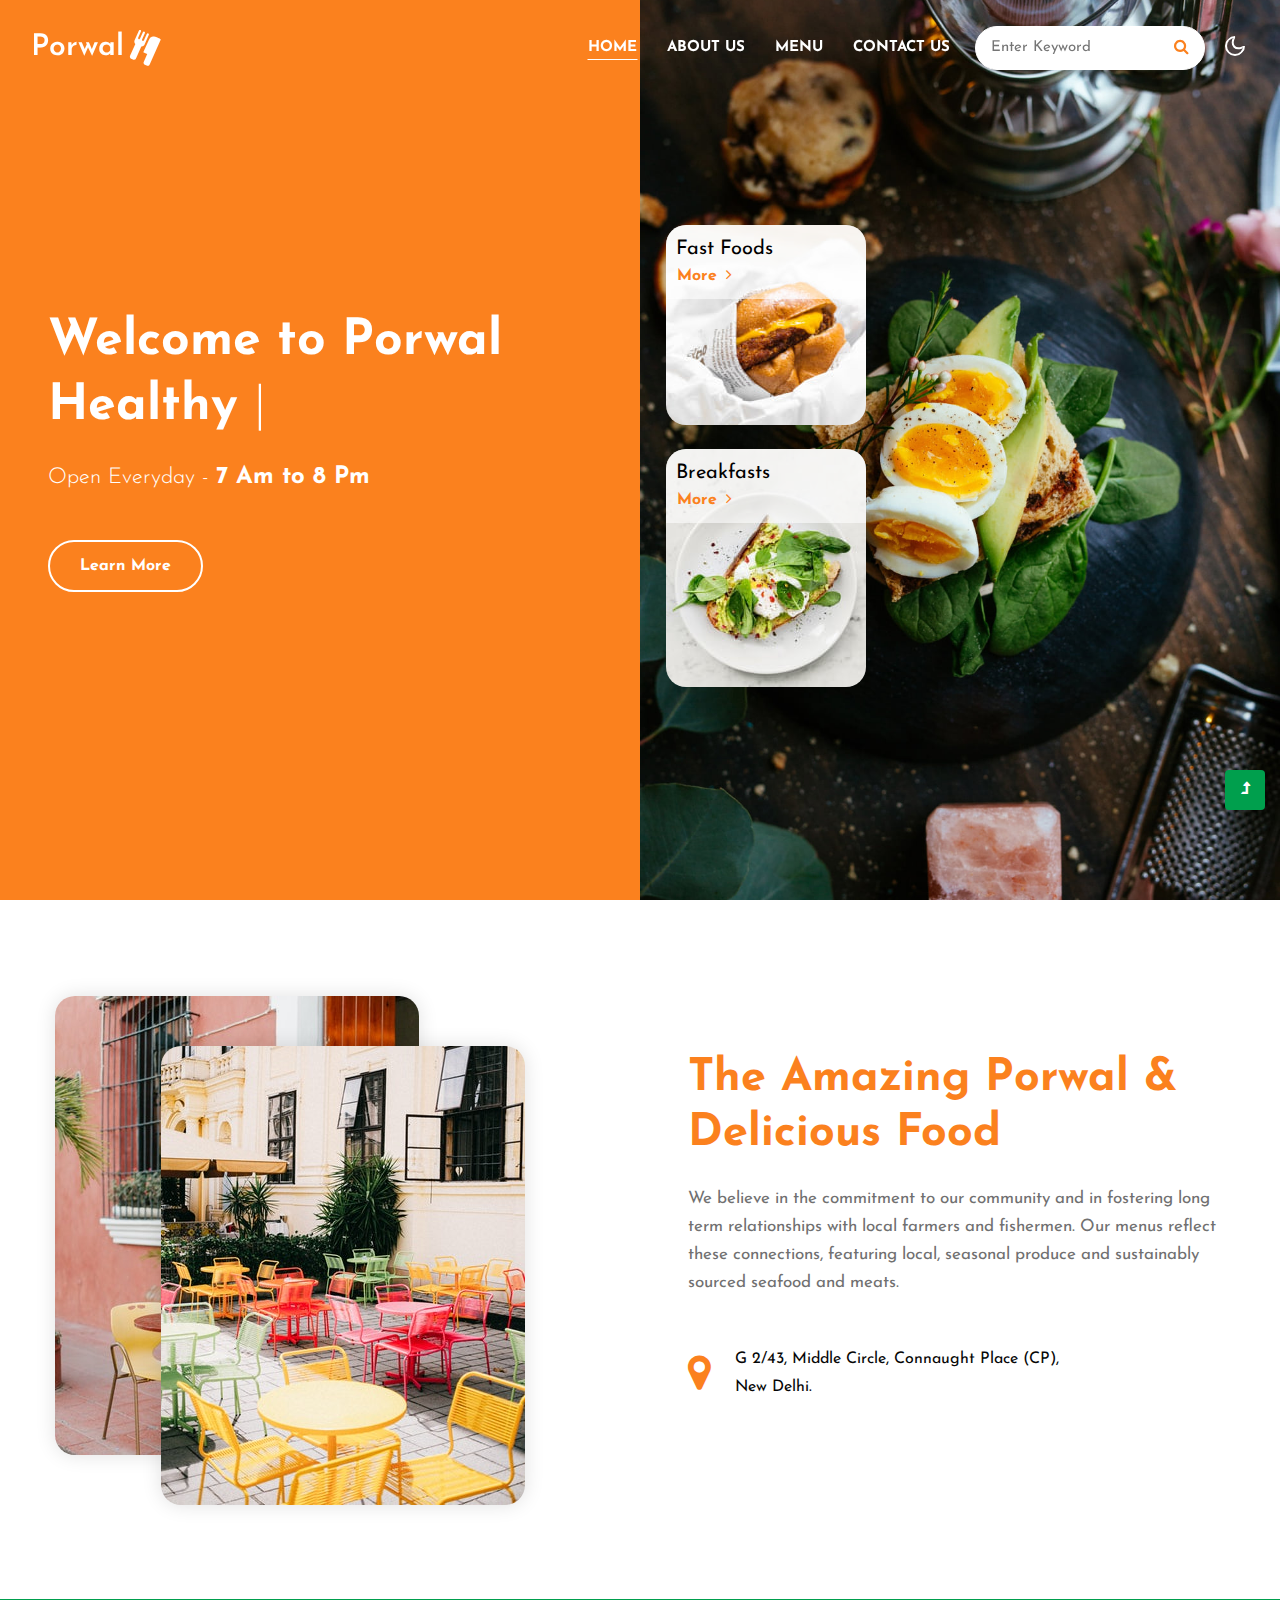
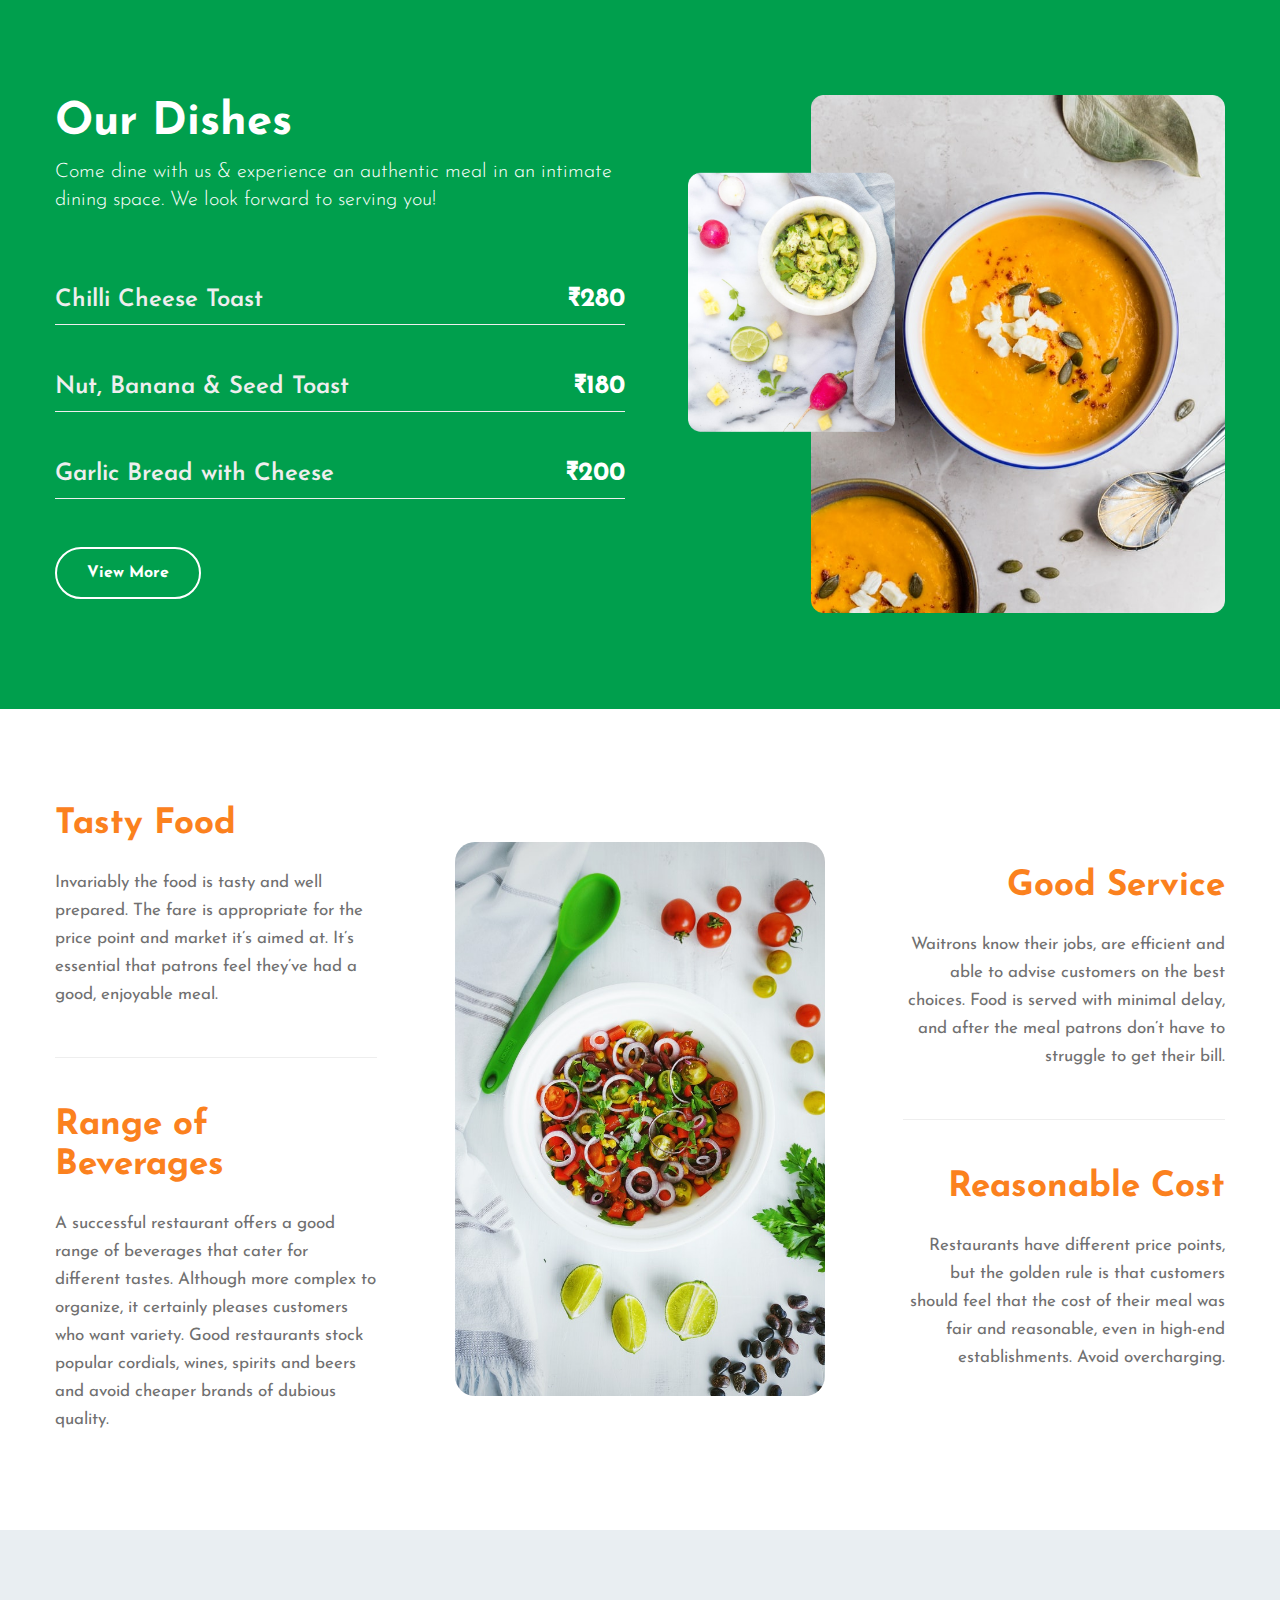
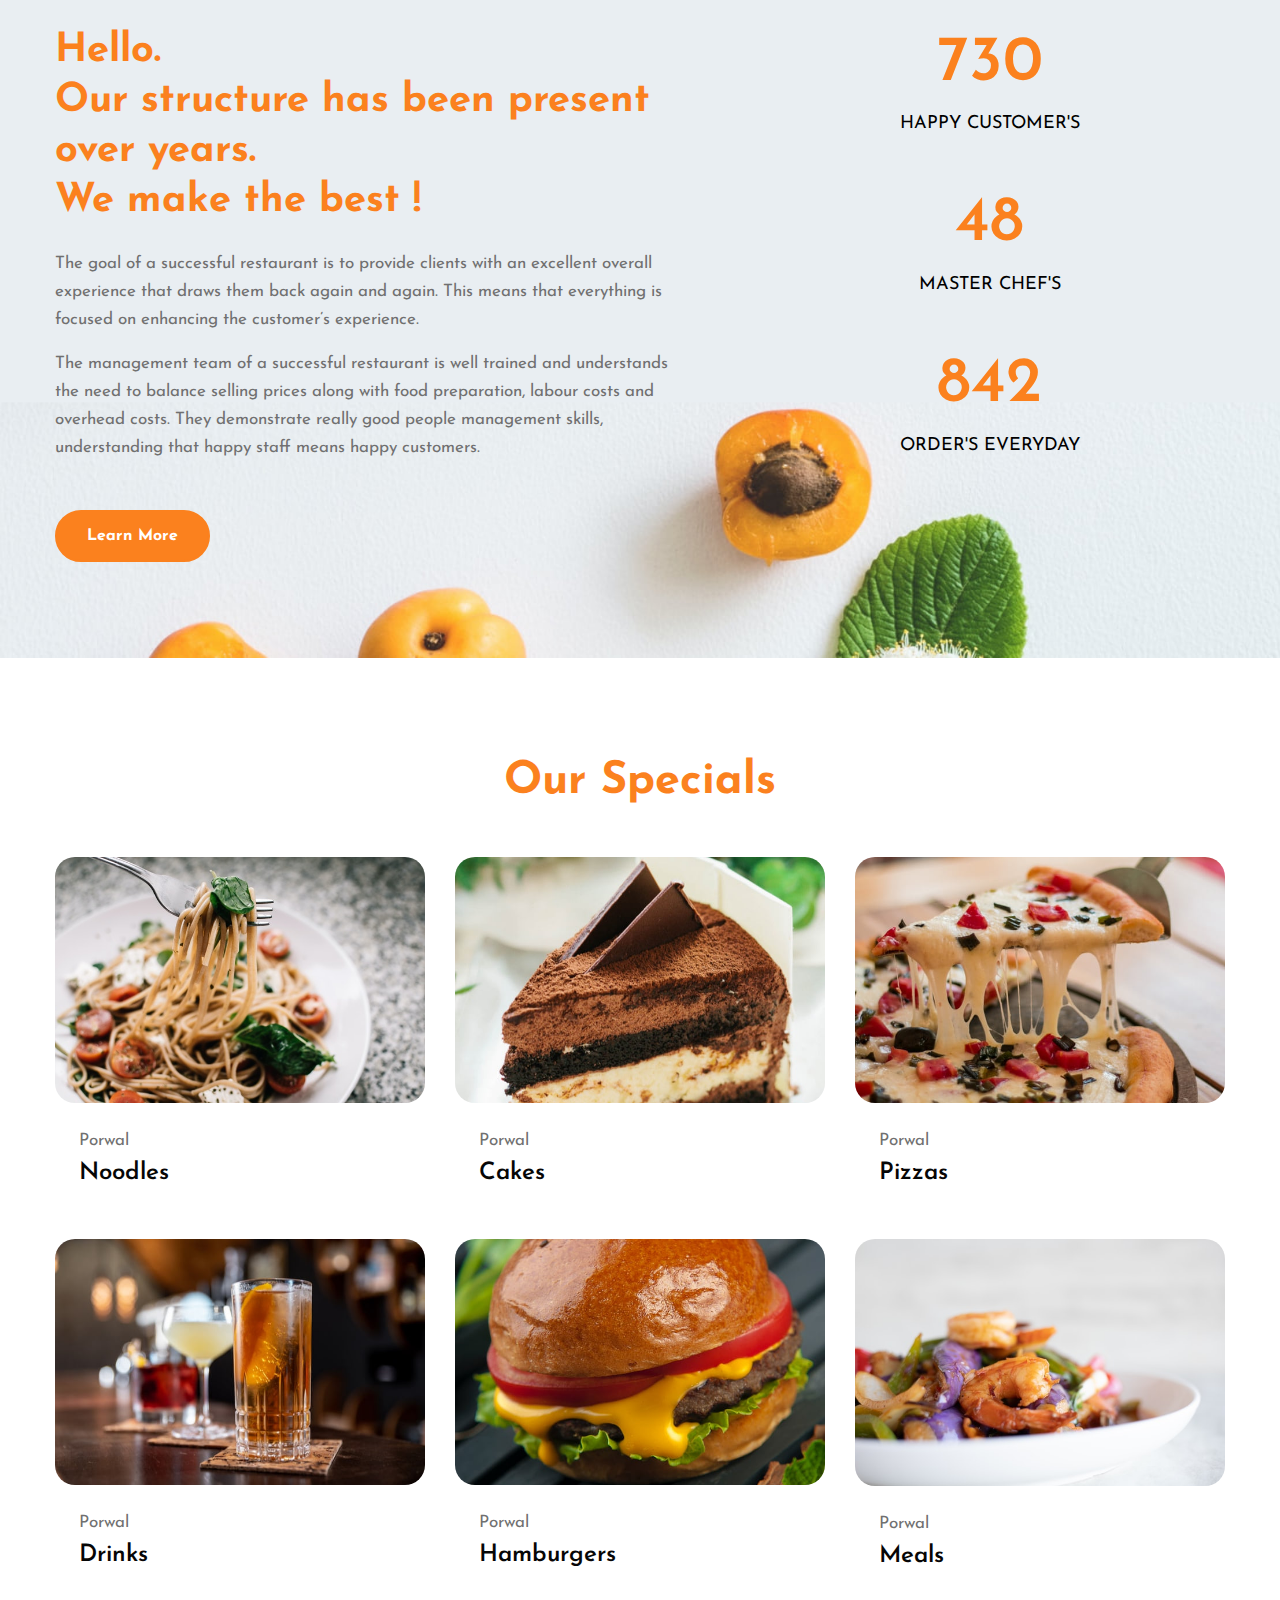
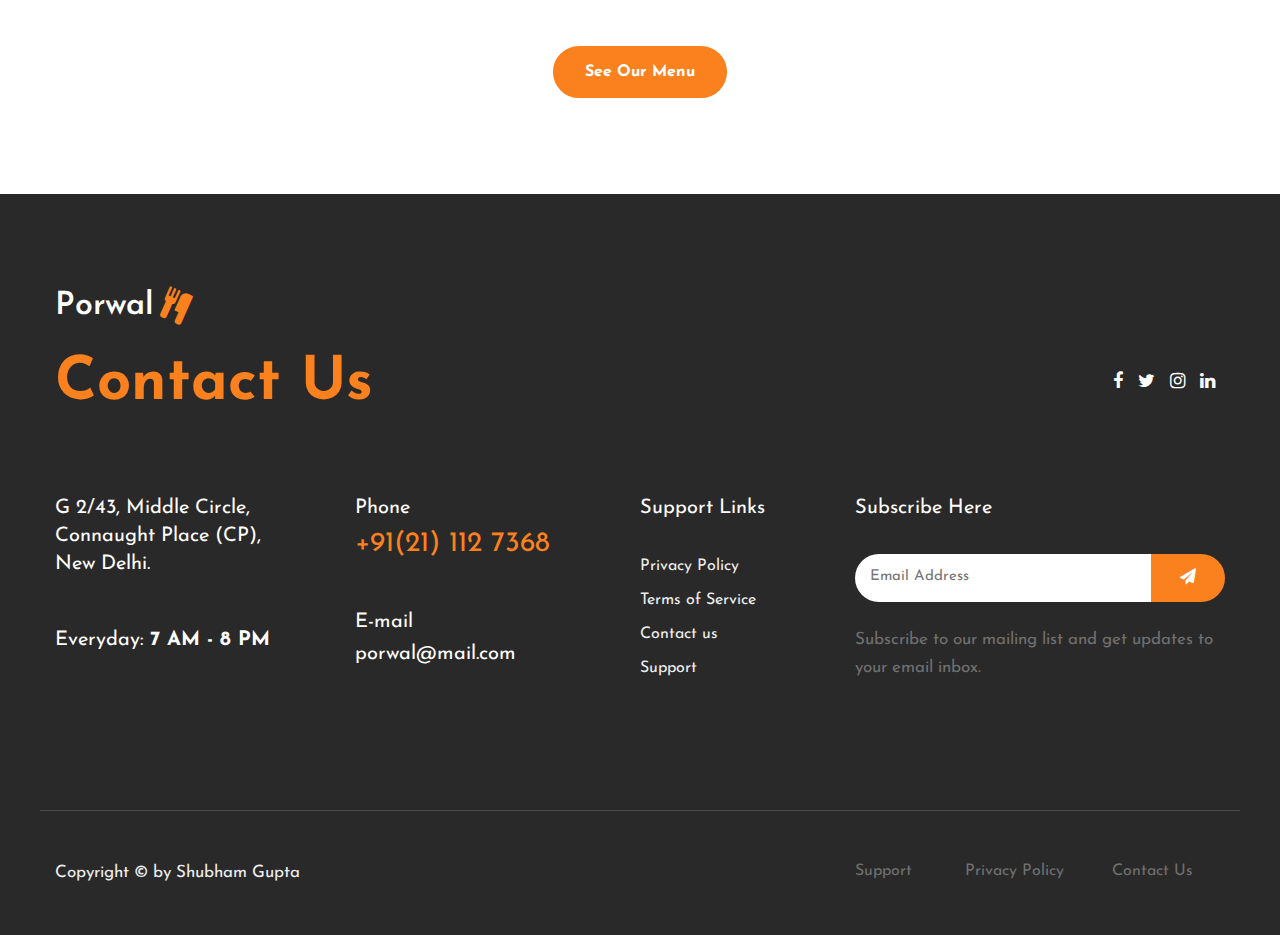
<file: index.html>
<!doctype html>
<html lang="en">

<head>
   
    <meta charset="utf-8">
    <meta name="viewport" content="width=device-width, initial-scale=1, shrink-to-fit=no">
    <title>Porwal - Restaurant Website</title>
   
    <link href="//fonts.googleapis.com/css2?family=Josefin+Sans:wght@100;200;300;400;500;600;700&display=swap"
        rel="stylesheet">
   
    <link rel="stylesheet" href="assets/css/style-starter.css">
</head>

<body>
   
    <header id="site-header" class="fixed-top">
        <div class="container-fluid">
            <nav class="navbar navbar-expand-lg stroke">
                <h1>
                    <a class="navbar-brand d-flex align-items-center" href="index.html">
                        Porwal <i class="fa fa-cutlery ml-2" aria-hidden="true"></i></a>
                </h1>
               
                <button class="navbar-toggler  collapsed bg-gradient" type="button" data-toggle="collapse"
                    data-target="#navbarTogglerDemo02" aria-controls="navbarTogglerDemo02" aria-expanded="false"
                    aria-label="Toggle navigation">
                    <span class="navbar-toggler-icon fa icon-expand fa-bars"></span>
                    <span class="navbar-toggler-icon fa icon-close fa-times"></span>
                </button>

                <div class="collapse navbar-collapse" id="navbarTogglerDemo02">
                    <ul class="navbar-nav ml-lg-auto">
                        <li class="nav-item active">
                            <a class="nav-link" href="index.html">Home <span class="sr-only">(current)</span></a>
                        </li>
                        <li class="nav-item">
                            <a class="nav-link" href="about.html">About Us</a>
                        </li>
                        <li class="nav-item">
                            <a class="nav-link" href="menu.html">Menu</a>
                        </li>
                        <li class="nav-item">
                            <a class="nav-link" href="contact.html">Contact Us</a>
                        </li>
                       
                        <div class="search-right">
                            <form action="#search" method="GET" class="search-box position-relative">
                                <div class="input-search">
                                    <input type="search" placeholder="Enter Keyword" name="search" required="required"
                                        autofocus="" class="search-popup">
                                </div>
                                <button type="submit" class="btn search-btn"><i class="fa fa-search"
                                        aria-hidden="true"></i></button>
                            </form>
                        </div>
                        
                    </ul>
                </div>
               
                <div class="cont-ser-position">
                    <nav class="navigation">
                        <div class="theme-switch-wrapper">
                            <label class="theme-switch" for="checkbox">
                                <input type="checkbox" id="checkbox">
                                <div class="mode-container">
                                    <i class="gg-sun"></i>
                                    <i class="gg-moon"></i>
                                </div>
                            </label>
                        </div>
                    </nav>
                </div>
               
            </nav>
        </div>
    </header>
   
    <section class="w3l-banner">
        <div class="container-fluid">
            <div class="row">
                <div class="col-md-6 banner-left d-flex align-items-center pl-lg-5">
                    <div>
                        <h3 class="text-white mb-4">Welcome to Porwal <br>
                            Healthy <span class="type-js"><span class="text-js">Fresh Meals!</span></span></h3>
                        <p class="banner-text text-white">Open Everyday - <span>7 Am to 8 Pm</span>
                        </p>
                        <a class="btn btn-style-white btn-style-border mt-5" href="about.html">Learn More</a>
                    </div>
                </div>
                <div class="col-md-6 banner-right">
                    <div class="small-images">
                        <div class="ban-grid position-relative">
                            <img src="assets/images/ban4.jpg" class="img-responsive" alt="" />
                            <div class="img-ban-sec">
                                <h5>Fast Foods</h5>
                                <a href="menu.html" class="btn p-0">More <i class="fa fa-angle-right ml-1"
                                        aria-hidden="true"></i></a>
                            </div>
                        </div>
                        <div class="ban-grid position-relative mt-4">
                            <img src="assets/images/ban2.jpg" class="img-responsive" alt="" />
                            <div class="img-ban-sec">
                                <h5>Breakfasts</h5>
                                <a href="menu.html" class="btn p-0">More <i class="fa fa-angle-right ml-1"
                                        aria-hidden="true"></i></a>
                            </div>
                        </div>
                    </div>
                </div>
            </div>
        </div>
    </section>
   
    <section class="w3l-about-2 py-5">
        <div class="container py-md-5 py-4">
            <div class="row justify-content-between align-items-center pb-lg-5">
                <div class="col-lg-6 about-2-secs-right mb-lg-0 mb-5">
                    <div class="image-box inverse position-relative">
                        <div class="image-box__static">
                            <img src="assets/images/about2.jpg" alt="" width="364" height="459">
                        </div>
                        <div class="image-box__float">
                            <img src="assets/images/about1.jpg" alt="" width="364" height="459">
                        </div>
                    </div>
                </div>
                <div class="col-lg-6 about-2-secs-left pl-lg-5 mt-lg-0 mt-5">
                    <h3 class="title-style mb-3">The Amazing Porwal & <br>Delicious Food</h3>
                    <p class="mt-4">We believe in the commitment to our community and in fostering long term relationships with local farmers and fishermen. Our menus reflect these connections, featuring local, seasonal produce and sustainably sourced seafood and meats.</p>
                    <div class="address-sec d-flex align-items-center mt-5">
                        <i class="fa fa-map-marker mr-4" aria-hidden="true"></i>
                        <h6> G 2/43, Middle Circle, Connaught Place (CP), <br>New Delhi.</h6>
                    </div>
                </div>
            </div>
        </div>
    </section>
   
    <section class="w3l-recipes py-5">
        <div class="container py-md-5 py-4">
            <div class="row">
                <div class="col-lg-6 recipe-left mb-md-0 mb-5">
                    <div class="section-heading mb-sm-5 mb-4">
                        <h3 class="title-style mb-2 text-white">Our Dishes</h3>
                        <p class="lead text-white">
                            Come dine with us & experience an authentic meal in an intimate dining space. We look forward to serving you!
                        </p>
                    </div>
                    <div class="menu-sec mt-5 pt-md-4">
                        <div class="row border-dot no-gutters">
                            <div class="col-8 menu-item-name-home">
                                <h6>Chilli Cheese Toast</h6>
                            </div>
                            <div class="col-4 menu-item-price-home text-right">
                                <h6>&#8377;280</h6>
                            </div>
                        </div>
                    </div>
                    <div class="menu-sec mt-sm-5 mt-4">
                        <div class="row border-dot no-gutters">
                            <div class="col-8 menu-item-name-home">
                                <h6>Nut, Banana & Seed Toast</h6>
                            </div>
                            <div class="col-4 menu-item-price-home text-right">
                                <h6>&#8377;180</h6>
                            </div>
                        </div>
                    </div>
                    <div class="menu-sec mt-sm-5 mt-4">
                        <div class="row border-dot no-gutters">
                            <div class="col-8 menu-item-name-home">
                                <h6>Garlic Bread with Cheese </h6>
                            </div>
                            <div class="col-4 menu-item-price-home text-right">
                                <h6>&#8377;200</h6>
                            </div>
                        </div>
                    </div>
                    <a class="btn btn-style-white btn-style-border mt-5" href="about.html">View More</a>
                </div>
                <div class="col-lg-6 recipe-right pl-5">
                    <img src="assets/images/image1.png" alt="" class="img-fluid img-responsive" />
                </div>
            </div>
        </div>
    </section>
   
    <section class="w3l-homeblock7 py-5">
        <div class="container py-lg-5 py-md-3">
            <div class="row align-items-center">
                <div class="col-lg-4">
                    <div class="pr-5">
                        <h3 class="title-big">Tasty Food</h3>
                        <p class="mt-4">Invariably the food is tasty and well prepared. The fare is appropriate for the price point and market it’s aimed at. It’s essential that patrons feel they’ve had a good, enjoyable meal.</p>
                    </div>
                    <div class="pr-5 mt-lg-5 mt-4 sec-bor">
                        <h3 class="title-big pt-lg-5 pt-4">Range of Beverages</h3>
                        <p class="mt-4">A successful restaurant offers a good range of beverages that cater for different tastes. Although more complex to organize, it certainly pleases customers who want variety. Good restaurants stock popular cordials, wines, spirits and beers and avoid cheaper brands of dubious quality.</p>
                    </div>
                </div>
                <div class="col-lg-4 col-md-6 col-8 image-styling-sec mt-lg-0 mt-5">
                    <img src="assets/images/image2.jpg" alt="" class="img-fluid">
                </div>
                <div class="col-lg-4 col-md-6 mt-lg-0 mt-5 text-lg-right">
                    <div class="pl-lg-5">
                        <h3 class="title-big">Good Service</h3>
                        <p class="mt-4">Waitrons know their jobs, are efficient and able to advise customers on the best choices. Food is served with minimal delay, and after the meal patrons don’t have to struggle to get their bill.</p>
                    </div>
                    <div class="pl-lg-5 mt-lg-5 mt-4 sec-bor">
                        <h3 class="title-big pt-lg-5 pt-4">Reasonable Cost</h3>
                        <p class="mt-4">Restaurants have different price points, but the golden rule is that customers should feel that the cost of their meal was fair and reasonable, even in high-end establishments. Avoid overcharging.</p>
                    </div>
                </div>
            </div>
        </div>
    </section>
   
    <section class="w3-bottom-stats py-5">
        <div class="container py-md-5 py-4">
            <div class="row">
                <div class="col-md-7 pr-lg-5">
                    <h5 class="text-new mb-4">Hello. <br>Our structure has been present  over  years. <br>We
                        make
                        the best !
                    </h5>
                    <p class="mb-3">The goal of a successful restaurant is to provide clients with an excellent overall experience that draws them back again and again. This means that everything is focused on enhancing the customer’s experience.
                    </p>
                    <p>The management team of a successful restaurant is well trained and understands the need to balance selling prices along with food preparation, labour costs and overhead costs. They demonstrate really good people management skills, understanding that happy staff means happy customers.</p>
                    <a href="about.html" class="btn btn-style-white btn-style-primary mt-lg-5 mt-4">Learn More</a>
                </div>
                <div class="col-md-5 mt-md-0 mt-5">
                    <div class="counter text-center">
                        <div class="timer count-title count-number" data-to="6370" data-speed="1500"></div>
                        <p class="count-text mt-2">happy customer's</p>
                    </div>
                    <div class="counter text-center mt-5">
                        <div class="timer count-title count-number" data-to="421" data-speed="1500"></div>
                        <p class="count-text mt-2">master chef's</p>
                    </div>
                    <div class="counter text-center mt-5">
                        <div class="timer count-title count-number" data-to="7300" data-speed="1500"></div>
                        <p class="count-text mt-2">Order's Everyday</p>
                    </div>
                </div>
            </div>
        </div>
    </section>
    
    <section class="w3l-portfolio-8 py-5">
        <div class="portfolio-main py-md-5 py-4">
            <div class="container">
                <div class="row justify-content-center text-center">
                    <div class="col-md-8">
                        <div class="section-heading mb-sm-5 mb-4">
                            <h3 class="title-style mb-2">Our Specials</h3>
                            <p class="lead">
                                
                            </p>
                        </div>
                    </div>
                </div>
                <div class="row galler-top">
                    <div class="col-md-4 col-sm-6 protfolio-item hover14">
                        <a href="menu.html" data-lightbox="example-set" data-title="Branding Design">
                            <figure>
                                <img src="assets/images/g1.jpg" alt="product" class="img-fluid">
                                <div class="p-4">
                                    <p>Porwal</p>
                                    <a href="menu.html" class="mb-5 img-title">Noodles</a>
                                </div>
                            </figure>
                        </a>
                    </div>
                    <div class="col-md-4 col-sm-6 protfolio-item hover14 mt-sm-0 mt-4">
                        <a href="menu.html" data-lightbox="example-set" data-title="Gradient Website Development">
                            <figure>
                                <img src="assets/images/g2.jpg" alt="product" class="img-fluid">
                                <div class="p-4">
                                    <p>Porwal</p>
                                    <a href="menu.html" class="mb-5 img-title">Cakes</a>
                                </div>
                            </figure>
                        </a>
                    </div>
                    <div class="col-md-4 col-sm-6 protfolio-item hover14 mt-md-0 mt-4">
                        <a href="menu.html" data-lightbox="example-set" data-title="Design and Development">
                            <figure>
                                <img src="assets/images/g3.jpg" alt="product" class="img-fluid">
                                <div class="p-4">
                                    <p>Porwal</p>
                                    <a href="menu.html" class="mb-5 img-title">Pizzas</a>
                                </div>
                            </figure>
                        </a>
                    </div>
                    <div class="col-md-4 col-sm-6 protfolio-item hover14 mt-4">
                        <a href="menu.html" data-lightbox="example-set" data-title="Magazine Content Writing">
                            <figure>
                                <img src="assets/images/g4.jpg" alt="product" class="img-fluid">
                                <div class="p-4">
                                    <p>Porwal</p>
                                    <a href="menu.html" class="mb-5 img-title">Drinks</a>
                                </div>
                            </figure>
                        </a>
                    </div>
                    <div class="col-md-4 col-sm-6 protfolio-item hover14 mt-4">
                        <a href="menu.html" data-lightbox="example-set" data-title="Magazine Content Writing">
                            <figure>
                                <img src="assets/images/g5.jpg" alt="product" class="img-fluid">
                                <div class="p-4">
                                    <p>Porwal</p>
                                    <a href="menu.html" class="mb-5 img-title">Hamburgers</a>
                                </div>
                            </figure>
                        </a>
                    </div>
                    <div class="col-md-4 col-sm-6 protfolio-item hover14 mt-4">
                        <a href="menu.html" data-lightbox="example-set" data-title="Magazine Content Writing">
                            <figure>
                                <img src="assets/images/g6.jpg" alt="product" class="img-fluid">
                                <div class="p-4">
                                    <p>Porwal</p>
                                    <a href="menu.html" class="mb-5 img-title">Meals</a>
                                </div>
                            </figure>
                        </a>
                    </div>
                </div>
                <div class="text-center">
                    <a href="menu.html" class="btn btn-style-white btn-style-primary mt-lg-5 mt-2">See Our Menu</a>
                </div>
            </div>
        </div>
    </section>
  
    <footer class="w3l-footer-29-main">
        <div class="footer-29-w3l py-5">
            <div class="container pt-md-5 pt-4">
                <div class="w3l-footer-texthny-inf">
                    <h2>
                        <a class="d-flex align-items-center logo-2" href="index.html">
                            Porwal <i class="fa fa-cutlery ml-2" aria-hidden="true"></i></a>
                    </h2>
                    <div class="footer-list-cont d-flex align-items-center justify-content-between mt-md-5 mt-4 mb-5">
                        <h6 class="foot-sub-title">Contact Us</h6>

                        <div class="main-social-footer-29">
                            <a href="#facebook" class="facebook"><span class="fa fa-facebook"></span></a>
                            <a href="#twitter" class="twitter"><span class="fa fa-twitter"></span></a>
                            <a href="#instagram" class="instagram"><span class="fa fa-instagram"></span></a>
                            <a href="#linkedin" class="linkedin"><span class="fa fa-linkedin"></span></a>
                        </div>
                    </div>
                </div>
                <div class="row footer-top-29 mt-lg-5 mt-md-4 pt-md-5">
                    <div class="col-lg-3 col-sm-6">
                        <div class="address-grid">
                            <h5>G 2/43, Middle Circle, Connaught Place (CP), <br> New Delhi.</h5>
                            <h5 class="mt-sm-5 mt-4">Everyday: <span> 7 AM - 8 PM</span></h5>
                        </div>
                    </div>
                    <div class="col-lg-3 col-sm-6 mt-sm-0 mt-4">
                        <div class="address-grid">
                            <h5>Phone</h5>
                            <h5 class="phone-number-text mt-2"><a href="tel:+91(21) 234 4567">+91(21) 112 7368</a></h5>
                        </div>
                        <div class="address-grid mt-sm-5 mt-4">
                            <h5>E-mail</h5>
                            <h5 class="email-cont-text mt-1"> <a href="mailto:bistros@mail.com"
                                    class="mail">porwal@mail.com</a></h5>
                        </div>
                    </div>
                    <div class="col-lg-2 col-md-6 col-sm-5 footer-list-menu pl-lg-0 mt-lg-0 mt-sm-5 mt-4">
                        <div class="address-grid">
                            <h5 class="mb-4 pb-lg-2">Support Links</h5>
                            <ul>
                                <li><a href="#privacy">Privacy Policy</a></li>
                                <li><a href="#terms"> Terms of Service</a></li>
                                <li><a href="contact.html">Contact us</a></li>
                                <li><a href="#support"> Support</a></li>
                            </ul>
                        </div>
                    </div>
                    <div class="address-grid col-lg-4 col-md-6 col-sm-7 mt-lg-0 mt-sm-5 mt-4 w3l-footer-16-main">
                        <h5>Subscribe Here</h5>
                        <form action="#" class="subscribe d-flex mt-4 pt-lg-2 mb-4" method="post">
                            <input type="email" name="email" placeholder="Email Address" required="">
                            <button><span class="fa fa-paper-plane" aria-hidden="true"></span></button>
                        </form>
                        <p>Subscribe to our mailing list and get updates to your email inbox.</p>
                    </div>
                </div>
                <!-- copyright -->
                <div class="w3l-copyright mt-lg-5 mt-sm-4 pt-md-4 pt-3">
                    <div class="row bottom-copies pt-md-5 pt-4 mt-md-5 mt-4">
                        <p class="col-lg-8 copy-footer-29">Copyright &copy; by Shubham Gupta</p>

                        <div class="col-lg-4 footer-list-29 mt-lg-0 mt-md-4 mt-2">
                            <ul class="d-flex text-lg-right">
                                <li><a href="#support"> Support</a></li>
                                <li class="mx-lg-5 mx-md-4 mx-3"><a href="#privacy">Privacy Policy</a>
                                </li>
                                <li><a href="contact.html">Contact Us</a></li>
                            </ul>
                        </div>
                    </div>
                </div>
            </div>
        </div>
    </footer>
    <!-- //footer -->

    <!-- Js scripts -->
    <!-- move top -->
    <button onclick="topFunction()" id="movetop" title="Go to top">
        <span class="fa fa-level-up" aria-hidden="true"></span>
    </button>
    <script>
        // When the user scrolls down 20px from the top of the document, show the button
        window.onscroll = function () {
            scrollFunction()
        };

        function scrollFunction() {
            if (document.body.scrollTop > 20 || document.documentElement.scrollTop > 20) {
                document.getElementById("movetop").style.display = "block";
            } else {
                document.getElementById("movetop").style.display = "none";
            }
        }

        // When the user clicks on the button, scroll to the top of the document
        function topFunction() {
            document.body.scrollTop = 0;
            document.documentElement.scrollTop = 0;
        }
    </script>
    <!-- //move top -->

    <!-- common jquery plugin -->
    <script src="assets/js/jquery-3.3.1.min.js"></script>
    <!-- //common jquery plugin -->

    <!-- counter for stats -->
    <script src="assets/js/counter.js"></script>
    <!-- //counter for stats -->

    <!-- theme switch js (light and dark)-->
    <script src="assets/js/theme-change.js"></script>
    <script>
        function autoType(elementClass, typingSpeed) {
            var thhis = $(elementClass);
            thhis.css({
                "position": "relative",
                "display": "inline-block"
            });
            thhis.prepend('<div class="cursor" style="right: initial; left:0;"></div>');
            thhis = thhis.find(".text-js");
            var text = thhis.text().trim().split('');
            var amntOfChars = text.length;
            var newString = "";
            thhis.text("|");
            setTimeout(function () {
                thhis.css("opacity", 1);
                thhis.prev().removeAttr("style");
                thhis.text("");
                for (var i = 0; i < amntOfChars; i++) {
                    (function (i, char) {
                        setTimeout(function () {
                            newString += char;
                            thhis.text(newString);
                        }, i * typingSpeed);
                    })(i + 1, text[i]);
                }
            }, 1500);
        }

        $(document).ready(function () {
            // Now to start autoTyping just call the autoType function with the 
            // class of outer div
            // The second paramter is the speed between each letter is typed.   
            autoType(".type-js", 200);
        });
    </script>
    <!-- //theme switch js (light and dark)-->

    <!-- MENU-JS -->
    <script>
        $(window).on("scroll", function () {
            var scroll = $(window).scrollTop();

            if (scroll >= 80) {
                $("#site-header").addClass("nav-fixed");
            } else {
                $("#site-header").removeClass("nav-fixed");
            }
        });

        //Main navigation Active Class Add Remove
        $(".navbar-toggler").on("click", function () {
            $("header").toggleClass("active");
        });
        $(document).on("ready", function () {
            if ($(window).width() > 991) {
                $("header").removeClass("active");
            }
            $(window).on("resize", function () {
                if ($(window).width() > 991) {
                    $("header").removeClass("active");
                }
            });
        });
    </script>
    <!-- //MENU-JS -->

    <!-- disable body scroll which navbar is in active -->
    <script>
        $(function () {
            $('.navbar-toggler').click(function () {
                $('body').toggleClass('noscroll');
            })
        });
    </script>
    <!-- //disable body scroll which navbar is in active -->

    <!--bootstrap-->
    <script src="assets/js/bootstrap.min.js"></script>
    <!-- //bootstrap-->
    <!-- //Js scripts -->
</body>

</html>
</file>
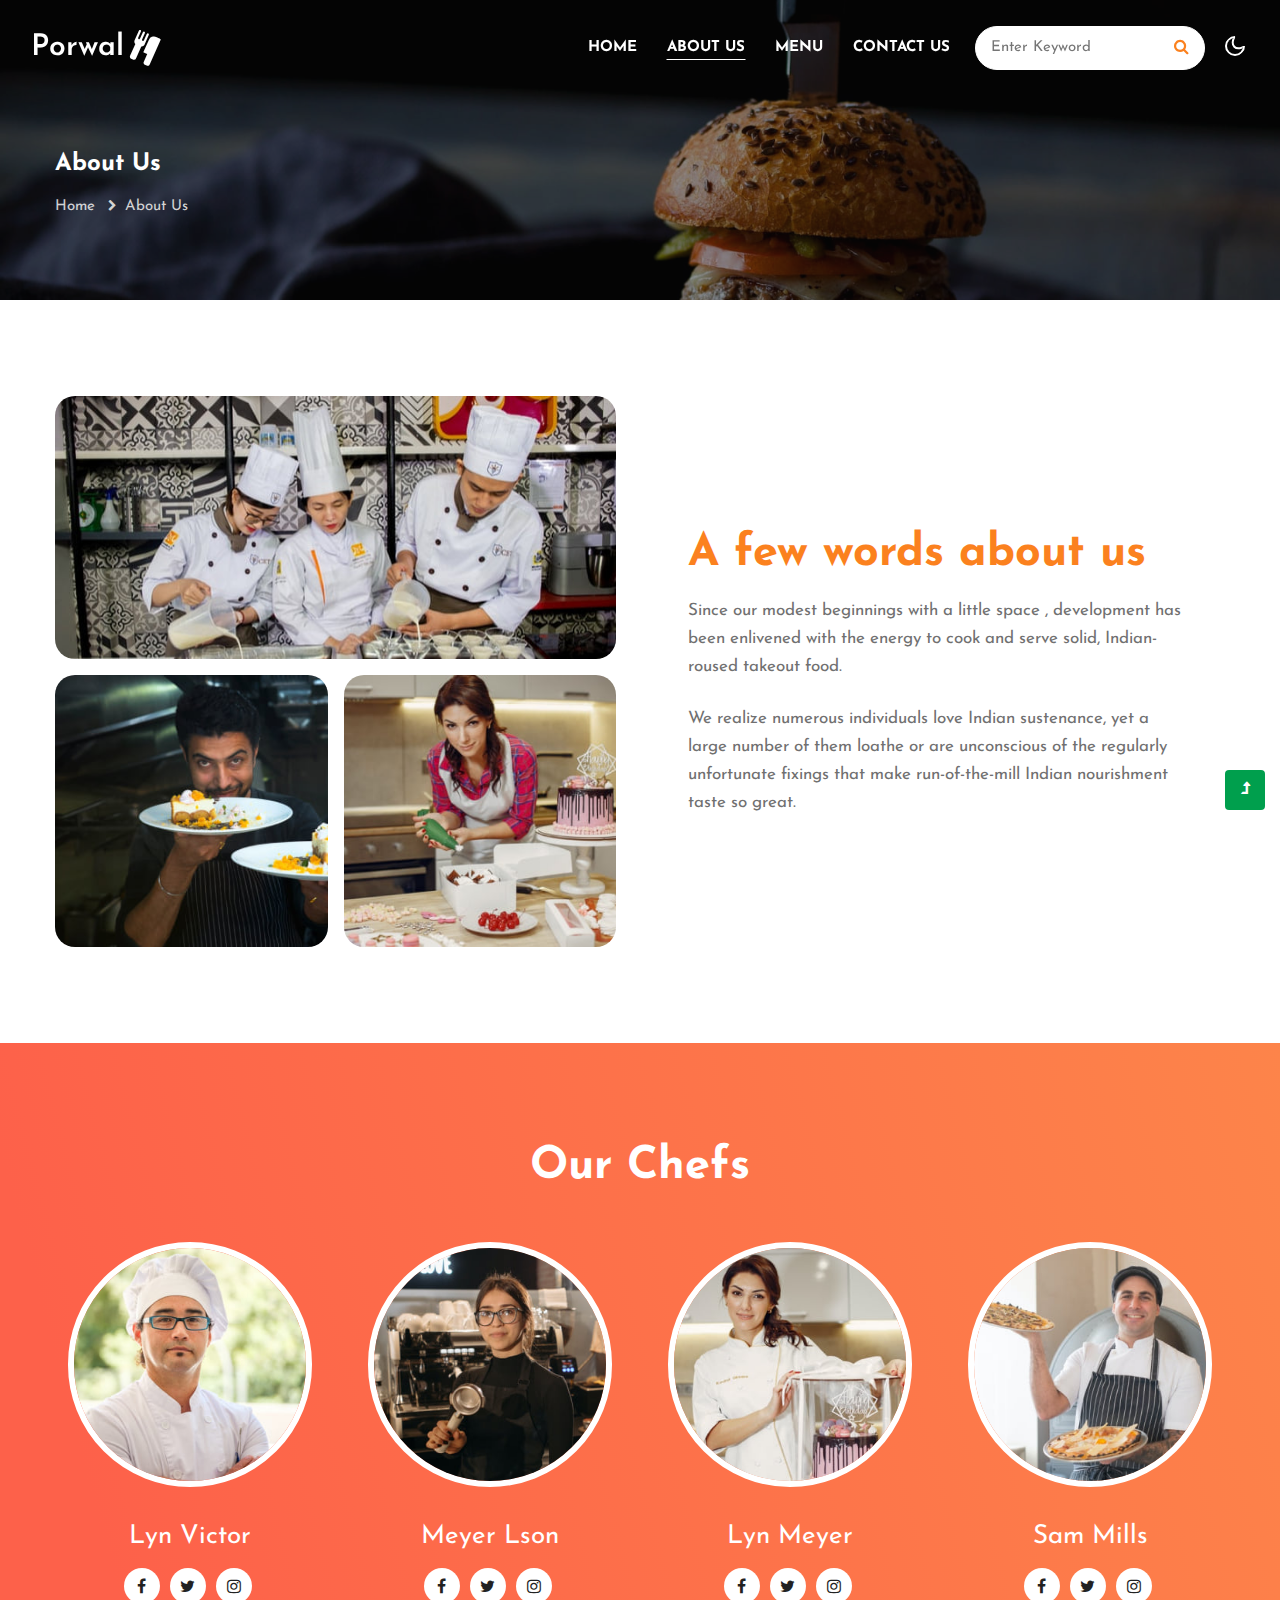
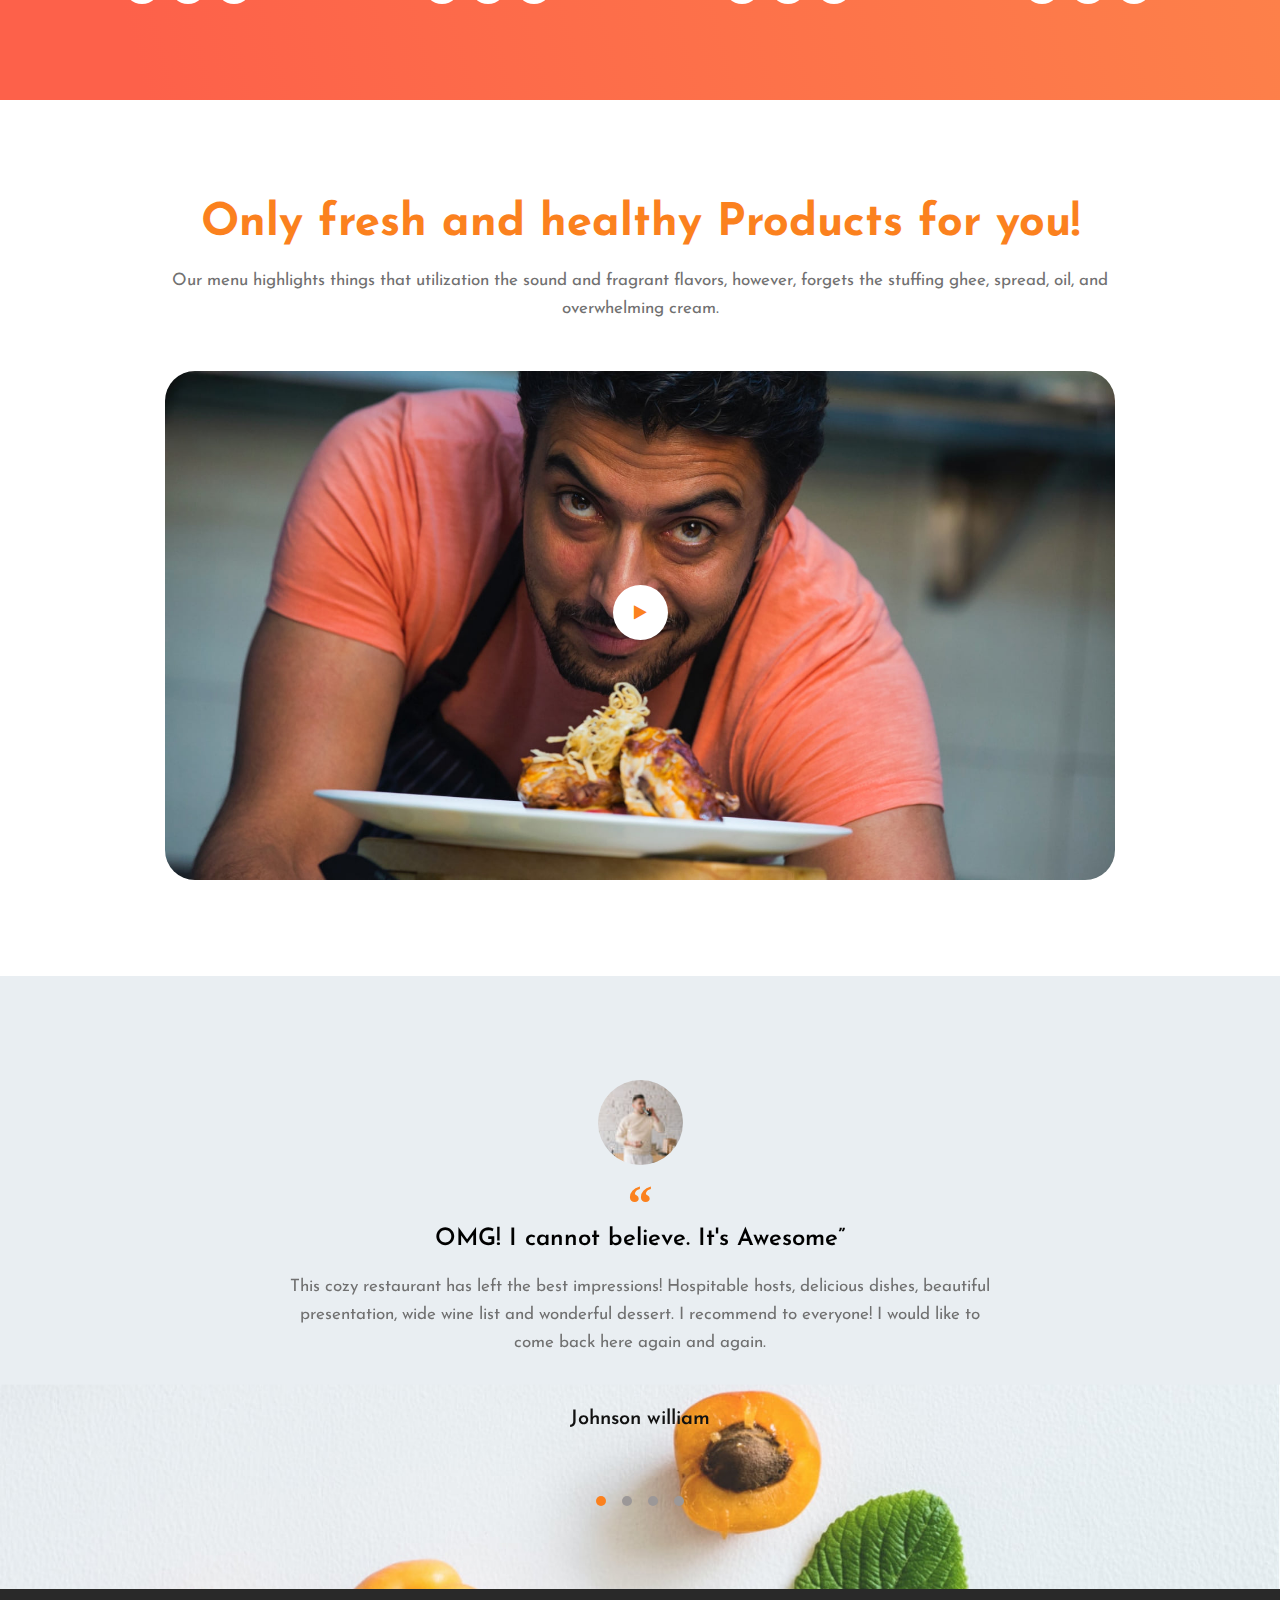
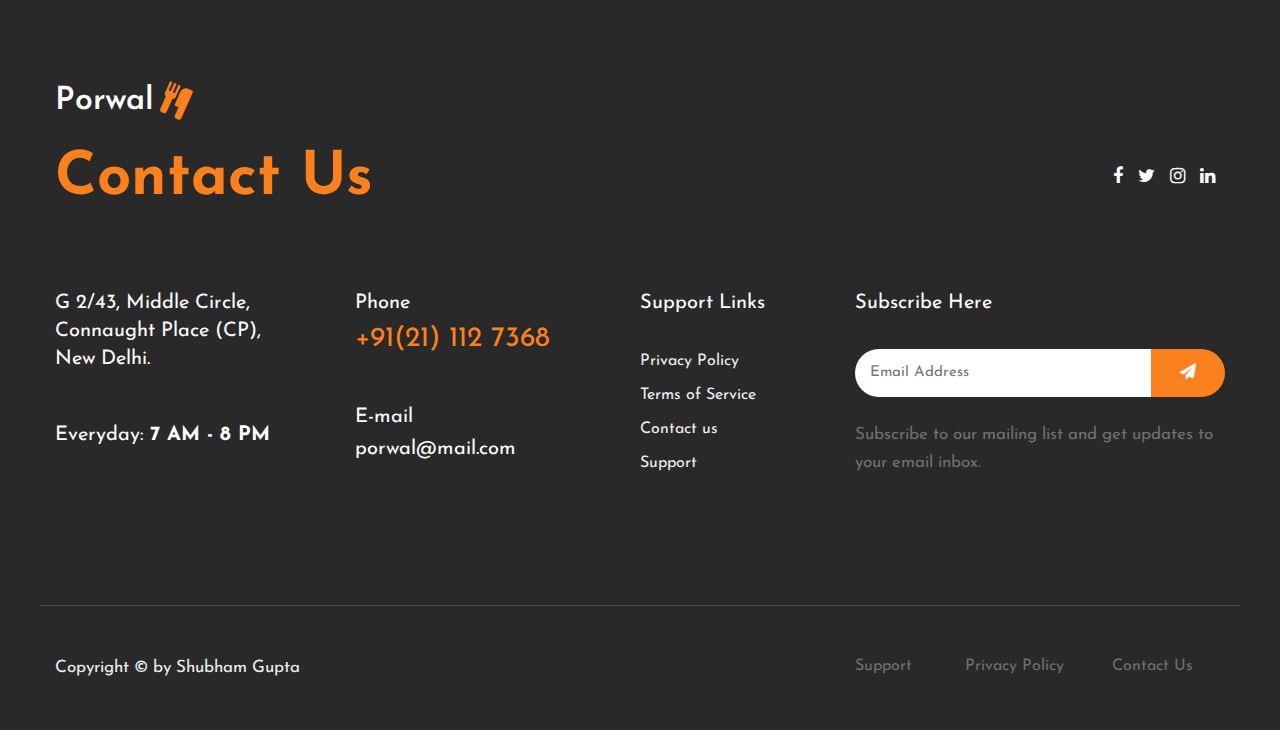
<file: about.html>
<!doctype html>
<html lang="en">

<head>
   
    <meta charset="utf-8">
    <meta name="viewport" content="width=device-width, initial-scale=1, shrink-to-fit=no">
    <title>Porwal - Restaurant Website</title>
    
    <link href="//fonts.googleapis.com/css2?family=Josefin+Sans:wght@100;200;300;400;500;600;700&display=swap"
        rel="stylesheet">

    <link rel="stylesheet" href="assets/css/style-starter.css">
</head>

<body>

    <header id="site-header" class="fixed-top">
        <div class="container-fluid">
            <nav class="navbar navbar-expand-lg stroke">
                <h1>
                    <a class="navbar-brand d-flex align-items-center" href="index.html">
                        Porwal <i class="fa fa-cutlery ml-2" aria-hidden="true"></i></a>
                </h1>
               
                <button class="navbar-toggler  collapsed bg-gradient" type="button" data-toggle="collapse"
                    data-target="#navbarTogglerDemo02" aria-controls="navbarTogglerDemo02" aria-expanded="false"
                    aria-label="Toggle navigation">
                    <span class="navbar-toggler-icon fa icon-expand fa-bars"></span>
                    <span class="navbar-toggler-icon fa icon-close fa-times"></span>
                </button>

                <div class="collapse navbar-collapse" id="navbarTogglerDemo02">
                    <ul class="navbar-nav ml-lg-auto">
                        <li class="nav-item">
                            <a class="nav-link" href="index.html">Home <span class="sr-only">(current)</span></a>
                        </li>
                        <li class="nav-item active">
                            <a class="nav-link" href="about.html">About Us</a>
                        </li>
                        <li class="nav-item">
                            <a class="nav-link" href="menu.html">Menu</a>
                        </li>
                        <li class="nav-item">
                            <a class="nav-link" href="contact.html">Contact Us</a>
                        </li>
                       
                        <div class="search-right">
                            <form action="#search" method="GET" class="search-box position-relative">
                                <div class="input-search">
                                    <input type="search" placeholder="Enter Keyword" name="search" required="required"
                                        autofocus="" class="search-popup">
                                </div>
                                <button type="submit" class="btn search-btn"><i class="fa fa-search"
                                        aria-hidden="true"></i></button>
                            </form>
                        </div>
                       
                    </ul>
                </div>
                
                <div class="cont-ser-position">
                    <nav class="navigation">
                        <div class="theme-switch-wrapper">
                            <label class="theme-switch" for="checkbox">
                                <input type="checkbox" id="checkbox">
                                <div class="mode-container">
                                    <i class="gg-sun"></i>
                                    <i class="gg-moon"></i>
                                </div>
                            </label>
                        </div>
                    </nav>
                </div>
               
            </nav>
        </div>
    </header>


    
    <div class="inner-banner">
        <section class="w3l-breadcrumb">
            <div class="container">
                <h4 class="inner-text-title font-weight-bold text-white mb-sm-3 mb-2">About Us</h4>
                <ul class="breadcrumbs-custom-path">
                    <li><a href="index.html">Home</a></li>
                    <li class="active"><span class="fa fa-chevron-right mx-2" aria-hidden="true"></span>About Us</li>
                </ul>
            </div>
        </section>
    </div>
   
    <section class="w3l-text-6 py-5" id="about">
        <div class="text-6-mian py-md-5 py-4">
            <div class="container">
                <div class="row top-cont-grid align-items-center">
                    <div class="col-lg-6 left-img pr-lg-4">
                        <img src="assets/images/about3.jpg" alt="" class="img-responsive img-fluid" />
                        <div class="row mt-3">
                            <div class="col-6 img-pad">
                                <img src="assets/images/about4.jpg" alt="" class="img-responsive img-fluid" />
                            </div>
                            <div class="col-6 img-pad-2">
                                <img src="assets/images/about5.jpg" alt="" class="img-responsive img-fluid" />
                            </div>
                        </div>
                    </div>
                    <div class="col-lg-6 text-6-info mb-lg-0 mb-4 pl-lg-5 pr-lg-5">
                        <h3 class="title-style mb-3">A few words about us</h3>
                        <p>Since our modest beginnings  with a little space , development has been enlivened with the energy to cook and serve solid, Indian-roused takeout food.</p>
                        <p class="mt-4">We realize numerous individuals love Indian sustenance, yet a large number of them loathe or are unconscious of the regularly unfortunate fixings that make run-of-the-mill Indian nourishment taste so great.</p>
                    </div>
                </div>
            </div>
        </div>
    </section>
  
    <section class="w3l-team-main" id="team">
        <div class="team py-5">
            <div class="container py-md-5 py-4">
                <h3 class="title-style text-white text-center">Our Chefs</h3>
                <div class="row team-row mt-md-5 mt-4">
                    <div class="col-lg-3 col-6 team-wrap">
                        <div class="team-member text-center">
                            <div class="team-img">
                                <img src="assets/images/team1.jpg" alt="" class="radius-image">
                            </div>
                            <a href="#url" class="team-title">Lyn Victor</a>
                            <div class="team-details text-center">
                                <div class="socials mt-20">
                                    <a href="#url">
                                        <span class="fa fa-facebook-f"></span>
                                    </a>
                                    <a href="#url">
                                        <span class="fa fa-twitter"></span>
                                    </a>
                                    <a href="#url">
                                        <span class="fa fa-instagram"></span>
                                    </a>
                                </div>
                            </div>
                        </div>
                    </div>
                   
                    <div class="col-lg-3 col-6 team-wrap">
                        <div class="team-member text-center">
                            <div class="team-img">
                                <img src="assets/images/team2.jpg" alt="" class="radius-image">
                            </div>
                            <a href="#url" class="team-title">Meyer Lson</a>
                            <div class="team-details text-center">
                                <div class="socials mt-20">
                                    <a href="#url">
                                        <span class="fa fa-facebook-f"></span>
                                    </a>
                                    <a href="#url">
                                        <span class="fa fa-twitter"></span>
                                    </a>
                                    <a href="#url">
                                        <span class="fa fa-instagram"></span>
                                    </a>
                                </div>
                            </div>
                        </div>
                    </div>
                    <!-- end team member -->
                    <div class="col-lg-3 col-6 team-wrap mt-lg-0 mt-5">
                        <div class="team-member last text-center">
                            <div class="team-img">
                                <img src="assets/images/team3.jpg" alt="" class="radius-image">
                            </div>
                            <a href="#url" class="team-title">Lyn Meyer</a>
                            <div class="team-details text-center">
                                <div class="socials mt-20">
                                    <a href="#url">
                                        <span class="fa fa-facebook-f"></span>
                                    </a>
                                    <a href="#url">
                                        <span class="fa fa-twitter"></span>
                                    </a>
                                    <a href="#url">
                                        <span class="fa fa-instagram"></span>
                                    </a>
                                </div>
                            </div>
                        </div>
                    </div>
                    <!-- end team member -->
                    <div class="col-lg-3 col-6 team-wrap mt-lg-0 mt-5">
                        <div class="team-member last text-center">
                            <div class="team-img">
                                <img src="assets/images/team4.jpg" alt="" class="radius-image">
                            </div>
                            <a href="#url" class="team-title">Sam Mills</a>
                            <div class="team-details text-center">
                                <div class="socials mt-20">
                                    <a href="#url">
                                        <span class="fa fa-facebook-f"></span>
                                    </a>
                                    <a href="#url">
                                        <span class="fa fa-twitter"></span>
                                    </a>
                                    <a href="#url">
                                        <span class="fa fa-instagram"></span>
                                    </a>
                                </div>
                            </div>
                        </div>
                    </div>
                  
                </div>
            </div>
        </div>
    </section>
   
    <section class="w3l-index5" id="about">
        <div class="new-block py-5">
            <div class="container py-lg-5">
                <div class="middle-section text-center">
                    <div class="section-width">
                        <h3 class="title-style">Only fresh and healthy Products for you!</h3>
                        <p class="mt-3">Our menu highlights things that utilization the sound and fragrant flavors, however, forgets the stuffing ghee, spread, oil, and overwhelming cream.</p>
                    </div>
                    <div class="history-info mt-5">
                        <div class="position-relative">
                            <img src="assets/images/image3.jpg" class="img-fluid radius-image video-popup-image"
                                alt="video-popup">

                            <a href="#small-dialog"
                                class="popup-with-zoom-anim play-view text-center position-absolute">
                                <span class="video-play-icon">
                                    <span class="fa fa-play"></span>
                                </span>
                            </a>

                           
                            <div id="small-dialog" class="zoom-anim-dialog mfp-hide">
                                <iframe src="https://player.vimeo.com/video/204689502" frameborder="0"
                                    allow="autoplay; fullscreen" allowfullscreen></iframe>
                            </div>
                        </div>
                    </div>

                   
                    <div id="small-dialog" class="zoom-anim-dialog mfp-hide">
                        <iframe src="https://player.vimeo.com/video/101587706" frameborder="0"
                            allow="autoplay; fullscreen" allowfullscreen></iframe>
                    </div>
                </div>
            </div>
        </div>
    </section>
   

   
    <section class="w3l-clients w3l-agency-test" id="testimonials">
        <div class="midd-w3 py-5">
            <div class="container py-lg-5 py-md-3">
                <div id="owl-agency" class="owl-carousel owl-theme py-2 mb-4 text-center">
                    <div class="item">
                        <div class="testimonial-content">
                            <div class="testimonial">
                                <a class="comment-img" href="#url"><img src="assets/images/testi1.jpg"
                                        class="img-responsive" alt="placeholder image"></a>
                                <blockquote>
                                    <q>OMG! I cannot believe. It's Awesome</q>
                                </blockquote>
                                <p>This cozy restaurant has left the best impressions! Hospitable hosts, delicious dishes, beautiful presentation, wide wine list and wonderful dessert. I recommend to everyone! I would like to come back here again and again.</p>
                                <div class="text-center mt-5">
                                    <div class="people-info align-self">
                                        <h3>Johnson william</h3>
                                    </div>
                                </div>
                            </div>
                        </div>
                    </div>
                    <div class="item">
                        <div class="testimonial-content">
                            <div class="testimonial">
                                <a class="comment-img" href="#url"><img src="assets/images/testi3.jpg"
                                        class="img-responsive" alt="placeholder image"></a>
                                <blockquote>
                                    <q>Simply the best. Better than all the rest.</q>
                                </blockquote>
                                <p>Its a great experience. The ambiance is very welcoming and charming. Amazing wines, food and service. Staff are extremely knowledgeable and make great recommendations.</p>
                                <div class="text-center mt-5">
                                    <div class="people-info align-self">
                                        <h3>Alexander sakura</h3>
                                    </div>
                                </div>
                            </div>
                        </div>
                    </div>
                    <div class="item">
                        <div class="testimonial-content">
                            <div class="testimonial">
                                <a class="comment-img" href="#url"><img src="assets/images/testi2.jpg"
                                        class="img-responsive" alt="placeholder image"></a>
                                <blockquote>
                                    <q>OMG! I cannot believe. It's Awesome</q>
                                </blockquote>
                                <p>We are so fortunate to have this place just a few minutes drive away from home. Food is stunning, both the tapas and downstairs restaurant. Cocktails wow, wine great and lovely selection of beers. Love this place and will continue to visit.</p>
                                <div class="text-center mt-5">
                                    <div class="people-info align-self">
                                        <h3>John wilson</h3>
                                    </div>
                                </div>
                            </div>
                        </div>
                    </div>
                    <div class="item">
                        <div class="testimonial-content">
                            <div class="testimonial">
                                <a class="comment-img" href="#url"><img src="assets/images/testi1.jpg"
                                        class="img-responsive" alt="placeholder image"></a>
                                <blockquote>
                                    <q>OMG! I cannot believe. It's Awesome</q>
                                </blockquote>
                                <p>This place is great! Atmosphere is chill and cool but the staff is also really friendly. They know what they’re doing and what they’re talking about, and you can tell making the customers happy is their main priority. Food is pretty good, some italian classics and some twists, and for their prices it s 100% worth it.</p>
                                <div class="text-center mt-5">
                                    <div class="people-info align-self">
                                        <h3>Julia sakura</h3>
                                    </div>
                                </div>
                            </div>
                        </div>
                    </div>
                </div>
            </div>
        </div>
    </section>
   

   
    <footer class="w3l-footer-29-main">
        <div class="footer-29-w3l py-5">
            <div class="container pt-md-5 pt-4">
                <div class="w3l-footer-texthny-inf">
                    <h2>
                        <a class="d-flex align-items-center logo-2" href="index.html">
                            Porwal <i class="fa fa-cutlery ml-2" aria-hidden="true"></i></a>
                    </h2>
                    <div class="footer-list-cont d-flex align-items-center justify-content-between mt-md-5 mt-4 mb-5">
                        <h6 class="foot-sub-title">Contact Us</h6>

                        <div class="main-social-footer-29">
                            <a href="#facebook" class="facebook"><span class="fa fa-facebook"></span></a>
                            <a href="#twitter" class="twitter"><span class="fa fa-twitter"></span></a>
                            <a href="#instagram" class="instagram"><span class="fa fa-instagram"></span></a>
                            <a href="#linkedin" class="linkedin"><span class="fa fa-linkedin"></span></a>
                        </div>
                    </div>
                </div>
                <div class="row footer-top-29 mt-lg-5 mt-md-4 pt-md-5">
                    <div class="col-lg-3 col-sm-6">
                        <div class="address-grid">
                            <h5> G 2/43, Middle Circle, Connaught Place (CP), <br>  New Delhi.</h5>
                            <h5 class="mt-sm-5 mt-4">Everyday: <span> 7 AM - 8 PM</span></h5>
                        </div>
                    </div>
                    <div class="col-lg-3 col-sm-6 mt-sm-0 mt-4">
                        <div class="address-grid">
                            <h5>Phone</h5>
                            <h5 class="phone-number-text mt-2"><a href="tel:+91(21) 234 4567">+91(21) 112 7368</a></h5>
                        </div>
                        <div class="address-grid mt-sm-5 mt-4">
                            <h5>E-mail</h5>
                            <h5 class="email-cont-text mt-1"> <a href="mailto:bistros@mail.com"
                                    class="mail">porwal@mail.com</a></h5>
                        </div>
                    </div>
                    <div class="col-lg-2 col-md-6 col-sm-5 footer-list-menu pl-lg-0 mt-lg-0 mt-sm-5 mt-4">
                        <div class="address-grid">
                            <h5 class="mb-4 pb-lg-2">Support Links</h5>
                            <ul>
                                <li><a href="#privacy">Privacy Policy</a></li>
                                <li><a href="#terms"> Terms of Service</a></li>
                                <li><a href="contact.html">Contact us</a></li>
                                <li><a href="#support"> Support</a></li>
                            </ul>
                        </div>
                    </div>
                    <div class="address-grid col-lg-4 col-md-6 col-sm-7 mt-lg-0 mt-sm-5 mt-4 w3l-footer-16-main">
                        <h5>Subscribe Here</h5>
                        <form action="#" class="subscribe d-flex mt-4 pt-lg-2 mb-4" method="post">
                            <input type="email" name="email" placeholder="Email Address" required="">
                            <button><span class="fa fa-paper-plane" aria-hidden="true"></span></button>
                        </form>
                        <p>Subscribe to our mailing list and get updates to your email inbox.</p>
                    </div>
                </div>
               
                <div class="w3l-copyright mt-lg-5 mt-sm-4 pt-md-4 pt-3">
                    <div class="row bottom-copies pt-md-5 pt-4 mt-md-5 mt-4">
                        <p class="col-lg-8 copy-footer-29">Copyright &copy; by Shubham Gupta </p>

                        <div class="col-lg-4 footer-list-29 mt-lg-0 mt-md-4 mt-2">
                            <ul class="d-flex text-lg-right">
                                <li><a href="#support"> Support</a></li>
                                <li class="mx-lg-5 mx-md-4 mx-3"><a href="#privacy">Privacy Policy</a>
                                </li>
                                <li><a href="contact.html">Contact Us</a></li>
                            </ul>
                        </div>
                    </div>
                </div>
            </div>
        </div>
    </footer>
   
    <button onclick="topFunction()" id="movetop" title="Go to top">
        <span class="fa fa-level-up" aria-hidden="true"></span>
    </button>
    <script>
       
        window.onscroll = function () {
            scrollFunction()
        };

        function scrollFunction() {
            if (document.body.scrollTop > 20 || document.documentElement.scrollTop > 20) {
                document.getElementById("movetop").style.display = "block";
            } else {
                document.getElementById("movetop").style.display = "none";
            }
        }

    
        function topFunction() {
            document.body.scrollTop = 0;
            document.documentElement.scrollTop = 0;
        }
    </script>
   
    <script src="assets/js/jquery-3.3.1.min.js"></script>
   
    <script src="assets/js/owl.carousel.js"></script>
   
    <script>
        $(document).ready(function () {
            $("#owl-demo1").owlCarousel({
                loop: true,
                nav: false,
                margin: 50,
                responsiveClass: true,
                responsive: {
                    0: {
                        items: 1,
                        nav: false
                    },
                    736: {
                        items: 2,
                        nav: false
                    }
                }
            })
        })
    </script>
   
    <script>
        $(document).ready(function () {
            $("#owl-agency").owlCarousel({
                loop: true,
                nav: false,
                margin: 50,
                responsiveClass: true,
                responsive: {
                    0: {
                        items: 1,
                        nav: false
                    },
                    736: {
                        items: 1,
                        nav: false
                    }
                }
            })
        })
    </script>

    <script src="assets/js/jquery.magnific-popup.min.js"></script>
    <script>
        $(document).ready(function () {
            $('.popup-with-zoom-anim').magnificPopup({
                type: 'inline',

                fixedContentPos: false,
                fixedBgPos: true,

                overflowY: 'auto',

                closeBtnInside: true,
                preloader: false,

                midClick: true,
                removalDelay: 300,
                mainClass: 'my-mfp-zoom-in'
            });

            $('.popup-with-move-anim').magnificPopup({
                type: 'inline',

                fixedContentPos: false,
                fixedBgPos: true,

                overflowY: 'auto',

                closeBtnInside: true,
                preloader: false,

                midClick: true,
                removalDelay: 300,
                mainClass: 'my-mfp-slide-bottom'
            });
        });
    </script>
   
    <script src="assets/js/theme-change.js"></script>
    <script>
        function autoType(elementClass, typingSpeed) {
            var thhis = $(elementClass);
            thhis.css({
                "position": "relative",
                "display": "inline-block"
            });
            thhis.prepend('<div class="cursor" style="right: initial; left:0;"></div>');
            thhis = thhis.find(".text-js");
            var text = thhis.text().trim().split('');
            var amntOfChars = text.length;
            var newString = "";
            thhis.text("|");
            setTimeout(function () {
                thhis.css("opacity", 1);
                thhis.prev().removeAttr("style");
                thhis.text("");
                for (var i = 0; i < amntOfChars; i++) {
                    (function (i, char) {
                        setTimeout(function () {
                            newString += char;
                            thhis.text(newString);
                        }, i * typingSpeed);
                    })(i + 1, text[i]);
                }
            }, 1500);
        }

        $(document).ready(function () {
          
            autoType(".type-js", 200);
        });
    </script>
  
    <script>
        $(window).on("scroll", function () {
            var scroll = $(window).scrollTop();

            if (scroll >= 80) {
                $("#site-header").addClass("nav-fixed");
            } else {
                $("#site-header").removeClass("nav-fixed");
            }
        });

       
        $(".navbar-toggler").on("click", function () {
            $("header").toggleClass("active");
        });
        $(document).on("ready", function () {
            if ($(window).width() > 991) {
                $("header").removeClass("active");
            }
            $(window).on("resize", function () {
                if ($(window).width() > 991) {
                    $("header").removeClass("active");
                }
            });
        });
    </script>
   
    <script>
        $(function () {
            $('.navbar-toggler').click(function () {
                $('body').toggleClass('noscroll');
            })
        });
    </script>
  
    <script src="assets/js/bootstrap.min.js"></script>
  
</body>

</html>
</file>
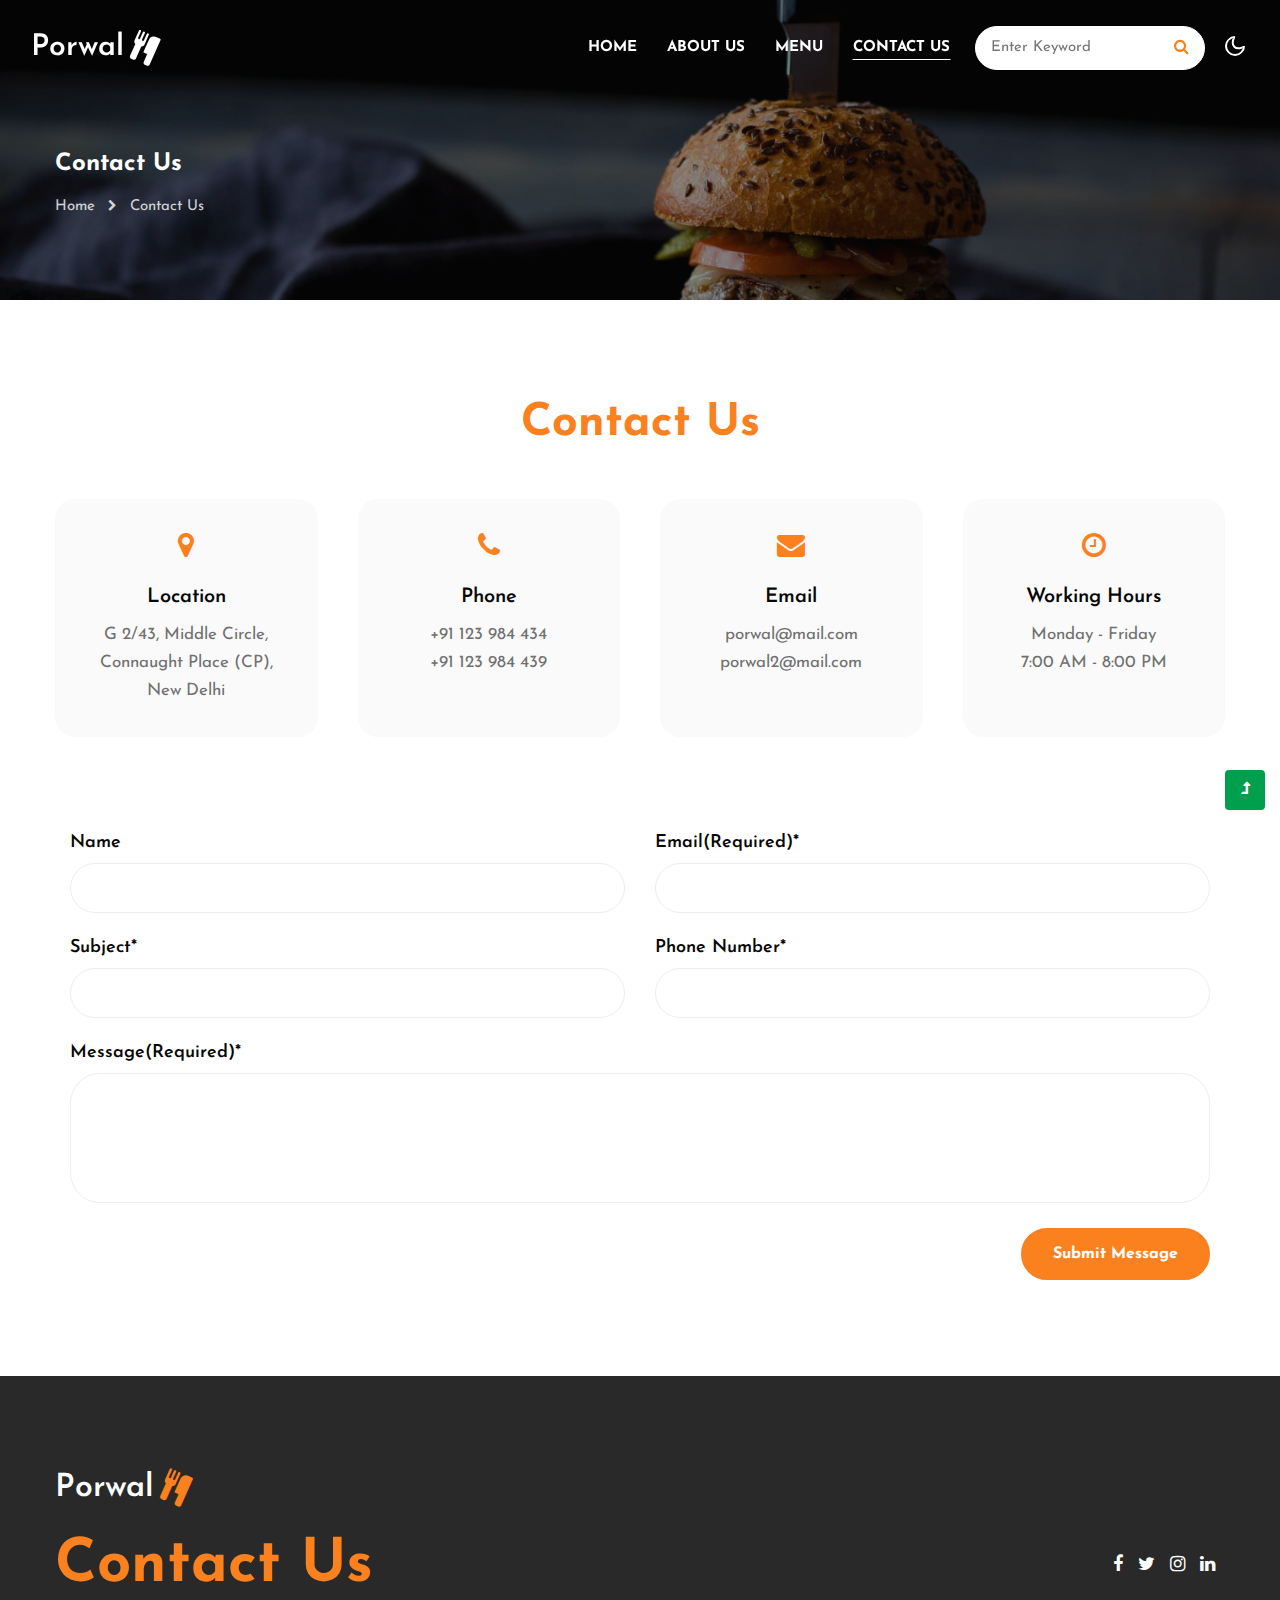
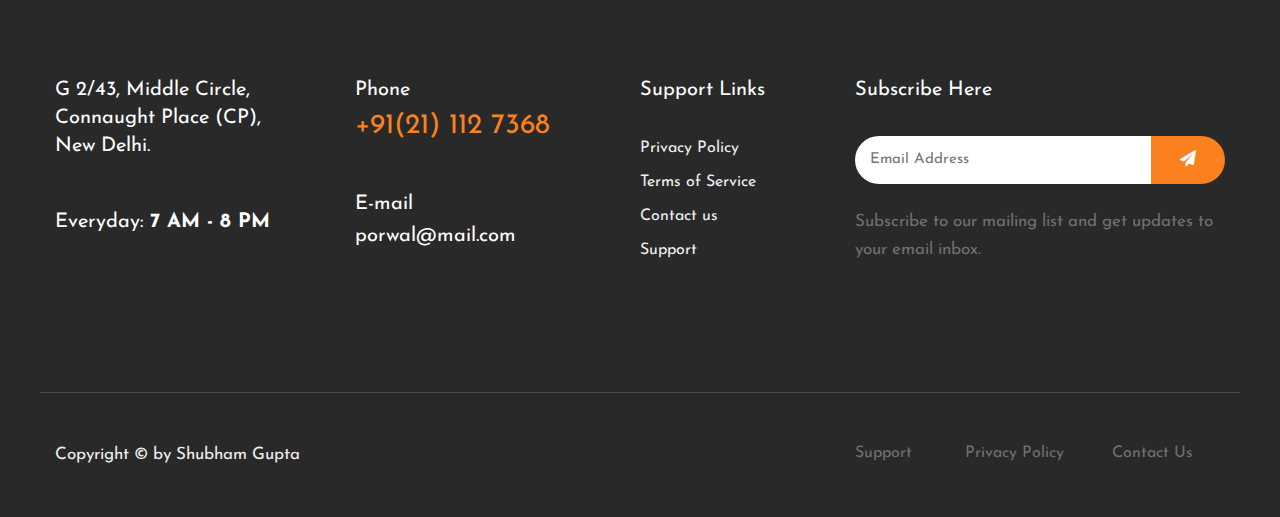
<file: contact.html>
<!doctype html>
<html lang="en">

<head>
   
    <meta charset="utf-8">
    <meta name="viewport" content="width=device-width, initial-scale=1, shrink-to-fit=no">
    <title>Porwal - Restaurant Website</title>
   
    <link href="//fonts.googleapis.com/css2?family=Josefin+Sans:wght@100;200;300;400;500;600;700&display=swap"
        rel="stylesheet">
  
    <link rel="stylesheet" href="assets/css/style-starter.css">
</head>

<body>
   
    <header id="site-header" class="fixed-top">
        <div class="container-fluid">
            <nav class="navbar navbar-expand-lg stroke">
                <h1>
                    <a class="navbar-brand d-flex align-items-center" href="index.html">
                        Porwal <i class="fa fa-cutlery ml-2" aria-hidden="true"></i></a>
                </h1>
               
                <button class="navbar-toggler  collapsed bg-gradient" type="button" data-toggle="collapse"
                    data-target="#navbarTogglerDemo02" aria-controls="navbarTogglerDemo02" aria-expanded="false"
                    aria-label="Toggle navigation">
                    <span class="navbar-toggler-icon fa icon-expand fa-bars"></span>
                    <span class="navbar-toggler-icon fa icon-close fa-times"></span>
                </button>

                <div class="collapse navbar-collapse" id="navbarTogglerDemo02">
                    <ul class="navbar-nav ml-lg-auto">
                        <li class="nav-item">
                            <a class="nav-link" href="index.html">Home <span class="sr-only">(current)</span></a>
                        </li>
                        <li class="nav-item">
                            <a class="nav-link" href="about.html">About Us</a>
                        </li>
                        <li class="nav-item">
                            <a class="nav-link" href="menu.html">Menu</a>
                        </li>
                        <li class="nav-item active">
                            <a class="nav-link" href="contact.html">Contact Us</a>
                        </li>
                       
                        <div class="search-right">
                            <form action="#search" method="GET" class="search-box position-relative">
                                <div class="input-search">
                                    <input type="search" placeholder="Enter Keyword" name="search" required="required"
                                        autofocus="" class="search-popup">
                                </div>
                                <button type="submit" class="btn search-btn"><i class="fa fa-search"
                                        aria-hidden="true"></i></button>
                            </form>
                        </div>
                       
                    </ul>
                </div>
               
                <div class="cont-ser-position">
                    <nav class="navigation">
                        <div class="theme-switch-wrapper">
                            <label class="theme-switch" for="checkbox">
                                <input type="checkbox" id="checkbox">
                                <div class="mode-container">
                                    <i class="gg-sun"></i>
                                    <i class="gg-moon"></i>
                                </div>
                            </label>
                        </div>
                    </nav>
                </div>
               
            </nav>
        </div>
    </header>
    
    <div class="inner-banner">
        <section class="w3l-breadcrumb">
            <div class="container">
                <h4 class="inner-text-title font-weight-bold text-white mb-sm-3 mb-2">Contact Us</h4>
                <ul class="breadcrumbs-custom-path">
                    <li><a href="index.html">Home</a></li>
                    <li class="active"><span class="fa fa-chevron-right mx-2" aria-hidden="true"></span> Contact Us</li>
                </ul>
            </div>
        </section>
    </div>
    
    <section class="w3l-contact-11 py-5" id="contact">
        <div class="container py-md-5 py-5">
            <div class="row justify-content-center text-center">
                <div class="col-md-8">
                    <div class="section-heading mb-sm-5 mb-4">
                        <h3 class="title-style mb-2">Contact Us</h3>
                        <p class="lead">
                        
                        </p>
                    </div>
                </div>
            </div>
            <div class="d-grid contact section-gap">
                <div class="contact-info-left d-grid text-center">
                    <div class="contact-info">
                        <span class="fa fa-map-marker" aria-hidden="true"></span>
                        <h4>Location</h4>
                        <p>G 2/43, Middle Circle, Connaught Place (CP), New Delhi</p>
                    </div>
                    <div class="contact-info">
                        <span class="fa fa-phone" aria-hidden="true"></span>
                        <h4>Phone</h4>
                        <p><a href="tel:+91 7834 857829">+91 123 984 434</a></p>
                        <p><a href="tel:+91 987 654 321">+91 123 984 439</a></p>
                    </div>
                    <div class="contact-info">
                        <span class="fa fa-envelope" aria-hidden="true"></span>
                        <h4>Email</h4>
                        <p><a href="mailto:porwal@mail.com" class="email">porwal@mail.com</a></p>
                        <p><a href="mailto:porwal2@mail.com" class="email">porwal2@mail.com</a></p>
                    </div>
                    <div class="contact-info">
                        <span class="fa fa-clock-o" aria-hidden="true"></span>
                        <h4>Working Hours</h4>
                        <p>Monday - Friday</p>
                        <p>7:00 AM - 8:00 PM</p>
                    </div>
                </div>
            </div>
            <div class="form-41-mian mt-5 pt-lg-5 pt-md-4">
                <div class="container">
                    <div class="form-inner-cont">
                        <form action="https://sendmail.w3layouts.com/submitForm" method="post" class="signin-form">
                            <div class="row align-form-map">
                                <div class="col-sm-6 form-input">
                                    <label for="w3lName">Name</label>
                                    <input type="text" name="w3lName" id="w3lName" placeholder="" />
                                </div>
                                <div class="col-sm-6 form-input">
                                    <label for="w3lSender">Email(Required)*</label>
                                    <input type="email" name="w3lSender" id="w3lSender" placeholder="" required="" />
                                </div>
                                <div class="col-sm-6 form-input">
                                    <label for="w3lSender">Subject*</label>
                                    <input type="text" name="w3lSubect" placeholder="" class="contact-input">
                                </div>
                                <div class="col-sm-6 form-input">
                                    <label for="w3lSender">Phone Number*</label>
                                    <input type="number" name="w3lPhone" placeholder="" class="contact-input">
                                </div>
                            </div>
                            <div class="form-input">
                                <label for="w3lMessage">Message(Required)*</label>
                                <textarea placeholder="" name="w3lMessage" id="w3lMessage" required=""></textarea>
                            </div>
                            <div class="submit text-right">
                                <button type="submit" class="btn btn-style-white btn-style-primary">Submit
                                    Message</button>
                            </div>
                        </form>
                    </div>
                  
                </div>
            </div>
        </div>
    </section>
   
    <footer class="w3l-footer-29-main">
        <div class="footer-29-w3l py-5">
            <div class="container pt-md-5 pt-4">
                <div class="w3l-footer-texthny-inf">
                    <h2>
                        <a class="d-flex align-items-center logo-2" href="index.html">
                            Porwal <i class="fa fa-cutlery ml-2" aria-hidden="true"></i></a>
                    </h2>
                    <div class="footer-list-cont d-flex align-items-center justify-content-between mt-md-5 mt-4 mb-5">
                        <h6 class="foot-sub-title">Contact Us</h6>

                        <div class="main-social-footer-29">
                            <a href="#facebook" class="facebook"><span class="fa fa-facebook"></span></a>
                            <a href="#twitter" class="twitter"><span class="fa fa-twitter"></span></a>
                            <a href="#instagram" class="instagram"><span class="fa fa-instagram"></span></a>
                            <a href="#linkedin" class="linkedin"><span class="fa fa-linkedin"></span></a>
                        </div>
                    </div>
                </div>
                <div class="row footer-top-29 mt-lg-5 mt-md-4 pt-md-5">
                    <div class="col-lg-3 col-sm-6">
                        <div class="address-grid">
                            <h5>G 2/43, Middle Circle, Connaught Place (CP), <br>  New Delhi.</h5>
                            <h5 class="mt-sm-5 mt-4">Everyday: <span> 7 AM - 8 PM</span></h5>
                        </div>
                    </div>
                    <div class="col-lg-3 col-sm-6 mt-sm-0 mt-4">
                        <div class="address-grid">
                            <h5>Phone</h5>
                            <h5 class="phone-number-text mt-2"><a href="tel:+91(21) 234 4567">+91(21) 112 7368</a></h5>
                        </div>
                        <div class="address-grid mt-sm-5 mt-4">
                            <h5>E-mail</h5>
                            <h5 class="email-cont-text mt-1"> <a href="mailto:bistros@mail.com"
                                    class="mail">porwal@mail.com</a></h5>
                        </div>
                    </div>
                    <div class="col-lg-2 col-md-6 col-sm-5 footer-list-menu pl-lg-0 mt-lg-0 mt-sm-5 mt-4">
                        <div class="address-grid">
                            <h5 class="mb-4 pb-lg-2">Support Links</h5>
                            <ul>
                                <li><a href="#privacy">Privacy Policy</a></li>
                                <li><a href="#terms"> Terms of Service</a></li>
                                <li><a href="contact.html">Contact us</a></li>
                                <li><a href="#support"> Support</a></li>
                            </ul>
                        </div>
                    </div>
                    <div class="address-grid col-lg-4 col-md-6 col-sm-7 mt-lg-0 mt-sm-5 mt-4 w3l-footer-16-main">
                        <h5>Subscribe Here</h5>
                        <form action="#" class="subscribe d-flex mt-4 pt-lg-2 mb-4" method="post">
                            <input type="email" name="email" placeholder="Email Address" required="">
                            <button><span class="fa fa-paper-plane" aria-hidden="true"></span></button>
                        </form>
                        <p>Subscribe to our mailing list and get updates to your email inbox.</p>
                    </div>
                </div>
            
                <div class="w3l-copyright mt-lg-5 mt-sm-4 pt-md-4 pt-3">
                    <div class="row bottom-copies pt-md-5 pt-4 mt-md-5 mt-4">
                        <p class="col-lg-8 copy-footer-29">Copyright &copy; by Shubham Gupta</p>

                        <div class="col-lg-4 footer-list-29 mt-lg-0 mt-md-4 mt-2">
                            <ul class="d-flex text-lg-right">
                                <li><a href="#support"> Support</a></li>
                                <li class="mx-lg-5 mx-md-4 mx-3"><a href="#privacy">Privacy Policy</a>
                                </li>
                                <li><a href="contact.html">Contact Us</a></li>
                            </ul>
                        </div>
                    </div>
                </div>
            </div>
        </div>
    </footer>
   
    <button onclick="topFunction()" id="movetop" title="Go to top">
        <span class="fa fa-level-up" aria-hidden="true"></span>
    </button>
    <script>
      
        window.onscroll = function () {
            scrollFunction()
        };

        function scrollFunction() {
            if (document.body.scrollTop > 20 || document.documentElement.scrollTop > 20) {
                document.getElementById("movetop").style.display = "block";
            } else {
                document.getElementById("movetop").style.display = "none";
            }
        }

       
        function topFunction() {
            document.body.scrollTop = 0;
            document.documentElement.scrollTop = 0;
        }
    </script>
  
    <script src="assets/js/jquery-3.3.1.min.js"></script>
   
    <script src="assets/js/theme-change.js"></script>
    <script>
        function autoType(elementClass, typingSpeed) {
            var thhis = $(elementClass);
            thhis.css({
                "position": "relative",
                "display": "inline-block"
            });
            thhis.prepend('<div class="cursor" style="right: initial; left:0;"></div>');
            thhis = thhis.find(".text-js");
            var text = thhis.text().trim().split('');
            var amntOfChars = text.length;
            var newString = "";
            thhis.text("|");
            setTimeout(function () {
                thhis.css("opacity", 1);
                thhis.prev().removeAttr("style");
                thhis.text("");
                for (var i = 0; i < amntOfChars; i++) {
                    (function (i, char) {
                        setTimeout(function () {
                            newString += char;
                            thhis.text(newString);
                        }, i * typingSpeed);
                    })(i + 1, text[i]);
                }
            }, 1500);
        }

        $(document).ready(function () {
             
            autoType(".type-js", 200);
        });
    </script>

    <script>
        $(window).on("scroll", function () {
            var scroll = $(window).scrollTop();

            if (scroll >= 80) {
                $("#site-header").addClass("nav-fixed");
            } else {
                $("#site-header").removeClass("nav-fixed");
            }
        });

      
        $(".navbar-toggler").on("click", function () {
            $("header").toggleClass("active");
        });
        $(document).on("ready", function () {
            if ($(window).width() > 991) {
                $("header").removeClass("active");
            }
            $(window).on("resize", function () {
                if ($(window).width() > 991) {
                    $("header").removeClass("active");
                }
            });
        });
    </script>
   
    <script>
        $(function () {
            $('.navbar-toggler').click(function () {
                $('body').toggleClass('noscroll');
            })
        });
    </script>
   
    <script src="assets/js/bootstrap.min.js"></script>
   
</body>

</html>
</file>
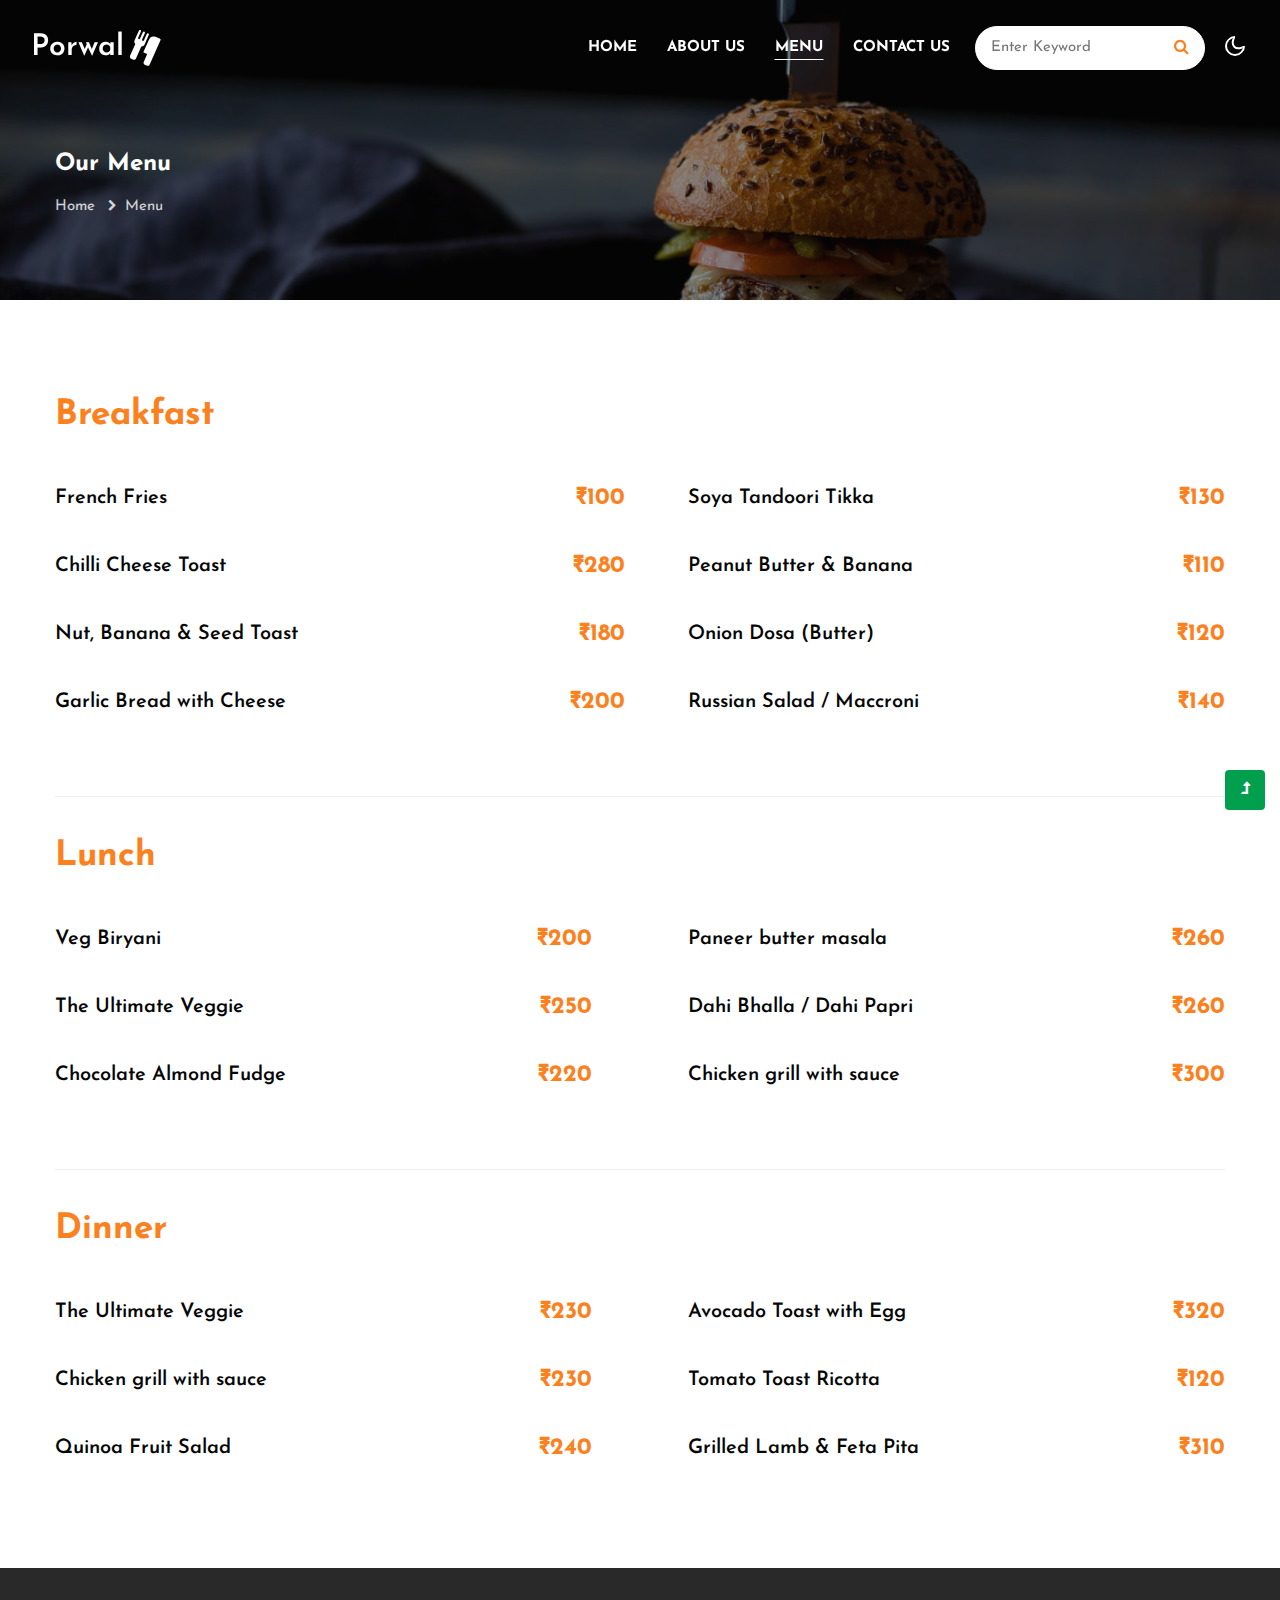
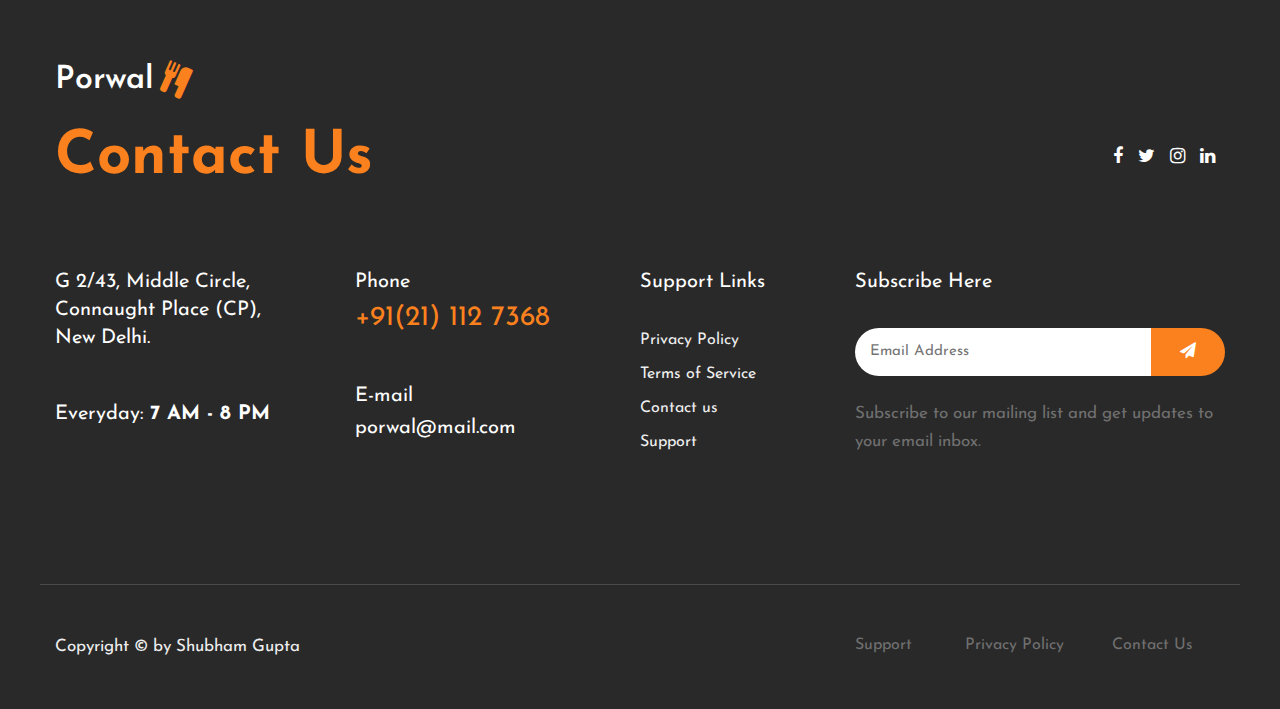
<file: menu.html>
<!doctype html>
<html lang="en">

<head>
   
    <meta charset="utf-8">
    <meta name="viewport" content="width=device-width, initial-scale=1, shrink-to-fit=no">
    <title>Porwal - Restaurant Website</title>
   
    <link href="//fonts.googleapis.com/css2?family=Josefin+Sans:wght@100;200;300;400;500;600;700&display=swap"
        rel="stylesheet">
   
    <link rel="stylesheet" href="assets/css/style-starter.css">
</head>

<body>
  
    <header id="site-header" class="fixed-top">
        <div class="container-fluid">
            <nav class="navbar navbar-expand-lg stroke">
                <h1>
                    <a class="navbar-brand d-flex align-items-center" href="index.html">
                        Porwal <i class="fa fa-cutlery ml-2" aria-hidden="true"></i></a>
                </h1>
               
                <button class="navbar-toggler  collapsed bg-gradient" type="button" data-toggle="collapse"
                    data-target="#navbarTogglerDemo02" aria-controls="navbarTogglerDemo02" aria-expanded="false"
                    aria-label="Toggle navigation">
                    <span class="navbar-toggler-icon fa icon-expand fa-bars"></span>
                    <span class="navbar-toggler-icon fa icon-close fa-times"></span>
                </button>

                <div class="collapse navbar-collapse" id="navbarTogglerDemo02">
                    <ul class="navbar-nav ml-lg-auto">
                        <li class="nav-item">
                            <a class="nav-link" href="index.html">Home <span class="sr-only">(current)</span></a>
                        </li>
                        <li class="nav-item">
                            <a class="nav-link" href="about.html">About Us</a>
                        </li>
                        <li class="nav-item active">
                            <a class="nav-link" href="menu.html">Menu</a>
                        </li>
                        <li class="nav-item">
                            <a class="nav-link" href="contact.html">Contact Us</a>
                        </li>
                       
                        <div class="search-right">
                            <form action="#search" method="GET" class="search-box position-relative">
                                <div class="input-search">
                                    <input type="search" placeholder="Enter Keyword" name="search" required="required"
                                        autofocus="" class="search-popup">
                                </div>
                                <button type="submit" class="btn search-btn"><i class="fa fa-search"
                                        aria-hidden="true"></i></button>
                            </form>
                        </div>
                       
                    </ul>
                </div>
              
                <div class="cont-ser-position">
                    <nav class="navigation">
                        <div class="theme-switch-wrapper">
                            <label class="theme-switch" for="checkbox">
                                <input type="checkbox" id="checkbox">
                                <div class="mode-container">
                                    <i class="gg-sun"></i>
                                    <i class="gg-moon"></i>
                                </div>
                            </label>
                        </div>
                    </nav>
                </div>
               
            </nav>
        </div>
    </header>
  
    <div class="inner-banner">
        <div class="w3l-breadcrumb">
            <div class="container">
                <h4 class="inner-text-title font-weight-bold text-white mb-sm-3 mb-2">Our Menu</h4>
                <ul class="breadcrumbs-custom-path">
                    <li><a href="index.html">Home</a></li>
                    <li class="active"><span class="fa fa-chevron-right mx-2" aria-hidden="true"></span>Menu</li>
                </ul>
            </div>
        </div>
    </div>
  
    <div class="menu-w3ls py-5" id="menu">
        <div class="container py-md-5 py-4">
            <h3 class="title-big mb-2">Breakfast</h3>
            <div class="row menu-body">
              
                <div class="col-lg-6 menu-section">
                   
                    <div class="menu-item">
                        <div class="row no-gutters">
                            <div class="col-9 menu-item-name">
                                <h6>French Fries</h6>
                            </div>
                            <div class="col-3 menu-item-price text-right">
                                <h6> &#8377;100</h6>
                            </div>
                        </div>
                        <div class="menu-item-description">
                            <p></p>
                        </div>
                    </div>
                   
                    <div class="menu-item">
                        <div class="row no-gutters">
                            <div class="col-9 menu-item-name">
                                <h6>Chilli Cheese Toast</h6>
                            </div>
                            <div class="col-3 menu-item-price text-right">
                                <h6>&#8377;280</h6>
                            </div>
                        </div>
                        <div class="menu-item-description">
                            <p></p>
                        </div>
                    </div>
                  
                    <div class="menu-item">
                        <div class="row no-gutters">
                            <div class="col-9 menu-item-name">
                                <h6>Nut, Banana & Seed Toast</h6>
                            </div>
                            <div class="col-3 menu-item-price text-right">
                                <h6>&#8377;180</h6>
                            </div>
                        </div>
                        <div class="menu-item-description">
                            <p></p>
                        </div>
                    </div>
                   
                    <div class="menu-item">
                        <div class="row no-gutters">
                            <div class="col-9 menu-item-name">
                                <h6>Garlic Bread with Cheese</h6>
                            </div>
                            <div class="col-3 menu-item-price text-right">
                                <h6>&#8377;200</h6>
                            </div>
                        </div>
                        <div class="menu-item-description">
                            <p></p>
                        </div>
                    </div>
                   
                </div>
               
                <div class="col-lg-6 menu-section pl-lg-5">
                   
                    <div class="menu-item">
                        <div class="row no-gutters">
                            <div class="col-9 menu-item-name">
                                <h6>Soya Tandoori Tikka</h6>
                            </div>
                            <div class="col-3 menu-item-price text-right">
                                <h6>&#8377;130</h6>
                            </div>
                        </div>
                        <div class="menu-item-description">
                            <p></p>
                        </div>
                    </div>
                   
                    <div class="menu-item">
                        <div class="row no-gutters">
                            <div class="col-9 menu-item-name">
                                <h6>Peanut Butter & Banana</h6>
                            </div>
                            <div class="col-3 menu-item-price text-right">
                                <h6>&#8377;110</h6>
                            </div>
                        </div>
                        <div class="menu-item-description">
                            <p></p>
                        </div>
                    </div>
                   
                    <div class="menu-item">
                        <div class="row no-gutters">
                            <div class="col-9 menu-item-name">
                                <h6>Onion Dosa (Butter)</h6>
                            </div>
                            <div class="col-3 menu-item-price text-right">
                                <h6>&#8377;120</h6>
                            </div>
                        </div>
                        <div class="menu-item-description">
                            <p></p>
                        </div>
                    </div>
                   
                    <div class="menu-item">
                        <div class="row no-gutters">
                            <div class="col-9 menu-item-name">
                                <h6>Russian Salad / Maccroni</h6>
                            </div>
                            <div class="col-3 menu-item-price text-right">
                                <h6>&#8377;140</h6>
                            </div>
                        </div>
                        <div class="menu-item-description">
                            <p></p>
                        </div>
                    </div>
                   
                </div>
                
            </div>

            <div class="another-sec">
                <h3 class="title-big mb-2">Lunch</h3>
                <div class="row menu-body">
                   
                    <div class="col-lg-6 menu-section pr-lg-5">
                        
                        <div class="menu-item">
                            <div class="row no-gutters">
                                <div class="col-9 menu-item-name">
                                    <h6> Veg Biryani</h6>
                                </div>
                                <div class="col-3 menu-item-price text-right">
                                    <h6> &#8377;200</h6>
                                </div>
                            </div>
                            <div class="menu-item-description">
                                <p></p>
                            </div>
                        </div>
                      
                        <div class="menu-item">
                            <div class="row no-gutters">
                                <div class="col-9 menu-item-name">
                                    <h6>The Ultimate Veggie</h6>
                                </div>
                                <div class="col-3 menu-item-price text-right">
                                    <h6> &#8377;250</h6>
                                </div>
                            </div>
                            <div class="menu-item-description">
                                <p></p>
                            </div>
                        </div>
                       
                        <div class="menu-item">
                            <div class="row no-gutters">
                                <div class="col-9 menu-item-name">
                                    <h6>Chocolate Almond Fudge</h6>
                                </div>
                                <div class="col-3 menu-item-price text-right">
                                    <h6> &#8377;220</h6>
                                </div>
                            </div>
                            <div class="menu-item-description">
                                <p></p>
                            </div>
                        </div> 
                    </div>
                   

                   
                    <div class="col-lg-6 menu-section pl-lg-5">
                       
                        <div class="menu-item">
                            <div class="row no-gutters">
                                <div class="col-9 menu-item-name">
                                    <h6> Paneer butter masala</h6>
                                </div>
                                <div class="col-3 menu-item-price text-right">
                                    <h6> &#8377;260</h6>
                                </div>
                            </div>
                            <div class="menu-item-description">
                                <p></p>
                            </div>
                        </div>
                       
                        <div class="menu-item">
                            <div class="row no-gutters">
                                <div class="col-9 menu-item-name">
                                    <h6>Dahi Bhalla / Dahi Papri</h6>
                                </div>
                                <div class="col-3 menu-item-price text-right">
                                    <h6> &#8377;260</h6>
                                </div>
                            </div>
                            <div class="menu-item-description">
                                <p></p>
                            </div>
                        </div>
                       
                        <div class="menu-item">
                            <div class="row no-gutters">
                                <div class="col-9 menu-item-name">
                                    <h6>Chicken grill with sauce</h6>
                                </div>
                                <div class="col-3 menu-item-price text-right">
                                    <h6> &#8377;300</h6>
                                </div>
                            </div>
                            <div class="menu-item-description">
                                <p></p>
                            </div>
                        </div>
                       
                    </div>
                   
                </div>
            </div>

            <div class="another-sec">
                <h3 class="title-big mb-2">Dinner</h3>
                <div class="row menu-body">
                  
                    <div class="col-lg-6 menu-section pr-lg-5">
                      
                        <div class="menu-item">
                            <div class="row no-gutters">
                                <div class="col-9 menu-item-name">
                                    <h6>The Ultimate Veggie</h6>
                                </div>
                                <div class="col-3 menu-item-price text-right">
                                    <h6> &#8377;230</h6>
                                </div>
                            </div>
                            <div class="menu-item-description">
                                <p></p>
                            </div>
                        </div>
                      
                        <div class="menu-item">
                            <div class="row no-gutters">
                                <div class="col-9 menu-item-name">
                                    <h6>Chicken grill with sauce</h6>
                                </div>
                                <div class="col-3 menu-item-price text-right">
                                    <h6> &#8377;230</h6>
                                </div>
                            </div>
                            <div class="menu-item-description">
                                <p></p>
                            </div>
                        </div>
                      
                        <div class="menu-item">
                            <div class="row no-gutters">
                                <div class="col-9 menu-item-name">
                                    <h6>Quinoa Fruit Salad</h6>
                                </div>
                                <div class="col-3 menu-item-price text-right">
                                    <h6> &#8377;240</h6>
                                </div>
                            </div>
                            <div class="menu-item-description">
                                <p></p>
                            </div>
                        </div>
                       
                    </div>
                   

                   
                    <div class="col-lg-6 menu-section pl-lg-5">
                       
                        <div class="menu-item">
                            <div class="row no-gutters">
                                <div class="col-9 menu-item-name">
                                    <h6>Avocado Toast with Egg</h6>
                                </div>
                                <div class="col-3 menu-item-price text-right">
                                    <h6> &#8377;320</h6>
                                </div>
                            </div>
                            <div class="menu-item-description">
                                <p></p>
                            </div>
                        </div>
                      
                        <div class="menu-item">
                            <div class="row no-gutters">
                                <div class="col-9 menu-item-name">
                                    <h6>Tomato Toast Ricotta</h6>
                                </div>
                                <div class="col-3 menu-item-price text-right">
                                    <h6> &#8377;120</h6>
                                </div>
                            </div>
                            <div class="menu-item-description">
                                <p></p>
                            </div>
                        </div>
                      
                        <div class="menu-item">
                            <div class="row no-gutters">
                                <div class="col-9 menu-item-name">
                                    <h6>Grilled Lamb & Feta Pita</h6>
                                </div>
                                <div class="col-3 menu-item-price text-right">
                                    <h6> &#8377;310</h6>
                                </div>
                            </div>
                            <div class="menu-item-description">
                                <p></p>
                            </div>
                        </div>
                        
                    </div>
                   
                </div>
            </div>
        </div>
    </div>
  
    <footer class="w3l-footer-29-main">
        <div class="footer-29-w3l py-5">
            <div class="container pt-md-5 pt-4">
                <div class="w3l-footer-texthny-inf">
                    <h2>
                        <a class="d-flex align-items-center logo-2" href="index.html">
                            Porwal <i class="fa fa-cutlery ml-2" aria-hidden="true"></i></a>
                    </h2>
                    <div class="footer-list-cont d-flex align-items-center justify-content-between mt-md-5 mt-4 mb-5">
                        <h6 class="foot-sub-title">Contact Us</h6>

                        <div class="main-social-footer-29">
                            <a href="#facebook" class="facebook"><span class="fa fa-facebook"></span></a>
                            <a href="#twitter" class="twitter"><span class="fa fa-twitter"></span></a>
                            <a href="#instagram" class="instagram"><span class="fa fa-instagram"></span></a>
                            <a href="#linkedin" class="linkedin"><span class="fa fa-linkedin"></span></a>
                        </div>
                    </div>
                </div>
                <div class="row footer-top-29 mt-lg-5 mt-md-4 pt-md-5">
                    <div class="col-lg-3 col-sm-6">
                        <div class="address-grid">
                            <h5>G 2/43, Middle Circle, Connaught Place (CP), <br> New Delhi.</h5>
                            <h5 class="mt-sm-5 mt-4">Everyday: <span> 7 AM - 8 PM</span></h5>
                        </div>
                    </div>
                    <div class="col-lg-3 col-sm-6 mt-sm-0 mt-4">
                        <div class="address-grid">
                            <h5>Phone</h5>
                            <h5 class="phone-number-text mt-2"><a href="tel:+91(21) 234 4567">+91(21) 112 7368</a></h5>
                        </div>
                        <div class="address-grid mt-sm-5 mt-4">
                            <h5>E-mail</h5>
                            <h5 class="email-cont-text mt-1"> <a href="mailto:bistros@mail.com"
                                    class="mail">porwal@mail.com</a></h5>
                        </div>
                    </div>
                    <div class="col-lg-2 col-md-6 col-sm-5 footer-list-menu pl-lg-0 mt-lg-0 mt-sm-5 mt-4">
                        <div class="address-grid">
                            <h5 class="mb-4 pb-lg-2">Support Links</h5>
                            <ul>
                                <li><a href="#privacy">Privacy Policy</a></li>
                                <li><a href="#terms"> Terms of Service</a></li>
                                <li><a href="contact.html">Contact us</a></li>
                                <li><a href="#support"> Support</a></li>
                            </ul>
                        </div>
                    </div>
                    <div class="address-grid col-lg-4 col-md-6 col-sm-7 mt-lg-0 mt-sm-5 mt-4 w3l-footer-16-main">
                        <h5>Subscribe Here</h5>
                        <form action="#" class="subscribe d-flex mt-4 pt-lg-2 mb-4" method="post">
                            <input type="email" name="email" placeholder="Email Address" required="">
                            <button><span class="fa fa-paper-plane" aria-hidden="true"></span></button>
                        </form>
                        <p>Subscribe to our mailing list and get updates to your email inbox.</p>
                    </div>
                </div>
               
                <div class="w3l-copyright mt-lg-5 mt-sm-4 pt-md-4 pt-3">
                    <div class="row bottom-copies pt-md-5 pt-4 mt-md-5 mt-4">
                        <p class="col-lg-8 copy-footer-29">Copyright &copy; by Shubham Gupta </p>

                        <div class="col-lg-4 footer-list-29 mt-lg-0 mt-md-4 mt-2">
                            <ul class="d-flex text-lg-right">
                                <li><a href="#support"> Support</a></li>
                                <li class="mx-lg-5 mx-md-4 mx-3"><a href="#privacy">Privacy Policy</a>
                                </li>
                                <li><a href="contact.html">Contact Us</a></li>
                            </ul>
                        </div>
                    </div>
                </div>
            </div>
        </div>
    </footer>
    
    <button onclick="topFunction()" id="movetop" title="Go to top">
        <span class="fa fa-level-up" aria-hidden="true"></span>
    </button>
    <script>
        
        window.onscroll = function () {
            scrollFunction()
        };

        function scrollFunction() {
            if (document.body.scrollTop > 20 || document.documentElement.scrollTop > 20) {
                document.getElementById("movetop").style.display = "block";
            } else {
                document.getElementById("movetop").style.display = "none";
            }
        }

       
        function topFunction() {
            document.body.scrollTop = 0;
            document.documentElement.scrollTop = 0;
        }
    </script>
   
    <script src="assets/js/jquery-3.3.1.min.js"></script>
   
   
    <script src="assets/js/theme-change.js"></script>
    <script>
        function autoType(elementClass, typingSpeed) {
            var thhis = $(elementClass);
            thhis.css({
                "position": "relative",
                "display": "inline-block"
            });
            thhis.prepend('<div class="cursor" style="right: initial; left:0;"></div>');
            thhis = thhis.find(".text-js");
            var text = thhis.text().trim().split('');
            var amntOfChars = text.length;
            var newString = "";
            thhis.text("|");
            setTimeout(function () {
                thhis.css("opacity", 1);
                thhis.prev().removeAttr("style");
                thhis.text("");
                for (var i = 0; i < amntOfChars; i++) {
                    (function (i, char) {
                        setTimeout(function () {
                            newString += char;
                            thhis.text(newString);
                        }, i * typingSpeed);
                    })(i + 1, text[i]);
                }
            }, 1500);
        }

        $(document).ready(function () {
             
            autoType(".type-js", 200);
        });
    </script>
  
    <script>
        $(window).on("scroll", function () {
            var scroll = $(window).scrollTop();

            if (scroll >= 80) {
                $("#site-header").addClass("nav-fixed");
            } else {
                $("#site-header").removeClass("nav-fixed");
            }
        });

       
        $(".navbar-toggler").on("click", function () {
            $("header").toggleClass("active");
        });
        $(document).on("ready", function () {
            if ($(window).width() > 991) {
                $("header").removeClass("active");
            }
            $(window).on("resize", function () {
                if ($(window).width() > 991) {
                    $("header").removeClass("active");
                }
            });
        });
    </script>
   
    <script>
        $(function () {
            $('.navbar-toggler').click(function () {
                $('body').toggleClass('noscroll');
            })
        });
    </script>
   
    <script src="assets/js/bootstrap.min.js"></script>
   
</body>

</html>
</file>
<file: assets/css/style-starter.css>
@charset "UTF-8";


:root {
  --blue: #007bff;
  --indigo: #6610f2;
  --purple: #6f42c1;
  --pink: #e83e8c;
  --red: #dc3545;
  --orange: #fd7e14;
  --yellow: #ffc107;
  --green: #28a745;
  --teal: #20c997;
  --cyan: #17a2b8;
  --white: #fff;
  --gray: #6c757d;
  --gray-dark: #343a40;
  --primary: #ff4c4c;
  --secondary: #e71d36;
  --success: #28a745;
  --info: #17a2b8;
  --warning: #ffc107;
  --danger: #dc3545;
  --light: #f8f9fa;
  --dark: #343a40;
  --breakpoint-xs: 0;
  --breakpoint-sm: 576px;
  --breakpoint-md: 768px;
  --breakpoint-lg: 992px;
  --breakpoint-xl: 1200px;
  --font-family-sans-serif: -apple-system, BlinkMacSystemFont, "Segoe UI", Roboto, "Helvetica Neue", Arial, "Noto Sans", sans-serif, "Apple Color Emoji", "Segoe UI Emoji", "Segoe UI Symbol", "Noto Color Emoji";
  --font-family-monospace: SFMono-Regular, Menlo, Monaco, Consolas, "Liberation Mono", "Courier New", monospace;
}

*,
*::before,
*::after {
  box-sizing: border-box;
}

html {
  font-family: sans-serif;
  line-height: 1.15;
  -webkit-text-size-adjust: 100%;
  -webkit-tap-highlight-color: rgba(0, 0, 0, 0);
}

article,
aside,
figcaption,
figure,
footer,
header,
hgroup,
main,
nav,
section {
  display: block;
}

body {
  margin: 0;
  font-family: -apple-system, BlinkMacSystemFont, "Segoe UI", Roboto, "Helvetica Neue", Arial, "Noto Sans", sans-serif, "Apple Color Emoji", "Segoe UI Emoji", "Segoe UI Symbol", "Noto Color Emoji";
  font-size: 1rem;
  font-weight: 400;
  line-height: 1.5;
  color: #212529;
  text-align: left;
  background-color: #fff;
}

[tabindex="-1"]:focus:not(:focus-visible) {
  outline: 0 !important;
}

hr {
  box-sizing: content-box;
  height: 0;
  overflow: visible;
}

h1,
h2,
h3,
h4,
h5,
h6 {
  margin-top: 0;
  margin-bottom: 0.5rem;
}

p {
  margin-top: 0;
  margin-bottom: 1rem;
}

abbr[title],
abbr[data-original-title] {
  text-decoration: underline;
  -webkit-text-decoration: underline dotted;
  text-decoration: underline dotted;
  cursor: help;
  border-bottom: 0;
  -webkit-text-decoration-skip-ink: none;
  text-decoration-skip-ink: none;
}

address {
  margin-bottom: 1rem;
  font-style: normal;
  line-height: inherit;
}

ol,
ul,
dl {
  margin-top: 0;
  margin-bottom: 1rem;
}

ol ol,
ul ul,
ol ul,
ul ol {
  margin-bottom: 0;
}

dt {
  font-weight: 600;
}

dd {
  margin-bottom: .5rem;
  margin-left: 0;
}

blockquote {
  margin: 0 0 1rem;
}

b,
strong {
  font-weight: bolder;
}

small {
  font-size: 80%;
}

sub,
sup {
  position: relative;
  font-size: 75%;
  line-height: 0;
  vertical-align: baseline;
}

sub {
  bottom: -.25em;
}

sup {
  top: -.5em;
}

a {
  color: var(--font-color);
  text-decoration: none;
  background-color: transparent;
}

a:hover {
  color: var(--primary-color);
  text-decoration: underline;
}

a,
a:hover,
button,
button:hover {
  text-decoration: none;
  transition: .5s all;
  -moz-transition: .5s all;
}

a:not([href]) {
  color: inherit;
  text-decoration: none;
}

a:not([href]):hover {
  color: inherit;
  text-decoration: none;
}

pre,
code,
kbd,
samp {
  font-family: SFMono-Regular, Menlo, Monaco, Consolas, "Liberation Mono", "Courier New", monospace;
  font-size: 1em;
}

pre {
  margin-top: 0;
  margin-bottom: 1rem;
  overflow: auto;
}

figure {
  margin: 0 0 1rem;
}

img {
  vertical-align: middle;
  border-style: none;
}

svg {
  overflow: hidden;
  vertical-align: middle;
}

table {
  border-collapse: collapse;
}

caption {
  padding-top: 0.75rem;
  padding-bottom: 0.75rem;
  color: #6c757d;
  text-align: left;
  caption-side: bottom;
}

th {
  text-align: inherit;
}

label {
  display: inline-block;
  margin-bottom: 0.5rem;
}

button {
  border-radius: 0;
}

button:focus {
  outline: 1px dotted;
  outline: 5px auto -webkit-focus-ring-color;
}

input,
button,
select,
optgroup,
textarea {
  margin: 0;
  font-family: inherit;
  font-size: inherit;
  line-height: inherit;
}

button,
input {
  overflow: visible;
}

button,
select {
  text-transform: none;
}

select {
  word-wrap: normal;
}

button,
[type="button"],
[type="reset"],
[type="submit"] {
  -webkit-appearance: button;
}

button:not(:disabled),
[type="button"]:not(:disabled),
[type="reset"]:not(:disabled),
[type="submit"]:not(:disabled) {
  cursor: pointer;
}

button::-moz-focus-inner,
[type="button"]::-moz-focus-inner,
[type="reset"]::-moz-focus-inner,
[type="submit"]::-moz-focus-inner {
  padding: 0;
  border-style: none;
}

input[type="radio"],
input[type="checkbox"] {
  box-sizing: border-box;
  padding: 0;
}

input[type="date"],
input[type="time"],
input[type="datetime-local"],
input[type="month"] {
  -webkit-appearance: listbox;
}

textarea {
  overflow: auto;
  resize: vertical;
}

fieldset {
  min-width: 0;
  padding: 0;
  margin: 0;
  border: 0;
}

legend {
  display: block;
  width: 100%;
  max-width: 100%;
  padding: 0;
  margin-bottom: .5rem;
  font-size: 1.5rem;
  line-height: inherit;
  color: inherit;
  white-space: normal;
}

@media (max-width: 1200px) {
  legend {
    font-size: calc(1.275rem + 0.3vw);
  }
}

progress {
  vertical-align: baseline;
}

[type="number"]::-webkit-inner-spin-button,
[type="number"]::-webkit-outer-spin-button {
  height: auto;
}

[type="search"] {
  outline-offset: -2px;
  -webkit-appearance: none;
}

[type="search"]::-webkit-search-decoration {
  -webkit-appearance: none;
}

::-webkit-file-upload-button {
  font: inherit;
  -webkit-appearance: button;
}

output {
  display: inline-block;
}

summary {
  display: list-item;
  cursor: pointer;
}

template {
  display: none;
}

[hidden] {
  display: none !important;
}

h1,
h2,
h3,
h4,
h5,
h6,
.h1,
.h2,
.h3,
.h4,
.h5,
.h6 {
  margin-bottom: 0.5rem;
  font-weight: 400;
  line-height: 28px;
}

h1,
.h1 {
  font-size: 2.5rem;
}

@media (max-width: 1200px) {

  h1,
  .h1 {
    font-size: calc(1.375rem + 1.5vw);
  }
}

h2,
.h2 {
  font-size: 2rem;
}

@media (max-width: 1200px) {

  h2,
  .h2 {
    font-size: calc(1.325rem + 0.9vw);
  }
}

h3,
.h3 {
  font-size: 1.75rem;
}

@media (max-width: 1200px) {

  h3,
  .h3 {
    font-size: calc(1.3rem + 0.6vw);
  }
}

h4,
.h4 {
  font-size: 1.5rem;
}

@media (max-width: 1200px) {

  h4,
  .h4 {
    font-size: calc(1.275rem + 0.3vw);
  }
}

h5,
.h5 {
  font-size: 1.25rem;
}

h6,
.h6 {
  font-size: 1rem;
}

.lead {
  font-size: 1.25rem;
  font-weight: 300;
}

.display-1 {
  font-size: 6rem;
  font-weight: 300;
  line-height: 1.2;
}

@media (max-width: 1200px) {
  .display-1 {
    font-size: calc(1.725rem + 5.7vw);
  }
}

.display-2 {
  font-size: 5.5rem;
  font-weight: 300;
  line-height: 1.2;
}

@media (max-width: 1200px) {
  .display-2 {
    font-size: calc(1.675rem + 5.1vw);
  }
}

.display-3 {
  font-size: 4.5rem;
  font-weight: 300;
  line-height: 1.2;
}

@media (max-width: 1200px) {
  .display-3 {
    font-size: calc(1.575rem + 3.9vw);
  }
}

.display-4 {
  font-size: 3.5rem;
  font-weight: 300;
  line-height: 1.2;
}

@media (max-width: 1200px) {
  .display-4 {
    font-size: calc(1.475rem + 2.7vw);
  }
}

hr {
  margin-top: 1rem;
  margin-bottom: 1rem;
  border: 0;
  border-top: 1px solid rgba(0, 0, 0, 0.1);
}

small,
.small {
  font-size: 80%;
  font-weight: 400;
}

mark,
.mark {
  padding: 0.2em;
  background-color: #fcf8e3;
}

.list-unstyled {
  padding-left: 0;
  list-style: none;
}

.list-inline {
  padding-left: 0;
  list-style: none;
}

.list-inline-item {
  display: inline-block;
}

.list-inline-item:not(:last-child) {
  margin-right: 0.5rem;
}

.initialism {
  font-size: 90%;
  text-transform: uppercase;
}

.blockquote {
  margin-bottom: 1rem;
  font-size: 1.25rem;
}

.blockquote-footer {
  display: block;
  font-size: 80%;
  color: #6c757d;
}

.blockquote-footer::before {
  content: "\2014\00A0";
}

.img-fluid {
  max-width: 100%;
  height: auto;
}

.img-thumbnail {
  padding: 0.25rem;
  background-color: #fff;
  border: 1px solid #dee2e6;
  border-radius: 0.25rem;
  max-width: 100%;
  height: auto;
}

.figure {
  display: inline-block;
}

.figure-img {
  margin-bottom: 0.5rem;
  line-height: 1;
}

.figure-caption {
  font-size: 90%;
  color: #6c757d;
}

code {
  font-size: 87.5%;
  color: #e83e8c;
  word-wrap: break-word;
}

a>code {
  color: inherit;
}

kbd {
  padding: 0.2rem 0.4rem;
  font-size: 87.5%;
  color: #fff;
  background-color: #212529;
  border-radius: 0.2rem;
}

kbd kbd {
  padding: 0;
  font-size: 100%;
  font-weight: 600;
}

pre {
  display: block;
  font-size: 87.5%;
  color: #212529;
}

pre code {
  font-size: inherit;
  color: inherit;
  word-break: normal;
}

.pre-scrollable {
  max-height: 340px;
  overflow-y: scroll;
}

.container {
  width: 100%;
  padding-right: 15px;
  padding-left: 15px;
  margin-right: auto;
  margin-left: auto;
}

@media (min-width: 576px) {
  .container {
    max-width: 540px;
  }
}

@media (min-width: 768px) {
  .container {
    max-width: 720px;
  }
}

@media (min-width: 992px) {
  .container {
    max-width: 960px;
  }
}

@media (min-width: 1200px) {
  .container {
    max-width: 1140px;
  }
}

.container-fluid,
.container-sm,
.container-md,
.container-lg,
.container-xl {
  width: 100%;
  padding-right: 15px;
  padding-left: 15px;
  margin-right: auto;
  margin-left: auto;
}

@media (min-width: 576px) {

  .container,
  .container-sm {
    max-width: 540px;
  }
}

@media (min-width: 768px) {

  .container,
  .container-sm,
  .container-md {
    max-width: 720px;
  }
}

@media (min-width: 992px) {

  .container,
  .container-sm,
  .container-md,
  .container-lg {
    max-width: 960px;
  }
}

@media (min-width: 1200px) {

  .container,
  .container-sm,
  .container-md,
  .container-lg,
  .container-xl {
    max-width: 1140px;
  }
}

.row {
  display: flex;
  flex-wrap: wrap;
  margin-right: -15px;
  margin-left: -15px;
}

.no-gutters {
  margin-right: 0;
  margin-left: 0;
}

.no-gutters>.col,
.no-gutters>[class*="col-"] {
  padding-right: 0;
  padding-left: 0;
}

.col-1,
.col-2,
.col-3,
.col-4,
.col-5,
.col-6,
.col-7,
.col-8,
.col-9,
.col-10,
.col-11,
.col-12,
.col,
.col-auto,
.col-sm-1,
.col-sm-2,
.col-sm-3,
.col-sm-4,
.col-sm-5,
.col-sm-6,
.col-sm-7,
.col-sm-8,
.col-sm-9,
.col-sm-10,
.col-sm-11,
.col-sm-12,
.col-sm,
.col-sm-auto,
.col-md-1,
.col-md-2,
.col-md-3,
.col-md-4,
.col-md-5,
.col-md-6,
.col-md-7,
.col-md-8,
.col-md-9,
.col-md-10,
.col-md-11,
.col-md-12,
.col-md,
.col-md-auto,
.col-lg-1,
.col-lg-2,
.col-lg-3,
.col-lg-4,
.col-lg-5,
.col-lg-6,
.col-lg-7,
.col-lg-8,
.col-lg-9,
.col-lg-10,
.col-lg-11,
.col-lg-12,
.col-lg,
.col-lg-auto,
.col-xl-1,
.col-xl-2,
.col-xl-3,
.col-xl-4,
.col-xl-5,
.col-xl-6,
.col-xl-7,
.col-xl-8,
.col-xl-9,
.col-xl-10,
.col-xl-11,
.col-xl-12,
.col-xl,
.col-xl-auto {
  position: relative;
  width: 100%;
  padding-right: 15px;
  padding-left: 15px;
}

.col {
  flex-basis: 0;
  flex-grow: 1;
  max-width: 100%;
}

.row-cols-1>* {
  flex: 0 0 100%;
  max-width: 100%;
}

.row-cols-2>* {
  flex: 0 0 50%;
  max-width: 50%;
}

.row-cols-3>* {
  flex: 0 0 33.33333%;
  max-width: 33.33333%;
}

.row-cols-4>* {
  flex: 0 0 25%;
  max-width: 25%;
}

.row-cols-5>* {
  flex: 0 0 20%;
  max-width: 20%;
}

.row-cols-6>* {
  flex: 0 0 16.66667%;
  max-width: 16.66667%;
}

.col-auto {
  flex: 0 0 auto;
  width: auto;
  max-width: 100%;
}

.col-1 {
  flex: 0 0 8.33333%;
  max-width: 8.33333%;
}

.col-2 {
  flex: 0 0 16.66667%;
  max-width: 16.66667%;
}

.col-3 {
  flex: 0 0 25%;
  max-width: 25%;
}

.col-4 {
  flex: 0 0 33.33333%;
  max-width: 33.33333%;
}

.col-5 {
  flex: 0 0 41.66667%;
  max-width: 41.66667%;
}

.col-6 {
  flex: 0 0 50%;
  max-width: 50%;
}

.col-7 {
  flex: 0 0 58.33333%;
  max-width: 58.33333%;
}

.col-8 {
  flex: 0 0 66.66667%;
  max-width: 66.66667%;
}

.col-9 {
  flex: 0 0 75%;
  max-width: 75%;
}

.col-10 {
  flex: 0 0 83.33333%;
  max-width: 83.33333%;
}

.col-11 {
  flex: 0 0 91.66667%;
  max-width: 91.66667%;
}

.col-12 {
  flex: 0 0 100%;
  max-width: 100%;
}

.order-first {
  order: -1;
}

.order-last {
  order: 13;
}

.order-0 {
  order: 0;
}

.order-1 {
  order: 1;
}

.order-2 {
  order: 2;
}

.order-3 {
  order: 3;
}

.order-4 {
  order: 4;
}

.order-5 {
  order: 5;
}

.order-6 {
  order: 6;
}

.order-7 {
  order: 7;
}

.order-8 {
  order: 8;
}

.order-9 {
  order: 9;
}

.order-10 {
  order: 10;
}

.order-11 {
  order: 11;
}

.order-12 {
  order: 12;
}

.offset-1 {
  margin-left: 8.33333%;
}

.offset-2 {
  margin-left: 16.66667%;
}

.offset-3 {
  margin-left: 25%;
}

.offset-4 {
  margin-left: 33.33333%;
}

.offset-5 {
  margin-left: 41.66667%;
}

.offset-6 {
  margin-left: 50%;
}

.offset-7 {
  margin-left: 58.33333%;
}

.offset-8 {
  margin-left: 66.66667%;
}

.offset-9 {
  margin-left: 75%;
}

.offset-10 {
  margin-left: 83.33333%;
}

.offset-11 {
  margin-left: 91.66667%;
}

@media (min-width: 576px) {
  .col-sm {
    flex-basis: 0;
    flex-grow: 1;
    max-width: 100%;
  }

  .row-cols-sm-1>* {
    flex: 0 0 100%;
    max-width: 100%;
  }

  .row-cols-sm-2>* {
    flex: 0 0 50%;
    max-width: 50%;
  }

  .row-cols-sm-3>* {
    flex: 0 0 33.33333%;
    max-width: 33.33333%;
  }

  .row-cols-sm-4>* {
    flex: 0 0 25%;
    max-width: 25%;
  }

  .row-cols-sm-5>* {
    flex: 0 0 20%;
    max-width: 20%;
  }

  .row-cols-sm-6>* {
    flex: 0 0 16.66667%;
    max-width: 16.66667%;
  }

  .col-sm-auto {
    flex: 0 0 auto;
    width: auto;
    max-width: 100%;
  }

  .col-sm-1 {
    flex: 0 0 8.33333%;
    max-width: 8.33333%;
  }

  .col-sm-2 {
    flex: 0 0 16.66667%;
    max-width: 16.66667%;
  }

  .col-sm-3 {
    flex: 0 0 25%;
    max-width: 25%;
  }

  .col-sm-4 {
    flex: 0 0 33.33333%;
    max-width: 33.33333%;
  }

  .col-sm-5 {
    flex: 0 0 41.66667%;
    max-width: 41.66667%;
  }

  .col-sm-6 {
    flex: 0 0 50%;
    max-width: 50%;
  }

  .col-sm-7 {
    flex: 0 0 58.33333%;
    max-width: 58.33333%;
  }

  .col-sm-8 {
    flex: 0 0 66.66667%;
    max-width: 66.66667%;
  }

  .col-sm-9 {
    flex: 0 0 75%;
    max-width: 75%;
  }

  .col-sm-10 {
    flex: 0 0 83.33333%;
    max-width: 83.33333%;
  }

  .col-sm-11 {
    flex: 0 0 91.66667%;
    max-width: 91.66667%;
  }

  .col-sm-12 {
    flex: 0 0 100%;
    max-width: 100%;
  }

  .order-sm-first {
    order: -1;
  }

  .order-sm-last {
    order: 13;
  }

  .order-sm-0 {
    order: 0;
  }

  .order-sm-1 {
    order: 1;
  }

  .order-sm-2 {
    order: 2;
  }

  .order-sm-3 {
    order: 3;
  }

  .order-sm-4 {
    order: 4;
  }

  .order-sm-5 {
    order: 5;
  }

  .order-sm-6 {
    order: 6;
  }

  .order-sm-7 {
    order: 7;
  }

  .order-sm-8 {
    order: 8;
  }

  .order-sm-9 {
    order: 9;
  }

  .order-sm-10 {
    order: 10;
  }

  .order-sm-11 {
    order: 11;
  }

  .order-sm-12 {
    order: 12;
  }

  .offset-sm-0 {
    margin-left: 0;
  }

  .offset-sm-1 {
    margin-left: 8.33333%;
  }

  .offset-sm-2 {
    margin-left: 16.66667%;
  }

  .offset-sm-3 {
    margin-left: 25%;
  }

  .offset-sm-4 {
    margin-left: 33.33333%;
  }

  .offset-sm-5 {
    margin-left: 41.66667%;
  }

  .offset-sm-6 {
    margin-left: 50%;
  }

  .offset-sm-7 {
    margin-left: 58.33333%;
  }

  .offset-sm-8 {
    margin-left: 66.66667%;
  }

  .offset-sm-9 {
    margin-left: 75%;
  }

  .offset-sm-10 {
    margin-left: 83.33333%;
  }

  .offset-sm-11 {
    margin-left: 91.66667%;
  }
}

@media (min-width: 768px) {
  .col-md {
    flex-basis: 0;
    flex-grow: 1;
    max-width: 100%;
  }

  .row-cols-md-1>* {
    flex: 0 0 100%;
    max-width: 100%;
  }

  .row-cols-md-2>* {
    flex: 0 0 50%;
    max-width: 50%;
  }

  .row-cols-md-3>* {
    flex: 0 0 33.33333%;
    max-width: 33.33333%;
  }

  .row-cols-md-4>* {
    flex: 0 0 25%;
    max-width: 25%;
  }

  .row-cols-md-5>* {
    flex: 0 0 20%;
    max-width: 20%;
  }

  .row-cols-md-6>* {
    flex: 0 0 16.66667%;
    max-width: 16.66667%;
  }

  .col-md-auto {
    flex: 0 0 auto;
    width: auto;
    max-width: 100%;
  }

  .col-md-1 {
    flex: 0 0 8.33333%;
    max-width: 8.33333%;
  }

  .col-md-2 {
    flex: 0 0 16.66667%;
    max-width: 16.66667%;
  }

  .col-md-3 {
    flex: 0 0 25%;
    max-width: 25%;
  }

  .col-md-4 {
    flex: 0 0 33.33333%;
    max-width: 33.33333%;
  }

  .col-md-5 {
    flex: 0 0 41.66667%;
    max-width: 41.66667%;
  }

  .col-md-6 {
    flex: 0 0 50%;
    max-width: 50%;
  }

  .col-md-7 {
    flex: 0 0 58.33333%;
    max-width: 58.33333%;
  }

  .col-md-8 {
    flex: 0 0 66.66667%;
    max-width: 66.66667%;
  }

  .col-md-9 {
    flex: 0 0 75%;
    max-width: 75%;
  }

  .col-md-10 {
    flex: 0 0 83.33333%;
    max-width: 83.33333%;
  }

  .col-md-11 {
    flex: 0 0 91.66667%;
    max-width: 91.66667%;
  }

  .col-md-12 {
    flex: 0 0 100%;
    max-width: 100%;
  }

  .order-md-first {
    order: -1;
  }

  .order-md-last {
    order: 13;
  }

  .order-md-0 {
    order: 0;
  }

  .order-md-1 {
    order: 1;
  }

  .order-md-2 {
    order: 2;
  }

  .order-md-3 {
    order: 3;
  }

  .order-md-4 {
    order: 4;
  }

  .order-md-5 {
    order: 5;
  }

  .order-md-6 {
    order: 6;
  }

  .order-md-7 {
    order: 7;
  }

  .order-md-8 {
    order: 8;
  }

  .order-md-9 {
    order: 9;
  }

  .order-md-10 {
    order: 10;
  }

  .order-md-11 {
    order: 11;
  }

  .order-md-12 {
    order: 12;
  }

  .offset-md-0 {
    margin-left: 0;
  }

  .offset-md-1 {
    margin-left: 8.33333%;
  }

  .offset-md-2 {
    margin-left: 16.66667%;
  }

  .offset-md-3 {
    margin-left: 25%;
  }

  .offset-md-4 {
    margin-left: 33.33333%;
  }

  .offset-md-5 {
    margin-left: 41.66667%;
  }

  .offset-md-6 {
    margin-left: 50%;
  }

  .offset-md-7 {
    margin-left: 58.33333%;
  }

  .offset-md-8 {
    margin-left: 66.66667%;
  }

  .offset-md-9 {
    margin-left: 75%;
  }

  .offset-md-10 {
    margin-left: 83.33333%;
  }

  .offset-md-11 {
    margin-left: 91.66667%;
  }
}

@media (min-width: 992px) {
  .col-lg {
    flex-basis: 0;
    flex-grow: 1;
    max-width: 100%;
  }

  .row-cols-lg-1>* {
    flex: 0 0 100%;
    max-width: 100%;
  }

  .row-cols-lg-2>* {
    flex: 0 0 50%;
    max-width: 50%;
  }

  .row-cols-lg-3>* {
    flex: 0 0 33.33333%;
    max-width: 33.33333%;
  }

  .row-cols-lg-4>* {
    flex: 0 0 25%;
    max-width: 25%;
  }

  .row-cols-lg-5>* {
    flex: 0 0 20%;
    max-width: 20%;
  }

  .row-cols-lg-6>* {
    flex: 0 0 16.66667%;
    max-width: 16.66667%;
  }

  .col-lg-auto {
    flex: 0 0 auto;
    width: auto;
    max-width: 100%;
  }

  .col-lg-1 {
    flex: 0 0 8.33333%;
    max-width: 8.33333%;
  }

  .col-lg-2 {
    flex: 0 0 16.66667%;
    max-width: 16.66667%;
  }

  .col-lg-3 {
    flex: 0 0 25%;
    max-width: 25%;
  }

  .col-lg-4 {
    flex: 0 0 33.33333%;
    max-width: 33.33333%;
  }

  .col-lg-5 {
    flex: 0 0 41.66667%;
    max-width: 41.66667%;
  }

  .col-lg-6 {
    flex: 0 0 50%;
    max-width: 50%;
  }

  .col-lg-7 {
    flex: 0 0 58.33333%;
    max-width: 58.33333%;
  }

  .col-lg-8 {
    flex: 0 0 66.66667%;
    max-width: 66.66667%;
  }

  .col-lg-9 {
    flex: 0 0 75%;
    max-width: 75%;
  }

  .col-lg-10 {
    flex: 0 0 83.33333%;
    max-width: 83.33333%;
  }

  .col-lg-11 {
    flex: 0 0 91.66667%;
    max-width: 91.66667%;
  }

  .col-lg-12 {
    flex: 0 0 100%;
    max-width: 100%;
  }

  .order-lg-first {
    order: -1;
  }

  .order-lg-last {
    order: 13;
  }

  .order-lg-0 {
    order: 0;
  }

  .order-lg-1 {
    order: 1;
  }

  .order-lg-2 {
    order: 2;
  }

  .order-lg-3 {
    order: 3;
  }

  .order-lg-4 {
    order: 4;
  }

  .order-lg-5 {
    order: 5;
  }

  .order-lg-6 {
    order: 6;
  }

  .order-lg-7 {
    order: 7;
  }

  .order-lg-8 {
    order: 8;
  }

  .order-lg-9 {
    order: 9;
  }

  .order-lg-10 {
    order: 10;
  }

  .order-lg-11 {
    order: 11;
  }

  .order-lg-12 {
    order: 12;
  }

  .offset-lg-0 {
    margin-left: 0;
  }

  .offset-lg-1 {
    margin-left: 8.33333%;
  }

  .offset-lg-2 {
    margin-left: 16.66667%;
  }

  .offset-lg-3 {
    margin-left: 25%;
  }

  .offset-lg-4 {
    margin-left: 33.33333%;
  }

  .offset-lg-5 {
    margin-left: 41.66667%;
  }

  .offset-lg-6 {
    margin-left: 50%;
  }

  .offset-lg-7 {
    margin-left: 58.33333%;
  }

  .offset-lg-8 {
    margin-left: 66.66667%;
  }

  .offset-lg-9 {
    margin-left: 75%;
  }

  .offset-lg-10 {
    margin-left: 83.33333%;
  }

  .offset-lg-11 {
    margin-left: 91.66667%;
  }
}

@media (min-width: 1200px) {
  .col-xl {
    flex-basis: 0;
    flex-grow: 1;
    max-width: 100%;
  }

  .row-cols-xl-1>* {
    flex: 0 0 100%;
    max-width: 100%;
  }

  .row-cols-xl-2>* {
    flex: 0 0 50%;
    max-width: 50%;
  }

  .row-cols-xl-3>* {
    flex: 0 0 33.33333%;
    max-width: 33.33333%;
  }

  .row-cols-xl-4>* {
    flex: 0 0 25%;
    max-width: 25%;
  }

  .row-cols-xl-5>* {
    flex: 0 0 20%;
    max-width: 20%;
  }

  .row-cols-xl-6>* {
    flex: 0 0 16.66667%;
    max-width: 16.66667%;
  }

  .col-xl-auto {
    flex: 0 0 auto;
    width: auto;
    max-width: 100%;
  }

  .col-xl-1 {
    flex: 0 0 8.33333%;
    max-width: 8.33333%;
  }

  .col-xl-2 {
    flex: 0 0 16.66667%;
    max-width: 16.66667%;
  }

  .col-xl-3 {
    flex: 0 0 25%;
    max-width: 25%;
  }

  .col-xl-4 {
    flex: 0 0 33.33333%;
    max-width: 33.33333%;
  }

  .col-xl-5 {
    flex: 0 0 41.66667%;
    max-width: 41.66667%;
  }

  .col-xl-6 {
    flex: 0 0 50%;
    max-width: 50%;
  }

  .col-xl-7 {
    flex: 0 0 58.33333%;
    max-width: 58.33333%;
  }

  .col-xl-8 {
    flex: 0 0 66.66667%;
    max-width: 66.66667%;
  }

  .col-xl-9 {
    flex: 0 0 75%;
    max-width: 75%;
  }

  .col-xl-10 {
    flex: 0 0 83.33333%;
    max-width: 83.33333%;
  }

  .col-xl-11 {
    flex: 0 0 91.66667%;
    max-width: 91.66667%;
  }

  .col-xl-12 {
    flex: 0 0 100%;
    max-width: 100%;
  }

  .order-xl-first {
    order: -1;
  }

  .order-xl-last {
    order: 13;
  }

  .order-xl-0 {
    order: 0;
  }

  .order-xl-1 {
    order: 1;
  }

  .order-xl-2 {
    order: 2;
  }

  .order-xl-3 {
    order: 3;
  }

  .order-xl-4 {
    order: 4;
  }

  .order-xl-5 {
    order: 5;
  }

  .order-xl-6 {
    order: 6;
  }

  .order-xl-7 {
    order: 7;
  }

  .order-xl-8 {
    order: 8;
  }

  .order-xl-9 {
    order: 9;
  }

  .order-xl-10 {
    order: 10;
  }

  .order-xl-11 {
    order: 11;
  }

  .order-xl-12 {
    order: 12;
  }

  .offset-xl-0 {
    margin-left: 0;
  }

  .offset-xl-1 {
    margin-left: 8.33333%;
  }

  .offset-xl-2 {
    margin-left: 16.66667%;
  }

  .offset-xl-3 {
    margin-left: 25%;
  }

  .offset-xl-4 {
    margin-left: 33.33333%;
  }

  .offset-xl-5 {
    margin-left: 41.66667%;
  }

  .offset-xl-6 {
    margin-left: 50%;
  }

  .offset-xl-7 {
    margin-left: 58.33333%;
  }

  .offset-xl-8 {
    margin-left: 66.66667%;
  }

  .offset-xl-9 {
    margin-left: 75%;
  }

  .offset-xl-10 {
    margin-left: 83.33333%;
  }

  .offset-xl-11 {
    margin-left: 91.66667%;
  }
}

.table {
  width: 100%;
  margin-bottom: 1rem;
  color: #212529;
}

.table th,
.table td {
  padding: 0.75rem;
  vertical-align: top;
  border-top: 1px solid #dee2e6;
}

.table thead th {
  vertical-align: bottom;
  border-bottom: 2px solid #dee2e6;
}

.table tbody+tbody {
  border-top: 2px solid #dee2e6;
}

.table-sm th,
.table-sm td {
  padding: 0.3rem;
}

.table-bordered {
  border: 1px solid #dee2e6;
}

.table-bordered th,
.table-bordered td {
  border: 1px solid #dee2e6;
}

.table-bordered thead th,
.table-bordered thead td {
  border-bottom-width: 2px;
}

.table-borderless th,
.table-borderless td,
.table-borderless thead th,
.table-borderless tbody+tbody {
  border: 0;
}

.table-striped tbody tr:nth-of-type(odd) {
  background-color: rgba(0, 0, 0, 0.05);
}

.table-hover tbody tr:hover {
  color: #212529;
  background-color: rgba(0, 0, 0, 0.075);
}

.table-primary,
.table-primary>th,
.table-primary>td {
  background-color: #c4f0df;
}

.table-primary th,
.table-primary td,
.table-primary thead th,
.table-primary tbody+tbody {
  border-color: #92e3c3;
}

.table-hover .table-primary:hover {
  background-color: #b0ebd4;
}

.table-hover .table-primary:hover>td,
.table-hover .table-primary:hover>th {
  background-color: #b0ebd4;
}

.table-secondary,
.table-secondary>th,
.table-secondary>td {
  background-color: #c8c7d3;
}

.table-secondary th,
.table-secondary td,
.table-secondary thead th,
.table-secondary tbody+tbody {
  border-color: #9996ae;
}

.table-hover .table-secondary:hover {
  background-color: #bab9c8;
}

.table-hover .table-secondary:hover>td,
.table-hover .table-secondary:hover>th {
  background-color: #bab9c8;
}

.table-success,
.table-success>th,
.table-success>td {
  background-color: #c3e6cb;
}

.table-success th,
.table-success td,
.table-success thead th,
.table-success tbody+tbody {
  border-color: #8fd19e;
}

.table-hover .table-success:hover {
  background-color: #b1dfbb;
}

.table-hover .table-success:hover>td,
.table-hover .table-success:hover>th {
  background-color: #b1dfbb;
}

.table-info,
.table-info>th,
.table-info>td {
  background-color: #bee5eb;
}

.table-info th,
.table-info td,
.table-info thead th,
.table-info tbody+tbody {
  border-color: #86cfda;
}

.table-hover .table-info:hover {
  background-color: #abdde5;
}

.table-hover .table-info:hover>td,
.table-hover .table-info:hover>th {
  background-color: #abdde5;
}

.table-warning,
.table-warning>th,
.table-warning>td {
  background-color: #ffeeba;
}

.table-warning th,
.table-warning td,
.table-warning thead th,
.table-warning tbody+tbody {
  border-color: #ffdf7e;
}

.table-hover .table-warning:hover {
  background-color: #ffe8a1;
}

.table-hover .table-warning:hover>td,
.table-hover .table-warning:hover>th {
  background-color: #ffe8a1;
}

.table-danger,
.table-danger>th,
.table-danger>td {
  background-color: #f5c6cb;
}

.table-danger th,
.table-danger td,
.table-danger thead th,
.table-danger tbody+tbody {
  border-color: #ed969e;
}

.table-hover .table-danger:hover {
  background-color: #f1b0b7;
}

.table-hover .table-danger:hover>td,
.table-hover .table-danger:hover>th {
  background-color: #f1b0b7;
}

.table-light,
.table-light>th,
.table-light>td {
  background-color: #fdfdfe;
}

.table-light th,
.table-light td,
.table-light thead th,
.table-light tbody+tbody {
  border-color: #fbfcfc;
}

.table-hover .table-light:hover {
  background-color: #ececf6;
}

.table-hover .table-light:hover>td,
.table-hover .table-light:hover>th {
  background-color: #ececf6;
}

.table-dark,
.table-dark>th,
.table-dark>td {
  background-color: #c6c8ca;
}

.table-dark th,
.table-dark td,
.table-dark thead th,
.table-dark tbody+tbody {
  border-color: #95999c;
}

.table-hover .table-dark:hover {
  background-color: #b9bbbe;
}

.table-hover .table-dark:hover>td,
.table-hover .table-dark:hover>th {
  background-color: #b9bbbe;
}

.table-active,
.table-active>th,
.table-active>td {
  background-color: rgba(0, 0, 0, 0.075);
}

.table-hover .table-active:hover {
  background-color: rgba(0, 0, 0, 0.075);
}

.table-hover .table-active:hover>td,
.table-hover .table-active:hover>th {
  background-color: rgba(0, 0, 0, 0.075);
}

.table .thead-dark th {
  color: #fff;
  background-color: #343a40;
  border-color: #454d55;
}

.table .thead-light th {
  color: #495057;
  background-color: #e9ecef;
  border-color: #dee2e6;
}

.table-dark {
  color: #fff;
  background-color: #343a40;
}

.table-dark th,
.table-dark td,
.table-dark thead th {
  border-color: #454d55;
}

.table-dark.table-bordered {
  border: 0;
}

.table-dark.table-striped tbody tr:nth-of-type(odd) {
  background-color: rgba(255, 255, 255, 0.05);
}

.table-dark.table-hover tbody tr:hover {
  color: #fff;
  background-color: rgba(255, 255, 255, 0.075);
}

@media (max-width: 575.98px) {
  .table-responsive-sm {
    display: block;
    width: 100%;
    overflow-x: auto;
    -webkit-overflow-scrolling: touch;
  }

  .table-responsive-sm>.table-bordered {
    border: 0;
  }
}

@media (max-width: 767.98px) {
  .table-responsive-md {
    display: block;
    width: 100%;
    overflow-x: auto;
    -webkit-overflow-scrolling: touch;
  }

  .table-responsive-md>.table-bordered {
    border: 0;
  }
}

@media (max-width: 991.98px) {
  .table-responsive-lg {
    display: block;
    width: 100%;
    overflow-x: auto;
    -webkit-overflow-scrolling: touch;
  }

  .table-responsive-lg>.table-bordered {
    border: 0;
  }
}

@media (max-width: 1199.98px) {
  .table-responsive-xl {
    display: block;
    width: 100%;
    overflow-x: auto;
    -webkit-overflow-scrolling: touch;
  }

  .table-responsive-xl>.table-bordered {
    border: 0;
  }
}

.table-responsive {
  display: block;
  width: 100%;
  overflow-x: auto;
  -webkit-overflow-scrolling: touch;
}

.table-responsive>.table-bordered {
  border: 0;
}

.form-control {
  display: block;
  width: 100%;
  height: calc(1.5em + 0.75rem + 2px);
  padding: 0.375rem 0.75rem;
  font-size: 1rem;
  font-weight: 400;
  line-height: 1.5;
  color: #495057;
  background-color: #fff;
  background-clip: padding-box;
  border: 1px solid #ced4da;
  border-radius: 0.25rem;
  transition: border-color 0.15s ease-in-out, box-shadow 0.15s ease-in-out;
}

@media (prefers-reduced-motion: reduce) {
  .form-control {
    transition: none;
  }
}

.form-control::-ms-expand {
  background-color: transparent;
  border: 0;
}

.form-control:-moz-focusring {
  color: transparent;
  text-shadow: 0 0 0 #495057;
}

.form-control:focus {
  color: #495057;
  background-color: #fff;
  border-color: #91e6c4;
  outline: 0;
  box-shadow: 0 0 0 0.2rem rgba(46, 202, 139, 0.25);
}

.form-control::-webkit-input-placeholder {
  color: #6c757d;
  opacity: 1;
}

.form-control::-moz-placeholder {
  color: #6c757d;
  opacity: 1;
}

.form-control:-ms-input-placeholder {
  color: #6c757d;
  opacity: 1;
}

.form-control::-ms-input-placeholder {
  color: #6c757d;
  opacity: 1;
}

.form-control::placeholder {
  color: #6c757d;
  opacity: 1;
}

.form-control:disabled,
.form-control[readonly] {
  background-color: #e9ecef;
  opacity: 1;
}

select.form-control:focus::-ms-value {
  color: #495057;
  background-color: #fff;
}

.form-control-file,
.form-control-range {
  display: block;
  width: 100%;
}

.col-form-label {
  padding-top: calc(0.375rem + 1px);
  padding-bottom: calc(0.375rem + 1px);
  margin-bottom: 0;
  font-size: inherit;
  line-height: 1.5;
}

.col-form-label-lg {
  padding-top: calc(0.5rem + 1px);
  padding-bottom: calc(0.5rem + 1px);
  font-size: 1.25rem;
  line-height: 1.5;
}

.col-form-label-sm {
  padding-top: calc(0.25rem + 1px);
  padding-bottom: calc(0.25rem + 1px);
  font-size: 0.875rem;
  line-height: 1.5;
}

.form-control-plaintext {
  display: block;
  width: 100%;
  padding: 0.375rem 0;
  margin-bottom: 0;
  font-size: 1rem;
  line-height: 1.5;
  color: #212529;
  background-color: transparent;
  border: solid transparent;
  border-width: 1px 0;
}

.form-control-plaintext.form-control-sm,
.form-control-plaintext.form-control-lg {
  padding-right: 0;
  padding-left: 0;
}

.form-control-sm {
  height: calc(1.5em + 0.5rem + 2px);
  padding: 0.25rem 0.5rem;
  font-size: 0.875rem;
  line-height: 1.5;
  border-radius: 0.2rem;
}

.form-control-lg {
  height: calc(1.5em + 1rem + 2px);
  padding: 0.5rem 1rem;
  font-size: 1.25rem;
  line-height: 1.5;
  border-radius: 0.3rem;
}

select.form-control[size],
select.form-control[multiple] {
  height: auto;
}

textarea.form-control {
  height: auto;
}

.form-group {
  margin-bottom: 1rem;
}

.form-text {
  display: block;
  margin-top: 0.25rem;
}

.form-row {
  display: flex;
  flex-wrap: wrap;
  margin-right: -5px;
  margin-left: -5px;
}

.form-row>.col,
.form-row>[class*="col-"] {
  padding-right: 5px;
  padding-left: 5px;
}

.form-check {
  position: relative;
  display: block;
  padding-left: 1.25rem;
}

.form-check-input {
  position: absolute;
  margin-top: 0.3rem;
  margin-left: -1.25rem;
}

.form-check-input[disabled]~.form-check-label,
.form-check-input:disabled~.form-check-label {
  color: #6c757d;
}

.form-check-label {
  margin-bottom: 0;
}

.form-check-inline {
  display: inline-flex;
  align-items: center;
  padding-left: 0;
  margin-right: 0.75rem;
}

.form-check-inline .form-check-input {
  position: static;
  margin-top: 0;
  margin-right: 0.3125rem;
  margin-left: 0;
}

.valid-feedback {
  display: none;
  width: 100%;
  margin-top: 0.25rem;
  font-size: 80%;
  color: #28a745;
}

.valid-tooltip {
  position: absolute;
  top: 100%;
  z-index: 5;
  display: none;
  max-width: 100%;
  padding: 0.25rem 0.5rem;
  margin-top: .1rem;
  font-size: 0.875rem;
  line-height: 1.5;
  color: #fff;
  background-color: rgba(40, 167, 69, 0.9);
  border-radius: 0.25rem;
}

.was-validated :valid~.valid-feedback,
.was-validated :valid~.valid-tooltip,
.is-valid~.valid-feedback,
.is-valid~.valid-tooltip {
  display: block;
}

.was-validated .form-control:valid,
.form-control.is-valid {
  border-color: #28a745;
  padding-right: calc(1.5em + 0.75rem);
  background-image: url("data:image/svg+xml,%3csvg xmlns='http://www.w3.org/2000/svg' width='8' height='8' viewBox='0 0 8 8'%3e%3cpath fill='%2328a745' d='M2.3 6.73L.6 4.53c-.4-1.04.46-1.4 1.1-.8l1.1 1.4 3.4-3.8c.6-.63 1.6-.27 1.2.7l-4 4.6c-.43.5-.8.4-1.1.1z'/%3e%3c/svg%3e");
  background-repeat: no-repeat;
  background-position: right calc(0.375em + 0.1875rem) center;
  background-size: calc(0.75em + 0.375rem) calc(0.75em + 0.375rem);
}

.was-validated .form-control:valid:focus,
.form-control.is-valid:focus {
  border-color: #28a745;
  box-shadow: 0 0 0 0.2rem rgba(40, 167, 69, 0.25);
}

.was-validated textarea.form-control:valid,
textarea.form-control.is-valid {
  padding-right: calc(1.5em + 0.75rem);
  background-position: top calc(0.375em + 0.1875rem) right calc(0.375em + 0.1875rem);
}

.was-validated .custom-select:valid,
.custom-select.is-valid {
  border-color: #28a745;
  padding-right: calc(0.75em + 2.3125rem);
  background: url("data:image/svg+xml,%3csvg xmlns='http://www.w3.org/2000/svg' width='4' height='5' viewBox='0 0 4 5'%3e%3cpath fill='%23343a40' d='M2 0L0 2h4zm0 5L0 3h4z'/%3e%3c/svg%3e") no-repeat right 0.75rem center/8px 10px, url("data:image/svg+xml,%3csvg xmlns='http://www.w3.org/2000/svg' width='8' height='8' viewBox='0 0 8 8'%3e%3cpath fill='%2328a745' d='M2.3 6.73L.6 4.53c-.4-1.04.46-1.4 1.1-.8l1.1 1.4 3.4-3.8c.6-.63 1.6-.27 1.2.7l-4 4.6c-.43.5-.8.4-1.1.1z'/%3e%3c/svg%3e") #fff no-repeat center right 1.75rem/calc(0.75em + 0.375rem) calc(0.75em + 0.375rem);
}

.was-validated .custom-select:valid:focus,
.custom-select.is-valid:focus {
  border-color: #28a745;
  box-shadow: 0 0 0 0.2rem rgba(40, 167, 69, 0.25);
}

.was-validated .form-check-input:valid~.form-check-label,
.form-check-input.is-valid~.form-check-label {
  color: #28a745;
}

.was-validated .form-check-input:valid~.valid-feedback,
.was-validated .form-check-input:valid~.valid-tooltip,
.form-check-input.is-valid~.valid-feedback,
.form-check-input.is-valid~.valid-tooltip {
  display: block;
}

.was-validated .custom-control-input:valid~.custom-control-label,
.custom-control-input.is-valid~.custom-control-label {
  color: #28a745;
}

.was-validated .custom-control-input:valid~.custom-control-label::before,
.custom-control-input.is-valid~.custom-control-label::before {
  border-color: #28a745;
}

.was-validated .custom-control-input:valid:checked~.custom-control-label::before,
.custom-control-input.is-valid:checked~.custom-control-label::before {
  border-color: #34ce57;
  background-color: #34ce57;
}

.was-validated .custom-control-input:valid:focus~.custom-control-label::before,
.custom-control-input.is-valid:focus~.custom-control-label::before {
  box-shadow: 0 0 0 0.2rem rgba(40, 167, 69, 0.25);
}

.was-validated .custom-control-input:valid:focus:not(:checked)~.custom-control-label::before,
.custom-control-input.is-valid:focus:not(:checked)~.custom-control-label::before {
  border-color: #28a745;
}

.was-validated .custom-file-input:valid~.custom-file-label,
.custom-file-input.is-valid~.custom-file-label {
  border-color: #28a745;
}

.was-validated .custom-file-input:valid:focus~.custom-file-label,
.custom-file-input.is-valid:focus~.custom-file-label {
  border-color: #28a745;
  box-shadow: 0 0 0 0.2rem rgba(40, 167, 69, 0.25);
}

.invalid-feedback {
  display: none;
  width: 100%;
  margin-top: 0.25rem;
  font-size: 80%;
  color: #dc3545;
}

.invalid-tooltip {
  position: absolute;
  top: 100%;
  z-index: 5;
  display: none;
  max-width: 100%;
  padding: 0.25rem 0.5rem;
  margin-top: .1rem;
  font-size: 0.875rem;
  line-height: 1.5;
  color: #fff;
  background-color: rgba(220, 53, 69, 0.9);
  border-radius: 0.25rem;
}

.was-validated :invalid~.invalid-feedback,
.was-validated :invalid~.invalid-tooltip,
.is-invalid~.invalid-feedback,
.is-invalid~.invalid-tooltip {
  display: block;
}

.was-validated .form-control:invalid,
.form-control.is-invalid {
  border-color: #dc3545;
  padding-right: calc(1.5em + 0.75rem);
  background-image: url("data:image/svg+xml,%3csvg xmlns='http://www.w3.org/2000/svg' width='12' height='12' fill='none' stroke='%23dc3545' viewBox='0 0 12 12'%3e%3ccircle cx='6' cy='6' r='4.5'/%3e%3cpath stroke-linejoin='round' d='M5.8 3.6h.4L6 6.5z'/%3e%3ccircle cx='6' cy='8.2' r='.6' fill='%23dc3545' stroke='none'/%3e%3c/svg%3e");
  background-repeat: no-repeat;
  background-position: right calc(0.375em + 0.1875rem) center;
  background-size: calc(0.75em + 0.375rem) calc(0.75em + 0.375rem);
}

.was-validated .form-control:invalid:focus,
.form-control.is-invalid:focus {
  border-color: #dc3545;
  box-shadow: 0 0 0 0.2rem rgba(220, 53, 69, 0.25);
}

.was-validated textarea.form-control:invalid,
textarea.form-control.is-invalid {
  padding-right: calc(1.5em + 0.75rem);
  background-position: top calc(0.375em + 0.1875rem) right calc(0.375em + 0.1875rem);
}

.was-validated .custom-select:invalid,
.custom-select.is-invalid {
  border-color: #dc3545;
  padding-right: calc(0.75em + 2.3125rem);
  background: url("data:image/svg+xml,%3csvg xmlns='http://www.w3.org/2000/svg' width='4' height='5' viewBox='0 0 4 5'%3e%3cpath fill='%23343a40' d='M2 0L0 2h4zm0 5L0 3h4z'/%3e%3c/svg%3e") no-repeat right 0.75rem center/8px 10px, url("data:image/svg+xml,%3csvg xmlns='http://www.w3.org/2000/svg' width='12' height='12' fill='none' stroke='%23dc3545' viewBox='0 0 12 12'%3e%3ccircle cx='6' cy='6' r='4.5'/%3e%3cpath stroke-linejoin='round' d='M5.8 3.6h.4L6 6.5z'/%3e%3ccircle cx='6' cy='8.2' r='.6' fill='%23dc3545' stroke='none'/%3e%3c/svg%3e") #fff no-repeat center right 1.75rem/calc(0.75em + 0.375rem) calc(0.75em + 0.375rem);
}

.was-validated .custom-select:invalid:focus,
.custom-select.is-invalid:focus {
  border-color: #dc3545;
  box-shadow: 0 0 0 0.2rem rgba(220, 53, 69, 0.25);
}

.was-validated .form-check-input:invalid~.form-check-label,
.form-check-input.is-invalid~.form-check-label {
  color: #dc3545;
}

.was-validated .form-check-input:invalid~.invalid-feedback,
.was-validated .form-check-input:invalid~.invalid-tooltip,
.form-check-input.is-invalid~.invalid-feedback,
.form-check-input.is-invalid~.invalid-tooltip {
  display: block;
}

.was-validated .custom-control-input:invalid~.custom-control-label,
.custom-control-input.is-invalid~.custom-control-label {
  color: #dc3545;
}

.was-validated .custom-control-input:invalid~.custom-control-label::before,
.custom-control-input.is-invalid~.custom-control-label::before {
  border-color: #dc3545;
}

.was-validated .custom-control-input:invalid:checked~.custom-control-label::before,
.custom-control-input.is-invalid:checked~.custom-control-label::before {
  border-color: #e4606d;
  background-color: #e4606d;
}

.was-validated .custom-control-input:invalid:focus~.custom-control-label::before,
.custom-control-input.is-invalid:focus~.custom-control-label::before {
  box-shadow: 0 0 0 0.2rem rgba(220, 53, 69, 0.25);
}

.was-validated .custom-control-input:invalid:focus:not(:checked)~.custom-control-label::before,
.custom-control-input.is-invalid:focus:not(:checked)~.custom-control-label::before {
  border-color: #dc3545;
}

.was-validated .custom-file-input:invalid~.custom-file-label,
.custom-file-input.is-invalid~.custom-file-label {
  border-color: #dc3545;
}

.was-validated .custom-file-input:invalid:focus~.custom-file-label,
.custom-file-input.is-invalid:focus~.custom-file-label {
  border-color: #dc3545;
  box-shadow: 0 0 0 0.2rem rgba(220, 53, 69, 0.25);
}

.form-inline {
  display: flex;
  flex-flow: row wrap;
  align-items: center;
}

.form-inline .form-check {
  width: 100%;
}

@media (min-width: 576px) {
  .form-inline label {
    display: flex;
    align-items: center;
    justify-content: center;
    margin-bottom: 0;
  }

  .form-inline .form-group {
    display: flex;
    flex: 0 0 auto;
    flex-flow: row wrap;
    align-items: center;
    margin-bottom: 0;
  }

  .form-inline .form-control {
    display: inline-block;
    width: auto;
    vertical-align: middle;
  }

  .form-inline .form-control-plaintext {
    display: inline-block;
  }

  .form-inline .input-group,
  .form-inline .custom-select {
    width: auto;
  }

  .form-inline .form-check {
    display: flex;
    align-items: center;
    justify-content: center;
    width: auto;
    padding-left: 0;
  }

  .form-inline .form-check-input {
    position: relative;
    flex-shrink: 0;
    margin-top: 0;
    margin-right: 0.25rem;
    margin-left: 0;
  }

  .form-inline .custom-control {
    align-items: center;
    justify-content: center;
  }

  .form-inline .custom-control-label {
    margin-bottom: 0;
  }
}

.btn {
  display: inline-block;
  font-weight: 400;
  color: #212529;
  text-align: center;
  vertical-align: middle;
  cursor: pointer;
  -webkit-user-select: none;
  -moz-user-select: none;
  -ms-user-select: none;
  user-select: none;
  background-color: transparent;
  border: 1px solid transparent;
  padding: 0.375rem 0.75rem;
  font-size: 1rem;
  line-height: 1.5;
  border-radius: 0.25rem;
  transition: color 0.15s ease-in-out, background-color 0.15s ease-in-out, border-color 0.15s ease-in-out, box-shadow 0.15s ease-in-out;
}

@media (prefers-reduced-motion: reduce) {
  .btn {
    transition: none;
  }
}

.btn:hover {
  color: #212529;
  text-decoration: none;
}

.btn:focus,
.btn.focus {
  outline: 0;
  box-shadow: 0 0 0 0.2rem rgba(46, 202, 139, 0.25);
}

.btn.disabled,
.btn:disabled {
  opacity: 0.65;
}

a.btn.disabled,
fieldset:disabled a.btn {
  pointer-events: none;
}

.btn-primary {
  color: #fff;
  background-color: #ff4c4c;
  border: none;
}

.btn-primary:hover {
  color: #fff;
  background-color: #956fef;
  box-shadow: none;
}

.btn-primary:focus,
.btn-primary.focus {
  color: #fff;
  background-color: #956fef;
  border-color: #956fef;
  box-shadow: 0 0 0 0.2rem rgb(102 16 242 / 35%);
}

.btn-primary.disabled,
.btn-primary:disabled {
  color: #fff;
  background-color: #ff4c4c;
  border-color: #ff4c4c;
}

.btn-primary:not(:disabled):not(.disabled):active,
.btn-primary:not(:disabled):not(.disabled).active,
.show>.btn-primary.dropdown-toggle {
  color: #fff;
  background-color: #956fef;
  border-color: #956fef;
}

.btn-primary:not(:disabled):not(.disabled):active:focus,
.btn-primary:not(:disabled):not(.disabled).active:focus,
.show>.btn-primary.dropdown-toggle:focus {
  box-shadow: 0 0 0 0.2rem rgb(117 202 194 / 58%);
}

.btn-secondary {
  color: #fff;
  background-color: #e71d36;
  border-color: #e71d36;
}

.btn-secondary:hover {
  color: #fff;
  background-color: #2c294a;
  border-color: #272442;
}

.btn-secondary:focus,
.btn-secondary.focus {
  color: #fff;
  background-color: #2c294a;
  border-color: #272442;
  box-shadow: 0 0 0 0.2rem rgba(88, 84, 122, 0.5);
}

.btn-secondary.disabled,
.btn-secondary:disabled {
  color: #fff;
  background-color: #e71d36;
  border-color: #e71d36;
}

.btn-secondary:not(:disabled):not(.disabled):active,
.btn-secondary:not(:disabled):not(.disabled).active,
.show>.btn-secondary.dropdown-toggle {
  color: #fff;
  background-color: #272442;
  border-color: #22203a;
}

.btn-secondary:not(:disabled):not(.disabled):active:focus,
.btn-secondary:not(:disabled):not(.disabled).active:focus,
.show>.btn-secondary.dropdown-toggle:focus {
  box-shadow: 0 0 0 0.2rem rgba(88, 84, 122, 0.5);
}

.btn-success {
  color: #fff;
  background-color: #28a745;
  border-color: #28a745;
}

.btn-success:hover {
  color: #fff;
  background-color: #218838;
  border-color: #1e7e34;
}

.btn-success:focus,
.btn-success.focus {
  color: #fff;
  background-color: #218838;
  border-color: #1e7e34;
  box-shadow: 0 0 0 0.2rem rgba(72, 180, 97, 0.5);
}

.btn-success.disabled,
.btn-success:disabled {
  color: #fff;
  background-color: #28a745;
  border-color: #28a745;
}

.btn-success:not(:disabled):not(.disabled):active,
.btn-success:not(:disabled):not(.disabled).active,
.show>.btn-success.dropdown-toggle {
  color: #fff;
  background-color: #1e7e34;
  border-color: #1c7430;
}

.btn-success:not(:disabled):not(.disabled):active:focus,
.btn-success:not(:disabled):not(.disabled).active:focus,
.show>.btn-success.dropdown-toggle:focus {
  box-shadow: 0 0 0 0.2rem rgba(72, 180, 97, 0.5);
}

.btn-info {
  color: #fff;
  background-color: #17a2b8;
  border-color: #17a2b8;
}

.btn-info:hover {
  color: #fff;
  background-color: #138496;
  border-color: #117a8b;
}

.btn-info:focus,
.btn-info.focus {
  color: #fff;
  background-color: #138496;
  border-color: #117a8b;
  box-shadow: 0 0 0 0.2rem rgb(102 16 242 / 35%);
}

.btn-info.disabled,
.btn-info:disabled {
  color: #fff;
  background-color: #17a2b8;
  border-color: #17a2b8;
}

.btn-info:not(:disabled):not(.disabled):active,
.btn-info:not(:disabled):not(.disabled).active,
.show>.btn-info.dropdown-toggle {
  color: #fff;
  background-color: #117a8b;
  border-color: #10707f;
}

.btn-info:not(:disabled):not(.disabled):active:focus,
.btn-info:not(:disabled):not(.disabled).active:focus,
.show>.btn-info.dropdown-toggle:focus {
  box-shadow: 0 0 0 0.2rem rgba(58, 176, 195, 0.5);
}

.btn-warning {
  color: #212529;
  background-color: #ffc107;
  border-color: #ffc107;
}

.btn-warning:hover {
  color: #212529;
  background-color: #e0a800;
  border-color: #d39e00;
}

.btn-warning:focus,
.btn-warning.focus {
  color: #212529;
  background-color: #e0a800;
  border-color: #d39e00;
  box-shadow: 0 0 0 0.2rem rgba(222, 170, 12, 0.5);
}

.btn-warning.disabled,
.btn-warning:disabled {
  color: #212529;
  background-color: #ffc107;
  border-color: #ffc107;
}

.btn-warning:not(:disabled):not(.disabled):active,
.btn-warning:not(:disabled):not(.disabled).active,
.show>.btn-warning.dropdown-toggle {
  color: #212529;
  background-color: #d39e00;
  border-color: #c69500;
}

.btn-warning:not(:disabled):not(.disabled):active:focus,
.btn-warning:not(:disabled):not(.disabled).active:focus,
.show>.btn-warning.dropdown-toggle:focus {
  box-shadow: 0 0 0 0.2rem rgba(222, 170, 12, 0.5);
}

.btn-danger {
  color: #fff;
  background-color: #dc3545;
  border-color: #dc3545;
}

.btn-danger:hover {
  color: #fff;
  background-color: #c82333;
  border-color: #bd2130;
}

.btn-danger:focus,
.btn-danger.focus {
  color: #fff;
  background-color: #c82333;
  border-color: #bd2130;
  box-shadow: 0 0 0 0.2rem rgba(225, 83, 97, 0.5);
}

.btn-danger.disabled,
.btn-danger:disabled {
  color: #fff;
  background-color: #dc3545;
  border-color: #dc3545;
}

.btn-danger:not(:disabled):not(.disabled):active,
.btn-danger:not(:disabled):not(.disabled).active,
.show>.btn-danger.dropdown-toggle {
  color: #fff;
  background-color: #bd2130;
  border-color: #b21f2d;
}

.btn-danger:not(:disabled):not(.disabled):active:focus,
.btn-danger:not(:disabled):not(.disabled).active:focus,
.show>.btn-danger.dropdown-toggle:focus {
  box-shadow: 0 0 0 0.2rem rgba(225, 83, 97, 0.5);
}

.btn-light {
  color: #212529;
  background-color: #f8f9fa;
  border-color: #f8f9fa;
}

.btn-light:hover {
  color: #212529;
  background-color: #e2e6ea;
  border-color: #dae0e5;
}

.btn-light:focus,
.btn-light.focus {
  color: #212529;
  background-color: #e2e6ea;
  border-color: #dae0e5;
  box-shadow: 0 0 0 0.2rem rgba(216, 217, 219, 0.5);
}

.btn-light.disabled,
.btn-light:disabled {
  color: #212529;
  background-color: #f8f9fa;
  border-color: #f8f9fa;
}

.btn-light:not(:disabled):not(.disabled):active,
.btn-light:not(:disabled):not(.disabled).active,
.show>.btn-light.dropdown-toggle {
  color: #212529;
  background-color: #dae0e5;
  border-color: #d3d9df;
}

.btn-light:not(:disabled):not(.disabled):active:focus,
.btn-light:not(:disabled):not(.disabled).active:focus,
.show>.btn-light.dropdown-toggle:focus {
  box-shadow: 0 0 0 0.2rem rgba(216, 217, 219, 0.5);
}

.btn-dark {
  color: #fff;
  background-color: #343a40;
  border-color: #343a40;
}

.btn-dark:hover {
  color: #fff;
  background-color: #23272b;
  border-color: #1d2124;
}

.btn-dark:focus,
.btn-dark.focus {
  color: #fff;
  background-color: #23272b;
  border-color: #1d2124;
  box-shadow: 0 0 0 0.2rem rgba(82, 88, 93, 0.5);
}

.btn-dark.disabled,
.btn-dark:disabled {
  color: #fff;
  background-color: #343a40;
  border-color: #343a40;
}

.btn-dark:not(:disabled):not(.disabled):active,
.btn-dark:not(:disabled):not(.disabled).active,
.show>.btn-dark.dropdown-toggle {
  color: #fff;
  background-color: #1d2124;
  border-color: #171a1d;
}

.btn-dark:not(:disabled):not(.disabled):active:focus,
.btn-dark:not(:disabled):not(.disabled).active:focus,
.show>.btn-dark.dropdown-toggle:focus {
  box-shadow: 0 0 0 0.2rem rgba(82, 88, 93, 0.5);
}

.btn-outline-primary {
  color: #ff4c4c;
  border-color: #ff4c4c;
}

.btn-outline-primary:hover {
  color: #fff;
  background-color: #ff4c4c;
  border-color: #ff4c4c;
}

.btn-outline-primary:focus,
.btn-outline-primary.focus {
  box-shadow: 0 0 0 0.2rem rgba(46, 202, 139, 0.5);
}

.btn-outline-primary.disabled,
.btn-outline-primary:disabled {
  color: #ff4c4c;
  background-color: transparent;
}

.btn-outline-primary:not(:disabled):not(.disabled):active,
.btn-outline-primary:not(:disabled):not(.disabled).active,
.show>.btn-outline-primary.dropdown-toggle {
  color: #fff;
  background-color: #ff4c4c;
  border-color: #ff4c4c;
}

.btn-outline-primary:not(:disabled):not(.disabled):active:focus,
.btn-outline-primary:not(:disabled):not(.disabled).active:focus,
.show>.btn-outline-primary.dropdown-toggle:focus {
  box-shadow: 0 0 0 0.2rem rgba(46, 202, 139, 0.5);
}

.btn-outline-secondary {
  color: #e71d36;
  border-color: #e71d36;
}

.btn-outline-secondary:hover {
  color: #fff;
  background-color: #e71d36;
  border-color: #e71d36;
}

.btn-outline-secondary:focus,
.btn-outline-secondary.focus {
  box-shadow: 0 0 0 0.2rem rgba(59, 54, 99, 0.5);
}

.btn-outline-secondary.disabled,
.btn-outline-secondary:disabled {
  color: #e71d36;
  background-color: transparent;
}

.btn-outline-secondary:not(:disabled):not(.disabled):active,
.btn-outline-secondary:not(:disabled):not(.disabled).active,
.show>.btn-outline-secondary.dropdown-toggle {
  color: #fff;
  background-color: #e71d36;
  border-color: #e71d36;
}

.btn-outline-secondary:not(:disabled):not(.disabled):active:focus,
.btn-outline-secondary:not(:disabled):not(.disabled).active:focus,
.show>.btn-outline-secondary.dropdown-toggle:focus {
  box-shadow: 0 0 0 0.2rem rgba(59, 54, 99, 0.5);
}

.btn-outline-success {
  color: #28a745;
  border-color: #28a745;
}

.btn-outline-success:hover {
  color: #fff;
  background-color: #28a745;
  border-color: #28a745;
}

.btn-outline-success:focus,
.btn-outline-success.focus {
  box-shadow: 0 0 0 0.2rem rgba(40, 167, 69, 0.5);
}

.btn-outline-success.disabled,
.btn-outline-success:disabled {
  color: #28a745;
  background-color: transparent;
}

.btn-outline-success:not(:disabled):not(.disabled):active,
.btn-outline-success:not(:disabled):not(.disabled).active,
.show>.btn-outline-success.dropdown-toggle {
  color: #fff;
  background-color: #28a745;
  border-color: #28a745;
}

.btn-outline-success:not(:disabled):not(.disabled):active:focus,
.btn-outline-success:not(:disabled):not(.disabled).active:focus,
.show>.btn-outline-success.dropdown-toggle:focus {
  box-shadow: 0 0 0 0.2rem rgba(40, 167, 69, 0.5);
}

.btn-outline-info {
  color: #17a2b8;
  border-color: #17a2b8;
}

.btn-outline-info:hover {
  color: #fff;
  background-color: #17a2b8;
  border-color: #17a2b8;
}

.btn-outline-info:focus,
.btn-outline-info.focus {
  box-shadow: 0 0 0 0.2rem rgba(23, 162, 184, 0.5);
}

.btn-outline-info.disabled,
.btn-outline-info:disabled {
  color: #17a2b8;
  background-color: transparent;
}

.btn-outline-info:not(:disabled):not(.disabled):active,
.btn-outline-info:not(:disabled):not(.disabled).active,
.show>.btn-outline-info.dropdown-toggle {
  color: #fff;
  background-color: #17a2b8;
  border-color: #17a2b8;
}

.btn-outline-info:not(:disabled):not(.disabled):active:focus,
.btn-outline-info:not(:disabled):not(.disabled).active:focus,
.show>.btn-outline-info.dropdown-toggle:focus {
  box-shadow: 0 0 0 0.2rem rgba(23, 162, 184, 0.5);
}

.btn-outline-warning {
  color: #ffc107;
  border-color: #ffc107;
}

.btn-outline-warning:hover {
  color: #212529;
  background-color: #ffc107;
  border-color: #ffc107;
}

.btn-outline-warning:focus,
.btn-outline-warning.focus {
  box-shadow: 0 0 0 0.2rem rgba(255, 193, 7, 0.5);
}

.btn-outline-warning.disabled,
.btn-outline-warning:disabled {
  color: #ffc107;
  background-color: transparent;
}

.btn-outline-warning:not(:disabled):not(.disabled):active,
.btn-outline-warning:not(:disabled):not(.disabled).active,
.show>.btn-outline-warning.dropdown-toggle {
  color: #212529;
  background-color: #ffc107;
  border-color: #ffc107;
}

.btn-outline-warning:not(:disabled):not(.disabled):active:focus,
.btn-outline-warning:not(:disabled):not(.disabled).active:focus,
.show>.btn-outline-warning.dropdown-toggle:focus {
  box-shadow: 0 0 0 0.2rem rgba(255, 193, 7, 0.5);
}

.btn-outline-danger {
  color: #dc3545;
  border-color: #dc3545;
}

.btn-outline-danger:hover {
  color: #fff;
  background-color: #dc3545;
  border-color: #dc3545;
}

.btn-outline-danger:focus,
.btn-outline-danger.focus {
  box-shadow: 0 0 0 0.2rem rgba(220, 53, 69, 0.5);
}

.btn-outline-danger.disabled,
.btn-outline-danger:disabled {
  color: #dc3545;
  background-color: transparent;
}

.btn-outline-danger:not(:disabled):not(.disabled):active,
.btn-outline-danger:not(:disabled):not(.disabled).active,
.show>.btn-outline-danger.dropdown-toggle {
  color: #fff;
  background-color: #dc3545;
  border-color: #dc3545;
}

.btn-outline-danger:not(:disabled):not(.disabled):active:focus,
.btn-outline-danger:not(:disabled):not(.disabled).active:focus,
.show>.btn-outline-danger.dropdown-toggle:focus {
  box-shadow: 0 0 0 0.2rem rgba(220, 53, 69, 0.5);
}

.btn-outline-light {
  color: #f8f9fa;
  border-color: #f8f9fa;
}

.btn-outline-light:hover {
  color: #212529;
  background-color: #f8f9fa;
  border-color: #f8f9fa;
}

.btn-outline-light:focus,
.btn-outline-light.focus {
  box-shadow: 0 0 0 0.2rem rgba(248, 249, 250, 0.5);
}

.btn-outline-light.disabled,
.btn-outline-light:disabled {
  color: #f8f9fa;
  background-color: transparent;
}

.btn-outline-light:not(:disabled):not(.disabled):active,
.btn-outline-light:not(:disabled):not(.disabled).active,
.show>.btn-outline-light.dropdown-toggle {
  color: #212529;
  background-color: #f8f9fa;
  border-color: #f8f9fa;
}

.btn-outline-light:not(:disabled):not(.disabled):active:focus,
.btn-outline-light:not(:disabled):not(.disabled).active:focus,
.show>.btn-outline-light.dropdown-toggle:focus {
  box-shadow: 0 0 0 0.2rem rgba(248, 249, 250, 0.5);
}

.btn-outline-dark {
  color: #343a40;
  border-color: #343a40;
}

.btn-outline-dark:hover {
  color: #fff;
  background-color: #343a40;
  border-color: #343a40;
}

.btn-outline-dark:focus,
.btn-outline-dark.focus {
  box-shadow: 0 0 0 0.2rem rgba(52, 58, 64, 0.5);
}

.btn-outline-dark.disabled,
.btn-outline-dark:disabled {
  color: #343a40;
  background-color: transparent;
}

.btn-outline-dark:not(:disabled):not(.disabled):active,
.btn-outline-dark:not(:disabled):not(.disabled).active,
.show>.btn-outline-dark.dropdown-toggle {
  color: #fff;
  background-color: #343a40;
  border-color: #343a40;
}

.btn-outline-dark:not(:disabled):not(.disabled):active:focus,
.btn-outline-dark:not(:disabled):not(.disabled).active:focus,
.show>.btn-outline-dark.dropdown-toggle:focus {
  box-shadow: 0 0 0 0.2rem rgba(52, 58, 64, 0.5);
}

.btn-link {
  font-weight: 400;
  color: #ff4c4c;
  text-decoration: none;
}

.btn-link:hover {
  color: #208c60;
  text-decoration: underline;
}

.btn-link:focus,
.btn-link.focus {
  text-decoration: underline;
  box-shadow: none;
}

.btn-link:disabled,
.btn-link.disabled {
  color: #6c757d;
  pointer-events: none;
}

.btn-lg,
.btn-group-lg>.btn {
  padding: 0.5rem 1rem;
  font-size: 1.25rem;
  line-height: 1.5;
  border-radius: 0.3rem;
}

.btn-sm,
.btn-group-sm>.btn {
  padding: 0.25rem 0.5rem;
  font-size: 0.875rem;
  line-height: 1.5;
  border-radius: 0.2rem;
}

.btn-block {
  display: block;
  width: 100%;
}

.btn-block+.btn-block {
  margin-top: 0.5rem;
}

input[type="submit"].btn-block,
input[type="reset"].btn-block,
input[type="button"].btn-block {
  width: 100%;
}

.fade {
  transition: opacity 0.15s linear;
}

@media (prefers-reduced-motion: reduce) {
  .fade {
    transition: none;
  }
}

.fade:not(.show) {
  opacity: 0;
}

.collapse:not(.show) {
  display: none;
}

.collapsing {
  position: relative;
  height: 0;
  overflow: hidden;
  transition: height 0.35s ease;
}

@media (prefers-reduced-motion: reduce) {
  .collapsing {
    transition: none;
  }
}

.dropup,
.dropright,
.dropdown,
.dropleft {
  position: relative;
}

.dropdown-toggle {
  white-space: nowrap;
}

.dropdown-toggle::after {
  display: inline-block;
  margin-left: 0.255em;
  vertical-align: 0.255em;
  content: "";
  border-top: 0.3em solid;
  border-right: 0.3em solid transparent;
  border-bottom: 0;
  border-left: 0.3em solid transparent;
}

.dropdown-toggle:empty::after {
  margin-left: 0;
}

.dropdown-menu {
  position: absolute;
  top: 100%;
  left: 0;
  z-index: 1000;
  display: none;
  float: left;
  min-width: 10rem;
  padding: 0.5rem 0;
  margin: 0.125rem 0 0;
  font-size: 1rem;
  color: #212529;
  text-align: left;
  list-style: none;
  background-color: #fff;
  background-clip: padding-box;
  border: 1px solid rgba(0, 0, 0, 0.15);
  border-radius: 0.25rem;
}

.dropdown-menu-left {
  right: auto;
  left: 0;
}

.dropdown-menu-right {
  right: 0;
  left: auto;
}

@media (min-width: 576px) {
  .dropdown-menu-sm-left {
    right: auto;
    left: 0;
  }

  .dropdown-menu-sm-right {
    right: 0;
    left: auto;
  }
}

@media (min-width: 768px) {
  .dropdown-menu-md-left {
    right: auto;
    left: 0;
  }

  .dropdown-menu-md-right {
    right: 0;
    left: auto;
  }
}

@media (min-width: 992px) {
  .dropdown-menu-lg-left {
    right: auto;
    left: 0;
  }

  .dropdown-menu-lg-right {
    right: 0;
    left: auto;
  }
}

@media (min-width: 1200px) {
  .dropdown-menu-xl-left {
    right: auto;
    left: 0;
  }

  .dropdown-menu-xl-right {
    right: 0;
    left: auto;
  }
}

.dropup .dropdown-menu {
  top: auto;
  bottom: 100%;
  margin-top: 0;
  margin-bottom: 0.125rem;
}

.dropup .dropdown-toggle::after {
  display: inline-block;
  margin-left: 0.255em;
  vertical-align: 0.255em;
  content: "";
  border-top: 0;
  border-right: 0.3em solid transparent;
  border-bottom: 0.3em solid;
  border-left: 0.3em solid transparent;
}

.dropup .dropdown-toggle:empty::after {
  margin-left: 0;
}

.dropright .dropdown-menu {
  top: 0;
  right: auto;
  left: 100%;
  margin-top: 0;
  margin-left: 0.125rem;
}

.dropright .dropdown-toggle::after {
  display: inline-block;
  margin-left: 0.255em;
  vertical-align: 0.255em;
  content: "";
  border-top: 0.3em solid transparent;
  border-right: 0;
  border-bottom: 0.3em solid transparent;
  border-left: 0.3em solid;
}

.dropright .dropdown-toggle:empty::after {
  margin-left: 0;
}

.dropright .dropdown-toggle::after {
  vertical-align: 0;
}

.dropleft .dropdown-menu {
  top: 0;
  right: 100%;
  left: auto;
  margin-top: 0;
  margin-right: 0.125rem;
}

.dropleft .dropdown-toggle::after {
  display: inline-block;
  margin-left: 0.255em;
  vertical-align: 0.255em;
  content: "";
}

.dropleft .dropdown-toggle::after {
  display: none;
}

.dropleft .dropdown-toggle::before {
  display: inline-block;
  margin-right: 0.255em;
  vertical-align: 0.255em;
  content: "";
  border-top: 0.3em solid transparent;
  border-right: 0.3em solid;
  border-bottom: 0.3em solid transparent;
}

.dropleft .dropdown-toggle:empty::after {
  margin-left: 0;
}

.dropleft .dropdown-toggle::before {
  vertical-align: 0;
}

.dropdown-menu[x-placement^="top"],
.dropdown-menu[x-placement^="right"],
.dropdown-menu[x-placement^="bottom"],
.dropdown-menu[x-placement^="left"] {
  right: auto;
  bottom: auto;
}

.dropdown-divider {
  height: 0;
  margin: 0.5rem 0;
  overflow: hidden;
  border-top: 1px solid #e9ecef;
}

.dropdown-item {
  display: block;
  width: 100%;
  padding: 0.25rem 1.5rem;
  clear: both;
  font-weight: 500;
  color: #212529;
  text-align: inherit;
  white-space: nowrap;
  background-color: transparent;
  border: 0;
}

.dropdown-item:hover,
.dropdown-item:focus {
  color: #16181b;
  text-decoration: none;
  background-color: #f8f9fa;
}

.dropdown-item.active,
.dropdown-item:active {
  color: #fff;
  text-decoration: none;
  background-color: #ff4c4c;
}

.dropdown-item.disabled,
.dropdown-item:disabled {
  color: #6c757d;
  pointer-events: none;
  background-color: transparent;
}

.dropdown-menu.show {
  display: block;
}

.dropdown-header {
  display: block;
  padding: 0.5rem 1.5rem;
  margin-bottom: 0;
  font-size: 0.875rem;
  color: #6c757d;
  white-space: nowrap;
}

.dropdown-item-text {
  display: block;
  padding: 0.25rem 1.5rem;
  color: #212529;
}

.btn-group,
.btn-group-vertical {
  position: relative;
  display: inline-flex;
  vertical-align: middle;
}

.btn-group>.btn,
.btn-group-vertical>.btn {
  position: relative;
  flex: 1 1 auto;
}

.btn-group>.btn:hover,
.btn-group-vertical>.btn:hover {
  z-index: 1;
}

.btn-group>.btn:focus,
.btn-group>.btn:active,
.btn-group>.btn.active,
.btn-group-vertical>.btn:focus,
.btn-group-vertical>.btn:active,
.btn-group-vertical>.btn.active {
  z-index: 1;
}

.btn-toolbar {
  display: flex;
  flex-wrap: wrap;
  justify-content: flex-start;
}

.btn-toolbar .input-group {
  width: auto;
}

.btn-group>.btn:not(:first-child),
.btn-group>.btn-group:not(:first-child) {
  margin-left: -1px;
}

.btn-group>.btn:not(:last-child):not(.dropdown-toggle),
.btn-group>.btn-group:not(:last-child)>.btn {
  border-top-right-radius: 0;
  border-bottom-right-radius: 0;
}

.btn-group>.btn:not(:first-child),
.btn-group>.btn-group:not(:first-child)>.btn {
  border-top-left-radius: 0;
  border-bottom-left-radius: 0;
}

.dropdown-toggle-split {
  padding-right: 0.5625rem;
  padding-left: 0.5625rem;
}

.dropdown-toggle-split::after,
.dropup .dropdown-toggle-split::after,
.dropright .dropdown-toggle-split::after {
  margin-left: 0;
}

.dropleft .dropdown-toggle-split::before {
  margin-right: 0;
}

.btn-sm+.dropdown-toggle-split,
.btn-group-sm>.btn+.dropdown-toggle-split {
  padding-right: 0.375rem;
  padding-left: 0.375rem;
}

.btn-lg+.dropdown-toggle-split,
.btn-group-lg>.btn+.dropdown-toggle-split {
  padding-right: 0.75rem;
  padding-left: 0.75rem;
}

.btn-group-vertical {
  flex-direction: column;
  align-items: flex-start;
  justify-content: center;
}

.btn-group-vertical>.btn,
.btn-group-vertical>.btn-group {
  width: 100%;
}

.btn-group-vertical>.btn:not(:first-child),
.btn-group-vertical>.btn-group:not(:first-child) {
  margin-top: -1px;
}

.btn-group-vertical>.btn:not(:last-child):not(.dropdown-toggle),
.btn-group-vertical>.btn-group:not(:last-child)>.btn {
  border-bottom-right-radius: 0;
  border-bottom-left-radius: 0;
}

.btn-group-vertical>.btn:not(:first-child),
.btn-group-vertical>.btn-group:not(:first-child)>.btn {
  border-top-left-radius: 0;
  border-top-right-radius: 0;
}

.btn-group-toggle>.btn,
.btn-group-toggle>.btn-group>.btn {
  margin-bottom: 0;
}

.btn-group-toggle>.btn input[type="radio"],
.btn-group-toggle>.btn input[type="checkbox"],
.btn-group-toggle>.btn-group>.btn input[type="radio"],
.btn-group-toggle>.btn-group>.btn input[type="checkbox"] {
  position: absolute;
  clip: rect(0, 0, 0, 0);
  pointer-events: none;
}

.input-group {
  position: relative;
  display: flex;
  flex-wrap: wrap;
  align-items: stretch;
  width: 100%;
}

.input-group>.form-control,
.input-group>.form-control-plaintext,
.input-group>.custom-select,
.input-group>.custom-file {
  position: relative;
  flex: 1 1 0%;
  min-width: 0;
  margin-bottom: 0;
}

.input-group>.form-control+.form-control,
.input-group>.form-control+.custom-select,
.input-group>.form-control+.custom-file,
.input-group>.form-control-plaintext+.form-control,
.input-group>.form-control-plaintext+.custom-select,
.input-group>.form-control-plaintext+.custom-file,
.input-group>.custom-select+.form-control,
.input-group>.custom-select+.custom-select,
.input-group>.custom-select+.custom-file,
.input-group>.custom-file+.form-control,
.input-group>.custom-file+.custom-select,
.input-group>.custom-file+.custom-file {
  margin-left: -1px;
}

.input-group>.form-control:focus,
.input-group>.custom-select:focus,
.input-group>.custom-file .custom-file-input:focus~.custom-file-label {
  z-index: 3;
}

.input-group>.custom-file .custom-file-input:focus {
  z-index: 4;
}

.input-group>.form-control:not(:last-child),
.input-group>.custom-select:not(:last-child) {
  border-top-right-radius: 0;
  border-bottom-right-radius: 0;
}

.input-group>.form-control:not(:first-child),
.input-group>.custom-select:not(:first-child) {
  border-top-left-radius: 0;
  border-bottom-left-radius: 0;
}

.input-group>.custom-file {
  display: flex;
  align-items: center;
}

.input-group>.custom-file:not(:last-child) .custom-file-label,
.input-group>.custom-file:not(:last-child) .custom-file-label::after {
  border-top-right-radius: 0;
  border-bottom-right-radius: 0;
}

.input-group>.custom-file:not(:first-child) .custom-file-label {
  border-top-left-radius: 0;
  border-bottom-left-radius: 0;
}

.input-group-prepend,
.input-group-append {
  display: flex;
}

.input-group-prepend .btn,
.input-group-append .btn {
  position: relative;
  z-index: 2;
}

.input-group-prepend .btn:focus,
.input-group-append .btn:focus {
  z-index: 3;
}

.input-group-prepend .btn+.btn,
.input-group-prepend .btn+.input-group-text,
.input-group-prepend .input-group-text+.input-group-text,
.input-group-prepend .input-group-text+.btn,
.input-group-append .btn+.btn,
.input-group-append .btn+.input-group-text,
.input-group-append .input-group-text+.input-group-text,
.input-group-append .input-group-text+.btn {
  margin-left: -1px;
}

.input-group-prepend {
  margin-right: -1px;
}

.input-group-append {
  margin-left: -1px;
}

.input-group-text {
  display: flex;
  align-items: center;
  padding: 0.375rem 0.75rem;
  margin-bottom: 0;
  font-size: 1rem;
  font-weight: 400;
  line-height: 1.5;
  color: #495057;
  text-align: center;
  white-space: nowrap;
  background-color: #e9ecef;
  border: 1px solid #ced4da;
  border-radius: 0.25rem;
}

.input-group-text input[type="radio"],
.input-group-text input[type="checkbox"] {
  margin-top: 0;
}

.input-group-lg>.form-control:not(textarea),
.input-group-lg>.custom-select {
  height: calc(1.5em + 1rem + 2px);
}

.input-group-lg>.form-control,
.input-group-lg>.custom-select,
.input-group-lg>.input-group-prepend>.input-group-text,
.input-group-lg>.input-group-append>.input-group-text,
.input-group-lg>.input-group-prepend>.btn,
.input-group-lg>.input-group-append>.btn {
  padding: 0.5rem 1rem;
  font-size: 1.25rem;
  line-height: 1.5;
  border-radius: 0.3rem;
}

.input-group-sm>.form-control:not(textarea),
.input-group-sm>.custom-select {
  height: calc(1.5em + 0.5rem + 2px);
}

.input-group-sm>.form-control,
.input-group-sm>.custom-select,
.input-group-sm>.input-group-prepend>.input-group-text,
.input-group-sm>.input-group-append>.input-group-text,
.input-group-sm>.input-group-prepend>.btn,
.input-group-sm>.input-group-append>.btn {
  padding: 0.25rem 0.5rem;
  font-size: 0.875rem;
  line-height: 1.5;
  border-radius: 0.2rem;
}

.input-group-lg>.custom-select,
.input-group-sm>.custom-select {
  padding-right: 1.75rem;
}

.input-group>.input-group-prepend>.btn,
.input-group>.input-group-prepend>.input-group-text,
.input-group>.input-group-append:not(:last-child)>.btn,
.input-group>.input-group-append:not(:last-child)>.input-group-text,
.input-group>.input-group-append:last-child>.btn:not(:last-child):not(.dropdown-toggle),
.input-group>.input-group-append:last-child>.input-group-text:not(:last-child) {
  border-top-right-radius: 0;
  border-bottom-right-radius: 0;
}

.input-group>.input-group-append>.btn,
.input-group>.input-group-append>.input-group-text,
.input-group>.input-group-prepend:not(:first-child)>.btn,
.input-group>.input-group-prepend:not(:first-child)>.input-group-text,
.input-group>.input-group-prepend:first-child>.btn:not(:first-child),
.input-group>.input-group-prepend:first-child>.input-group-text:not(:first-child) {
  border-top-left-radius: 0;
  border-bottom-left-radius: 0;
}

.custom-control {
  position: relative;
  display: block;
  min-height: 1.5rem;
  padding-left: 1.5rem;
}

.custom-control-inline {
  display: inline-flex;
  margin-right: 1rem;
}

.custom-control-input {
  position: absolute;
  left: 0;
  z-index: -1;
  width: 1rem;
  height: 1.25rem;
  opacity: 0;
}

.custom-control-input:checked~.custom-control-label::before {
  color: #fff;
  border-color: #ff4c4c;
  background-color: #ff4c4c;
}

.custom-control-input:focus~.custom-control-label::before {
  box-shadow: 0 0 0 0.2rem rgba(46, 202, 139, 0.25);
}

.custom-control-input:focus:not(:checked)~.custom-control-label::before {
  border-color: #91e6c4;
}

.custom-control-input:not(:disabled):active~.custom-control-label::before {
  color: #fff;
  background-color: #bbf0da;
  border-color: #bbf0da;
}

.custom-control-input[disabled]~.custom-control-label,
.custom-control-input:disabled~.custom-control-label {
  color: #6c757d;
}

.custom-control-input[disabled]~.custom-control-label::before,
.custom-control-input:disabled~.custom-control-label::before {
  background-color: #e9ecef;
}

.custom-control-label {
  position: relative;
  margin-bottom: 0;
  vertical-align: top;
}

.custom-control-label::before {
  position: absolute;
  top: 0.25rem;
  left: -1.5rem;
  display: block;
  width: 1rem;
  height: 1rem;
  pointer-events: none;
  content: "";
  background-color: #fff;
  border: #adb5bd solid 1px;
}

.custom-control-label::after {
  position: absolute;
  top: 0.25rem;
  left: -1.5rem;
  display: block;
  width: 1rem;
  height: 1rem;
  content: "";
  background: no-repeat 50% / 50% 50%;
}

.custom-checkbox .custom-control-label::before {
  border-radius: 0.25rem;
}

.custom-checkbox .custom-control-input:checked~.custom-control-label::after {
  background-image: url("data:image/svg+xml,%3csvg xmlns='http://www.w3.org/2000/svg' width='8' height='8' viewBox='0 0 8 8'%3e%3cpath fill='%23fff' d='M6.564.75l-3.59 3.612-1.538-1.55L0 4.26l2.974 2.99L8 2.193z'/%3e%3c/svg%3e");
}

.custom-checkbox .custom-control-input:indeterminate~.custom-control-label::before {
  border-color: #ff4c4c;
  background-color: #ff4c4c;
}

.custom-checkbox .custom-control-input:indeterminate~.custom-control-label::after {
  background-image: url("data:image/svg+xml,%3csvg xmlns='http://www.w3.org/2000/svg' width='4' height='4' viewBox='0 0 4 4'%3e%3cpath stroke='%23fff' d='M0 2h4'/%3e%3c/svg%3e");
}

.custom-checkbox .custom-control-input:disabled:checked~.custom-control-label::before {
  background-color: rgba(46, 202, 139, 0.5);
}

.custom-checkbox .custom-control-input:disabled:indeterminate~.custom-control-label::before {
  background-color: rgba(46, 202, 139, 0.5);
}

.custom-radio .custom-control-label::before {
  border-radius: 50%;
}

.custom-radio .custom-control-input:checked~.custom-control-label::after {
  background-image: url("data:image/svg+xml,%3csvg xmlns='http://www.w3.org/2000/svg' width='12' height='12' viewBox='-4 -4 8 8'%3e%3ccircle r='3' fill='%23fff'/%3e%3c/svg%3e");
}

.custom-radio .custom-control-input:disabled:checked~.custom-control-label::before {
  background-color: rgba(46, 202, 139, 0.5);
}

.custom-switch {
  padding-left: 2.25rem;
}

.custom-switch .custom-control-label::before {
  left: -2.25rem;
  width: 1.75rem;
  pointer-events: all;
  border-radius: 0.5rem;
}

.custom-switch .custom-control-label::after {
  top: calc(0.25rem + 2px);
  left: calc(-2.25rem + 2px);
  width: calc(1rem - 4px);
  height: calc(1rem - 4px);
  background-color: #adb5bd;
  border-radius: 0.5rem;
  transition: transform 0.15s ease-in-out, background-color 0.15s ease-in-out, border-color 0.15s ease-in-out, box-shadow 0.15s ease-in-out;
}

@media (prefers-reduced-motion: reduce) {
  .custom-switch .custom-control-label::after {
    transition: none;
  }
}

.custom-switch .custom-control-input:checked~.custom-control-label::after {
  background-color: #fff;
  transform: translateX(0.75rem);
}

.custom-switch .custom-control-input:disabled:checked~.custom-control-label::before {
  background-color: rgba(46, 202, 139, 0.5);
}

.custom-select {
  display: inline-block;
  width: 100%;
  height: calc(1.5em + 0.75rem + 2px);
  padding: 0.375rem 1.75rem 0.375rem 0.75rem;
  font-size: 1rem;
  font-weight: 400;
  line-height: 1.5;
  color: #495057;
  vertical-align: middle;
  background: #fff url("data:image/svg+xml,%3csvg xmlns='http://www.w3.org/2000/svg' width='4' height='5' viewBox='0 0 4 5'%3e%3cpath fill='%23343a40' d='M2 0L0 2h4zm0 5L0 3h4z'/%3e%3c/svg%3e") no-repeat right 0.75rem center/8px 10px;
  border: 1px solid #ced4da;
  border-radius: 0.25rem;
  -webkit-appearance: none;
  -moz-appearance: none;
  appearance: none;
}

.custom-select:focus {
  border-color: #91e6c4;
  outline: 0;
  box-shadow: 0 0 0 0.2rem rgba(46, 202, 139, 0.25);
}

.custom-select:focus::-ms-value {
  color: #495057;
  background-color: #fff;
}

.custom-select[multiple],
.custom-select[size]:not([size="1"]) {
  height: auto;
  padding-right: 0.75rem;
  background-image: none;
}

.custom-select:disabled {
  color: #6c757d;
  background-color: #e9ecef;
}

.custom-select::-ms-expand {
  display: none;
}

.custom-select:-moz-focusring {
  color: transparent;
  text-shadow: 0 0 0 #495057;
}

.custom-select-sm {
  height: calc(1.5em + 0.5rem + 2px);
  padding-top: 0.25rem;
  padding-bottom: 0.25rem;
  padding-left: 0.5rem;
  font-size: 0.875rem;
}

.custom-select-lg {
  height: calc(1.5em + 1rem + 2px);
  padding-top: 0.5rem;
  padding-bottom: 0.5rem;
  padding-left: 1rem;
  font-size: 1.25rem;
}

.custom-file {
  position: relative;
  display: inline-block;
  width: 100%;
  height: calc(1.5em + 0.75rem + 2px);
  margin-bottom: 0;
}

.custom-file-input {
  position: relative;
  z-index: 2;
  width: 100%;
  height: calc(1.5em + 0.75rem + 2px);
  margin: 0;
  opacity: 0;
}

.custom-file-input:focus~.custom-file-label {
  border-color: #91e6c4;
  box-shadow: 0 0 0 0.2rem rgba(46, 202, 139, 0.25);
}

.custom-file-input[disabled]~.custom-file-label,
.custom-file-input:disabled~.custom-file-label {
  background-color: #e9ecef;
}

.custom-file-input:lang(en)~.custom-file-label::after {
  content: "Browse";
}

.custom-file-input~.custom-file-label[data-browse]::after {
  content: attr(data-browse);
}

.custom-file-label {
  position: absolute;
  top: 0;
  right: 0;
  left: 0;
  z-index: 1;
  height: calc(1.5em + 0.75rem + 2px);
  padding: 0.375rem 0.75rem;
  font-weight: 400;
  line-height: 1.5;
  color: #495057;
  background-color: #fff;
  border: 1px solid #ced4da;
  border-radius: 0.25rem;
}

.custom-file-label::after {
  position: absolute;
  top: 0;
  right: 0;
  bottom: 0;
  z-index: 3;
  display: block;
  height: calc(1.5em + 0.75rem);
  padding: 0.375rem 0.75rem;
  line-height: 1.5;
  color: #495057;
  content: "Browse";
  background-color: #e9ecef;
  border-left: inherit;
  border-radius: 0 0.25rem 0.25rem 0;
}

.custom-range {
  width: 100%;
  height: 1.4rem;
  padding: 0;
  background-color: transparent;
  -webkit-appearance: none;
  -moz-appearance: none;
  appearance: none;
}

.custom-range:focus {
  outline: none;
}

.custom-range:focus::-webkit-slider-thumb {
  box-shadow: 0 0 0 1px #fff, 0 0 0 0.2rem rgba(46, 202, 139, 0.25);
}

.custom-range:focus::-moz-range-thumb {
  box-shadow: 0 0 0 1px #fff, 0 0 0 0.2rem rgba(46, 202, 139, 0.25);
}

.custom-range:focus::-ms-thumb {
  box-shadow: 0 0 0 1px #fff, 0 0 0 0.2rem rgba(46, 202, 139, 0.25);
}

.custom-range::-moz-focus-outer {
  border: 0;
}

.custom-range::-webkit-slider-thumb {
  width: 1rem;
  height: 1rem;
  margin-top: -0.25rem;
  background-color: #ff4c4c;
  border: 0;
  border-radius: 1rem;
  transition: background-color 0.15s ease-in-out, border-color 0.15s ease-in-out, box-shadow 0.15s ease-in-out;
  -webkit-appearance: none;
  appearance: none;
}

@media (prefers-reduced-motion: reduce) {
  .custom-range::-webkit-slider-thumb {
    transition: none;
  }
}

.custom-range::-webkit-slider-thumb:active {
  background-color: #bbf0da;
}

.custom-range::-webkit-slider-runnable-track {
  width: 100%;
  height: 0.5rem;
  color: transparent;
  cursor: pointer;
  background-color: #dee2e6;
  border-color: transparent;
  border-radius: 1rem;
}

.custom-range::-moz-range-thumb {
  width: 1rem;
  height: 1rem;
  background-color: #ff4c4c;
  border: 0;
  border-radius: 1rem;
  transition: background-color 0.15s ease-in-out, border-color 0.15s ease-in-out, box-shadow 0.15s ease-in-out;
  -moz-appearance: none;
  appearance: none;
}

@media (prefers-reduced-motion: reduce) {
  .custom-range::-moz-range-thumb {
    transition: none;
  }
}

.custom-range::-moz-range-thumb:active {
  background-color: #bbf0da;
}

.custom-range::-moz-range-track {
  width: 100%;
  height: 0.5rem;
  color: transparent;
  cursor: pointer;
  background-color: #dee2e6;
  border-color: transparent;
  border-radius: 1rem;
}

.custom-range::-ms-thumb {
  width: 1rem;
  height: 1rem;
  margin-top: 0;
  margin-right: 0.2rem;
  margin-left: 0.2rem;
  background-color: #ff4c4c;
  border: 0;
  border-radius: 1rem;
  transition: background-color 0.15s ease-in-out, border-color 0.15s ease-in-out, box-shadow 0.15s ease-in-out;
  appearance: none;
}

@media (prefers-reduced-motion: reduce) {
  .custom-range::-ms-thumb {
    transition: none;
  }
}

.custom-range::-ms-thumb:active {
  background-color: #bbf0da;
}

.custom-range::-ms-track {
  width: 100%;
  height: 0.5rem;
  color: transparent;
  cursor: pointer;
  background-color: transparent;
  border-color: transparent;
  border-width: 0.5rem;
}

.custom-range::-ms-fill-lower {
  background-color: #dee2e6;
  border-radius: 1rem;
}

.custom-range::-ms-fill-upper {
  margin-right: 15px;
  background-color: #dee2e6;
  border-radius: 1rem;
}

.custom-range:disabled::-webkit-slider-thumb {
  background-color: #adb5bd;
}

.custom-range:disabled::-webkit-slider-runnable-track {
  cursor: default;
}

.custom-range:disabled::-moz-range-thumb {
  background-color: #adb5bd;
}

.custom-range:disabled::-moz-range-track {
  cursor: default;
}

.custom-range:disabled::-ms-thumb {
  background-color: #adb5bd;
}

.custom-control-label::before,
.custom-file-label,
.custom-select {
  transition: background-color 0.15s ease-in-out, border-color 0.15s ease-in-out, box-shadow 0.15s ease-in-out;
}

@media (prefers-reduced-motion: reduce) {

  .custom-control-label::before,
  .custom-file-label,
  .custom-select {
    transition: none;
  }
}

.nav {
  display: flex;
  flex-wrap: wrap;
  padding-left: 0;
  margin-bottom: 0;
  list-style: none;
}

.nav-link {
  display: block;
  padding: 0.5rem 1rem;
}

.nav-link:hover,
.nav-link:focus {
  text-decoration: none;
}

.nav-link.disabled {
  color: #6c757d;
  pointer-events: none;
  cursor: default;
}

.nav-tabs {
  border-bottom: 1px solid #dee2e6;
}

.nav-tabs .nav-item {
  margin-bottom: -1px;
}

.nav-tabs .nav-link {
  border: 1px solid transparent;
  border-top-left-radius: 0.25rem;
  border-top-right-radius: 0.25rem;
}

.nav-tabs .nav-link:hover,
.nav-tabs .nav-link:focus {
  border-color: #e9ecef #e9ecef #dee2e6;
}

.nav-tabs .nav-link.disabled {
  color: #6c757d;
  background-color: transparent;
  border-color: transparent;
}

.nav-tabs .nav-link.active,
.nav-tabs .nav-item.show .nav-link {
  color: #495057;
  background-color: #fff;
  border-color: #dee2e6 #dee2e6 #fff;
}

.nav-tabs .dropdown-menu {
  margin-top: -1px;
  border-top-left-radius: 0;
  border-top-right-radius: 0;
}

.nav-pills .nav-link {
  border-radius: 0.25rem;
}

.nav-pills .nav-link.active,
.nav-pills .show>.nav-link {
  color: #fff;
  background-color: #ff4c4c;
}

.nav-fill .nav-item {
  flex: 1 1 auto;
  text-align: center;
}

.nav-justified .nav-item {
  flex-basis: 0;
  flex-grow: 1;
  text-align: center;
}

.tab-content>.tab-pane {
  display: none;
}

.tab-content>.active {
  display: block;
}

.navbar {
  position: relative;
  display: flex;
  flex-wrap: wrap;
  align-items: center;
  justify-content: space-between;
  padding: 1.6rem 1rem;
}

.navbar .container,
.navbar .container-fluid,
.navbar .container-sm,
.navbar .container-md,
.navbar .container-lg,
.navbar .container-xl {
  display: flex;
  flex-wrap: wrap;
  align-items: center;
  justify-content: space-between;
}

.navbar-brand {
  display: inline-block;
  padding-top: 0.3125rem;
  padding-bottom: 0.3125rem;
  margin-right: 1rem;
  font-size: 1.25rem;
  line-height: inherit;
  white-space: nowrap;
}

.navbar-brand:hover,
.navbar-brand:focus {
  text-decoration: none;
}

.navbar-nav {
  display: flex;
  flex-direction: column;
  padding-left: 0;
  margin-bottom: 0;
  list-style: none;
  align-items: center;
}

.navbar-nav .nav-link {
  padding-right: 0;
  padding-left: 0;
}

.navbar-nav .dropdown-menu {
  position: static;
  float: none;
}

.navbar-text {
  display: inline-block;
  padding-top: 0.5rem;
  padding-bottom: 0.5rem;
}

.navbar-collapse {
  flex-basis: 100%;
  flex-grow: 1;
  align-items: center;
}

.navbar-toggler {
  padding: 0.25rem 0.75rem;
  font-size: 1.25rem;
  line-height: 1;
  background-color: transparent;
  border: 1px solid transparent;
  border-radius: 0.25rem;
}

.navbar-toggler:hover,
.navbar-toggler:focus {
  text-decoration: none;
}

.navbar-toggler-icon {
  display: inline-block;
  width: 1.5em;
  height: 1.5em;
  vertical-align: middle;
  content: "";
  background: no-repeat center center;
  background-size: 100% 100%;
}

@media (max-width: 575.98px) {

  .navbar-expand-sm>.container,
  .navbar-expand-sm>.container-fluid,
  .navbar-expand-sm>.container-sm,
  .navbar-expand-sm>.container-md,
  .navbar-expand-sm>.container-lg,
  .navbar-expand-sm>.container-xl {
    padding-right: 0;
    padding-left: 0;
  }
}

@media (min-width: 576px) {
  .navbar-expand-sm {
    flex-flow: row nowrap;
    justify-content: flex-start;
  }

  .navbar-expand-sm .navbar-nav {
    flex-direction: row;
  }

  .navbar-expand-sm .navbar-nav .dropdown-menu {
    position: absolute;
  }

  .navbar-expand-sm .navbar-nav .nav-link {
    padding-right: 0.5rem;
    padding-left: 0.5rem;
  }

  .navbar-expand-sm>.container,
  .navbar-expand-sm>.container-fluid,
  .navbar-expand-sm>.container-sm,
  .navbar-expand-sm>.container-md,
  .navbar-expand-sm>.container-lg,
  .navbar-expand-sm>.container-xl {
    flex-wrap: nowrap;
  }

  .navbar-expand-sm .navbar-collapse {
    display: flex !important;
    flex-basis: auto;
  }

  .navbar-expand-sm .navbar-toggler {
    display: none;
  }
}

@media (max-width: 767.98px) {

  .navbar-expand-md>.container,
  .navbar-expand-md>.container-fluid,
  .navbar-expand-md>.container-sm,
  .navbar-expand-md>.container-md,
  .navbar-expand-md>.container-lg,
  .navbar-expand-md>.container-xl {
    padding-right: 0;
    padding-left: 0;
  }
}

@media (min-width: 768px) {
  .navbar-expand-md {
    flex-flow: row nowrap;
    justify-content: flex-start;
  }

  .navbar-expand-md .navbar-nav {
    flex-direction: row;
  }

  .navbar-expand-md .navbar-nav .dropdown-menu {
    position: absolute;
  }

  .navbar-expand-md .navbar-nav .nav-link {
    padding-right: 0.5rem;
    padding-left: 0.5rem;
  }

  .navbar-expand-md>.container,
  .navbar-expand-md>.container-fluid,
  .navbar-expand-md>.container-sm,
  .navbar-expand-md>.container-md,
  .navbar-expand-md>.container-lg,
  .navbar-expand-md>.container-xl {
    flex-wrap: nowrap;
  }

  .navbar-expand-md .navbar-collapse {
    display: flex !important;
    flex-basis: auto;
  }

  .navbar-expand-md .navbar-toggler {
    display: none;
  }
}

@media (max-width: 991.98px) {

  .navbar-expand-lg>.container,
  .navbar-expand-lg>.container-fluid,
  .navbar-expand-lg>.container-sm,
  .navbar-expand-lg>.container-md,
  .navbar-expand-lg>.container-lg,
  .navbar-expand-lg>.container-xl {
    padding-right: 0;
    padding-left: 0;
  }
}

@media (min-width: 992px) {
  .navbar-expand-lg {
    flex-flow: row nowrap;
    justify-content: flex-start;
  }

  .navbar-expand-lg .navbar-nav {
    flex-direction: row;
  }

  .navbar-expand-lg .navbar-nav .dropdown-menu {
    position: absolute;
  }

  .navbar-expand-lg .navbar-nav .nav-link {
    padding-right: 0.5rem;
    padding-left: 0.5rem;
  }

  .navbar-expand-lg>.container,
  .navbar-expand-lg>.container-fluid,
  .navbar-expand-lg>.container-sm,
  .navbar-expand-lg>.container-md,
  .navbar-expand-lg>.container-lg,
  .navbar-expand-lg>.container-xl {
    flex-wrap: nowrap;
  }

  .navbar-expand-lg .navbar-collapse {
    display: flex !important;
    flex-basis: auto;
  }

  .navbar-expand-lg .navbar-toggler {
    display: none;
  }
}

@media (max-width: 1199.98px) {

  .navbar-expand-xl>.container,
  .navbar-expand-xl>.container-fluid,
  .navbar-expand-xl>.container-sm,
  .navbar-expand-xl>.container-md,
  .navbar-expand-xl>.container-lg,
  .navbar-expand-xl>.container-xl {
    padding-right: 0;
    padding-left: 0;
  }
}

@media (min-width: 1200px) {
  .navbar-expand-xl {
    flex-flow: row nowrap;
    justify-content: flex-start;
  }

  .navbar-expand-xl .navbar-nav {
    flex-direction: row;
  }

  .navbar-expand-xl .navbar-nav .dropdown-menu {
    position: absolute;
  }

  .navbar-expand-xl .navbar-nav .nav-link {
    padding-right: 0.5rem;
    padding-left: 0.5rem;
  }

  .navbar-expand-xl>.container,
  .navbar-expand-xl>.container-fluid,
  .navbar-expand-xl>.container-sm,
  .navbar-expand-xl>.container-md,
  .navbar-expand-xl>.container-lg,
  .navbar-expand-xl>.container-xl {
    flex-wrap: nowrap;
  }

  .navbar-expand-xl .navbar-collapse {
    display: flex !important;
    flex-basis: auto;
  }

  .navbar-expand-xl .navbar-toggler {
    display: none;
  }
}

.navbar-expand {
  flex-flow: row nowrap;
  justify-content: flex-start;
}

.navbar-expand>.container,
.navbar-expand>.container-fluid,
.navbar-expand>.container-sm,
.navbar-expand>.container-md,
.navbar-expand>.container-lg,
.navbar-expand>.container-xl {
  padding-right: 0;
  padding-left: 0;
}

.navbar-expand .navbar-nav {
  flex-direction: row;
}

.navbar-expand .navbar-nav .dropdown-menu {
  position: absolute;
}

.navbar-expand .navbar-nav .nav-link {
  padding-right: 0.5rem;
  padding-left: 0.5rem;
}

.navbar-expand>.container,
.navbar-expand>.container-fluid,
.navbar-expand>.container-sm,
.navbar-expand>.container-md,
.navbar-expand>.container-lg,
.navbar-expand>.container-xl {
  flex-wrap: nowrap;
}

.navbar-expand .navbar-collapse {
  display: flex !important;
  flex-basis: auto;
}

.navbar-expand .navbar-toggler {
  display: none;
}

.navbar-light .navbar-brand {
  color: rgba(0, 0, 0, 0.9);
}

.navbar-light .navbar-brand:hover,
.navbar-light .navbar-brand:focus {
  color: rgba(0, 0, 0, 0.9);
}

.navbar-light .navbar-nav .nav-link {
  color: rgba(0, 0, 0, 0.5);
}

.navbar-light .navbar-nav .nav-link:hover,
.navbar-light .navbar-nav .nav-link:focus {
  color: rgba(0, 0, 0, 0.7);
}

.navbar-light .navbar-nav .nav-link.disabled {
  color: rgba(0, 0, 0, 0.3);
}

.navbar-light .navbar-nav .show>.nav-link,
.navbar-light .navbar-nav .active>.nav-link,
.navbar-light .navbar-nav .nav-link.show,
.navbar-light .navbar-nav .nav-link.active {
  color: rgba(0, 0, 0, 0.9);
}

.navbar-light .navbar-toggler {
  color: rgba(0, 0, 0, 0.5);
  border-color: rgba(0, 0, 0, 0.1);
}

.navbar-light .navbar-toggler-icon {
  background-image: url("data:image/svg+xml,%3csvg xmlns='http://www.w3.org/2000/svg' width='30' height='30' viewBox='0 0 30 30'%3e%3cpath stroke='rgba(0, 0, 0, 0.5)' stroke-linecap='round' stroke-miterlimit='10' stroke-width='2' d='M4 7h22M4 15h22M4 23h22'/%3e%3c/svg%3e");
}

.navbar-light .navbar-text {
  color: rgba(0, 0, 0, 0.5);
}

.navbar-light .navbar-text a {
  color: rgba(0, 0, 0, 0.9);
}

.navbar-light .navbar-text a:hover,
.navbar-light .navbar-text a:focus {
  color: rgba(0, 0, 0, 0.9);
}

.navbar-dark .navbar-brand {
  color: #fff;
}

.navbar-dark .navbar-brand:hover,
.navbar-dark .navbar-brand:focus {
  color: #fff;
}

.navbar-dark .navbar-nav .nav-link {
  color: rgba(255, 255, 255, 0.5);
}

.navbar-dark .navbar-nav .nav-link:hover,
.navbar-dark .navbar-nav .nav-link:focus {
  color: rgba(255, 255, 255, 0.75);
}

.navbar-dark .navbar-nav .nav-link.disabled {
  color: rgba(255, 255, 255, 0.25);
}

.navbar-dark .navbar-nav .show>.nav-link,
.navbar-dark .navbar-nav .active>.nav-link,
.navbar-dark .navbar-nav .nav-link.show,
.navbar-dark .navbar-nav .nav-link.active {
  color: #fff;
}

.navbar-dark .navbar-toggler {
  color: rgba(255, 255, 255, 0.5);
  border-color: rgba(255, 255, 255, 0.1);
}

.navbar-dark .navbar-toggler-icon {
  background-image: url("data:image/svg+xml,%3csvg xmlns='http://www.w3.org/2000/svg' width='30' height='30' viewBox='0 0 30 30'%3e%3cpath stroke='rgba(255, 255, 255, 0.5)' stroke-linecap='round' stroke-miterlimit='10' stroke-width='2' d='M4 7h22M4 15h22M4 23h22'/%3e%3c/svg%3e");
}

.navbar-dark .navbar-text {
  color: rgba(255, 255, 255, 0.5);
}

.navbar-dark .navbar-text a {
  color: #fff;
}

.navbar-dark .navbar-text a:hover,
.navbar-dark .navbar-text a:focus {
  color: #fff;
}

.card {
  position: relative;
  display: flex;
  flex-direction: column;
  min-width: 0;
  word-wrap: break-word;
  background-color: #fff;
  background-clip: border-box;
  border: 1px solid rgba(0, 0, 0, 0.125);
  border-radius: 0.25rem;
}

.card>hr {
  margin-right: 0;
  margin-left: 0;
}

.card>.list-group:first-child .list-group-item:first-child {
  border-top-left-radius: 0.25rem;
  border-top-right-radius: 0.25rem;
}

.card>.list-group:last-child .list-group-item:last-child {
  border-bottom-right-radius: 0.25rem;
  border-bottom-left-radius: 0.25rem;
}

.card-body {
  flex: 1 1 auto;
  min-height: 1px;
  padding: 1.25rem;
}

.card-title {
  margin-bottom: 0.75rem;
}

.card-subtitle {
  margin-top: -0.375rem;
  margin-bottom: 0;
}

.card-text:last-child {
  margin-bottom: 0;
}

.card-link:hover {
  text-decoration: none;
}

.card-link+.card-link {
  margin-left: 1.25rem;
}

.card-header {
  padding: 0.75rem 1.25rem;
  margin-bottom: 0;
  background-color: rgba(0, 0, 0, 0.03);
  border-bottom: 1px solid rgba(0, 0, 0, 0.125);
}

.card-header:first-child {
  border-radius: calc(0.25rem - 1px) calc(0.25rem - 1px) 0 0;
}

.card-header+.list-group .list-group-item:first-child {
  border-top: 0;
}

.card-footer {
  padding: 0.75rem 1.25rem;
  background-color: rgba(0, 0, 0, 0.03);
  border-top: 1px solid rgba(0, 0, 0, 0.125);
}

.card-footer:last-child {
  border-radius: 0 0 calc(0.25rem - 1px) calc(0.25rem - 1px);
}

.card-header-tabs {
  margin-right: -0.625rem;
  margin-bottom: -0.75rem;
  margin-left: -0.625rem;
  border-bottom: 0;
}

.card-header-pills {
  margin-right: -0.625rem;
  margin-left: -0.625rem;
}

.card-img-overlay {
  position: absolute;
  top: 0;
  right: 0;
  bottom: 0;
  left: 0;
  padding: 1.25rem;
}

.card-img,
.card-img-top,
.card-img-bottom {
  flex-shrink: 0;
  width: 100%;
}

.card-img,
.card-img-top {
  border-top-left-radius: calc(0.25rem - 1px);
  border-top-right-radius: calc(0.25rem - 1px);
}

.card-img,
.card-img-bottom {
  border-bottom-right-radius: calc(0.25rem - 1px);
  border-bottom-left-radius: calc(0.25rem - 1px);
}

.card-deck .card {
  margin-bottom: 15px;
}

@media (min-width: 576px) {
  .card-deck {
    display: flex;
    flex-flow: row wrap;
    margin-right: -15px;
    margin-left: -15px;
  }

  .card-deck .card {
    flex: 1 0 0%;
    margin-right: 15px;
    margin-bottom: 0;
    margin-left: 15px;
  }
}

.card-group>.card {
  margin-bottom: 15px;
}

@media (min-width: 576px) {
  .card-group {
    display: flex;
    flex-flow: row wrap;
  }

  .card-group>.card {
    flex: 1 0 0%;
    margin-bottom: 0;
  }

  .card-group>.card+.card {
    margin-left: 0;
    border-left: 0;
  }

  .card-group>.card:not(:last-child) {
    border-top-right-radius: 0;
    border-bottom-right-radius: 0;
  }

  .card-group>.card:not(:last-child) .card-img-top,
  .card-group>.card:not(:last-child) .card-header {
    border-top-right-radius: 0;
  }

  .card-group>.card:not(:last-child) .card-img-bottom,
  .card-group>.card:not(:last-child) .card-footer {
    border-bottom-right-radius: 0;
  }

  .card-group>.card:not(:first-child) {
    border-top-left-radius: 0;
    border-bottom-left-radius: 0;
  }

  .card-group>.card:not(:first-child) .card-img-top,
  .card-group>.card:not(:first-child) .card-header {
    border-top-left-radius: 0;
  }

  .card-group>.card:not(:first-child) .card-img-bottom,
  .card-group>.card:not(:first-child) .card-footer {
    border-bottom-left-radius: 0;
  }
}

.card-columns .card {
  margin-bottom: 0.75rem;
}

@media (min-width: 576px) {
  .card-columns {
    -webkit-column-count: 3;
    -moz-column-count: 3;
    column-count: 3;
    -webkit-column-gap: 1.25rem;
    -moz-column-gap: 1.25rem;
    column-gap: 1.25rem;
    orphans: 1;
    widows: 1;
  }

  .card-columns .card {
    display: inline-block;
    width: 100%;
  }
}

.accordion>.card {
  overflow: hidden;
}

.accordion>.card:not(:last-of-type) {
  border-bottom: 0;
  border-bottom-right-radius: 0;
  border-bottom-left-radius: 0;
}

.accordion>.card:not(:first-of-type) {
  border-top-left-radius: 0;
  border-top-right-radius: 0;
}

.accordion>.card>.card-header {
  border-radius: 0;
  margin-bottom: -1px;
}

.breadcrumb {
  display: flex;
  flex-wrap: wrap;
  padding: 0.75rem 1rem;
  margin-bottom: 1rem;
  list-style: none;
  background-color: #e9ecef;
  border-radius: 0.25rem;
}

.breadcrumb-item+.breadcrumb-item {
  padding-left: 0.5rem;
}

.breadcrumb-item+.breadcrumb-item::before {
  display: inline-block;
  padding-right: 0.5rem;
  color: #6c757d;
  content: "/";
}

.breadcrumb-item+.breadcrumb-item:hover::before {
  text-decoration: underline;
}

.breadcrumb-item+.breadcrumb-item:hover::before {
  text-decoration: none;
}

.breadcrumb-item.active {
  color: #6c757d;
}

.pagination {
  display: flex;
  padding-left: 0;
  list-style: none;
  border-radius: 0.25rem;
}

.page-link {
  position: relative;
  display: block;
  padding: 0.5rem 0.75rem;
  margin-left: -1px;
  line-height: 1.25;
  color: #ff4c4c;
  background-color: #fff;
  border: 1px solid #dee2e6;
}

.page-link:hover {
  z-index: 2;
  color: #208c60;
  text-decoration: none;
  background-color: #e9ecef;
  border-color: #dee2e6;
}

.page-link:focus {
  z-index: 3;
  outline: 0;
  box-shadow: 0 0 0 0.2rem rgba(46, 202, 139, 0.25);
}

.page-item:first-child .page-link {
  margin-left: 0;
  border-top-left-radius: 0.25rem;
  border-bottom-left-radius: 0.25rem;
}

.page-item:last-child .page-link {
  border-top-right-radius: 0.25rem;
  border-bottom-right-radius: 0.25rem;
}

.page-item.active .page-link {
  z-index: 3;
  color: #fff;
  background-color: #ff4c4c;
  border-color: #ff4c4c;
}

.page-item.disabled .page-link {
  color: #6c757d;
  pointer-events: none;
  cursor: auto;
  background-color: #fff;
  border-color: #dee2e6;
}

.pagination-lg .page-link {
  padding: 0.75rem 1.5rem;
  font-size: 1.25rem;
  line-height: 1.5;
}

.pagination-lg .page-item:first-child .page-link {
  border-top-left-radius: 0.3rem;
  border-bottom-left-radius: 0.3rem;
}

.pagination-lg .page-item:last-child .page-link {
  border-top-right-radius: 0.3rem;
  border-bottom-right-radius: 0.3rem;
}

.pagination-sm .page-link {
  padding: 0.25rem 0.5rem;
  font-size: 0.875rem;
  line-height: 1.5;
}

.pagination-sm .page-item:first-child .page-link {
  border-top-left-radius: 0.2rem;
  border-bottom-left-radius: 0.2rem;
}

.pagination-sm .page-item:last-child .page-link {
  border-top-right-radius: 0.2rem;
  border-bottom-right-radius: 0.2rem;
}

.badge {
  display: inline-block;
  padding: 0.25em 0.4em;
  font-size: 75%;
  font-weight: 600;
  line-height: 1;
  text-align: center;
  white-space: nowrap;
  vertical-align: baseline;
  border-radius: 0.25rem;
  transition: color 0.15s ease-in-out, background-color 0.15s ease-in-out, border-color 0.15s ease-in-out, box-shadow 0.15s ease-in-out;
}

@media (prefers-reduced-motion: reduce) {
  .badge {
    transition: none;
  }
}

a.badge:hover,
a.badge:focus {
  text-decoration: none;
}

.badge:empty {
  display: none;
}

.btn .badge {
  position: relative;
  top: -1px;
}

.badge-pill {
  padding-right: 0.6em;
  padding-left: 0.6em;
  border-radius: 10rem;
}

.badge-primary {
  color: #fff;
  background-color: #ff4c4c;
}

a.badge-primary:hover,
a.badge-primary:focus {
  color: #fff;
  background-color: #956fef;
}

a.badge-primary:focus,
a.badge-primary.focus {
  outline: 0;
  box-shadow: 0 0 0 0.2rem rgba(46, 202, 139, 0.5);
}

.badge-secondary {
  color: #fff;
  background-color: #e71d36;
}

a.badge-secondary:hover,
a.badge-secondary:focus {
  color: #fff;
  background-color: #272442;
}

a.badge-secondary:focus,
a.badge-secondary.focus {
  outline: 0;
  box-shadow: 0 0 0 0.2rem rgba(59, 54, 99, 0.5);
}

.badge-success {
  color: #fff;
  background-color: #28a745;
}

a.badge-success:hover,
a.badge-success:focus {
  color: #fff;
  background-color: #1e7e34;
}

a.badge-success:focus,
a.badge-success.focus {
  outline: 0;
  box-shadow: 0 0 0 0.2rem rgba(40, 167, 69, 0.5);
}

.badge-info {
  color: #fff;
  background-color: #17a2b8;
}

a.badge-info:hover,
a.badge-info:focus {
  color: #fff;
  background-color: #117a8b;
}

a.badge-info:focus,
a.badge-info.focus {
  outline: 0;
  box-shadow: 0 0 0 0.2rem rgba(23, 162, 184, 0.5);
}

.badge-warning {
  color: #212529;
  background-color: #ffc107;
}

a.badge-warning:hover,
a.badge-warning:focus {
  color: #212529;
  background-color: #d39e00;
}

a.badge-warning:focus,
a.badge-warning.focus {
  outline: 0;
  box-shadow: 0 0 0 0.2rem rgba(255, 193, 7, 0.5);
}

.badge-danger {
  color: #fff;
  background-color: #dc3545;
}

a.badge-danger:hover,
a.badge-danger:focus {
  color: #fff;
  background-color: #bd2130;
}

a.badge-danger:focus,
a.badge-danger.focus {
  outline: 0;
  box-shadow: 0 0 0 0.2rem rgba(220, 53, 69, 0.5);
}

.badge-light {
  color: #212529;
  background-color: #f8f9fa;
}

a.badge-light:hover,
a.badge-light:focus {
  color: #212529;
  background-color: #dae0e5;
}

a.badge-light:focus,
a.badge-light.focus {
  outline: 0;
  box-shadow: 0 0 0 0.2rem rgba(248, 249, 250, 0.5);
}

.badge-dark {
  color: #fff;
  background-color: #343a40;
}

a.badge-dark:hover,
a.badge-dark:focus {
  color: #fff;
  background-color: #1d2124;
}

a.badge-dark:focus,
a.badge-dark.focus {
  outline: 0;
  box-shadow: 0 0 0 0.2rem rgba(52, 58, 64, 0.5);
}

.jumbotron {
  padding: 2rem 1rem;
  margin-bottom: 2rem;
  background-color: #e9ecef;
  border-radius: 0.3rem;
}

@media (min-width: 576px) {
  .jumbotron {
    padding: 4rem 2rem;
  }
}

.jumbotron-fluid {
  padding-right: 0;
  padding-left: 0;
  border-radius: 0;
}

.alert {
  position: relative;
  padding: 0.75rem 1.25rem;
  margin-bottom: 1rem;
  border: 1px solid transparent;
  border-radius: 0.25rem;
}

.alert-heading {
  color: inherit;
}

.alert-link {
  font-weight: 600;
}

.alert-dismissible {
  padding-right: 4rem;
}

.alert-dismissible .close {
  position: absolute;
  top: 0;
  right: 0;
  padding: 0.75rem 1.25rem;
  color: inherit;
}

.alert-primary {
  color: #186948;
  background-color: #d5f4e8;
  border-color: #c4f0df;
}

.alert-primary hr {
  border-top-color: #b0ebd4;
}

.alert-primary .alert-link {
  color: #0f3f2c;
}

.alert-secondary {
  color: #1f1c33;
  background-color: #d8d7e0;
  border-color: #c8c7d3;
}

.alert-secondary hr {
  border-top-color: #bab9c8;
}

.alert-secondary .alert-link {
  color: #0b0a12;
}

.alert-success {
  color: #155724;
  background-color: #d4edda;
  border-color: #c3e6cb;
}

.alert-success hr {
  border-top-color: #b1dfbb;
}

.alert-success .alert-link {
  color: #0b2e13;
}

.alert-info {
  color: #0c5460;
  background-color: #d1ecf1;
  border-color: #bee5eb;
}

.alert-info hr {
  border-top-color: #abdde5;
}

.alert-info .alert-link {
  color: #062c33;
}

.alert-warning {
  color: #856404;
  background-color: #fff3cd;
  border-color: #ffeeba;
}

.alert-warning hr {
  border-top-color: #ffe8a1;
}

.alert-warning .alert-link {
  color: #533f03;
}

.alert-danger {
  color: #721c24;
  background-color: #f8d7da;
  border-color: #f5c6cb;
}

.alert-danger hr {
  border-top-color: #f1b0b7;
}

.alert-danger .alert-link {
  color: #491217;
}

.alert-light {
  color: #818182;
  background-color: #fefefe;
  border-color: #fdfdfe;
}

.alert-light hr {
  border-top-color: #ececf6;
}

.alert-light .alert-link {
  color: #686868;
}

.alert-dark {
  color: #1b1e21;
  background-color: #d6d8d9;
  border-color: #c6c8ca;
}

.alert-dark hr {
  border-top-color: #b9bbbe;
}

.alert-dark .alert-link {
  color: #040505;
}

@-webkit-keyframes progress-bar-stripes {
  from {
    background-position: 1rem 0;
  }

  to {
    background-position: 0 0;
  }
}

@keyframes progress-bar-stripes {
  from {
    background-position: 1rem 0;
  }

  to {
    background-position: 0 0;
  }
}

.progress {
  display: flex;
  height: 1rem;
  overflow: hidden;
  font-size: 0.75rem;
  background-color: #e9ecef;
  border-radius: 0.25rem;
}

.progress-bar {
  display: flex;
  flex-direction: column;
  justify-content: center;
  overflow: hidden;
  color: #fff;
  text-align: center;
  white-space: nowrap;
  background-color: #ff4c4c;
  transition: width 0.6s ease;
}

@media (prefers-reduced-motion: reduce) {
  .progress-bar {
    transition: none;
  }
}

.progress-bar-striped {
  background-image: linear-gradient(45deg, rgba(255, 255, 255, 0.15) 25%, transparent 25%, transparent 50%, rgba(255, 255, 255, 0.15) 50%, rgba(255, 255, 255, 0.15) 75%, transparent 75%, transparent);
  background-size: 1rem 1rem;
}

.progress-bar-animated {
  -webkit-animation: progress-bar-stripes 1s linear infinite;
  animation: progress-bar-stripes 1s linear infinite;
}

@media (prefers-reduced-motion: reduce) {
  .progress-bar-animated {
    -webkit-animation: none;
    animation: none;
  }
}

.media {
  display: flex;
  align-items: flex-start;
}

.media-body {
  flex: 1;
}

.list-group {
  display: flex;
  flex-direction: column;
  padding-left: 0;
  margin-bottom: 0;
}

.list-group-item-action {
  width: 100%;
  color: #495057;
  text-align: inherit;
}

.list-group-item-action:hover,
.list-group-item-action:focus {
  z-index: 1;
  color: #495057;
  text-decoration: none;
  background-color: #f8f9fa;
}

.list-group-item-action:active {
  color: #212529;
  background-color: #e9ecef;
}

.list-group-item {
  position: relative;
  display: block;
  padding: 0.75rem 1.25rem;
  background-color: #fff;
  border: 1px solid rgba(0, 0, 0, 0.125);
}

.list-group-item:first-child {
  border-top-left-radius: 0.25rem;
  border-top-right-radius: 0.25rem;
}

.list-group-item:last-child {
  border-bottom-right-radius: 0.25rem;
  border-bottom-left-radius: 0.25rem;
}

.list-group-item.disabled,
.list-group-item:disabled {
  color: #6c757d;
  pointer-events: none;
  background-color: #fff;
}

.list-group-item.active {
  z-index: 2;
  color: #fff;
  background-color: #ff4c4c;
  border-color: #ff4c4c;
}

.list-group-item+.list-group-item {
  border-top-width: 0;
}

.list-group-item+.list-group-item.active {
  margin-top: -1px;
  border-top-width: 1px;
}

.list-group-horizontal {
  flex-direction: row;
}

.list-group-horizontal .list-group-item:first-child {
  border-bottom-left-radius: 0.25rem;
  border-top-right-radius: 0;
}

.list-group-horizontal .list-group-item:last-child {
  border-top-right-radius: 0.25rem;
  border-bottom-left-radius: 0;
}

.list-group-horizontal .list-group-item.active {
  margin-top: 0;
}

.list-group-horizontal .list-group-item+.list-group-item {
  border-top-width: 1px;
  border-left-width: 0;
}

.list-group-horizontal .list-group-item+.list-group-item.active {
  margin-left: -1px;
  border-left-width: 1px;
}

@media (min-width: 576px) {
  .list-group-horizontal-sm {
    flex-direction: row;
  }

  .list-group-horizontal-sm .list-group-item:first-child {
    border-bottom-left-radius: 0.25rem;
    border-top-right-radius: 0;
  }

  .list-group-horizontal-sm .list-group-item:last-child {
    border-top-right-radius: 0.25rem;
    border-bottom-left-radius: 0;
  }

  .list-group-horizontal-sm .list-group-item.active {
    margin-top: 0;
  }

  .list-group-horizontal-sm .list-group-item+.list-group-item {
    border-top-width: 1px;
    border-left-width: 0;
  }

  .list-group-horizontal-sm .list-group-item+.list-group-item.active {
    margin-left: -1px;
    border-left-width: 1px;
  }
}

@media (min-width: 768px) {
  .list-group-horizontal-md {
    flex-direction: row;
  }

  .list-group-horizontal-md .list-group-item:first-child {
    border-bottom-left-radius: 0.25rem;
    border-top-right-radius: 0;
  }

  .list-group-horizontal-md .list-group-item:last-child {
    border-top-right-radius: 0.25rem;
    border-bottom-left-radius: 0;
  }

  .list-group-horizontal-md .list-group-item.active {
    margin-top: 0;
  }

  .list-group-horizontal-md .list-group-item+.list-group-item {
    border-top-width: 1px;
    border-left-width: 0;
  }

  .list-group-horizontal-md .list-group-item+.list-group-item.active {
    margin-left: -1px;
    border-left-width: 1px;
  }
}

@media (min-width: 992px) {
  .list-group-horizontal-lg {
    flex-direction: row;
  }

  .list-group-horizontal-lg .list-group-item:first-child {
    border-bottom-left-radius: 0.25rem;
    border-top-right-radius: 0;
  }

  .list-group-horizontal-lg .list-group-item:last-child {
    border-top-right-radius: 0.25rem;
    border-bottom-left-radius: 0;
  }

  .list-group-horizontal-lg .list-group-item.active {
    margin-top: 0;
  }

  .list-group-horizontal-lg .list-group-item+.list-group-item {
    border-top-width: 1px;
    border-left-width: 0;
  }

  .list-group-horizontal-lg .list-group-item+.list-group-item.active {
    margin-left: -1px;
    border-left-width: 1px;
  }
}

@media (min-width: 1200px) {
  .list-group-horizontal-xl {
    flex-direction: row;
  }

  .list-group-horizontal-xl .list-group-item:first-child {
    border-bottom-left-radius: 0.25rem;
    border-top-right-radius: 0;
  }

  .list-group-horizontal-xl .list-group-item:last-child {
    border-top-right-radius: 0.25rem;
    border-bottom-left-radius: 0;
  }

  .list-group-horizontal-xl .list-group-item.active {
    margin-top: 0;
  }

  .list-group-horizontal-xl .list-group-item+.list-group-item {
    border-top-width: 1px;
    border-left-width: 0;
  }

  .list-group-horizontal-xl .list-group-item+.list-group-item.active {
    margin-left: -1px;
    border-left-width: 1px;
  }
}

.list-group-flush .list-group-item {
  border-right-width: 0;
  border-left-width: 0;
  border-radius: 0;
}

.list-group-flush .list-group-item:first-child {
  border-top-width: 0;
}

.list-group-flush:last-child .list-group-item:last-child {
  border-bottom-width: 0;
}

.list-group-item-primary {
  color: #186948;
  background-color: #c4f0df;
}

.list-group-item-primary.list-group-item-action:hover,
.list-group-item-primary.list-group-item-action:focus {
  color: #186948;
  background-color: #b0ebd4;
}

.list-group-item-primary.list-group-item-action.active {
  color: #fff;
  background-color: #186948;
  border-color: #186948;
}

.list-group-item-secondary {
  color: #1f1c33;
  background-color: #c8c7d3;
}

.list-group-item-secondary.list-group-item-action:hover,
.list-group-item-secondary.list-group-item-action:focus {
  color: #1f1c33;
  background-color: #bab9c8;
}

.list-group-item-secondary.list-group-item-action.active {
  color: #fff;
  background-color: #1f1c33;
  border-color: #1f1c33;
}

.list-group-item-success {
  color: #155724;
  background-color: #c3e6cb;
}

.list-group-item-success.list-group-item-action:hover,
.list-group-item-success.list-group-item-action:focus {
  color: #155724;
  background-color: #b1dfbb;
}

.list-group-item-success.list-group-item-action.active {
  color: #fff;
  background-color: #155724;
  border-color: #155724;
}

.list-group-item-info {
  color: #0c5460;
  background-color: #bee5eb;
}

.list-group-item-info.list-group-item-action:hover,
.list-group-item-info.list-group-item-action:focus {
  color: #0c5460;
  background-color: #abdde5;
}

.list-group-item-info.list-group-item-action.active {
  color: #fff;
  background-color: #0c5460;
  border-color: #0c5460;
}

.list-group-item-warning {
  color: #856404;
  background-color: #ffeeba;
}

.list-group-item-warning.list-group-item-action:hover,
.list-group-item-warning.list-group-item-action:focus {
  color: #856404;
  background-color: #ffe8a1;
}

.list-group-item-warning.list-group-item-action.active {
  color: #fff;
  background-color: #856404;
  border-color: #856404;
}

.list-group-item-danger {
  color: #721c24;
  background-color: #f5c6cb;
}

.list-group-item-danger.list-group-item-action:hover,
.list-group-item-danger.list-group-item-action:focus {
  color: #721c24;
  background-color: #f1b0b7;
}

.list-group-item-danger.list-group-item-action.active {
  color: #fff;
  background-color: #721c24;
  border-color: #721c24;
}

.list-group-item-light {
  color: #818182;
  background-color: #fdfdfe;
}

.list-group-item-light.list-group-item-action:hover,
.list-group-item-light.list-group-item-action:focus {
  color: #818182;
  background-color: #ececf6;
}

.list-group-item-light.list-group-item-action.active {
  color: #fff;
  background-color: #818182;
  border-color: #818182;
}

.list-group-item-dark {
  color: #1b1e21;
  background-color: #c6c8ca;
}

.list-group-item-dark.list-group-item-action:hover,
.list-group-item-dark.list-group-item-action:focus {
  color: #1b1e21;
  background-color: #b9bbbe;
}

.list-group-item-dark.list-group-item-action.active {
  color: #fff;
  background-color: #1b1e21;
  border-color: #1b1e21;
}

.close {
  float: right;
  font-size: 1.5rem;
  font-weight: 600;
  line-height: 1;
  color: #000;
  text-shadow: 0 1px 0 #fff;
  opacity: .5;
}

@media (max-width: 1200px) {
  .close {
    font-size: calc(1.275rem + 0.3vw);
  }
}

.close:hover {
  color: #000;
  text-decoration: none;
}

.close:not(:disabled):not(.disabled):hover,
.close:not(:disabled):not(.disabled):focus {
  opacity: .75;
}

button.close {
  padding: 0;
  background-color: transparent;
  border: 0;
  -webkit-appearance: none;
  -moz-appearance: none;
  appearance: none;
}

a.close.disabled {
  pointer-events: none;
}

.toast {
  max-width: 350px;
  overflow: hidden;
  font-size: 0.875rem;
  background-color: rgba(255, 255, 255, 0.85);
  background-clip: padding-box;
  border: 1px solid rgba(0, 0, 0, 0.1);
  box-shadow: 0 0.25rem 0.75rem rgba(0, 0, 0, 0.1);
  -webkit-backdrop-filter: blur(10px);
  backdrop-filter: blur(10px);
  opacity: 0;
  border-radius: 0.25rem;
}

.toast:not(:last-child) {
  margin-bottom: 0.75rem;
}

.toast.showing {
  opacity: 1;
}

.toast.show {
  display: block;
  opacity: 1;
}

.toast.hide {
  display: none;
}

.toast-header {
  display: flex;
  align-items: center;
  padding: 0.25rem 0.75rem;
  color: #6c757d;
  background-color: rgba(255, 255, 255, 0.85);
  background-clip: padding-box;
  border-bottom: 1px solid rgba(0, 0, 0, 0.05);
}

.toast-body {
  padding: 0.75rem;
}

.modal-open {
  overflow: hidden;
}

.modal-open .modal {
  overflow-x: hidden;
  overflow-y: auto;
}

.modal {
  position: fixed;
  top: 0;
  left: 0;
  z-index: 1050;
  display: none;
  width: 100%;
  height: 100%;
  overflow: hidden;
  outline: 0;
}

.modal-dialog {
  position: relative;
  width: auto;
  margin: 0.5rem;
  pointer-events: none;
}

.modal.fade .modal-dialog {
  transition: transform 0.3s ease-out;
  transform: translate(0, -50px);
}

@media (prefers-reduced-motion: reduce) {
  .modal.fade .modal-dialog {
    transition: none;
  }
}

.modal.show .modal-dialog {
  transform: none;
}

.modal.modal-static .modal-dialog {
  transform: scale(1.02);
}

.modal-dialog-scrollable {
  display: flex;
  max-height: calc(100% - 1rem);
}

.modal-dialog-scrollable .modal-content {
  max-height: calc(100vh - 1rem);
  overflow: hidden;
}

.modal-dialog-scrollable .modal-header,
.modal-dialog-scrollable .modal-footer {
  flex-shrink: 0;
}

.modal-dialog-scrollable .modal-body {
  overflow-y: auto;
}

.modal-dialog-centered {
  display: flex;
  align-items: center;
  min-height: calc(100% - 1rem);
}

.modal-dialog-centered::before {
  display: block;
  height: calc(100vh - 1rem);
  content: "";
}

.modal-dialog-centered.modal-dialog-scrollable {
  flex-direction: column;
  justify-content: center;
  height: 100%;
}

.modal-dialog-centered.modal-dialog-scrollable .modal-content {
  max-height: none;
}

.modal-dialog-centered.modal-dialog-scrollable::before {
  content: none;
}

.modal-content {
  position: relative;
  display: flex;
  flex-direction: column;
  width: 100%;
  pointer-events: auto;
  background-color: #fff;
  background-clip: padding-box;
  border: 1px solid rgba(0, 0, 0, 0.2);
  border-radius: 0.3rem;
  outline: 0;
}

.modal-backdrop {
  position: fixed;
  top: 0;
  left: 0;
  z-index: 1040;
  width: 100vw;
  height: 100vh;
  background-color: #000;
}

.modal-backdrop.fade {
  opacity: 0;
}

.modal-backdrop.show {
  opacity: 0.5;
}

.modal-header {
  display: flex;
  align-items: flex-start;
  justify-content: space-between;
  padding: 1rem 1rem;
  border-bottom: 1px solid #dee2e6;
  border-top-left-radius: calc(0.3rem - 1px);
  border-top-right-radius: calc(0.3rem - 1px);
}

.modal-header .close {
  padding: 1rem 1rem;
  margin: -1rem -1rem -1rem auto;
}

.modal-title {
  margin-bottom: 0;
  line-height: 1.5;
}

.modal-body {
  position: relative;
  flex: 1 1 auto;
  padding: 1rem;
}

.modal-footer {
  display: flex;
  flex-wrap: wrap;
  align-items: center;
  justify-content: flex-end;
  padding: 0.75rem;
  border-top: 1px solid #dee2e6;
  border-bottom-right-radius: calc(0.3rem - 1px);
  border-bottom-left-radius: calc(0.3rem - 1px);
}

.modal-footer>* {
  margin: 0.25rem;
}

.modal-scrollbar-measure {
  position: absolute;
  top: -9999px;
  width: 50px;
  height: 50px;
  overflow: scroll;
}

@media (min-width: 576px) {
  .modal-dialog {
    max-width: 500px;
    margin: 1.75rem auto;
  }

  .modal-dialog-scrollable {
    max-height: calc(100% - 3.5rem);
  }

  .modal-dialog-scrollable .modal-content {
    max-height: calc(100vh - 3.5rem);
  }

  .modal-dialog-centered {
    min-height: calc(100% - 3.5rem);
  }

  .modal-dialog-centered::before {
    height: calc(100vh - 3.5rem);
  }

  .modal-sm {
    max-width: 300px;
  }
}

@media (min-width: 992px) {

  .modal-lg,
  .modal-xl {
    max-width: 800px;
  }
}

@media (min-width: 1200px) {
  .modal-xl {
    max-width: 1140px;
  }
}

.tooltip {
  position: absolute;
  z-index: 1070;
  display: block;
  margin: 0;
  font-family: -apple-system, BlinkMacSystemFont, "Segoe UI", Roboto, "Helvetica Neue", Arial, "Noto Sans", sans-serif, "Apple Color Emoji", "Segoe UI Emoji", "Segoe UI Symbol", "Noto Color Emoji";
  font-style: normal;
  font-weight: 400;
  line-height: 1.5;
  text-align: left;
  text-align: start;
  text-decoration: none;
  text-shadow: none;
  text-transform: none;
  letter-spacing: normal;
  word-break: normal;
  word-spacing: normal;
  white-space: normal;
  line-break: auto;
  font-size: 0.875rem;
  word-wrap: break-word;
  opacity: 0;
}

.tooltip.show {
  opacity: 0.9;
}

.tooltip .arrow {
  position: absolute;
  display: block;
  width: 0.8rem;
  height: 0.4rem;
}

.tooltip .arrow::before {
  position: absolute;
  content: "";
  border-color: transparent;
  border-style: solid;
}

.bs-tooltip-top,
.bs-tooltip-auto[x-placement^="top"] {
  padding: 0.4rem 0;
}

.bs-tooltip-top .arrow,
.bs-tooltip-auto[x-placement^="top"] .arrow {
  bottom: 0;
}

.bs-tooltip-top .arrow::before,
.bs-tooltip-auto[x-placement^="top"] .arrow::before {
  top: 0;
  border-width: 0.4rem 0.4rem 0;
  border-top-color: #000;
}

.bs-tooltip-right,
.bs-tooltip-auto[x-placement^="right"] {
  padding: 0 0.4rem;
}

.bs-tooltip-right .arrow,
.bs-tooltip-auto[x-placement^="right"] .arrow {
  left: 0;
  width: 0.4rem;
  height: 0.8rem;
}

.bs-tooltip-right .arrow::before,
.bs-tooltip-auto[x-placement^="right"] .arrow::before {
  right: 0;
  border-width: 0.4rem 0.4rem 0.4rem 0;
  border-right-color: #000;
}

.bs-tooltip-bottom,
.bs-tooltip-auto[x-placement^="bottom"] {
  padding: 0.4rem 0;
}

.bs-tooltip-bottom .arrow,
.bs-tooltip-auto[x-placement^="bottom"] .arrow {
  top: 0;
}

.bs-tooltip-bottom .arrow::before,
.bs-tooltip-auto[x-placement^="bottom"] .arrow::before {
  bottom: 0;
  border-width: 0 0.4rem 0.4rem;
  border-bottom-color: #000;
}

.bs-tooltip-left,
.bs-tooltip-auto[x-placement^="left"] {
  padding: 0 0.4rem;
}

.bs-tooltip-left .arrow,
.bs-tooltip-auto[x-placement^="left"] .arrow {
  right: 0;
  width: 0.4rem;
  height: 0.8rem;
}

.bs-tooltip-left .arrow::before,
.bs-tooltip-auto[x-placement^="left"] .arrow::before {
  left: 0;
  border-width: 0.4rem 0 0.4rem 0.4rem;
  border-left-color: #000;
}

.tooltip-inner {
  max-width: 200px;
  padding: 0.25rem 0.5rem;
  color: #fff;
  text-align: center;
  background-color: #000;
  border-radius: 0.25rem;
}

.popover {
  position: absolute;
  top: 0;
  left: 0;
  z-index: 1060;
  display: block;
  max-width: 276px;
  font-family: -apple-system, BlinkMacSystemFont, "Segoe UI", Roboto, "Helvetica Neue", Arial, "Noto Sans", sans-serif, "Apple Color Emoji", "Segoe UI Emoji", "Segoe UI Symbol", "Noto Color Emoji";
  font-style: normal;
  font-weight: 400;
  line-height: 1.5;
  text-align: left;
  text-align: start;
  text-decoration: none;
  text-shadow: none;
  text-transform: none;
  letter-spacing: normal;
  word-break: normal;
  word-spacing: normal;
  white-space: normal;
  line-break: auto;
  font-size: 0.875rem;
  word-wrap: break-word;
  background-color: #fff;
  background-clip: padding-box;
  border: 1px solid rgba(0, 0, 0, 0.2);
  border-radius: 0.3rem;
}

.popover .arrow {
  position: absolute;
  display: block;
  width: 1rem;
  height: 0.5rem;
  margin: 0 0.3rem;
}

.popover .arrow::before,
.popover .arrow::after {
  position: absolute;
  display: block;
  content: "";
  border-color: transparent;
  border-style: solid;
}

.bs-popover-top,
.bs-popover-auto[x-placement^="top"] {
  margin-bottom: 0.5rem;
}

.bs-popover-top>.arrow,
.bs-popover-auto[x-placement^="top"]>.arrow {
  bottom: calc(-0.5rem - 1px);
}

.bs-popover-top>.arrow::before,
.bs-popover-auto[x-placement^="top"]>.arrow::before {
  bottom: 0;
  border-width: 0.5rem 0.5rem 0;
  border-top-color: rgba(0, 0, 0, 0.25);
}

.bs-popover-top>.arrow::after,
.bs-popover-auto[x-placement^="top"]>.arrow::after {
  bottom: 1px;
  border-width: 0.5rem 0.5rem 0;
  border-top-color: #fff;
}

.bs-popover-right,
.bs-popover-auto[x-placement^="right"] {
  margin-left: 0.5rem;
}

.bs-popover-right>.arrow,
.bs-popover-auto[x-placement^="right"]>.arrow {
  left: calc(-0.5rem - 1px);
  width: 0.5rem;
  height: 1rem;
  margin: 0.3rem 0;
}

.bs-popover-right>.arrow::before,
.bs-popover-auto[x-placement^="right"]>.arrow::before {
  left: 0;
  border-width: 0.5rem 0.5rem 0.5rem 0;
  border-right-color: rgba(0, 0, 0, 0.25);
}

.bs-popover-right>.arrow::after,
.bs-popover-auto[x-placement^="right"]>.arrow::after {
  left: 1px;
  border-width: 0.5rem 0.5rem 0.5rem 0;
  border-right-color: #fff;
}

.bs-popover-bottom,
.bs-popover-auto[x-placement^="bottom"] {
  margin-top: 0.5rem;
}

.bs-popover-bottom>.arrow,
.bs-popover-auto[x-placement^="bottom"]>.arrow {
  top: calc(-0.5rem - 1px);
}

.bs-popover-bottom>.arrow::before,
.bs-popover-auto[x-placement^="bottom"]>.arrow::before {
  top: 0;
  border-width: 0 0.5rem 0.5rem 0.5rem;
  border-bottom-color: rgba(0, 0, 0, 0.25);
}

.bs-popover-bottom>.arrow::after,
.bs-popover-auto[x-placement^="bottom"]>.arrow::after {
  top: 1px;
  border-width: 0 0.5rem 0.5rem 0.5rem;
  border-bottom-color: #fff;
}

.bs-popover-bottom .popover-header::before,
.bs-popover-auto[x-placement^="bottom"] .popover-header::before {
  position: absolute;
  top: 0;
  left: 50%;
  display: block;
  width: 1rem;
  margin-left: -0.5rem;
  content: "";
  border-bottom: 1px solid #f7f7f7;
}

.bs-popover-left,
.bs-popover-auto[x-placement^="left"] {
  margin-right: 0.5rem;
}

.bs-popover-left>.arrow,
.bs-popover-auto[x-placement^="left"]>.arrow {
  right: calc(-0.5rem - 1px);
  width: 0.5rem;
  height: 1rem;
  margin: 0.3rem 0;
}

.bs-popover-left>.arrow::before,
.bs-popover-auto[x-placement^="left"]>.arrow::before {
  right: 0;
  border-width: 0.5rem 0 0.5rem 0.5rem;
  border-left-color: rgba(0, 0, 0, 0.25);
}

.bs-popover-left>.arrow::after,
.bs-popover-auto[x-placement^="left"]>.arrow::after {
  right: 1px;
  border-width: 0.5rem 0 0.5rem 0.5rem;
  border-left-color: #fff;
}

.popover-header {
  padding: 0.5rem 0.75rem;
  margin-bottom: 0;
  font-size: 1rem;
  background-color: #f7f7f7;
  border-bottom: 1px solid #ebebeb;
  border-top-left-radius: calc(0.3rem - 1px);
  border-top-right-radius: calc(0.3rem - 1px);
}

.popover-header:empty {
  display: none;
}

.popover-body {
  padding: 0.5rem 0.75rem;
  color: #212529;
}

.carousel {
  position: relative;
}

.carousel.pointer-event {
  touch-action: pan-y;
}

.carousel-inner {
  position: relative;
  width: 100%;
  overflow: hidden;
}

.carousel-inner::after {
  display: block;
  clear: both;
  content: "";
}

.carousel-item {
  position: relative;
  display: none;
  float: left;
  width: 100%;
  margin-right: -100%;
  -webkit-backface-visibility: hidden;
  backface-visibility: hidden;
  transition: transform 0.6s ease-in-out;
}

@media (prefers-reduced-motion: reduce) {
  .carousel-item {
    transition: none;
  }
}

.carousel-item.active,
.carousel-item-next,
.carousel-item-prev {
  display: block;
}

.carousel-item-next:not(.carousel-item-left),
.active.carousel-item-right {
  transform: translateX(100%);
}

.carousel-item-prev:not(.carousel-item-right),
.active.carousel-item-left {
  transform: translateX(-100%);
}

.carousel-fade .carousel-item {
  opacity: 0;
  transition-property: opacity;
  transform: none;
}

.carousel-fade .carousel-item.active,
.carousel-fade .carousel-item-next.carousel-item-left,
.carousel-fade .carousel-item-prev.carousel-item-right {
  z-index: 1;
  opacity: 1;
}

.carousel-fade .active.carousel-item-left,
.carousel-fade .active.carousel-item-right {
  z-index: 0;
  opacity: 0;
  transition: opacity 0s 0.6s;
}

@media (prefers-reduced-motion: reduce) {

  .carousel-fade .active.carousel-item-left,
  .carousel-fade .active.carousel-item-right {
    transition: none;
  }
}

.carousel-control-prev,
.carousel-control-next {
  position: absolute;
  top: 0;
  bottom: 0;
  z-index: 1;
  display: flex;
  align-items: center;
  justify-content: center;
  width: 15%;
  color: #fff;
  text-align: center;
  opacity: 0.5;
  transition: opacity 0.15s ease;
}

@media (prefers-reduced-motion: reduce) {

  .carousel-control-prev,
  .carousel-control-next {
    transition: none;
  }
}

.carousel-control-prev:hover,
.carousel-control-prev:focus,
.carousel-control-next:hover,
.carousel-control-next:focus {
  color: #fff;
  text-decoration: none;
  outline: 0;
  opacity: 0.9;
}

.carousel-control-prev {
  left: 0;
}

.carousel-control-next {
  right: 0;
}

.carousel-control-prev-icon,
.carousel-control-next-icon {
  display: inline-block;
  width: 20px;
  height: 20px;
  background: no-repeat 50% / 100% 100%;
}

.carousel-control-prev-icon {
  background-image: url("data:image/svg+xml,%3csvg xmlns='http://www.w3.org/2000/svg' fill='%23fff' width='8' height='8' viewBox='0 0 8 8'%3e%3cpath d='M5.25 0l-4 4 4 4 1.5-1.5L4.25 4l2.5-2.5L5.25 0z'/%3e%3c/svg%3e");
}

.carousel-control-next-icon {
  background-image: url("data:image/svg+xml,%3csvg xmlns='http://www.w3.org/2000/svg' fill='%23fff' width='8' height='8' viewBox='0 0 8 8'%3e%3cpath d='M2.75 0l-1.5 1.5L3.75 4l-2.5 2.5L2.75 8l4-4-4-4z'/%3e%3c/svg%3e");
}

.carousel-indicators {
  position: absolute;
  right: 0;
  bottom: 0;
  left: 0;
  z-index: 15;
  display: flex;
  justify-content: center;
  padding-left: 0;
  margin-right: 15%;
  margin-left: 15%;
  list-style: none;
}

.carousel-indicators li {
  box-sizing: content-box;
  flex: 0 1 auto;
  width: 30px;
  height: 3px;
  margin-right: 3px;
  margin-left: 3px;
  text-indent: -999px;
  cursor: pointer;
  background-color: #fff;
  background-clip: padding-box;
  border-top: 10px solid transparent;
  border-bottom: 10px solid transparent;
  opacity: .5;
  transition: opacity 0.6s ease;
}

@media (prefers-reduced-motion: reduce) {
  .carousel-indicators li {
    transition: none;
  }
}

.carousel-indicators .active {
  opacity: 1;
}

.carousel-caption {
  position: absolute;
  right: 15%;
  bottom: 20px;
  left: 15%;
  z-index: 10;
  padding-top: 20px;
  padding-bottom: 20px;
  color: #fff;
  text-align: center;
}

@-webkit-keyframes spinner-border {
  to {
    transform: rotate(360deg);
  }
}

@keyframes spinner-border {
  to {
    transform: rotate(360deg);
  }
}

.spinner-border {
  display: inline-block;
  width: 2rem;
  height: 2rem;
  vertical-align: text-bottom;
  border: 0.25em solid currentColor;
  border-right-color: transparent;
  border-radius: 50%;
  -webkit-animation: spinner-border .75s linear infinite;
  animation: spinner-border .75s linear infinite;
}

.spinner-border-sm {
  width: 1rem;
  height: 1rem;
  border-width: 0.2em;
}

@-webkit-keyframes spinner-grow {
  0% {
    transform: scale(0);
  }

  50% {
    opacity: 1;
  }
}

@keyframes spinner-grow {
  0% {
    transform: scale(0);
  }

  50% {
    opacity: 1;
  }
}

.spinner-grow {
  display: inline-block;
  width: 2rem;
  height: 2rem;
  vertical-align: text-bottom;
  background-color: currentColor;
  border-radius: 50%;
  opacity: 0;
  -webkit-animation: spinner-grow .75s linear infinite;
  animation: spinner-grow .75s linear infinite;
}

.spinner-grow-sm {
  width: 1rem;
  height: 1rem;
}

.align-baseline {
  vertical-align: baseline !important;
}

.align-top {
  vertical-align: top !important;
}

.align-middle {
  vertical-align: middle !important;
}

.align-bottom {
  vertical-align: bottom !important;
}

.align-text-bottom {
  vertical-align: text-bottom !important;
}

.align-text-top {
  vertical-align: text-top !important;
}

.bg-primary {
  background-color: #2ec4b6 !important;
}

a.bg-primary:hover,
a.bg-primary:focus,
button.bg-primary:hover,
button.bg-primary:focus {
  background-color: #27A599 !important;
}

.bg-secondary {
  background-color: #e71d36 !important;
}

a.bg-secondary:hover,
a.bg-secondary:focus,
button.bg-secondary:hover,
button.bg-secondary:focus {
  background-color: #272442 !important;
}

.bg-success {
  background-color: #28a745 !important;
}

a.bg-success:hover,
a.bg-success:focus,
button.bg-success:hover,
button.bg-success:focus {
  background-color: #1e7e34 !important;
}

.bg-info {
  background-color: #17a2b8 !important;
}

a.bg-info:hover,
a.bg-info:focus,
button.bg-info:hover,
button.bg-info:focus {
  background-color: #117a8b !important;
}

.bg-warning {
  background-color: #ffc107 !important;
}

a.bg-warning:hover,
a.bg-warning:focus,
button.bg-warning:hover,
button.bg-warning:focus {
  background-color: #d39e00 !important;
}

.bg-danger {
  background-color: #dc3545 !important;
}

a.bg-danger:hover,
a.bg-danger:focus,
button.bg-danger:hover,
button.bg-danger:focus {
  background-color: #bd2130 !important;
}

.bg-light {
  background-color: #f8f9fa !important;
}

a.bg-light:hover,
a.bg-light:focus,
button.bg-light:hover,
button.bg-light:focus {
  background-color: #dae0e5 !important;
}

.bg-dark {
  background-color: #343a40 !important;
}

a.bg-dark:hover,
a.bg-dark:focus,
button.bg-dark:hover,
button.bg-dark:focus {
  background-color: #1d2124 !important;
}

.bg-white {
  background-color: #fff !important;
}

.bg-transparent {
  background-color: transparent !important;
}

.border {
  border: 1px solid #dee2e6 !important;
}

.border-top {
  border-top: 1px solid #dee2e6 !important;
}

.border-right {
  border-right: 1px solid #dee2e6 !important;
}

.border-bottom {
  border-bottom: 1px solid #dee2e6 !important;
}

.border-left {
  border-left: 1px solid #dee2e6 !important;
}

.border-0 {
  border: 0 !important;
}

.border-top-0 {
  border-top: 0 !important;
}

.border-right-0 {
  border-right: 0 !important;
}

.border-bottom-0 {
  border-bottom: 0 !important;
}

.border-left-0 {
  border-left: 0 !important;
}

.border-primary {
  border-color: #2ec4b6 !important;
}

.border-secondary {
  border-color: #e71d36 !important;
}

.border-success {
  border-color: #28a745 !important;
}

.border-info {
  border-color: #17a2b8 !important;
}

.border-warning {
  border-color: #ffc107 !important;
}

.border-danger {
  border-color: #dc3545 !important;
}

.border-light {
  border-color: #f8f9fa !important;
}

.border-dark {
  border-color: #343a40 !important;
}

.border-white {
  border-color: #fff !important;
}

.rounded-sm {
  border-radius: 0.2rem !important;
}

.rounded {
  border-radius: 0.25rem !important;
}

.rounded-top {
  border-top-left-radius: 0.25rem !important;
  border-top-right-radius: 0.25rem !important;
}

.rounded-right {
  border-top-right-radius: 0.25rem !important;
  border-bottom-right-radius: 0.25rem !important;
}

.rounded-bottom {
  border-bottom-right-radius: 0.25rem !important;
  border-bottom-left-radius: 0.25rem !important;
}

.rounded-left {
  border-top-left-radius: 0.25rem !important;
  border-bottom-left-radius: 0.25rem !important;
}

.rounded-lg {
  border-radius: 0.3rem !important;
}

.rounded-circle {
  border-radius: 50% !important;
}

.rounded-pill {
  border-radius: 50rem !important;
}

.rounded-0 {
  border-radius: 0 !important;
}

.clearfix::after {
  display: block;
  clear: both;
  content: "";
}

.d-none {
  display: none !important;
}

.d-inline {
  display: inline !important;
}

.d-inline-block {
  display: inline-block !important;
}

.d-block {
  display: block !important;
}

.d-table {
  display: table !important;
}

.d-table-row {
  display: table-row !important;
}

.d-table-cell {
  display: table-cell !important;
}

.d-flex {
  display: flex !important;
}

.d-inline-flex {
  display: inline-flex !important;
}

@media (min-width: 576px) {
  .d-sm-none {
    display: none !important;
  }

  .d-sm-inline {
    display: inline !important;
  }

  .d-sm-inline-block {
    display: inline-block !important;
  }

  .d-sm-block {
    display: block !important;
  }

  .d-sm-table {
    display: table !important;
  }

  .d-sm-table-row {
    display: table-row !important;
  }

  .d-sm-table-cell {
    display: table-cell !important;
  }

  .d-sm-flex {
    display: flex !important;
  }

  .d-sm-inline-flex {
    display: inline-flex !important;
  }
}

@media (min-width: 768px) {
  .d-md-none {
    display: none !important;
  }

  .d-md-inline {
    display: inline !important;
  }

  .d-md-inline-block {
    display: inline-block !important;
  }

  .d-md-block {
    display: block !important;
  }

  .d-md-table {
    display: table !important;
  }

  .d-md-table-row {
    display: table-row !important;
  }

  .d-md-table-cell {
    display: table-cell !important;
  }

  .d-md-flex {
    display: flex !important;
  }

  .d-md-inline-flex {
    display: inline-flex !important;
  }
}

@media (min-width: 992px) {
  .d-lg-none {
    display: none !important;
  }

  .d-lg-inline {
    display: inline !important;
  }

  .d-lg-inline-block {
    display: inline-block !important;
  }

  .d-lg-block {
    display: block !important;
  }

  .d-lg-table {
    display: table !important;
  }

  .d-lg-table-row {
    display: table-row !important;
  }

  .d-lg-table-cell {
    display: table-cell !important;
  }

  .d-lg-flex {
    display: flex !important;
  }

  .d-lg-inline-flex {
    display: inline-flex !important;
  }
}

@media (min-width: 1200px) {
  .d-xl-none {
    display: none !important;
  }

  .d-xl-inline {
    display: inline !important;
  }

  .d-xl-inline-block {
    display: inline-block !important;
  }

  .d-xl-block {
    display: block !important;
  }

  .d-xl-table {
    display: table !important;
  }

  .d-xl-table-row {
    display: table-row !important;
  }

  .d-xl-table-cell {
    display: table-cell !important;
  }

  .d-xl-flex {
    display: flex !important;
  }

  .d-xl-inline-flex {
    display: inline-flex !important;
  }
}

@media print {
  .d-print-none {
    display: none !important;
  }

  .d-print-inline {
    display: inline !important;
  }

  .d-print-inline-block {
    display: inline-block !important;
  }

  .d-print-block {
    display: block !important;
  }

  .d-print-table {
    display: table !important;
  }

  .d-print-table-row {
    display: table-row !important;
  }

  .d-print-table-cell {
    display: table-cell !important;
  }

  .d-print-flex {
    display: flex !important;
  }

  .d-print-inline-flex {
    display: inline-flex !important;
  }
}

.embed-responsive {
  position: relative;
  display: block;
  width: 100%;
  padding: 0;
  overflow: hidden;
}

.embed-responsive::before {
  display: block;
  content: "";
}

.embed-responsive .embed-responsive-item,
.embed-responsive iframe,
.embed-responsive embed,
.embed-responsive object,
.embed-responsive video {
  position: absolute;
  top: 0;
  bottom: 0;
  left: 0;
  width: 100%;
  height: 100%;
  border: 0;
}

.embed-responsive-21by9::before {
  padding-top: 42.85714%;
}

.embed-responsive-16by9::before {
  padding-top: 56.25%;
}

.embed-responsive-4by3::before {
  padding-top: 75%;
}

.embed-responsive-1by1::before {
  padding-top: 100%;
}

.embed-responsive-21by9::before {
  padding-top: 42.85714%;
}

.embed-responsive-16by9::before {
  padding-top: 56.25%;
}

.embed-responsive-4by3::before {
  padding-top: 75%;
}

.embed-responsive-1by1::before {
  padding-top: 100%;
}

.flex-row {
  flex-direction: row !important;
}

.flex-column {
  flex-direction: column !important;
}

.flex-row-reverse {
  flex-direction: row-reverse !important;
}

.flex-column-reverse {
  flex-direction: column-reverse !important;
}

.flex-wrap {
  flex-wrap: wrap !important;
}

.flex-nowrap {
  flex-wrap: nowrap !important;
}

.flex-wrap-reverse {
  flex-wrap: wrap-reverse !important;
}

.flex-fill {
  flex: 1 1 auto !important;
}

.flex-grow-0 {
  flex-grow: 0 !important;
}

.flex-grow-1 {
  flex-grow: 1 !important;
}

.flex-shrink-0 {
  flex-shrink: 0 !important;
}

.flex-shrink-1 {
  flex-shrink: 1 !important;
}

.justify-content-start {
  justify-content: flex-start !important;
}

.justify-content-end {
  justify-content: flex-end !important;
}

.justify-content-center {
  justify-content: center !important;
}

.justify-content-between {
  justify-content: space-between !important;
}

.justify-content-around {
  justify-content: space-around !important;
}

.align-items-start {
  align-items: flex-start !important;
}

.align-items-end {
  align-items: flex-end !important;
}

.align-items-center {
  align-items: center !important;
}

.align-items-baseline {
  align-items: baseline !important;
}

.align-items-stretch {
  align-items: stretch !important;
}

.align-content-start {
  align-content: flex-start !important;
}

.align-content-end {
  align-content: flex-end !important;
}

.align-content-center {
  align-content: center !important;
}

.align-content-between {
  align-content: space-between !important;
}

.align-content-around {
  align-content: space-around !important;
}

.align-content-stretch {
  align-content: stretch !important;
}

.align-self-auto {
  align-self: auto !important;
}

.align-self-start {
  align-self: flex-start !important;
}

.align-self-end {
  align-self: flex-end !important;
}

.align-self-center {
  align-self: center !important;
}

.align-self-baseline {
  align-self: baseline !important;
}

.align-self-stretch {
  align-self: stretch !important;
}

@media (min-width: 576px) {
  .flex-sm-row {
    flex-direction: row !important;
  }

  .flex-sm-column {
    flex-direction: column !important;
  }

  .flex-sm-row-reverse {
    flex-direction: row-reverse !important;
  }

  .flex-sm-column-reverse {
    flex-direction: column-reverse !important;
  }

  .flex-sm-wrap {
    flex-wrap: wrap !important;
  }

  .flex-sm-nowrap {
    flex-wrap: nowrap !important;
  }

  .flex-sm-wrap-reverse {
    flex-wrap: wrap-reverse !important;
  }

  .flex-sm-fill {
    flex: 1 1 auto !important;
  }

  .flex-sm-grow-0 {
    flex-grow: 0 !important;
  }

  .flex-sm-grow-1 {
    flex-grow: 1 !important;
  }

  .flex-sm-shrink-0 {
    flex-shrink: 0 !important;
  }

  .flex-sm-shrink-1 {
    flex-shrink: 1 !important;
  }

  .justify-content-sm-start {
    justify-content: flex-start !important;
  }

  .justify-content-sm-end {
    justify-content: flex-end !important;
  }

  .justify-content-sm-center {
    justify-content: center !important;
  }

  .justify-content-sm-between {
    justify-content: space-between !important;
  }

  .justify-content-sm-around {
    justify-content: space-around !important;
  }

  .align-items-sm-start {
    align-items: flex-start !important;
  }

  .align-items-sm-end {
    align-items: flex-end !important;
  }

  .align-items-sm-center {
    align-items: center !important;
  }

  .align-items-sm-baseline {
    align-items: baseline !important;
  }

  .align-items-sm-stretch {
    align-items: stretch !important;
  }

  .align-content-sm-start {
    align-content: flex-start !important;
  }

  .align-content-sm-end {
    align-content: flex-end !important;
  }

  .align-content-sm-center {
    align-content: center !important;
  }

  .align-content-sm-between {
    align-content: space-between !important;
  }

  .align-content-sm-around {
    align-content: space-around !important;
  }

  .align-content-sm-stretch {
    align-content: stretch !important;
  }

  .align-self-sm-auto {
    align-self: auto !important;
  }

  .align-self-sm-start {
    align-self: flex-start !important;
  }

  .align-self-sm-end {
    align-self: flex-end !important;
  }

  .align-self-sm-center {
    align-self: center !important;
  }

  .align-self-sm-baseline {
    align-self: baseline !important;
  }

  .align-self-sm-stretch {
    align-self: stretch !important;
  }
}

@media (min-width: 768px) {
  .flex-md-row {
    flex-direction: row !important;
  }

  .flex-md-column {
    flex-direction: column !important;
  }

  .flex-md-row-reverse {
    flex-direction: row-reverse !important;
  }

  .flex-md-column-reverse {
    flex-direction: column-reverse !important;
  }

  .flex-md-wrap {
    flex-wrap: wrap !important;
  }

  .flex-md-nowrap {
    flex-wrap: nowrap !important;
  }

  .flex-md-wrap-reverse {
    flex-wrap: wrap-reverse !important;
  }

  .flex-md-fill {
    flex: 1 1 auto !important;
  }

  .flex-md-grow-0 {
    flex-grow: 0 !important;
  }

  .flex-md-grow-1 {
    flex-grow: 1 !important;
  }

  .flex-md-shrink-0 {
    flex-shrink: 0 !important;
  }

  .flex-md-shrink-1 {
    flex-shrink: 1 !important;
  }

  .justify-content-md-start {
    justify-content: flex-start !important;
  }

  .justify-content-md-end {
    justify-content: flex-end !important;
  }

  .justify-content-md-center {
    justify-content: center !important;
  }

  .justify-content-md-between {
    justify-content: space-between !important;
  }

  .justify-content-md-around {
    justify-content: space-around !important;
  }

  .align-items-md-start {
    align-items: flex-start !important;
  }

  .align-items-md-end {
    align-items: flex-end !important;
  }

  .align-items-md-center {
    align-items: center !important;
  }

  .align-items-md-baseline {
    align-items: baseline !important;
  }

  .align-items-md-stretch {
    align-items: stretch !important;
  }

  .align-content-md-start {
    align-content: flex-start !important;
  }

  .align-content-md-end {
    align-content: flex-end !important;
  }

  .align-content-md-center {
    align-content: center !important;
  }

  .align-content-md-between {
    align-content: space-between !important;
  }

  .align-content-md-around {
    align-content: space-around !important;
  }

  .align-content-md-stretch {
    align-content: stretch !important;
  }

  .align-self-md-auto {
    align-self: auto !important;
  }

  .align-self-md-start {
    align-self: flex-start !important;
  }

  .align-self-md-end {
    align-self: flex-end !important;
  }

  .align-self-md-center {
    align-self: center !important;
  }

  .align-self-md-baseline {
    align-self: baseline !important;
  }

  .align-self-md-stretch {
    align-self: stretch !important;
  }
}

@media (min-width: 992px) {
  .flex-lg-row {
    flex-direction: row !important;
  }

  .flex-lg-column {
    flex-direction: column !important;
  }

  .flex-lg-row-reverse {
    flex-direction: row-reverse !important;
  }

  .flex-lg-column-reverse {
    flex-direction: column-reverse !important;
  }

  .flex-lg-wrap {
    flex-wrap: wrap !important;
  }

  .flex-lg-nowrap {
    flex-wrap: nowrap !important;
  }

  .flex-lg-wrap-reverse {
    flex-wrap: wrap-reverse !important;
  }

  .flex-lg-fill {
    flex: 1 1 auto !important;
  }

  .flex-lg-grow-0 {
    flex-grow: 0 !important;
  }

  .flex-lg-grow-1 {
    flex-grow: 1 !important;
  }

  .flex-lg-shrink-0 {
    flex-shrink: 0 !important;
  }

  .flex-lg-shrink-1 {
    flex-shrink: 1 !important;
  }

  .justify-content-lg-start {
    justify-content: flex-start !important;
  }

  .justify-content-lg-end {
    justify-content: flex-end !important;
  }

  .justify-content-lg-center {
    justify-content: center !important;
  }

  .justify-content-lg-between {
    justify-content: space-between !important;
  }

  .justify-content-lg-around {
    justify-content: space-around !important;
  }

  .align-items-lg-start {
    align-items: flex-start !important;
  }

  .align-items-lg-end {
    align-items: flex-end !important;
  }

  .align-items-lg-center {
    align-items: center !important;
  }

  .align-items-lg-baseline {
    align-items: baseline !important;
  }

  .align-items-lg-stretch {
    align-items: stretch !important;
  }

  .align-content-lg-start {
    align-content: flex-start !important;
  }

  .align-content-lg-end {
    align-content: flex-end !important;
  }

  .align-content-lg-center {
    align-content: center !important;
  }

  .align-content-lg-between {
    align-content: space-between !important;
  }

  .align-content-lg-around {
    align-content: space-around !important;
  }

  .align-content-lg-stretch {
    align-content: stretch !important;
  }

  .align-self-lg-auto {
    align-self: auto !important;
  }

  .align-self-lg-start {
    align-self: flex-start !important;
  }

  .align-self-lg-end {
    align-self: flex-end !important;
  }

  .align-self-lg-center {
    align-self: center !important;
  }

  .align-self-lg-baseline {
    align-self: baseline !important;
  }

  .align-self-lg-stretch {
    align-self: stretch !important;
  }
}

@media (min-width: 1200px) {
  .flex-xl-row {
    flex-direction: row !important;
  }

  .flex-xl-column {
    flex-direction: column !important;
  }

  .flex-xl-row-reverse {
    flex-direction: row-reverse !important;
  }

  .flex-xl-column-reverse {
    flex-direction: column-reverse !important;
  }

  .flex-xl-wrap {
    flex-wrap: wrap !important;
  }

  .flex-xl-nowrap {
    flex-wrap: nowrap !important;
  }

  .flex-xl-wrap-reverse {
    flex-wrap: wrap-reverse !important;
  }

  .flex-xl-fill {
    flex: 1 1 auto !important;
  }

  .flex-xl-grow-0 {
    flex-grow: 0 !important;
  }

  .flex-xl-grow-1 {
    flex-grow: 1 !important;
  }

  .flex-xl-shrink-0 {
    flex-shrink: 0 !important;
  }

  .flex-xl-shrink-1 {
    flex-shrink: 1 !important;
  }

  .justify-content-xl-start {
    justify-content: flex-start !important;
  }

  .justify-content-xl-end {
    justify-content: flex-end !important;
  }

  .justify-content-xl-center {
    justify-content: center !important;
  }

  .justify-content-xl-between {
    justify-content: space-between !important;
  }

  .justify-content-xl-around {
    justify-content: space-around !important;
  }

  .align-items-xl-start {
    align-items: flex-start !important;
  }

  .align-items-xl-end {
    align-items: flex-end !important;
  }

  .align-items-xl-center {
    align-items: center !important;
  }

  .align-items-xl-baseline {
    align-items: baseline !important;
  }

  .align-items-xl-stretch {
    align-items: stretch !important;
  }

  .align-content-xl-start {
    align-content: flex-start !important;
  }

  .align-content-xl-end {
    align-content: flex-end !important;
  }

  .align-content-xl-center {
    align-content: center !important;
  }

  .align-content-xl-between {
    align-content: space-between !important;
  }

  .align-content-xl-around {
    align-content: space-around !important;
  }

  .align-content-xl-stretch {
    align-content: stretch !important;
  }

  .align-self-xl-auto {
    align-self: auto !important;
  }

  .align-self-xl-start {
    align-self: flex-start !important;
  }

  .align-self-xl-end {
    align-self: flex-end !important;
  }

  .align-self-xl-center {
    align-self: center !important;
  }

  .align-self-xl-baseline {
    align-self: baseline !important;
  }

  .align-self-xl-stretch {
    align-self: stretch !important;
  }
}

.float-left {
  float: left !important;
}

.float-right {
  float: right !important;
}

.float-none {
  float: none !important;
}

@media (min-width: 576px) {
  .float-sm-left {
    float: left !important;
  }

  .float-sm-right {
    float: right !important;
  }

  .float-sm-none {
    float: none !important;
  }
}

@media (min-width: 768px) {
  .float-md-left {
    float: left !important;
  }

  .float-md-right {
    float: right !important;
  }

  .float-md-none {
    float: none !important;
  }
}

@media (min-width: 992px) {
  .float-lg-left {
    float: left !important;
  }

  .float-lg-right {
    float: right !important;
  }

  .float-lg-none {
    float: none !important;
  }
}

@media (min-width: 1200px) {
  .float-xl-left {
    float: left !important;
  }

  .float-xl-right {
    float: right !important;
  }

  .float-xl-none {
    float: none !important;
  }
}

.overflow-auto {
  overflow: auto !important;
}

.overflow-hidden {
  overflow: hidden !important;
}

.position-static {
  position: static !important;
}

.position-relative {
  position: relative !important;
}

.position-absolute {
  position: absolute !important;
}

.position-fixed {
  position: fixed !important;
}

.position-sticky {
  position: -webkit-sticky !important;
  position: sticky !important;
}

.fixed-top {
  position: fixed;
  top: 0;
  right: 0;
  left: 0;
  z-index: 1030;
}

.fixed-bottom {
  position: fixed;
  right: 0;
  bottom: 0;
  left: 0;
  z-index: 1030;
}

@supports ((position: -webkit-sticky) or (position: sticky)) {
  .sticky-top {
    position: -webkit-sticky;
    position: sticky;
    top: 0;
    z-index: 1020;
  }
}

.sr-only {
  position: absolute;
  width: 1px;
  height: 1px;
  padding: 0;
  margin: -1px;
  overflow: hidden;
  clip: rect(0, 0, 0, 0);
  white-space: nowrap;
  border: 0;
}

.sr-only-focusable:active,
.sr-only-focusable:focus {
  position: static;
  width: auto;
  height: auto;
  overflow: visible;
  clip: auto;
  white-space: normal;
}

.shadow-sm {
  box-shadow: 0 0.125rem 0.25rem rgba(0, 0, 0, 0.075) !important;
}

.shadow {
  box-shadow: 0 0.5rem 1rem rgba(0, 0, 0, 0.15) !important;
}

.shadow-lg {
  box-shadow: 0 1rem 3rem rgba(0, 0, 0, 0.175) !important;
}

.shadow-none {
  box-shadow: none !important;
}

.w-25 {
  width: 25% !important;
}

.w-50 {
  width: 50% !important;
}

.w-75 {
  width: 75% !important;
}

.w-100 {
  width: 100% !important;
}

.w-auto {
  width: auto !important;
}

.h-25 {
  height: 25% !important;
}

.h-50 {
  height: 50% !important;
}

.h-75 {
  height: 75% !important;
}

.h-100 {
  height: 100% !important;
}

.h-auto {
  height: auto !important;
}

.mw-100 {
  max-width: 100% !important;
}

.mh-100 {
  max-height: 100% !important;
}

.min-vw-100 {
  min-width: 100vw !important;
}

.min-vh-100 {
  min-height: 100vh !important;
}

.vw-100 {
  width: 100vw !important;
}

.vh-100 {
  height: 100vh !important;
}

.stretched-link::after {
  position: absolute;
  top: 0;
  right: 0;
  bottom: 0;
  left: 0;
  z-index: 1;
  pointer-events: auto;
  content: "";
  background-color: rgba(0, 0, 0, 0);
}

.m-0 {
  margin: 0 !important;
}

.mt-0,
.my-0 {
  margin-top: 0 !important;
}

.mr-0,
.mx-0 {
  margin-right: 0 !important;
}

.mb-0,
.my-0 {
  margin-bottom: 0 !important;
}

.ml-0,
.mx-0 {
  margin-left: 0 !important;
}

.m-1 {
  margin: 0.25rem !important;
}

.mt-1,
.my-1 {
  margin-top: 0.25rem !important;
}

.mr-1,
.mx-1 {
  margin-right: 0.25rem !important;
}

.mb-1,
.my-1 {
  margin-bottom: 0.25rem !important;
}

.ml-1,
.mx-1 {
  margin-left: 0.25rem !important;
}

.m-2 {
  margin: 0.5rem !important;
}

.mt-2,
.my-2 {
  margin-top: 0.5rem !important;
}

.mr-2,
.mx-2 {
  margin-right: 0.5rem !important;
}

.mb-2,
.my-2 {
  margin-bottom: 0.5rem !important;
}

.ml-2,
.mx-2 {
  margin-left: 0.5rem !important;
}

.m-3 {
  margin: 1rem !important;
}

.mt-3,
.my-3 {
  margin-top: 1rem !important;
}

.mr-3,
.mx-3 {
  margin-right: 1rem !important;
}

.mb-3,
.my-3 {
  margin-bottom: 1rem !important;
}

.ml-3,
.mx-3 {
  margin-left: 1rem !important;
}

.m-4 {
  margin: 1.5rem !important;
}

.mt-4,
.my-4 {
  margin-top: 1.5rem !important;
}

.mr-4,
.mx-4 {
  margin-right: 1.5rem !important;
}

.mb-4,
.my-4 {
  margin-bottom: 1.5rem !important;
}

.ml-4,
.mx-4 {
  margin-left: 1.5rem !important;
}

.m-5 {
  margin: 3rem !important;
}

.mt-5,
.my-5 {
  margin-top: 3rem !important;
}

.mr-5,
.mx-5 {
  margin-right: 3rem !important;
}

.mb-5,
.my-5 {
  margin-bottom: 3rem !important;
}

.ml-5,
.mx-5 {
  margin-left: 3rem !important;
}

.p-0 {
  padding: 0 !important;
}

.pt-0,
.py-0 {
  padding-top: 0 !important;
}

.pr-0,
.px-0 {
  padding-right: 0 !important;
}

.pb-0,
.py-0 {
  padding-bottom: 0 !important;
}

.pl-0,
.px-0 {
  padding-left: 0 !important;
}

.p-1 {
  padding: 0.25rem !important;
}

.pt-1,
.py-1 {
  padding-top: 0.25rem !important;
}

.pr-1,
.px-1 {
  padding-right: 0.25rem !important;
}

.pb-1,
.py-1 {
  padding-bottom: 0.25rem !important;
}

.pl-1,
.px-1 {
  padding-left: 0.25rem !important;
}

.p-2 {
  padding: 0.5rem !important;
}

.pt-2,
.py-2 {
  padding-top: 0.5rem !important;
}

.pr-2,
.px-2 {
  padding-right: 0.5rem !important;
}

.pb-2,
.py-2 {
  padding-bottom: 0.5rem !important;
}

.pl-2,
.px-2 {
  padding-left: 0.5rem !important;
}

.p-3 {
  padding: 1rem !important;
}

.pt-3,
.py-3 {
  padding-top: 1rem !important;
}

.pr-3,
.px-3 {
  padding-right: 1rem !important;
}

.pb-3,
.py-3 {
  padding-bottom: 1rem !important;
}

.pl-3,
.px-3 {
  padding-left: 1rem !important;
}

.p-4 {
  padding: 1.5rem !important;
}

.pt-4,
.py-4 {
  padding-top: 1.5rem !important;
}

.pr-4,
.px-4 {
  padding-right: 1.5rem !important;
}

.pb-4,
.py-4 {
  padding-bottom: 1.5rem !important;
}

.pl-4,
.px-4 {
  padding-left: 1.5rem !important;
}

.p-5 {
  padding: 3rem !important;
}

.pt-5,
.py-5 {
  padding-top: 3rem !important;
}

.pr-5,
.px-5 {
  padding-right: 3rem !important;
}

.pb-5,
.py-5 {
  padding-bottom: 3rem !important;
}

.pl-5,
.px-5 {
  padding-left: 3rem !important;
}

.m-n1 {
  margin: -0.25rem !important;
}

.mt-n1,
.my-n1 {
  margin-top: -0.25rem !important;
}

.mr-n1,
.mx-n1 {
  margin-right: -0.25rem !important;
}

.mb-n1,
.my-n1 {
  margin-bottom: -0.25rem !important;
}

.ml-n1,
.mx-n1 {
  margin-left: -0.25rem !important;
}

.m-n2 {
  margin: -0.5rem !important;
}

.mt-n2,
.my-n2 {
  margin-top: -0.5rem !important;
}

.mr-n2,
.mx-n2 {
  margin-right: -0.5rem !important;
}

.mb-n2,
.my-n2 {
  margin-bottom: -0.5rem !important;
}

.ml-n2,
.mx-n2 {
  margin-left: -0.5rem !important;
}

.m-n3 {
  margin: -1rem !important;
}

.mt-n3,
.my-n3 {
  margin-top: -1rem !important;
}

.mr-n3,
.mx-n3 {
  margin-right: -1rem !important;
}

.mb-n3,
.my-n3 {
  margin-bottom: -1rem !important;
}

.ml-n3,
.mx-n3 {
  margin-left: -1rem !important;
}

.m-n4 {
  margin: -1.5rem !important;
}

.mt-n4,
.my-n4 {
  margin-top: -1.5rem !important;
}

.mr-n4,
.mx-n4 {
  margin-right: -1.5rem !important;
}

.mb-n4,
.my-n4 {
  margin-bottom: -1.5rem !important;
}

.ml-n4,
.mx-n4 {
  margin-left: -1.5rem !important;
}

.m-n5 {
  margin: -3rem !important;
}

.mt-n5,
.my-n5 {
  margin-top: -3rem !important;
}

.mr-n5,
.mx-n5 {
  margin-right: -3rem !important;
}

.mb-n5,
.my-n5 {
  margin-bottom: -3rem !important;
}

.ml-n5,
.mx-n5 {
  margin-left: -3rem !important;
}

.m-auto {
  margin: auto !important;
}

.mt-auto,
.my-auto {
  margin-top: auto !important;
}

.mr-auto,
.mx-auto {
  margin-right: auto !important;
}

.mb-auto,
.my-auto {
  margin-bottom: auto !important;
}

.ml-auto,
.mx-auto {
  margin-left: auto !important;
}

@media (min-width: 576px) {
  .m-sm-0 {
    margin: 0 !important;
  }

  .mt-sm-0,
  .my-sm-0 {
    margin-top: 0 !important;
  }

  .mr-sm-0,
  .mx-sm-0 {
    margin-right: 0 !important;
  }

  .mb-sm-0,
  .my-sm-0 {
    margin-bottom: 0 !important;
  }

  .ml-sm-0,
  .mx-sm-0 {
    margin-left: 0 !important;
  }

  .m-sm-1 {
    margin: 0.25rem !important;
  }

  .mt-sm-1,
  .my-sm-1 {
    margin-top: 0.25rem !important;
  }

  .mr-sm-1,
  .mx-sm-1 {
    margin-right: 0.25rem !important;
  }

  .mb-sm-1,
  .my-sm-1 {
    margin-bottom: 0.25rem !important;
  }

  .ml-sm-1,
  .mx-sm-1 {
    margin-left: 0.25rem !important;
  }

  .m-sm-2 {
    margin: 0.5rem !important;
  }

  .mt-sm-2,
  .my-sm-2 {
    margin-top: 0.5rem !important;
  }

  .mr-sm-2,
  .mx-sm-2 {
    margin-right: 0.5rem !important;
  }

  .mb-sm-2,
  .my-sm-2 {
    margin-bottom: 0.5rem !important;
  }

  .ml-sm-2,
  .mx-sm-2 {
    margin-left: 0.5rem !important;
  }

  .m-sm-3 {
    margin: 1rem !important;
  }

  .mt-sm-3,
  .my-sm-3 {
    margin-top: 1rem !important;
  }

  .mr-sm-3,
  .mx-sm-3 {
    margin-right: 1rem !important;
  }

  .mb-sm-3,
  .my-sm-3 {
    margin-bottom: 1rem !important;
  }

  .ml-sm-3,
  .mx-sm-3 {
    margin-left: 1rem !important;
  }

  .m-sm-4 {
    margin: 1.5rem !important;
  }

  .mt-sm-4,
  .my-sm-4 {
    margin-top: 1.5rem !important;
  }

  .mr-sm-4,
  .mx-sm-4 {
    margin-right: 1.5rem !important;
  }

  .mb-sm-4,
  .my-sm-4 {
    margin-bottom: 1.5rem !important;
  }

  .ml-sm-4,
  .mx-sm-4 {
    margin-left: 1.5rem !important;
  }

  .m-sm-5 {
    margin: 3rem !important;
  }

  .mt-sm-5,
  .my-sm-5 {
    margin-top: 3rem !important;
  }

  .mr-sm-5,
  .mx-sm-5 {
    margin-right: 3rem !important;
  }

  .mb-sm-5,
  .my-sm-5 {
    margin-bottom: 3rem !important;
  }

  .ml-sm-5,
  .mx-sm-5 {
    margin-left: 3rem !important;
  }

  .p-sm-0 {
    padding: 0 !important;
  }

  .pt-sm-0,
  .py-sm-0 {
    padding-top: 0 !important;
  }

  .pr-sm-0,
  .px-sm-0 {
    padding-right: 0 !important;
  }

  .pb-sm-0,
  .py-sm-0 {
    padding-bottom: 0 !important;
  }

  .pl-sm-0,
  .px-sm-0 {
    padding-left: 0 !important;
  }

  .p-sm-1 {
    padding: 0.25rem !important;
  }

  .pt-sm-1,
  .py-sm-1 {
    padding-top: 0.25rem !important;
  }

  .pr-sm-1,
  .px-sm-1 {
    padding-right: 0.25rem !important;
  }

  .pb-sm-1,
  .py-sm-1 {
    padding-bottom: 0.25rem !important;
  }

  .pl-sm-1,
  .px-sm-1 {
    padding-left: 0.25rem !important;
  }

  .p-sm-2 {
    padding: 0.5rem !important;
  }

  .pt-sm-2,
  .py-sm-2 {
    padding-top: 0.5rem !important;
  }

  .pr-sm-2,
  .px-sm-2 {
    padding-right: 0.5rem !important;
  }

  .pb-sm-2,
  .py-sm-2 {
    padding-bottom: 0.5rem !important;
  }

  .pl-sm-2,
  .px-sm-2 {
    padding-left: 0.5rem !important;
  }

  .p-sm-3 {
    padding: 1rem !important;
  }

  .pt-sm-3,
  .py-sm-3 {
    padding-top: 1rem !important;
  }

  .pr-sm-3,
  .px-sm-3 {
    padding-right: 1rem !important;
  }

  .pb-sm-3,
  .py-sm-3 {
    padding-bottom: 1rem !important;
  }

  .pl-sm-3,
  .px-sm-3 {
    padding-left: 1rem !important;
  }

  .p-sm-4 {
    padding: 1.5rem !important;
  }

  .pt-sm-4,
  .py-sm-4 {
    padding-top: 1.5rem !important;
  }

  .pr-sm-4,
  .px-sm-4 {
    padding-right: 1.5rem !important;
  }

  .pb-sm-4,
  .py-sm-4 {
    padding-bottom: 1.5rem !important;
  }

  .pl-sm-4,
  .px-sm-4 {
    padding-left: 1.5rem !important;
  }

  .p-sm-5 {
    padding: 3rem !important;
  }

  .pt-sm-5,
  .py-sm-5 {
    padding-top: 3rem !important;
  }

  .pr-sm-5,
  .px-sm-5 {
    padding-right: 3rem !important;
  }

  .pb-sm-5,
  .py-sm-5 {
    padding-bottom: 3rem !important;
  }

  .pl-sm-5,
  .px-sm-5 {
    padding-left: 3rem !important;
  }

  .m-sm-n1 {
    margin: -0.25rem !important;
  }

  .mt-sm-n1,
  .my-sm-n1 {
    margin-top: -0.25rem !important;
  }

  .mr-sm-n1,
  .mx-sm-n1 {
    margin-right: -0.25rem !important;
  }

  .mb-sm-n1,
  .my-sm-n1 {
    margin-bottom: -0.25rem !important;
  }

  .ml-sm-n1,
  .mx-sm-n1 {
    margin-left: -0.25rem !important;
  }

  .m-sm-n2 {
    margin: -0.5rem !important;
  }

  .mt-sm-n2,
  .my-sm-n2 {
    margin-top: -0.5rem !important;
  }

  .mr-sm-n2,
  .mx-sm-n2 {
    margin-right: -0.5rem !important;
  }

  .mb-sm-n2,
  .my-sm-n2 {
    margin-bottom: -0.5rem !important;
  }

  .ml-sm-n2,
  .mx-sm-n2 {
    margin-left: -0.5rem !important;
  }

  .m-sm-n3 {
    margin: -1rem !important;
  }

  .mt-sm-n3,
  .my-sm-n3 {
    margin-top: -1rem !important;
  }

  .mr-sm-n3,
  .mx-sm-n3 {
    margin-right: -1rem !important;
  }

  .mb-sm-n3,
  .my-sm-n3 {
    margin-bottom: -1rem !important;
  }

  .ml-sm-n3,
  .mx-sm-n3 {
    margin-left: -1rem !important;
  }

  .m-sm-n4 {
    margin: -1.5rem !important;
  }

  .mt-sm-n4,
  .my-sm-n4 {
    margin-top: -1.5rem !important;
  }

  .mr-sm-n4,
  .mx-sm-n4 {
    margin-right: -1.5rem !important;
  }

  .mb-sm-n4,
  .my-sm-n4 {
    margin-bottom: -1.5rem !important;
  }

  .ml-sm-n4,
  .mx-sm-n4 {
    margin-left: -1.5rem !important;
  }

  .m-sm-n5 {
    margin: -3rem !important;
  }

  .mt-sm-n5,
  .my-sm-n5 {
    margin-top: -3rem !important;
  }

  .mr-sm-n5,
  .mx-sm-n5 {
    margin-right: -3rem !important;
  }

  .mb-sm-n5,
  .my-sm-n5 {
    margin-bottom: -3rem !important;
  }

  .ml-sm-n5,
  .mx-sm-n5 {
    margin-left: -3rem !important;
  }

  .m-sm-auto {
    margin: auto !important;
  }

  .mt-sm-auto,
  .my-sm-auto {
    margin-top: auto !important;
  }

  .mr-sm-auto,
  .mx-sm-auto {
    margin-right: auto !important;
  }

  .mb-sm-auto,
  .my-sm-auto {
    margin-bottom: auto !important;
  }

  .ml-sm-auto,
  .mx-sm-auto {
    margin-left: auto !important;
  }
}

@media (min-width: 768px) {
  .m-md-0 {
    margin: 0 !important;
  }

  .mt-md-0,
  .my-md-0 {
    margin-top: 0 !important;
  }

  .mr-md-0,
  .mx-md-0 {
    margin-right: 0 !important;
  }

  .mb-md-0,
  .my-md-0 {
    margin-bottom: 0 !important;
  }

  .ml-md-0,
  .mx-md-0 {
    margin-left: 0 !important;
  }

  .m-md-1 {
    margin: 0.25rem !important;
  }

  .mt-md-1,
  .my-md-1 {
    margin-top: 0.25rem !important;
  }

  .mr-md-1,
  .mx-md-1 {
    margin-right: 0.25rem !important;
  }

  .mb-md-1,
  .my-md-1 {
    margin-bottom: 0.25rem !important;
  }

  .ml-md-1,
  .mx-md-1 {
    margin-left: 0.25rem !important;
  }

  .m-md-2 {
    margin: 0.5rem !important;
  }

  .mt-md-2,
  .my-md-2 {
    margin-top: 0.5rem !important;
  }

  .mr-md-2,
  .mx-md-2 {
    margin-right: 0.5rem !important;
  }

  .mb-md-2,
  .my-md-2 {
    margin-bottom: 0.5rem !important;
  }

  .ml-md-2,
  .mx-md-2 {
    margin-left: 0.5rem !important;
  }

  .m-md-3 {
    margin: 1rem !important;
  }

  .mt-md-3,
  .my-md-3 {
    margin-top: 1rem !important;
  }

  .mr-md-3,
  .mx-md-3 {
    margin-right: 1rem !important;
  }

  .mb-md-3,
  .my-md-3 {
    margin-bottom: 1rem !important;
  }

  .ml-md-3,
  .mx-md-3 {
    margin-left: 1rem !important;
  }

  .m-md-4 {
    margin: 1.5rem !important;
  }

  .mt-md-4,
  .my-md-4 {
    margin-top: 1.5rem !important;
  }

  .mr-md-4,
  .mx-md-4 {
    margin-right: 1.5rem !important;
  }

  .mb-md-4,
  .my-md-4 {
    margin-bottom: 1.5rem !important;
  }

  .ml-md-4,
  .mx-md-4 {
    margin-left: 1.5rem !important;
  }

  .m-md-5 {
    margin: 3rem !important;
  }

  .mt-md-5,
  .my-md-5 {
    margin-top: 3rem !important;
  }

  .mr-md-5,
  .mx-md-5 {
    margin-right: 3rem !important;
  }

  .mb-md-5,
  .my-md-5 {
    margin-bottom: 3rem !important;
  }

  .ml-md-5,
  .mx-md-5 {
    margin-left: 3rem !important;
  }

  .p-md-0 {
    padding: 0 !important;
  }

  .pt-md-0,
  .py-md-0 {
    padding-top: 0 !important;
  }

  .pr-md-0,
  .px-md-0 {
    padding-right: 0 !important;
  }

  .pb-md-0,
  .py-md-0 {
    padding-bottom: 0 !important;
  }

  .pl-md-0,
  .px-md-0 {
    padding-left: 0 !important;
  }

  .p-md-1 {
    padding: 0.25rem !important;
  }

  .pt-md-1,
  .py-md-1 {
    padding-top: 0.25rem !important;
  }

  .pr-md-1,
  .px-md-1 {
    padding-right: 0.25rem !important;
  }

  .pb-md-1,
  .py-md-1 {
    padding-bottom: 0.25rem !important;
  }

  .pl-md-1,
  .px-md-1 {
    padding-left: 0.25rem !important;
  }

  .p-md-2 {
    padding: 0.5rem !important;
  }

  .pt-md-2,
  .py-md-2 {
    padding-top: 0.5rem !important;
  }

  .pr-md-2,
  .px-md-2 {
    padding-right: 0.5rem !important;
  }

  .pb-md-2,
  .py-md-2 {
    padding-bottom: 0.5rem !important;
  }

  .pl-md-2,
  .px-md-2 {
    padding-left: 0.5rem !important;
  }

  .p-md-3 {
    padding: 1rem !important;
  }

  .pt-md-3,
  .py-md-3 {
    padding-top: 1rem !important;
  }

  .pr-md-3,
  .px-md-3 {
    padding-right: 1rem !important;
  }

  .pb-md-3,
  .py-md-3 {
    padding-bottom: 1rem !important;
  }

  .pl-md-3,
  .px-md-3 {
    padding-left: 1rem !important;
  }

  .p-md-4 {
    padding: 1.5rem !important;
  }

  .pt-md-4,
  .py-md-4 {
    padding-top: 1.5rem !important;
  }

  .pr-md-4,
  .px-md-4 {
    padding-right: 1.5rem !important;
  }

  .pb-md-4,
  .py-md-4 {
    padding-bottom: 1.5rem !important;
  }

  .pl-md-4,
  .px-md-4 {
    padding-left: 1.5rem !important;
  }

  .p-md-5 {
    padding: 3rem !important;
  }

  .pt-md-5,
  .py-md-5 {
    padding-top: 3rem !important;
  }

  .pr-md-5,
  .px-md-5 {
    padding-right: 3rem !important;
  }

  .pb-md-5,
  .py-md-5 {
    padding-bottom: 3rem !important;
  }

  .pl-md-5,
  .px-md-5 {
    padding-left: 3rem !important;
  }

  .m-md-n1 {
    margin: -0.25rem !important;
  }

  .mt-md-n1,
  .my-md-n1 {
    margin-top: -0.25rem !important;
  }

  .mr-md-n1,
  .mx-md-n1 {
    margin-right: -0.25rem !important;
  }

  .mb-md-n1,
  .my-md-n1 {
    margin-bottom: -0.25rem !important;
  }

  .ml-md-n1,
  .mx-md-n1 {
    margin-left: -0.25rem !important;
  }

  .m-md-n2 {
    margin: -0.5rem !important;
  }

  .mt-md-n2,
  .my-md-n2 {
    margin-top: -0.5rem !important;
  }

  .mr-md-n2,
  .mx-md-n2 {
    margin-right: -0.5rem !important;
  }

  .mb-md-n2,
  .my-md-n2 {
    margin-bottom: -0.5rem !important;
  }

  .ml-md-n2,
  .mx-md-n2 {
    margin-left: -0.5rem !important;
  }

  .m-md-n3 {
    margin: -1rem !important;
  }

  .mt-md-n3,
  .my-md-n3 {
    margin-top: -1rem !important;
  }

  .mr-md-n3,
  .mx-md-n3 {
    margin-right: -1rem !important;
  }

  .mb-md-n3,
  .my-md-n3 {
    margin-bottom: -1rem !important;
  }

  .ml-md-n3,
  .mx-md-n3 {
    margin-left: -1rem !important;
  }

  .m-md-n4 {
    margin: -1.5rem !important;
  }

  .mt-md-n4,
  .my-md-n4 {
    margin-top: -1.5rem !important;
  }

  .mr-md-n4,
  .mx-md-n4 {
    margin-right: -1.5rem !important;
  }

  .mb-md-n4,
  .my-md-n4 {
    margin-bottom: -1.5rem !important;
  }

  .ml-md-n4,
  .mx-md-n4 {
    margin-left: -1.5rem !important;
  }

  .m-md-n5 {
    margin: -3rem !important;
  }

  .mt-md-n5,
  .my-md-n5 {
    margin-top: -3rem !important;
  }

  .mr-md-n5,
  .mx-md-n5 {
    margin-right: -3rem !important;
  }

  .mb-md-n5,
  .my-md-n5 {
    margin-bottom: -3rem !important;
  }

  .ml-md-n5,
  .mx-md-n5 {
    margin-left: -3rem !important;
  }

  .m-md-auto {
    margin: auto !important;
  }

  .mt-md-auto,
  .my-md-auto {
    margin-top: auto !important;
  }

  .mr-md-auto,
  .mx-md-auto {
    margin-right: auto !important;
  }

  .mb-md-auto,
  .my-md-auto {
    margin-bottom: auto !important;
  }

  .ml-md-auto,
  .mx-md-auto {
    margin-left: auto !important;
  }
}

@media (min-width: 992px) {
  .m-lg-0 {
    margin: 0 !important;
  }

  .mt-lg-0,
  .my-lg-0 {
    margin-top: 0 !important;
  }

  .mr-lg-0,
  .mx-lg-0 {
    margin-right: 0 !important;
  }

  .mb-lg-0,
  .my-lg-0 {
    margin-bottom: 0 !important;
  }

  .ml-lg-0,
  .mx-lg-0 {
    margin-left: 0 !important;
  }

  .m-lg-1 {
    margin: 0.25rem !important;
  }

  .mt-lg-1,
  .my-lg-1 {
    margin-top: 0.25rem !important;
  }

  .mr-lg-1,
  .mx-lg-1 {
    margin-right: 0.25rem !important;
  }

  .mb-lg-1,
  .my-lg-1 {
    margin-bottom: 0.25rem !important;
  }

  .ml-lg-1,
  .mx-lg-1 {
    margin-left: 0.25rem !important;
  }

  .m-lg-2 {
    margin: 0.5rem !important;
  }

  .mt-lg-2,
  .my-lg-2 {
    margin-top: 0.5rem !important;
  }

  .mr-lg-2,
  .mx-lg-2 {
    margin-right: 0.5rem !important;
  }

  .mb-lg-2,
  .my-lg-2 {
    margin-bottom: 0.5rem !important;
  }

  .ml-lg-2,
  .mx-lg-2 {
    margin-left: 0.5rem !important;
  }

  .m-lg-3 {
    margin: 1rem !important;
  }

  .mt-lg-3,
  .my-lg-3 {
    margin-top: 1rem !important;
  }

  .mr-lg-3,
  .mx-lg-3 {
    margin-right: 1rem !important;
  }

  .mb-lg-3,
  .my-lg-3 {
    margin-bottom: 1rem !important;
  }

  .ml-lg-3,
  .mx-lg-3 {
    margin-left: 1rem !important;
  }

  .m-lg-4 {
    margin: 1.5rem !important;
  }

  .mt-lg-4,
  .my-lg-4 {
    margin-top: 1.5rem !important;
  }

  .mr-lg-4,
  .mx-lg-4 {
    margin-right: 1.5rem !important;
  }

  .mb-lg-4,
  .my-lg-4 {
    margin-bottom: 1.5rem !important;
  }

  .ml-lg-4,
  .mx-lg-4 {
    margin-left: 1.5rem !important;
  }

  .m-lg-5 {
    margin: 3rem !important;
  }

  .mt-lg-5,
  .my-lg-5 {
    margin-top: 3rem !important;
  }

  .mr-lg-5,
  .mx-lg-5 {
    margin-right: 3rem !important;
  }

  .mb-lg-5,
  .my-lg-5 {
    margin-bottom: 3rem !important;
  }

  .ml-lg-5,
  .mx-lg-5 {
    margin-left: 3rem !important;
  }

  .p-lg-0 {
    padding: 0 !important;
  }

  .pt-lg-0,
  .py-lg-0 {
    padding-top: 0 !important;
  }

  .pr-lg-0,
  .px-lg-0 {
    padding-right: 0 !important;
  }

  .pb-lg-0,
  .py-lg-0 {
    padding-bottom: 0 !important;
  }

  .pl-lg-0,
  .px-lg-0 {
    padding-left: 0 !important;
  }

  .p-lg-1 {
    padding: 0.25rem !important;
  }

  .pt-lg-1,
  .py-lg-1 {
    padding-top: 0.25rem !important;
  }

  .pr-lg-1,
  .px-lg-1 {
    padding-right: 0.25rem !important;
  }

  .pb-lg-1,
  .py-lg-1 {
    padding-bottom: 0.25rem !important;
  }

  .pl-lg-1,
  .px-lg-1 {
    padding-left: 0.25rem !important;
  }

  .p-lg-2 {
    padding: 0.5rem !important;
  }

  .pt-lg-2,
  .py-lg-2 {
    padding-top: 0.5rem !important;
  }

  .pr-lg-2,
  .px-lg-2 {
    padding-right: 0.5rem !important;
  }

  .pb-lg-2,
  .py-lg-2 {
    padding-bottom: 0.5rem !important;
  }

  .pl-lg-2,
  .px-lg-2 {
    padding-left: 0.5rem !important;
  }

  .p-lg-3 {
    padding: 1rem !important;
  }

  .pt-lg-3,
  .py-lg-3 {
    padding-top: 1rem !important;
  }

  .pr-lg-3,
  .px-lg-3 {
    padding-right: 1rem !important;
  }

  .pb-lg-3,
  .py-lg-3 {
    padding-bottom: 1rem !important;
  }

  .pl-lg-3,
  .px-lg-3 {
    padding-left: 1rem !important;
  }

  .p-lg-4 {
    padding: 1.5rem !important;
  }

  .pt-lg-4,
  .py-lg-4 {
    padding-top: 1.5rem !important;
  }

  .pr-lg-4,
  .px-lg-4 {
    padding-right: 1.5rem !important;
  }

  .pb-lg-4,
  .py-lg-4 {
    padding-bottom: 1.5rem !important;
  }

  .pl-lg-4,
  .px-lg-4 {
    padding-left: 1.5rem !important;
  }

  .p-lg-5 {
    padding: 3rem !important;
  }

  .pt-lg-5,
  .py-lg-5 {
    padding-top: 3rem !important;
  }

  .pr-lg-5,
  .px-lg-5 {
    padding-right: 3rem !important;
  }

  .pb-lg-5,
  .py-lg-5 {
    padding-bottom: 3rem !important;
  }

  .pl-lg-5,
  .px-lg-5 {
    padding-left: 3rem !important;
  }

  .m-lg-n1 {
    margin: -0.25rem !important;
  }

  .mt-lg-n1,
  .my-lg-n1 {
    margin-top: -0.25rem !important;
  }

  .mr-lg-n1,
  .mx-lg-n1 {
    margin-right: -0.25rem !important;
  }

  .mb-lg-n1,
  .my-lg-n1 {
    margin-bottom: -0.25rem !important;
  }

  .ml-lg-n1,
  .mx-lg-n1 {
    margin-left: -0.25rem !important;
  }

  .m-lg-n2 {
    margin: -0.5rem !important;
  }

  .mt-lg-n2,
  .my-lg-n2 {
    margin-top: -0.5rem !important;
  }

  .mr-lg-n2,
  .mx-lg-n2 {
    margin-right: -0.5rem !important;
  }

  .mb-lg-n2,
  .my-lg-n2 {
    margin-bottom: -0.5rem !important;
  }

  .ml-lg-n2,
  .mx-lg-n2 {
    margin-left: -0.5rem !important;
  }

  .m-lg-n3 {
    margin: -1rem !important;
  }

  .mt-lg-n3,
  .my-lg-n3 {
    margin-top: -1rem !important;
  }

  .mr-lg-n3,
  .mx-lg-n3 {
    margin-right: -1rem !important;
  }

  .mb-lg-n3,
  .my-lg-n3 {
    margin-bottom: -1rem !important;
  }

  .ml-lg-n3,
  .mx-lg-n3 {
    margin-left: -1rem !important;
  }

  .m-lg-n4 {
    margin: -1.5rem !important;
  }

  .mt-lg-n4,
  .my-lg-n4 {
    margin-top: -1.5rem !important;
  }

  .mr-lg-n4,
  .mx-lg-n4 {
    margin-right: -1.5rem !important;
  }

  .mb-lg-n4,
  .my-lg-n4 {
    margin-bottom: -1.5rem !important;
  }

  .ml-lg-n4,
  .mx-lg-n4 {
    margin-left: -1.5rem !important;
  }

  .m-lg-n5 {
    margin: -3rem !important;
  }

  .mt-lg-n5,
  .my-lg-n5 {
    margin-top: -3rem !important;
  }

  .mr-lg-n5,
  .mx-lg-n5 {
    margin-right: -3rem !important;
  }

  .mb-lg-n5,
  .my-lg-n5 {
    margin-bottom: -3rem !important;
  }

  .ml-lg-n5,
  .mx-lg-n5 {
    margin-left: -3rem !important;
  }

  .m-lg-auto {
    margin: auto !important;
  }

  .mt-lg-auto,
  .my-lg-auto {
    margin-top: auto !important;
  }

  .mr-lg-auto,
  .mx-lg-auto {
    margin-right: auto !important;
  }

  .mb-lg-auto,
  .my-lg-auto {
    margin-bottom: auto !important;
  }

  .ml-lg-auto,
  .mx-lg-auto {
    margin-left: auto !important;
  }
}

@media (min-width: 1200px) {
  .m-xl-0 {
    margin: 0 !important;
  }

  .mt-xl-0,
  .my-xl-0 {
    margin-top: 0 !important;
  }

  .mr-xl-0,
  .mx-xl-0 {
    margin-right: 0 !important;
  }

  .mb-xl-0,
  .my-xl-0 {
    margin-bottom: 0 !important;
  }

  .ml-xl-0,
  .mx-xl-0 {
    margin-left: 0 !important;
  }

  .m-xl-1 {
    margin: 0.25rem !important;
  }

  .mt-xl-1,
  .my-xl-1 {
    margin-top: 0.25rem !important;
  }

  .mr-xl-1,
  .mx-xl-1 {
    margin-right: 0.25rem !important;
  }

  .mb-xl-1,
  .my-xl-1 {
    margin-bottom: 0.25rem !important;
  }

  .ml-xl-1,
  .mx-xl-1 {
    margin-left: 0.25rem !important;
  }

  .m-xl-2 {
    margin: 0.5rem !important;
  }

  .mt-xl-2,
  .my-xl-2 {
    margin-top: 0.5rem !important;
  }

  .mr-xl-2,
  .mx-xl-2 {
    margin-right: 0.5rem !important;
  }

  .mb-xl-2,
  .my-xl-2 {
    margin-bottom: 0.5rem !important;
  }

  .ml-xl-2,
  .mx-xl-2 {
    margin-left: 0.5rem !important;
  }

  .m-xl-3 {
    margin: 1rem !important;
  }

  .mt-xl-3,
  .my-xl-3 {
    margin-top: 1rem !important;
  }

  .mr-xl-3,
  .mx-xl-3 {
    margin-right: 1rem !important;
  }

  .mb-xl-3,
  .my-xl-3 {
    margin-bottom: 1rem !important;
  }

  .ml-xl-3,
  .mx-xl-3 {
    margin-left: 1rem !important;
  }

  .m-xl-4 {
    margin: 1.5rem !important;
  }

  .mt-xl-4,
  .my-xl-4 {
    margin-top: 1.5rem !important;
  }

  .mr-xl-4,
  .mx-xl-4 {
    margin-right: 1.5rem !important;
  }

  .mb-xl-4,
  .my-xl-4 {
    margin-bottom: 1.5rem !important;
  }

  .ml-xl-4,
  .mx-xl-4 {
    margin-left: 1.5rem !important;
  }

  .m-xl-5 {
    margin: 3rem !important;
  }

  .mt-xl-5,
  .my-xl-5 {
    margin-top: 3rem !important;
  }

  .mr-xl-5,
  .mx-xl-5 {
    margin-right: 3rem !important;
  }

  .mb-xl-5,
  .my-xl-5 {
    margin-bottom: 3rem !important;
  }

  .ml-xl-5,
  .mx-xl-5 {
    margin-left: 3rem !important;
  }

  .p-xl-0 {
    padding: 0 !important;
  }

  .pt-xl-0,
  .py-xl-0 {
    padding-top: 0 !important;
  }

  .pr-xl-0,
  .px-xl-0 {
    padding-right: 0 !important;
  }

  .pb-xl-0,
  .py-xl-0 {
    padding-bottom: 0 !important;
  }

  .pl-xl-0,
  .px-xl-0 {
    padding-left: 0 !important;
  }

  .p-xl-1 {
    padding: 0.25rem !important;
  }

  .pt-xl-1,
  .py-xl-1 {
    padding-top: 0.25rem !important;
  }

  .pr-xl-1,
  .px-xl-1 {
    padding-right: 0.25rem !important;
  }

  .pb-xl-1,
  .py-xl-1 {
    padding-bottom: 0.25rem !important;
  }

  .pl-xl-1,
  .px-xl-1 {
    padding-left: 0.25rem !important;
  }

  .p-xl-2 {
    padding: 0.5rem !important;
  }

  .pt-xl-2,
  .py-xl-2 {
    padding-top: 0.5rem !important;
  }

  .pr-xl-2,
  .px-xl-2 {
    padding-right: 0.5rem !important;
  }

  .pb-xl-2,
  .py-xl-2 {
    padding-bottom: 0.5rem !important;
  }

  .pl-xl-2,
  .px-xl-2 {
    padding-left: 0.5rem !important;
  }

  .p-xl-3 {
    padding: 1rem !important;
  }

  .pt-xl-3,
  .py-xl-3 {
    padding-top: 1rem !important;
  }

  .pr-xl-3,
  .px-xl-3 {
    padding-right: 1rem !important;
  }

  .pb-xl-3,
  .py-xl-3 {
    padding-bottom: 1rem !important;
  }

  .pl-xl-3,
  .px-xl-3 {
    padding-left: 1rem !important;
  }

  .p-xl-4 {
    padding: 1.5rem !important;
  }

  .pt-xl-4,
  .py-xl-4 {
    padding-top: 1.5rem !important;
  }

  .pr-xl-4,
  .px-xl-4 {
    padding-right: 1.5rem !important;
  }

  .pb-xl-4,
  .py-xl-4 {
    padding-bottom: 1.5rem !important;
  }

  .pl-xl-4,
  .px-xl-4 {
    padding-left: 1.5rem !important;
  }

  .p-xl-5 {
    padding: 3rem !important;
  }

  .pt-xl-5,
  .py-xl-5 {
    padding-top: 3rem !important;
  }

  .pr-xl-5,
  .px-xl-5 {
    padding-right: 3rem !important;
  }

  .pb-xl-5,
  .py-xl-5 {
    padding-bottom: 3rem !important;
  }

  .pl-xl-5,
  .px-xl-5 {
    padding-left: 3rem !important;
  }

  .m-xl-n1 {
    margin: -0.25rem !important;
  }

  .mt-xl-n1,
  .my-xl-n1 {
    margin-top: -0.25rem !important;
  }

  .mr-xl-n1,
  .mx-xl-n1 {
    margin-right: -0.25rem !important;
  }

  .mb-xl-n1,
  .my-xl-n1 {
    margin-bottom: -0.25rem !important;
  }

  .ml-xl-n1,
  .mx-xl-n1 {
    margin-left: -0.25rem !important;
  }

  .m-xl-n2 {
    margin: -0.5rem !important;
  }

  .mt-xl-n2,
  .my-xl-n2 {
    margin-top: -0.5rem !important;
  }

  .mr-xl-n2,
  .mx-xl-n2 {
    margin-right: -0.5rem !important;
  }

  .mb-xl-n2,
  .my-xl-n2 {
    margin-bottom: -0.5rem !important;
  }

  .ml-xl-n2,
  .mx-xl-n2 {
    margin-left: -0.5rem !important;
  }

  .m-xl-n3 {
    margin: -1rem !important;
  }

  .mt-xl-n3,
  .my-xl-n3 {
    margin-top: -1rem !important;
  }

  .mr-xl-n3,
  .mx-xl-n3 {
    margin-right: -1rem !important;
  }

  .mb-xl-n3,
  .my-xl-n3 {
    margin-bottom: -1rem !important;
  }

  .ml-xl-n3,
  .mx-xl-n3 {
    margin-left: -1rem !important;
  }

  .m-xl-n4 {
    margin: -1.5rem !important;
  }

  .mt-xl-n4,
  .my-xl-n4 {
    margin-top: -1.5rem !important;
  }

  .mr-xl-n4,
  .mx-xl-n4 {
    margin-right: -1.5rem !important;
  }

  .mb-xl-n4,
  .my-xl-n4 {
    margin-bottom: -1.5rem !important;
  }

  .ml-xl-n4,
  .mx-xl-n4 {
    margin-left: -1.5rem !important;
  }

  .m-xl-n5 {
    margin: -3rem !important;
  }

  .mt-xl-n5,
  .my-xl-n5 {
    margin-top: -3rem !important;
  }

  .mr-xl-n5,
  .mx-xl-n5 {
    margin-right: -3rem !important;
  }

  .mb-xl-n5,
  .my-xl-n5 {
    margin-bottom: -3rem !important;
  }

  .ml-xl-n5,
  .mx-xl-n5 {
    margin-left: -3rem !important;
  }

  .m-xl-auto {
    margin: auto !important;
  }

  .mt-xl-auto,
  .my-xl-auto {
    margin-top: auto !important;
  }

  .mr-xl-auto,
  .mx-xl-auto {
    margin-right: auto !important;
  }

  .mb-xl-auto,
  .my-xl-auto {
    margin-bottom: auto !important;
  }

  .ml-xl-auto,
  .mx-xl-auto {
    margin-left: auto !important;
  }
}

.text-monospace {
  font-family: SFMono-Regular, Menlo, Monaco, Consolas, "Liberation Mono", "Courier New", monospace !important;
}

.text-justify {
  text-align: justify !important;
}

.text-wrap {
  white-space: normal !important;
}

.text-nowrap {
  white-space: nowrap !important;
}

.text-truncate {
  overflow: hidden;
  text-overflow: ellipsis;
  white-space: nowrap;
}

.text-left {
  text-align: left !important;
}

.text-right {
  text-align: right !important;
}

.text-center {
  text-align: center !important;
}

@media (min-width: 576px) {
  .text-sm-left {
    text-align: left !important;
  }

  .text-sm-right {
    text-align: right !important;
  }

  .text-sm-center {
    text-align: center !important;
  }
}

@media (min-width: 768px) {
  .text-md-left {
    text-align: left !important;
  }

  .text-md-right {
    text-align: right !important;
  }

  .text-md-center {
    text-align: center !important;
  }
}

@media (min-width: 992px) {
  .text-lg-left {
    text-align: left !important;
  }

  .text-lg-right {
    text-align: right !important;
  }

  .text-lg-center {
    text-align: center !important;
  }
}

@media (min-width: 1200px) {
  .text-xl-left {
    text-align: left !important;
  }

  .text-xl-right {
    text-align: right !important;
  }

  .text-xl-center {
    text-align: center !important;
  }
}

.text-lowercase {
  text-transform: lowercase !important;
}

.text-uppercase {
  text-transform: uppercase !important;
}

.text-capitalize {
  text-transform: capitalize !important;
}

.font-weight-light {
  font-weight: 300 !important;
}

.font-weight-lighter {
  font-weight: lighter !important;
}

.font-weight-normal {
  font-weight: 400 !important;
}

.font-weight-bold {
  font-weight: 700 !important;
}

.font-weight-bolder {
  font-weight: bolder !important;
}

.font-italic {
  font-style: italic !important;
}

.text-white {
  color: #fff !important;
}

.text-primary {
  color: #2ec4b6 !important;
}

a.text-primary:hover,
a.text-primary:focus {
  color: #208c60 !important;
}

.text-secondary {
  color: #e71d36 !important;
}

a.text-secondary:hover,
a.text-secondary:focus {
  color: #1e1b32 !important;
}

.text-success {
  color: #28a745 !important;
}

a.text-success:hover,
a.text-success:focus {
  color: #19692c !important;
}

.text-info {
  color: #17a2b8 !important;
}

a.text-info:hover,
a.text-info:focus {
  color: #0f6674 !important;
}

.text-warning {
  color: #ffc107 !important;
}

a.text-warning:hover,
a.text-warning:focus {
  color: #ba8b00 !important;
}

.text-danger {
  color: #dc3545 !important;
}

a.text-danger:hover,
a.text-danger:focus {
  color: #a71d2a !important;
}

.text-light {
  color: #f8f9fa !important;
}

a.text-light:hover,
a.text-light:focus {
  color: #cbd3da !important;
}

.text-dark {
  color: #343a40 !important;
}

a.text-dark:hover,
a.text-dark:focus {
  color: #121416 !important;
}

.text-body {
  color: #212529 !important;
}

.text-muted {
  color: #6c757d !important;
}

.text-black-50 {
  color: rgba(0, 0, 0, 0.5) !important;
}

.text-white-50 {
  color: rgba(255, 255, 255, 0.5) !important;
}

.text-hide {
  font: 0/0 a;
  color: transparent;
  text-shadow: none;
  background-color: transparent;
  border: 0;
}

.text-decoration-none {
  text-decoration: none !important;
}

.text-break {
  word-break: break-word !important;
  overflow-wrap: break-word !important;
}

.text-reset {
  color: inherit !important;
}

.visible {
  visibility: visible !important;
}

.invisible {
  visibility: hidden !important;
}

@media print {

  *,
  *::before,
  *::after {
    text-shadow: none !important;
    box-shadow: none !important;
  }

  a:not(.btn) {
    text-decoration: underline;
  }

  abbr[title]::after {
    content: " ("attr(title) ")";
  }

  pre {
    white-space: pre-wrap !important;
  }

  pre,
  blockquote {
    border: 1px solid #adb5bd;
    page-break-inside: avoid;
  }

  thead {
    display: table-header-group;
  }

  tr,
  img {
    page-break-inside: avoid;
  }

  p,
  h2,
  h3 {
    orphans: 3;
    widows: 3;
  }

  h2,
  h3 {
    page-break-after: avoid;
  }

  @page {
    size: a3;
  }

  body {
    min-width: 992px !important;
  }

  .container {
    min-width: 992px !important;
  }

  .navbar {
    display: none;
  }

  .badge {
    border: 1px solid #000;
  }

  .table {
    border-collapse: collapse !important;
  }

  .table td,
  .table th {
    background-color: #fff !important;
  }

  .table-bordered th,
  .table-bordered td {
    border: 1px solid #dee2e6 !important;
  }

  .table-dark {
    color: inherit;
  }

  .table-dark th,
  .table-dark td,
  .table-dark thead th,
  .table-dark tbody+tbody {
    border-color: #dee2e6;
  }

  .table .thead-dark th {
    color: inherit;
    border-color: #dee2e6;
  }
}

/*!
 *  Font Awesome 4.7.0 by @davegandy - http://fontawesome.io - @fontawesome
 *  License - http://fontawesome.io/license (Font: SIL OFL 1.1, CSS: MIT License)
 */
/* FONT PATH
 * -------------------------- */
@font-face {
  font-family: 'FontAwesome';
  src: url("../fonts/fontawesome-webfont.eot?v=4.7.0");
  src: url("../fonts/fontawesome-webfont.eot?#iefix&v=4.7.0") format("embedded-opentype"), url("../fonts/fontawesome-webfont.woff2?v=4.7.0") format("woff2"), url("../fonts/fontawesome-webfont.woff?v=4.7.0") format("woff"), url("../fonts/fontawesome-webfont.ttf?v=4.7.0") format("truetype"), url("../fonts/fontawesome-webfont.svg?v=4.7.0#fontawesomeregular") format("svg");
  font-weight: normal;
  font-style: normal;
}

.fa {
  display: inline-block;
  font: normal normal normal 14px/1 FontAwesome;
  font-size: inherit;
  text-rendering: auto;
  -webkit-font-smoothing: antialiased;
  -moz-osx-font-smoothing: grayscale;
}

/* makes the font 33% larger relative to the icon container */
.fa-lg {
  font-size: 1.33333em;
  line-height: 0.75em;
  vertical-align: -15%;
}

.fa-2x {
  font-size: 2em;
}

.fa-3x {
  font-size: 3em;
}

.fa-4x {
  font-size: 4em;
}

.fa-5x {
  font-size: 5em;
}

.fa-fw {
  width: 1.28571em;
  text-align: center;
}

.fa-ul {
  padding-left: 0;
  margin-left: 2.14286em;
  list-style-type: none;
}

.fa-ul>li {
  position: relative;
}

.fa-li {
  position: absolute;
  left: -2.14286em;
  width: 2.14286em;
  top: 0.14286em;
  text-align: center;
}

.fa-li.fa-lg {
  left: -1.85714em;
}

.fa-border {
  padding: .2em .25em .15em;
  border: solid 0.08em #eee;
  border-radius: .1em;
}

.fa-pull-left {
  float: left;
}

.fa-pull-right {
  float: right;
}

.fa.fa-pull-left {
  margin-right: .3em;
}

.fa.fa-pull-right {
  margin-left: .3em;
}

/* Deprecated as of 4.4.0 */
.pull-right {
  float: right;
}

.pull-left {
  float: left;
}

.fa.pull-left {
  margin-right: .3em;
}

.fa.pull-right {
  margin-left: .3em;
}

.fa-spin {
  -webkit-animation: fa-spin 2s infinite linear;
  animation: fa-spin 2s infinite linear;
}

.fa-pulse {
  -webkit-animation: fa-spin 1s infinite steps(8);
  animation: fa-spin 1s infinite steps(8);
}

@-webkit-keyframes fa-spin {
  0% {
    transform: rotate(0deg);
  }

  100% {
    transform: rotate(359deg);
  }
}

@keyframes fa-spin {
  0% {
    transform: rotate(0deg);
  }

  100% {
    transform: rotate(359deg);
  }
}

.fa-rotate-90 {
  -ms-filter: "progid:DXImageTransform.Microsoft.BasicImage(rotation=1)";
  transform: rotate(90deg);
}

.fa-rotate-180 {
  -ms-filter: "progid:DXImageTransform.Microsoft.BasicImage(rotation=2)";
  transform: rotate(180deg);
}

.fa-rotate-270 {
  -ms-filter: "progid:DXImageTransform.Microsoft.BasicImage(rotation=3)";
  transform: rotate(270deg);
}

.fa-flip-horizontal {
  -ms-filter: "progid:DXImageTransform.Microsoft.BasicImage(rotation=0, mirror=1)";
  transform: scale(-1, 1);
}

.fa-flip-vertical {
  -ms-filter: "progid:DXImageTransform.Microsoft.BasicImage(rotation=2, mirror=1)";
  transform: scale(1, -1);
}

:root .fa-rotate-90,
:root .fa-rotate-180,
:root .fa-rotate-270,
:root .fa-flip-horizontal,
:root .fa-flip-vertical {
  -webkit-filter: none;
  filter: none;
}

.fa-stack {
  position: relative;
  display: inline-block;
  width: 2em;
  height: 2em;
  line-height: 2em;
  vertical-align: middle;
}

.fa-stack-1x,
.fa-stack-2x {
  position: absolute;
  left: 0;
  width: 100%;
  text-align: center;
}

.fa-stack-1x {
  line-height: inherit;
}

.fa-stack-2x {
  font-size: 2em;
}

.fa-inverse {
  color: #fff;
}

/* Font Awesome uses the Unicode Private Use Area (PUA) to ensure screen
   readers do not read off random characters that represent icons */
.fa-glass:before {
  content: "";
}

.fa-music:before {
  content: "";
}

.fa-search:before {
  content: "";
}

.fa-envelope-o:before {
  content: "";
}

.fa-heart:before {
  content: "";
}

.fa-star:before {
  content: "";
}

.fa-star-o:before {
  content: "";
}

.fa-user:before {
  content: "";
}

.fa-film:before {
  content: "";
}

.fa-th-large:before {
  content: "";
}

.fa-th:before {
  content: "";
}

.fa-th-list:before {
  content: "";
}

.fa-check:before {
  content: "";
}

.fa-remove:before,
.fa-close:before,
.fa-times:before {
  content: "";
}

.fa-search-plus:before {
  content: "";
}

.fa-search-minus:before {
  content: "";
}

.fa-power-off:before {
  content: "";
}

.fa-signal:before {
  content: "";
}

.fa-gear:before,
.fa-cog:before {
  content: "";
}

.fa-trash-o:before {
  content: "";
}

.fa-home:before {
  content: "";
}

.fa-file-o:before {
  content: "";
}

.fa-clock-o:before {
  content: "";
}

.fa-road:before {
  content: "";
}

.fa-download:before {
  content: "";
}

.fa-arrow-circle-o-down:before {
  content: "";
}

.fa-arrow-circle-o-up:before {
  content: "";
}

.fa-inbox:before {
  content: "";
}

.fa-play-circle-o:before {
  content: "";
}

.fa-rotate-right:before,
.fa-repeat:before {
  content: "";
}

.fa-refresh:before {
  content: "";
}

.fa-list-alt:before {
  content: "";
}

.fa-lock:before {
  content: "";
}

.fa-flag:before {
  content: "";
}

.fa-headphones:before {
  content: "";
}

.fa-volume-off:before {
  content: "";
}

.fa-volume-down:before {
  content: "";
}

.fa-volume-up:before {
  content: "";
}

.fa-qrcode:before {
  content: "";
}

.fa-barcode:before {
  content: "";
}

.fa-tag:before {
  content: "";
}

.fa-tags:before {
  content: "";
}

.fa-book:before {
  content: "";
}

.fa-bookmark:before {
  content: "";
}

.fa-print:before {
  content: "";
}

.fa-camera:before {
  content: "";
}

.fa-font:before {
  content: "";
}

.fa-bold:before {
  content: "";
}

.fa-italic:before {
  content: "";
}

.fa-text-height:before {
  content: "";
}

.fa-text-width:before {
  content: "";
}

.fa-align-left:before {
  content: "";
}

.fa-align-center:before {
  content: "";
}

.fa-align-right:before {
  content: "";
}

.fa-align-justify:before {
  content: "";
}

.fa-list:before {
  content: "";
}

.fa-dedent:before,
.fa-outdent:before {
  content: "";
}

.fa-indent:before {
  content: "";
}

.fa-video-camera:before {
  content: "";
}

.fa-photo:before,
.fa-image:before,
.fa-picture-o:before {
  content: "";
}

.fa-pencil:before {
  content: "";
}

.fa-map-marker:before {
  content: "";
}

.fa-adjust:before {
  content: "";
}

.fa-tint:before {
  content: "";
}

.fa-edit:before,
.fa-pencil-square-o:before {
  content: "";
}

.fa-share-square-o:before {
  content: "";
}

.fa-check-square-o:before {
  content: "";
}

.fa-arrows:before {
  content: "";
}

.fa-step-backward:before {
  content: "";
}

.fa-fast-backward:before {
  content: "";
}

.fa-backward:before {
  content: "";
}

.fa-play:before {
  content: "";
}

.fa-pause:before {
  content: "";
}

.fa-stop:before {
  content: "";
}

.fa-forward:before {
  content: "";
}

.fa-fast-forward:before {
  content: "";
}

.fa-step-forward:before {
  content: "";
}

.fa-eject:before {
  content: "";
}

.fa-chevron-left:before {
  content: "";
}

.fa-chevron-right:before {
  content: "";
}

.fa-plus-circle:before {
  content: "";
}

.fa-minus-circle:before {
  content: "";
}

.fa-times-circle:before {
  content: "";
}

.fa-check-circle:before {
  content: "";
}

.fa-question-circle:before {
  content: "";
}

.fa-info-circle:before {
  content: "";
}

.fa-crosshairs:before {
  content: "";
}

.fa-times-circle-o:before {
  content: "";
}

.fa-check-circle-o:before {
  content: "";
}

.fa-ban:before {
  content: "";
}

.fa-arrow-left:before {
  content: "";
}

.fa-arrow-right:before {
  content: "";
}

.fa-arrow-up:before {
  content: "";
}

.fa-arrow-down:before {
  content: "";
}

.fa-mail-forward:before,
.fa-share:before {
  content: "";
}

.fa-expand:before {
  content: "";
}

.fa-compress:before {
  content: "";
}

.fa-plus:before {
  content: "";
}

.fa-minus:before {
  content: "";
}

.fa-asterisk:before {
  content: "";
}

.fa-exclamation-circle:before {
  content: "";
}

.fa-gift:before {
  content: "";
}

.fa-leaf:before {
  content: "";
}

.fa-fire:before {
  content: "";
}

.fa-eye:before {
  content: "";
}

.fa-eye-slash:before {
  content: "";
}

.fa-warning:before,
.fa-exclamation-triangle:before {
  content: "";
}

.fa-plane:before {
  content: "";
}

.fa-calendar:before {
  content: "";
}

.fa-random:before {
  content: "";
}

.fa-comment:before {
  content: "";
}

.fa-magnet:before {
  content: "";
}

.fa-chevron-up:before {
  content: "";
}

.fa-chevron-down:before {
  content: "";
}

.fa-retweet:before {
  content: "";
}

.fa-shopping-cart:before {
  content: "";
}

.fa-folder:before {
  content: "";
}

.fa-folder-open:before {
  content: "";
}

.fa-arrows-v:before {
  content: "";
}

.fa-arrows-h:before {
  content: "";
}

.fa-bar-chart-o:before,
.fa-bar-chart:before {
  content: "";
}

.fa-twitter-square:before {
  content: "";
}

.fa-facebook-square:before {
  content: "";
}

.fa-camera-retro:before {
  content: "";
}

.fa-key:before {
  content: "";
}

.fa-gears:before,
.fa-cogs:before {
  content: "";
}

.fa-comments:before {
  content: "";
}

.fa-thumbs-o-up:before {
  content: "";
}

.fa-thumbs-o-down:before {
  content: "";
}

.fa-star-half:before {
  content: "";
}

.fa-heart-o:before {
  content: "";
}

.fa-sign-out:before {
  content: "";
}

.fa-linkedin-square:before {
  content: "";
}

.fa-thumb-tack:before {
  content: "";
}

.fa-external-link:before {
  content: "";
}

.fa-sign-in:before {
  content: "";
}

.fa-trophy:before {
  content: "";
}

.fa-github-square:before {
  content: "";
}

.fa-upload:before {
  content: "";
}

.fa-lemon-o:before {
  content: "";
}

.fa-phone:before {
  content: "";
}

.fa-square-o:before {
  content: "";
}

.fa-bookmark-o:before {
  content: "";
}

.fa-phone-square:before {
  content: "";
}

.fa-twitter:before {
  content: "";
}

.fa-facebook-f:before,
.fa-facebook:before {
  content: "";
}

.fa-github:before {
  content: "";
}

.fa-unlock:before {
  content: "";
}

.fa-credit-card:before {
  content: "";
}

.fa-feed:before,
.fa-rss:before {
  content: "";
}

.fa-hdd-o:before {
  content: "";
}

.fa-bullhorn:before {
  content: "";
}

.fa-bell:before {
  content: "";
}

.fa-certificate:before {
  content: "";
}

.fa-hand-o-right:before {
  content: "";
}

.fa-hand-o-left:before {
  content: "";
}

.fa-hand-o-up:before {
  content: "";
}

.fa-hand-o-down:before {
  content: "";
}

.fa-arrow-circle-left:before {
  content: "";
}

.fa-arrow-circle-right:before {
  content: "";
}

.fa-arrow-circle-up:before {
  content: "";
}

.fa-arrow-circle-down:before {
  content: "";
}

.fa-globe:before {
  content: "";
}

.fa-wrench:before {
  content: "";
}

.fa-tasks:before {
  content: "";
}

.fa-filter:before {
  content: "";
}

.fa-briefcase:before {
  content: "";
}

.fa-arrows-alt:before {
  content: "";
}

.fa-group:before,
.fa-users:before {
  content: "";
}

.fa-chain:before,
.fa-link:before {
  content: "";
}

.fa-cloud:before {
  content: "";
}

.fa-flask:before {
  content: "";
}

.fa-cut:before,
.fa-scissors:before {
  content: "";
}

.fa-copy:before,
.fa-files-o:before {
  content: "";
}

.fa-paperclip:before {
  content: "";
}

.fa-save:before,
.fa-floppy-o:before {
  content: "";
}

.fa-square:before {
  content: "";
}

.fa-navicon:before,
.fa-reorder:before,
.fa-bars:before {
  content: "";
}

.fa-list-ul:before {
  content: "";
}

.fa-list-ol:before {
  content: "";
}

.fa-strikethrough:before {
  content: "";
}

.fa-underline:before {
  content: "";
}

.fa-table:before {
  content: "";
}

.fa-magic:before {
  content: "";
}

.fa-truck:before {
  content: "";
}

.fa-pinterest:before {
  content: "";
}

.fa-pinterest-square:before {
  content: "";
}

.fa-google-plus-square:before {
  content: "";
}

.fa-google-plus:before {
  content: "";
}

.fa-money:before {
  content: "";
}

.fa-caret-down:before {
  content: "";
}

.fa-caret-up:before {
  content: "";
}

.fa-caret-left:before {
  content: "";
}

.fa-caret-right:before {
  content: "";
}

.fa-columns:before {
  content: "";
}

.fa-unsorted:before,
.fa-sort:before {
  content: "";
}

.fa-sort-down:before,
.fa-sort-desc:before {
  content: "";
}

.fa-sort-up:before,
.fa-sort-asc:before {
  content: "";
}

.fa-envelope:before {
  content: "";
}

.fa-linkedin:before {
  content: "";
}

.fa-rotate-left:before,
.fa-undo:before {
  content: "";
}

.fa-legal:before,
.fa-gavel:before {
  content: "";
}

.fa-dashboard:before,
.fa-tachometer:before {
  content: "";
}

.fa-comment-o:before {
  content: "";
}

.fa-comments-o:before {
  content: "";
}

.fa-flash:before,
.fa-bolt:before {
  content: "";
}

.fa-sitemap:before {
  content: "";
}

.fa-umbrella:before {
  content: "";
}

.fa-paste:before,
.fa-clipboard:before {
  content: "";
}

.fa-lightbulb-o:before {
  content: "";
}

.fa-exchange:before {
  content: "";
}

.fa-cloud-download:before {
  content: "";
}

.fa-cloud-upload:before {
  content: "";
}

.fa-user-md:before {
  content: "";
}

.fa-stethoscope:before {
  content: "";
}

.fa-suitcase:before {
  content: "";
}

.fa-bell-o:before {
  content: "";
}

.fa-coffee:before {
  content: "";
}

.fa-cutlery:before {
  content: "";
}

.fa-file-text-o:before {
  content: "";
}

.fa-building-o:before {
  content: "";
}

.fa-hospital-o:before {
  content: "";
}

.fa-ambulance:before {
  content: "";
}

.fa-medkit:before {
  content: "";
}

.fa-fighter-jet:before {
  content: "";
}

.fa-beer:before {
  content: "";
}

.fa-h-square:before {
  content: "";
}

.fa-plus-square:before {
  content: "";
}

.fa-angle-double-left:before {
  content: "";
}

.fa-angle-double-right:before {
  content: "";
}

.fa-angle-double-up:before {
  content: "";
}

.fa-angle-double-down:before {
  content: "";
}

.fa-angle-left:before {
  content: "";
}

.fa-angle-right:before {
  content: "";
}

.fa-angle-up:before {
  content: "";
}

.fa-angle-down:before {
  content: "";
}

.fa-desktop:before {
  content: "";
}

.fa-laptop:before {
  content: "";
}

.fa-tablet:before {
  content: "";
}

.fa-cont-ser-phone:before,
.fa-cont-ser:before {
  content: "";
}

.fa-circle-o:before {
  content: "";
}

.fa-quote-left:before {
  content: "";
}

.fa-quote-right:before {
  content: "";
}

.fa-spinner:before {
  content: "";
}

.fa-circle:before {
  content: "";
}

.fa-mail-reply:before,
.fa-reply:before {
  content: "";
}

.fa-github-alt:before {
  content: "";
}

.fa-folder-o:before {
  content: "";
}

.fa-folder-open-o:before {
  content: "";
}

.fa-smile-o:before {
  content: "";
}

.fa-frown-o:before {
  content: "";
}

.fa-meh-o:before {
  content: "";
}

.fa-gamepad:before {
  content: "";
}

.fa-keyboard-o:before {
  content: "";
}

.fa-flag-o:before {
  content: "";
}

.fa-flag-checkered:before {
  content: "";
}

.fa-terminal:before {
  content: "";
}

.fa-code:before {
  content: "";
}

.fa-mail-reply-all:before,
.fa-reply-all:before {
  content: "";
}

.fa-star-half-empty:before,
.fa-star-half-full:before,
.fa-star-half-o:before {
  content: "";
}

.fa-location-arrow:before {
  content: "";
}

.fa-crop:before {
  content: "";
}

.fa-code-fork:before {
  content: "";
}

.fa-unlink:before,
.fa-chain-broken:before {
  content: "";
}

.fa-question:before {
  content: "";
}

.fa-info:before {
  content: "";
}

.fa-exclamation:before {
  content: "";
}

.fa-superscript:before {
  content: "";
}

.fa-subscript:before {
  content: "";
}

.fa-eraser:before {
  content: "";
}

.fa-puzzle-piece:before {
  content: "";
}

.fa-microphone:before {
  content: "";
}

.fa-microphone-slash:before {
  content: "";
}

.fa-shield:before {
  content: "";
}

.fa-calendar-o:before {
  content: "";
}

.fa-fire-extinguisher:before {
  content: "";
}

.fa-rocket:before {
  content: "";
}

.fa-maxcdn:before {
  content: "";
}

.fa-chevron-circle-left:before {
  content: "";
}

.fa-chevron-circle-right:before {
  content: "";
}

.fa-chevron-circle-up:before {
  content: "";
}

.fa-chevron-circle-down:before {
  content: "";
}

.fa-html5:before {
  content: "";
}

.fa-css3:before {
  content: "";
}

.fa-anchor:before {
  content: "";
}

.fa-unlock-alt:before {
  content: "";
}

.fa-bullseye:before {
  content: "";
}

.fa-ellipsis-h:before {
  content: "";
}

.fa-ellipsis-v:before {
  content: "";
}

.fa-rss-square:before {
  content: "";
}

.fa-play-circle:before {
  content: "";
}

.fa-ticket:before {
  content: "";
}

.fa-minus-square:before {
  content: "";
}

.fa-minus-square-o:before {
  content: "";
}

.fa-level-up:before {
  content: "";
}

.fa-level-down:before {
  content: "";
}

.fa-check-square:before {
  content: "";
}

.fa-pencil-square:before {
  content: "";
}

.fa-external-link-square:before {
  content: "";
}

.fa-share-square:before {
  content: "";
}

.fa-compass:before {
  content: "";
}

.fa-toggle-down:before,
.fa-caret-square-o-down:before {
  content: "";
}

.fa-toggle-up:before,
.fa-caret-square-o-up:before {
  content: "";
}

.fa-toggle-right:before,
.fa-caret-square-o-right:before {
  content: "";
}

.fa-euro:before,
.fa-eur:before {
  content: "";
}

.fa-gbp:before {
  content: "";
}

.fa-dollar:before,
.fa-usd:before {
  content: "";
}

.fa-rupee:before,
.fa-inr:before {
  content: "";
}

.fa-cny:before,
.fa-rmb:before,
.fa-yen:before,
.fa-jpy:before {
  content: "";
}

.fa-ruble:before,
.fa-rouble:before,
.fa-rub:before {
  content: "";
}

.fa-won:before,
.fa-krw:before {
  content: "";
}

.fa-bitcoin:before,
.fa-btc:before {
  content: "";
}

.fa-file:before {
  content: "";
}

.fa-file-text:before {
  content: "";
}

.fa-sort-alpha-asc:before {
  content: "";
}

.fa-sort-alpha-desc:before {
  content: "";
}

.fa-sort-amount-asc:before {
  content: "";
}

.fa-sort-amount-desc:before {
  content: "";
}

.fa-sort-numeric-asc:before {
  content: "";
}

.fa-sort-numeric-desc:before {
  content: "";
}

.fa-thumbs-up:before {
  content: "";
}

.fa-thumbs-down:before {
  content: "";
}

.fa-youtube-square:before {
  content: "";
}

.fa-youtube:before {
  content: "";
}

.fa-xing:before {
  content: "";
}

.fa-xing-square:before {
  content: "";
}

.fa-youtube-play:before {
  content: "";
}

.fa-dropbox:before {
  content: "";
}

.fa-stack-overflow:before {
  content: "";
}

.fa-instagram:before {
  content: "";
}

.fa-flickr:before {
  content: "";
}

.fa-adn:before {
  content: "";
}

.fa-bitbucket:before {
  content: "";
}

.fa-bitbucket-square:before {
  content: "";
}

.fa-tumblr:before {
  content: "";
}

.fa-tumblr-square:before {
  content: "";
}

.fa-long-arrow-down:before {
  content: "";
}

.fa-long-arrow-up:before {
  content: "";
}

.fa-long-arrow-left:before {
  content: "";
}

.fa-long-arrow-right:before {
  content: "";
}

.fa-apple:before {
  content: "";
}

.fa-windows:before {
  content: "";
}

.fa-android:before {
  content: "";
}

.fa-linux:before {
  content: "";
}

.fa-dribbble:before {
  content: "";
}

.fa-skype:before {
  content: "";
}

.fa-foursquare:before {
  content: "";
}

.fa-trello:before {
  content: "";
}

.fa-female:before {
  content: "";
}

.fa-male:before {
  content: "";
}

.fa-gittip:before,
.fa-gratipay:before {
  content: "";
}

.fa-sun-o:before {
  content: "";
}

.fa-moon-o:before {
  content: "";
}

.fa-archive:before {
  content: "";
}

.fa-bug:before {
  content: "";
}

.fa-vk:before {
  content: "";
}

.fa-weibo:before {
  content: "";
}

.fa-renren:before {
  content: "";
}

.fa-pagelines:before {
  content: "";
}

.fa-stack-exchange:before {
  content: "";
}

.fa-arrow-circle-o-right:before {
  content: "";
}

.fa-arrow-circle-o-left:before {
  content: "";
}

.fa-toggle-left:before,
.fa-caret-square-o-left:before {
  content: "";
}

.fa-dot-circle-o:before {
  content: "";
}

.fa-wheelchair:before {
  content: "";
}

.fa-vimeo-square:before {
  content: "";
}

.fa-turkish-lira:before,
.fa-try:before {
  content: "";
}

.fa-plus-square-o:before {
  content: "";
}

.fa-space-shuttle:before {
  content: "";
}

.fa-slack:before {
  content: "";
}

.fa-envelope-square:before {
  content: "";
}

.fa-wordpress:before {
  content: "";
}

.fa-openid:before {
  content: "";
}

.fa-institution:before,
.fa-bank:before,
.fa-university:before {
  content: "";
}

.fa-mortar-board:before,
.fa-graduation-cap:before {
  content: "";
}

.fa-yahoo:before {
  content: "";
}

.fa-google:before {
  content: "";
}

.fa-reddit:before {
  content: "";
}

.fa-reddit-square:before {
  content: "";
}

.fa-stumbleupon-circle:before {
  content: "";
}

.fa-stumbleupon:before {
  content: "";
}

.fa-delicious:before {
  content: "";
}

.fa-digg:before {
  content: "";
}

.fa-pied-piper-pp:before {
  content: "";
}

.fa-pied-piper-alt:before {
  content: "";
}

.fa-drupal:before {
  content: "";
}

.fa-joomla:before {
  content: "";
}

.fa-language:before {
  content: "";
}

.fa-fax:before {
  content: "";
}

.fa-building:before {
  content: "";
}

.fa-child:before {
  content: "";
}

.fa-paw:before {
  content: "";
}

.fa-spoon:before {
  content: "";
}

.fa-cube:before {
  content: "";
}

.fa-cubes:before {
  content: "";
}

.fa-behance:before {
  content: "";
}

.fa-behance-square:before {
  content: "";
}

.fa-steam:before {
  content: "";
}

.fa-steam-square:before {
  content: "";
}

.fa-recycle:before {
  content: "";
}

.fa-autocont-ser:before,
.fa-car:before {
  content: "";
}

.fa-cab:before,
.fa-taxi:before {
  content: "";
}

.fa-tree:before {
  content: "";
}

.fa-spotify:before {
  content: "";
}

.fa-deviantart:before {
  content: "";
}

.fa-soundcloud:before {
  content: "";
}

.fa-database:before {
  content: "";
}

.fa-file-pdf-o:before {
  content: "";
}

.fa-file-word-o:before {
  content: "";
}

.fa-file-excel-o:before {
  content: "";
}

.fa-file-powerpoint-o:before {
  content: "";
}

.fa-file-photo-o:before,
.fa-file-picture-o:before,
.fa-file-image-o:before {
  content: "";
}

.fa-file-zip-o:before,
.fa-file-archive-o:before {
  content: "";
}

.fa-file-sound-o:before,
.fa-file-audio-o:before {
  content: "";
}

.fa-file-movie-o:before,
.fa-file-video-o:before {
  content: "";
}

.fa-file-code-o:before {
  content: "";
}

.fa-vine:before {
  content: "";
}

.fa-codepen:before {
  content: "";
}

.fa-jsfiddle:before {
  content: "";
}

.fa-life-bouy:before,
.fa-life-buoy:before,
.fa-life-saver:before,
.fa-support:before,
.fa-life-ring:before {
  content: "";
}

.fa-circle-o-notch:before {
  content: "";
}

.fa-ra:before,
.fa-resistance:before,
.fa-rebel:before {
  content: "";
}

.fa-ge:before,
.fa-empire:before {
  content: "";
}

.fa-git-square:before {
  content: "";
}

.fa-git:before {
  content: "";
}

.fa-y-combinator-square:before,
.fa-yc-square:before,
.fa-hacker-news:before {
  content: "";
}

.fa-tencent-weibo:before {
  content: "";
}

.fa-qq:before {
  content: "";
}

.fa-wechat:before,
.fa-weixin:before {
  content: "";
}

.fa-send:before,
.fa-paper-plane:before {
  content: "";
}

.fa-send-o:before,
.fa-paper-plane-o:before {
  content: "";
}

.fa-history:before {
  content: "";
}

.fa-circle-thin:before {
  content: "";
}

.fa-header:before {
  content: "";
}

.fa-paragraph:before {
  content: "";
}

.fa-sliders:before {
  content: "";
}

.fa-share-alt:before {
  content: "";
}

.fa-share-alt-square:before {
  content: "";
}

.fa-bomb:before {
  content: "";
}

.fa-soccer-ball-o:before,
.fa-futbol-o:before {
  content: "";
}

.fa-tty:before {
  content: "";
}

.fa-binoculars:before {
  content: "";
}

.fa-plug:before {
  content: "";
}

.fa-slideshare:before {
  content: "";
}

.fa-twitch:before {
  content: "";
}

.fa-yelp:before {
  content: "";
}

.fa-newspaper-o:before {
  content: "";
}

.fa-wifi:before {
  content: "";
}

.fa-calculator:before {
  content: "";
}

.fa-paypal:before {
  content: "";
}

.fa-google-wallet:before {
  content: "";
}

.fa-cc-visa:before {
  content: "";
}

.fa-cc-mastercard:before {
  content: "";
}

.fa-cc-discover:before {
  content: "";
}

.fa-cc-amex:before {
  content: "";
}

.fa-cc-paypal:before {
  content: "";
}

.fa-cc-stripe:before {
  content: "";
}

.fa-bell-slash:before {
  content: "";
}

.fa-bell-slash-o:before {
  content: "";
}

.fa-trash:before {
  content: "";
}

.fa-copyright:before {
  content: "";
}

.fa-at:before {
  content: "";
}

.fa-eyedropper:before {
  content: "";
}

.fa-paint-brush:before {
  content: "";
}

.fa-birthday-cake:before {
  content: "";
}

.fa-area-chart:before {
  content: "";
}

.fa-pie-chart:before {
  content: "";
}

.fa-line-chart:before {
  content: "";
}

.fa-lastfm:before {
  content: "";
}

.fa-lastfm-square:before {
  content: "";
}

.fa-toggle-off:before {
  content: "";
}

.fa-toggle-on:before {
  content: "";
}

.fa-bicycle:before {
  content: "";
}

.fa-bus:before {
  content: "";
}

.fa-ioxhost:before {
  content: "";
}

.fa-angellist:before {
  content: "";
}

.fa-cc:before {
  content: "";
}

.fa-shekel:before,
.fa-sheqel:before,
.fa-ils:before {
  content: "";
}

.fa-meanpath:before {
  content: "";
}

.fa-buysellads:before {
  content: "";
}

.fa-connectdevelop:before {
  content: "";
}

.fa-dashcube:before {
  content: "";
}

.fa-forumbee:before {
  content: "";
}

.fa-leanpub:before {
  content: "";
}

.fa-sellsy:before {
  content: "";
}

.fa-shirtsinbulk:before {
  content: "";
}

.fa-simplybuilt:before {
  content: "";
}

.fa-skyatlas:before {
  content: "";
}

.fa-cart-plus:before {
  content: "";
}

.fa-cart-arrow-down:before {
  content: "";
}

.fa-diamond:before {
  content: "";
}

.fa-ship:before {
  content: "";
}

.fa-user-secret:before {
  content: "";
}

.fa-motorcycle:before {
  content: "";
}

.fa-street-view:before {
  content: "";
}

.fa-heartbeat:before {
  content: "";
}

.fa-venus:before {
  content: "";
}

.fa-mars:before {
  content: "";
}

.fa-mercury:before {
  content: "";
}

.fa-intersex:before,
.fa-transgender:before {
  content: "";
}

.fa-transgender-alt:before {
  content: "";
}

.fa-venus-double:before {
  content: "";
}

.fa-mars-double:before {
  content: "";
}

.fa-venus-mars:before {
  content: "";
}

.fa-mars-stroke:before {
  content: "";
}

.fa-mars-stroke-v:before {
  content: "";
}

.fa-mars-stroke-h:before {
  content: "";
}

.fa-neuter:before {
  content: "";
}

.fa-genderless:before {
  content: "";
}

.fa-facebook-official:before {
  content: "";
}

.fa-pinterest-p:before {
  content: "";
}

.fa-whatsapp:before {
  content: "";
}

.fa-server:before {
  content: "";
}

.fa-user-plus:before {
  content: "";
}

.fa-user-times:before {
  content: "";
}

.fa-hotel:before,
.fa-bed:before {
  content: "";
}

.fa-viacoin:before {
  content: "";
}

.fa-train:before {
  content: "";
}

.fa-subway:before {
  content: "";
}

.fa-medium:before {
  content: "";
}

.fa-yc:before,
.fa-y-combinator:before {
  content: "";
}

.fa-optin-monster:before {
  content: "";
}

.fa-opencart:before {
  content: "";
}

.fa-expeditedssl:before {
  content: "";
}

.fa-battery-4:before,
.fa-battery:before,
.fa-battery-full:before {
  content: "";
}

.fa-battery-3:before,
.fa-battery-three-quarters:before {
  content: "";
}

.fa-battery-2:before,
.fa-battery-half:before {
  content: "";
}

.fa-battery-1:before,
.fa-battery-quarter:before {
  content: "";
}

.fa-battery-0:before,
.fa-battery-empty:before {
  content: "";
}

.fa-mouse-pointer:before {
  content: "";
}

.fa-i-cursor:before {
  content: "";
}

.fa-object-group:before {
  content: "";
}

.fa-object-ungroup:before {
  content: "";
}

.fa-sticky-note:before {
  content: "";
}

.fa-sticky-note-o:before {
  content: "";
}

.fa-cc-jcb:before {
  content: "";
}

.fa-cc-diners-club:before {
  content: "";
}

.fa-clone:before {
  content: "";
}

.fa-balance-scale:before {
  content: "";
}

.fa-hourglass-o:before {
  content: "";
}

.fa-hourglass-1:before,
.fa-hourglass-start:before {
  content: "";
}

.fa-hourglass-2:before,
.fa-hourglass-half:before {
  content: "";
}

.fa-hourglass-3:before,
.fa-hourglass-end:before {
  content: "";
}

.fa-hourglass:before {
  content: "";
}

.fa-hand-grab-o:before,
.fa-hand-rock-o:before {
  content: "";
}

.fa-hand-stop-o:before,
.fa-hand-paper-o:before {
  content: "";
}

.fa-hand-scissors-o:before {
  content: "";
}

.fa-hand-lizard-o:before {
  content: "";
}

.fa-hand-spock-o:before {
  content: "";
}

.fa-hand-pointer-o:before {
  content: "";
}

.fa-hand-peace-o:before {
  content: "";
}

.fa-trademark:before {
  content: "";
}

.fa-registered:before {
  content: "";
}

.fa-creative-commons:before {
  content: "";
}

.fa-gg:before {
  content: "";
}

.fa-gg-circle:before {
  content: "";
}

.fa-tripadvisor:before {
  content: "";
}

.fa-odnoklassniki:before {
  content: "";
}

.fa-odnoklassniki-square:before {
  content: "";
}

.fa-get-pocket:before {
  content: "";
}

.fa-wikipedia-w:before {
  content: "";
}

.fa-safari:before {
  content: "";
}

.fa-chrome:before {
  content: "";
}

.fa-firefox:before {
  content: "";
}

.fa-opera:before {
  content: "";
}

.fa-internet-explorer:before {
  content: "";
}

.fa-tv:before,
.fa-television:before {
  content: "";
}

.fa-contao:before {
  content: "";
}

.fa-500px:before {
  content: "";
}

.fa-amazon:before {
  content: "";
}

.fa-calendar-plus-o:before {
  content: "";
}

.fa-calendar-minus-o:before {
  content: "";
}

.fa-calendar-times-o:before {
  content: "";
}

.fa-calendar-check-o:before {
  content: "";
}

.fa-industry:before {
  content: "";
}

.fa-map-pin:before {
  content: "";
}

.fa-map-signs:before {
  content: "";
}

.fa-map-o:before {
  content: "";
}

.fa-map:before {
  content: "";
}

.fa-commenting:before {
  content: "";
}

.fa-commenting-o:before {
  content: "";
}

.fa-houzz:before {
  content: "";
}

.fa-vimeo:before {
  content: "";
}

.fa-black-tie:before {
  content: "";
}

.fa-fonticons:before {
  content: "";
}

.fa-reddit-alien:before {
  content: "";
}

.fa-edge:before {
  content: "";
}

.fa-credit-card-alt:before {
  content: "";
}

.fa-codiepie:before {
  content: "";
}

.fa-modx:before {
  content: "";
}

.fa-fort-awesome:before {
  content: "";
}

.fa-usb:before {
  content: "";
}

.fa-product-hunt:before {
  content: "";
}

.fa-mixcloud:before {
  content: "";
}

.fa-scribd:before {
  content: "";
}

.fa-pause-circle:before {
  content: "";
}

.fa-pause-circle-o:before {
  content: "";
}

.fa-stop-circle:before {
  content: "";
}

.fa-stop-circle-o:before {
  content: "";
}

.fa-shopping-bag:before {
  content: "";
}

.fa-shopping-basket:before {
  content: "";
}

.fa-hashtag:before {
  content: "";
}

.fa-bluetooth:before {
  content: "";
}

.fa-bluetooth-b:before {
  content: "";
}

.fa-percent:before {
  content: "";
}

.fa-gitlab:before {
  content: "";
}

.fa-wpbeginner:before {
  content: "";
}

.fa-wpforms:before {
  content: "";
}

.fa-envira:before {
  content: "";
}

.fa-universal-access:before {
  content: "";
}

.fa-wheelchair-alt:before {
  content: "";
}

.fa-question-circle-o:before {
  content: "";
}

.fa-blind:before {
  content: "";
}

.fa-audio-description:before {
  content: "";
}

.fa-volume-control-phone:before {
  content: "";
}

.fa-braille:before {
  content: "";
}

.fa-assistive-listening-systems:before {
  content: "";
}

.fa-asl-interpreting:before,
.fa-american-sign-language-interpreting:before {
  content: "";
}

.fa-deafness:before,
.fa-hard-of-hearing:before,
.fa-deaf:before {
  content: "";
}

.fa-glide:before {
  content: "";
}

.fa-glide-g:before {
  content: "";
}

.fa-signing:before,
.fa-sign-language:before {
  content: "";
}

.fa-low-vision:before {
  content: "";
}

.fa-viadeo:before {
  content: "";
}

.fa-viadeo-square:before {
  content: "";
}

.fa-snapchat:before {
  content: "";
}

.fa-snapchat-ghost:before {
  content: "";
}

.fa-snapchat-square:before {
  content: "";
}

.fa-pied-piper:before {
  content: "";
}

.fa-first-order:before {
  content: "";
}

.fa-yoast:before {
  content: "";
}

.fa-themeisle:before {
  content: "";
}

.fa-google-plus-circle:before,
.fa-google-plus-official:before {
  content: "";
}

.fa-fa:before,
.fa-font-awesome:before {
  content: "";
}

.fa-handshake-o:before {
  content: "";
}

.fa-envelope-open:before {
  content: "";
}

.fa-envelope-open-o:before {
  content: "";
}

.fa-linode:before {
  content: "";
}

.fa-address-book:before {
  content: "";
}

.fa-address-book-o:before {
  content: "";
}

.fa-vcard:before,
.fa-address-card:before {
  content: "";
}

.fa-vcard-o:before,
.fa-address-card-o:before {
  content: "";
}

.fa-user-circle:before {
  content: "";
}

.fa-user-circle-o:before {
  content: "";
}

.fa-user-o:before {
  content: "";
}

.fa-id-badge:before {
  content: "";
}

.fa-drivers-license:before,
.fa-id-card:before {
  content: "";
}

.fa-drivers-license-o:before,
.fa-id-card-o:before {
  content: "";
}

.fa-quora:before {
  content: "";
}

.fa-free-code-camp:before {
  content: "";
}

.fa-telegram:before {
  content: "";
}

.fa-thermometer-4:before,
.fa-thermometer:before,
.fa-thermometer-full:before {
  content: "";
}

.fa-thermometer-3:before,
.fa-thermometer-three-quarters:before {
  content: "";
}

.fa-thermometer-2:before,
.fa-thermometer-half:before {
  content: "";
}

.fa-thermometer-1:before,
.fa-thermometer-quarter:before {
  content: "";
}

.fa-thermometer-0:before,
.fa-thermometer-empty:before {
  content: "";
}

.fa-shower:before {
  content: "";
}

.fa-bathtub:before,
.fa-s15:before,
.fa-bath:before {
  content: "";
}

.fa-podcast:before {
  content: "";
}

.fa-window-maximize:before {
  content: "";
}

.fa-window-minimize:before {
  content: "";
}

.fa-window-restore:before {
  content: "";
}

.fa-times-rectangle:before,
.fa-window-close:before {
  content: "";
}

.fa-times-rectangle-o:before,
.fa-window-close-o:before {
  content: "";
}

.fa-bandcamp:before {
  content: "";
}

.fa-grav:before {
  content: "";
}

.fa-etsy:before {
  content: "";
}

.fa-imdb:before {
  content: "";
}

.fa-ravelry:before {
  content: "";
}

.fa-eercast:before {
  content: "";
}

.fa-microchip:before {
  content: "";
}

.fa-snowflake-o:before {
  content: "";
}

.fa-superpowers:before {
  content: "";
}

.fa-wpexplorer:before {
  content: "";
}

.fa-meetup:before {
  content: "";
}

.sr-only {
  position: absolute;
  width: 1px;
  height: 1px;
  padding: 0;
  margin: -1px;
  overflow: hidden;
  clip: rect(0, 0, 0, 0);
  border: 0;
}

.sr-only-focusable:active,
.sr-only-focusable:focus {
  position: static;
  width: auto;
  height: auto;
  margin: 0;
  overflow: visible;
  clip: auto;
}

:root {
  --theme-color: #e40000;
  --primary-color: #fb811e;
  --primary-light: #fcf1e7;
  --primary-dark: #ffc945;
  --secondary-color: #009f4d;
  --font-color: #707070;
  --bg-color: #fff;
  --heading-color: #060606;
  --footer-color: #060e1f;
  --footer-cpy-color: #040a17;
  --border-radius: 30px;
  --border-radius-full: 15px;
  --border-color: transparent;
  --border-color-light: #eee;
  --iframe-filter: grayscale(0%);
  --bg-grey: #f4f4f4;
  --bg-light: #fafafa;
  --bg-dark-color: #fff;
  --quote-text-color: #1d2c4c;
  --icon-gra-color: linear-gradient(75deg, #1c2e7b 10%, #e60264);
  --shadow-color: rgba(10, 16, 34, .2);
}

[data-theme="dark"] {
  --theme-color: #e40000;
  --primary-color: #fb811e;
  --primary-light: #ffc945;
  --secondary-color: #009f4d;
  --primary-dark: #00070c;
  --font-color: #b7b7b7;
  --bg-color: #222222;
  --heading-color: #fdfffc;
  --footer-color: #0e0e0e;
  --footer-cpy-color: #060606;
  --border-color: rgba(255, 255, 255, 0.2);
  --border-color-light: rgba(255, 255, 255, 0.2);
  --iframe-filter: grayscale(100%);
  --bg-grey: #0b0d0e;
  --bg-light: #0c0b0b;
  --bg-dark-color: #27282b;
  --quote-text-color: #e6e6e6;
  --icon-gra-color: #fff;
  --shadow-color: rgb(166 166 167 / 15%);
}

.noscroll {
  overflow: hidden;
  height: 100vh;
}

html {
  scroll-behavior: smooth;
}

body,
html {
  margin: 0;
  padding: 0;
  background: var(--bg-color);
  color: var(--font-color);
  font-family: 'Josefin Sans', sans-serif;
}

body a,
button,
.btn {
  cursor: pointer !important;
}

.clear {
  clear: both;
}

.img-responsive {
  max-width: 100%;
  display: block;
}

.d-grid {
  display: grid;
}

.align-self {
  align-self: center;
}

.align-end {
  align-self: end;
}

button,
input,
select,
label,
li,
span {
  -webkit-appearance: none;
  outline: none;
  font-family: 'Josefin Sans', sans-serif;
}

a,
a:hover,
button,
button:hover {
  text-decoration: none;
  transition: .5s all;
  -moz-transition: .5s all;
}

iframe {
  border: none;
  display: block;
}

ul {
  margin: 0;
  padding: 0;
}

h1,
h2,
h3,
h4,
h5,
h6 {
  margin: 0;
  padding: 0;
  color: var(--heading-color);
  font-family: 'Josefin Sans', sans-serif;
}

p {
  margin: 0;
  padding: 0;
  font-size: 17px;
  line-height: 28px;
  color: var(--font-color);
}

li {
  list-style-type: none;
}

p.white {
  color: #eee;
}

.align-center {
  align-self: center;
}

.noscroll {
  min-height: 100vh;
  overflow: hidden;
}

.radius-image {
  border-radius: var(--border-radius);
}

.radius-image-full {
  border-radius: var(--border-radius-full);
}

/*-- container --*/
.container {
  width: 100%;
  padding-right: 15px;
  padding-left: 15px;
  margin-right: auto;
  margin-left: auto;
}

@media (min-width: 992px) {
  .container {
    max-width: 960px;
    margin-right: auto;
    margin-left: auto;
  }
}

@media (min-width: 1200px) {
  .container {
    max-width: 1140px;
    margin-right: auto;
    margin-left: auto;
  }
}

@media (min-width: 1280px) {
  .container {
    max-width: 1200px;
  }
}

/*-- //container --*/

/*-- toggle switch --*/
.theme-switch-wrapper {
  display: flex;
  align-items: center;
}

.theme-switch-wrapper em {
  margin-left: 10px;
  font-size: 1rem;
}

.theme-switch {
  display: inline-block;
  position: relative;
  margin: 0;
}

.theme-switch input {
  display: none;
}


.mode-container {
  width: 24px;
  height: 24px;
  padding: 0px 0;
  margin-left: 10px;
  color: #fff;
}

.mode-container:hover {
  color: var(--primary-color);
}

.mode-container i {
  font-size: 15px;
}

.gg-sun {
  position: relative;
  transform: scale(var(--ggs, 1));
  height: 24px;
  background: linear-gradient(180deg, currentColor 4px, transparent 0) no-repeat 5px -6px/2px 6px, linear-gradient(180deg, currentColor 4px, transparent 0) no-repeat 5px 14px/2px 6px, linear-gradient(180deg, currentColor 4px, transparent 0) no-repeat -8px 5px/6px 2px, linear-gradient(180deg, currentColor 4px, transparent 0) no-repeat 14px 5px/6px 2px;
  border-radius: 100px;
  box-shadow: inset 0 0 0 2px;
  border: 6px solid transparent;
}

.gg-moon {
  overflow: hidden;
  position: relative;
  transform: rotate(-135deg) scale(var(--ggs, 1));
  width: 20px;
  height: 20px;
  border: 2px solid;
  border-bottom: 2px solid transparent;
}

.gg-moon,
.gg-moon:after {
  display: block;
  box-sizing: border-box;
  border-radius: 50%;
  /* color: #fff; */
}

.nav-fixed .gg-moon,
.nav-fixed .gg-moon:after {
  color: var(--heading-color);
}

.gg-moon:after {
  content: "";
  position: absolute;
  width: 12px;
  height: 18px;
  border: 2px solid transparent;
  box-shadow: 0 0 0 2px;
  top: 8px;
  left: 2px;
}

.gg-sun,
.gg-sun:after,
.gg-sun:before {
  box-sizing: border-box;
  display: block;
  width: 24px;
}

.gg-sun:after,
.gg-sun:before {
  content: "";
  position: absolute;
  height: 2px;
  border-right: 4px solid;
  border-left: 4px solid;
  left: -6px;
  top: 5px;
}

.gg-sun:before {
  transform: rotate(-45deg);
}

.gg-sun:after {
  transform: rotate(45deg);
}

.mode-container i.gg-sun {
  display: none;
}

.mode-container i.gg-moon {
  display: block;
  cursor: pointer;
}

input:checked+.mode-container i.gg-sun {
  display: block;
  cursor: pointer;
}

input:checked+.mode-container i.gg-moon {
  display: none;
}


.mfp-bg {
  top: 0;
  left: 0;
  width: 100%;
  height: 100%;
  z-index: 1042;
  overflow: hidden;
  position: fixed;
  background: #0b0b0b;
  opacity: 0.8;
}

.mfp-wrap {
  top: 0;
  left: 0;
  width: 100%;
  height: 100%;
  z-index: 1043;
  position: fixed;
  outline: none !important;
  -webkit-backface-visibility: hidden;
}

.mfp-container {
  text-align: center;
  position: absolute;
  width: 100%;
  height: 100%;
  left: 0;
  top: 0;
  padding: 0 8px;
  box-sizing: border-box;
}

.mfp-container:before {
  content: '';
  display: inline-block;
  height: 100%;
  vertical-align: middle;
}

.mfp-align-top .mfp-container:before {
  display: none;
}

.mfp-content {
  position: relative;
  display: inline-block;
  vertical-align: middle;
  margin: 0 auto;
  text-align: left;
  z-index: 1045;
}

.mfp-inline-holder .mfp-content,
.mfp-ajax-holder .mfp-content {
  width: 100%;
  cursor: auto;
}

.mfp-ajax-cur {
  cursor: progress;
}

.mfp-zoom-out-cur,
.mfp-zoom-out-cur .mfp-image-holder .mfp-close {
  cursor: zoom-out;
}

.mfp-zoom {
  cursor: pointer;
  cursor: zoom-in;
}

.mfp-auto-cursor .mfp-content {
  cursor: auto;
}

.mfp-close,
.mfp-arrow,
.mfp-preloader,
.mfp-counter {
  -webkit-user-select: none;
  -moz-user-select: none;
  -ms-user-select: none;
  user-select: none;
}

.mfp-loading.mfp-figure {
  display: none;
}

.mfp-hide {
  display: none !important;
}

.mfp-preloader {
  color: #CCC;
  position: absolute;
  top: 50%;
  width: auto;
  text-align: center;
  margin-top: -0.8em;
  left: 8px;
  right: 8px;
  z-index: 1044;
}

.mfp-preloader a {
  color: #CCC;
}

.mfp-preloader a:hover {
  color: #FFF;
}

.mfp-s-ready .mfp-preloader {
  display: none;
}

.mfp-s-error .mfp-content {
  display: none;
}

button.mfp-close,
button.mfp-arrow {
  overflow: visible;
  cursor: pointer;
  border: 0;
  -webkit-appearance: none;
  display: block;
  outline: none;
  padding: 0;
  z-index: 1046;
  box-shadow: none;
  touch-action: manipulation;
}

button::-moz-focus-inner {
  padding: 0;
  border: 0;
}

.mfp-close {
  line-height: 40px;
  position: absolute;
  right: 0px;
  top: -40px;
  text-decoration: none;
  text-align: center;
  padding: 0 0 18px 10px;
  color: #FFF;
  font-style: normal;
  font-size: 28px;
  background: transparent;
}

.mfp-close-btn-in .mfp-close {
  color: #fff;
}

.mfp-image-holder .mfp-close,
.mfp-iframe-holder .mfp-close {
  color: #FFF;
  right: -6px;
  text-align: right;
  padding-right: 6px;
  width: 100%;
}

.mfp-counter {
  position: absolute;
  top: 0;
  right: 0;
  color: #CCC;
  font-size: 12px;
  line-height: 18px;
  white-space: nowrap;
}

.mfp-arrow {
  position: absolute;
  opacity: 0.65;
  margin: 0;
  top: 50%;
  margin-top: -55px;
  padding: 0;
  width: 90px;
  height: 110px;
  -webkit-tap-highlight-color: transparent;
}

.mfp-arrow:active {
  margin-top: -54px;
}

.mfp-arrow:hover,
.mfp-arrow:focus {
  opacity: 1;
}

.mfp-arrow:before,
.mfp-arrow:after {
  content: '';
  display: block;
  width: 0;
  height: 0;
  position: absolute;
  left: 0;
  top: 0;
  margin-top: 35px;
  margin-left: 35px;
  border: medium inset transparent;
}

.mfp-arrow:after {
  border-top-width: 13px;
  border-bottom-width: 13px;
  top: 8px;
}

.mfp-arrow:before {
  border-top-width: 21px;
  border-bottom-width: 21px;
  opacity: 0.7;
}

.mfp-arrow-left {
  left: 0;
}

.mfp-arrow-left:after {
  border-right: 17px solid #FFF;
  margin-left: 31px;
}

.mfp-arrow-left:before {
  margin-left: 25px;
  border-right: 27px solid #3F3F3F;
}

.mfp-arrow-right {
  right: 0;
}

.mfp-arrow-right:after {
  border-left: 17px solid #FFF;
  margin-left: 39px;
}

.mfp-arrow-right:before {
  border-left: 27px solid #3F3F3F;
}

.mfp-iframe-holder {
  padding-top: 40px;
  padding-bottom: 40px;
}

.mfp-iframe-holder .mfp-content {
  line-height: 0;
  width: 100%;
  max-width: 900px;
}

.mfp-iframe-holder .mfp-close {
  top: -40px;
}

.mfp-iframe-scaler {
  width: 100%;
  height: 0;
  overflow: hidden;
  padding-top: 56.25%;
}

.mfp-iframe-scaler iframe {
  position: absolute;
  display: block;
  top: 0;
  left: 0;
  width: 100%;
  height: 100%;
  box-shadow: 0 0 8px rgba(0, 0, 0, 0.6);
  background: #000;
}

/* Main image in popup */
img.mfp-img {
  width: auto;
  max-width: 100%;
  height: auto;
  display: block;
  line-height: 0;
  box-sizing: border-box;
  padding: 40px 0 40px;
  margin: 0 auto;
}

/* The shadow behind the image */
.mfp-figure {
  line-height: 0;
}

.mfp-figure:after {
  content: '';
  position: absolute;
  left: 0;
  top: 40px;
  bottom: 40px;
  display: block;
  right: 0;
  width: auto;
  height: auto;
  z-index: -1;
  box-shadow: 0 0 8px rgba(0, 0, 0, 0.6);
  background: #444;
}

.mfp-figure small {
  color: #BDBDBD;
  display: block;
  font-size: 12px;
  line-height: 14px;
}

.mfp-figure figure {
  margin: 0;
}

.mfp-bottom-bar {
  margin-top: -36px;
  position: absolute;
  top: 100%;
  left: 0;
  width: 100%;
  cursor: auto;
}

.mfp-title {
  text-align: left;
  line-height: 18px;
  color: #F3F3F3;
  word-wrap: break-word;
  padding-right: 36px;
}

.mfp-image-holder .mfp-content {
  max-width: 100%;
}

.mfp-gallery .mfp-image-holder .mfp-figure {
  cursor: pointer;
}

@media screen and (max-width: 800px) and (orientation: landscape),
screen and (max-height: 300px) {


  .mfp-img-cont-ser .mfp-image-holder {
    padding-left: 0;
    padding-right: 0;
  }

  .mfp-img-cont-ser img.mfp-img {
    padding: 0;
  }

  .mfp-img-cont-ser .mfp-figure:after {
    top: 0;
    bottom: 0;
  }

  .mfp-img-cont-ser .mfp-figure small {
    display: inline;
    margin-left: 5px;
  }

  .mfp-img-cont-ser .mfp-bottom-bar {
    background: rgba(0, 0, 0, 0.6);
    bottom: 0;
    margin: 0;
    top: auto;
    padding: 3px 5px;
    position: fixed;
    box-sizing: border-box;
  }

  .mfp-img-cont-ser .mfp-bottom-bar:empty {
    padding: 0;
  }

  .mfp-img-cont-ser .mfp-counter {
    right: 5px;
    top: 3px;
  }

  .mfp-img-cont-ser .mfp-close {
    top: 0;
    right: 0;
    width: 35px;
    height: 35px;
    line-height: 35px;
    background: rgba(0, 0, 0, 0.6);
    position: fixed;
    text-align: center;
    padding: 0;
  }
}

@media all and (max-width: 900px) {
  .mfp-arrow {
    transform: scale(0.75);
  }

  .mfp-arrow-left {
    transform-origin: 0;
  }

  .mfp-arrow-right {
    transform-origin: 100%;
  }

  .mfp-container {
    padding-left: 6px;
    padding-right: 6px;
  }
}

/* Styles for dialog window */
#small-dialog {
  max-width: 750px;
  margin: 40px auto;
  position: relative;
}

div#small-dialog iframe {
  width: 100%;
  height: 420px;
  display: block;
  border-radius: 10px;
}


.my-mfp-zoom-in .zoom-anim-dialog {
  opacity: 0;
  transition: all 0.2s ease-in-out;
  transform: scale(0.8);
}

/* animate in */
.my-mfp-zoom-in.mfp-ready .zoom-anim-dialog {
  opacity: 1;
  transform: scale(1);
}

/* animate out */
.my-mfp-zoom-in.mfp-removing .zoom-anim-dialog {
  transform: scale(0.8);
  opacity: 0;
}

/* Dark overlay, start state */
.my-mfp-zoom-in.mfp-bg {
  opacity: 0;
  transition: opacity 0.3s ease-out;
}

/* animate in */
.my-mfp-zoom-in.mfp-ready.mfp-bg {
  opacity: 0.95;
}

/* animate out */
.my-mfp-zoom-in.mfp-removing.mfp-bg {
  opacity: 0;
}


.my-mfp-slide-bottom .zoom-anim-dialog {
  opacity: 0;
  transition: all 0.2s ease-out;
  transform: translateY(-20px) perspective(600px) rotateX(10deg);
}

/* animate in */
.my-mfp-slide-bottom.mfp-ready .zoom-anim-dialog {
  opacity: 1;
  transform: translateY(0) perspective(600px) rotateX(0);
}

/* animate out */
.my-mfp-slide-bottom.mfp-removing .zoom-anim-dialog {
  opacity: 0;
  transform: translateY(-10px) perspective(600px) rotateX(10deg);
}

/* Dark overlay, start state */
.my-mfp-slide-bottom.mfp-bg {
  opacity: 0;
  transition: opacity 0.3s ease-out;
}

/* animate in */
.my-mfp-slide-bottom.mfp-ready.mfp-bg {
  opacity: 0.8;
}

/* animate out */
.my-mfp-slide-bottom.mfp-removing.mfp-bg {
  opacity: 0;
}

/* //Magnific Popup CSS */

/* movetop styling */
#movetop {
  position: fixed;
  bottom: 90px;
  right: 15px;
  z-index: 9;
  font-size: 16px;
  border: none;
  outline: none;
  cursor: pointer;
  color: #fff;
  width: 40px;
  height: 40px;
  background: var(--secondary-color);
  border-radius: 4px;
  -webkit-border-radius: 4px;
  -o-border-radius: 4px;
  -moz-border-radius: 4px;
  -ms-border-radius: 4px;
  padding: 0;
}

#movetop:hover {
  opacity: .8;
}

/* //movetop styling */

/* header */
/* navigation styling */
.navbar .navbar-brand {
  margin: 0;
  padding: 0;
  font-size: 30px;
  color: #fff;
  font-weight: 600;
}

.navbar .navbar-brand span,
.w3l-footer-22 a.footer-logo span {
  font-weight: bold;
  border: 2px solid #fff;
  width: 45px;
  height: 45px;
  line-height: 45px;
  display: inline-block;
  text-align: center;
  margin-right: 2px;
}

.navbar .navbar-brand i {
  transform: rotate(24deg);
}

.w3l-footer-22 a.footer-logo span {
  border: 2px solid #333;
}

a.navbar-brand:hover {
  color: var(--secondary-color);
  opacity: 1;
}

.navbar-expand-lg .navbar-nav .nav-item {
  padding: 0 14px;
  transition: all 0.5s ease;
  position: relative;
}


.navbar-expand-lg .navbar-nav .nav-item.active .nav-link,
.navbar-expand-lg .navbar-nav .nav-link:hover {
  color: #fff;
  border-bottom: 1px solid #fff;
}

.navbar-expand-lg .navbar-nav .nav-link {
  padding: 0;
  font-size: 15px;
  color: #fff;
  font-weight: bold;
  text-transform: uppercase;
  border: 1px solid transparent;
}

.navbar-expand-lg a.nav-link.donate.btn.btn-style {
  display: block;
  padding: 0px 30px;
  color: #fff;
  height: 46px;
  font-size: 16px;
  line-height: 42px;
  text-transform: uppercase;
  font-weight: 600;
  transition: 0.3s ease-in;
  border-radius: 4px;
}

a.dropdown-item {
  font-size: 15px;
  color: var(--heading-color);
  padding: 5px 24px;
  font-weight: 600;
  text-transform: uppercase;
}

a.dropdown-item:hover {
  color: var(--primary-color);
  background: none;
}

a.dropdown-item.active {
  background: transparent;
  color: var(--primary-color);
}

.navbar-expand-lg .navbar-nav .dropdown-menu {
  transform: translateX(-50px);
  background: var(--bg-color);
  border: 1px solid var(--border-color);
  box-shadow: rgb(12 12 12 / 6%) 0px 1px 20px 0px;
}

.navbar-expand-lg .navbar-nav .dropdown-menu:before {
  content: '';
  width: 14px;
  height: 14px;
  background: var(--bg-color);
  border: 1px solid var(--border-color);
  display: block;
  border-right: none;
  border-bottom: none;
  transform: translateX(-50%) rotateZ(45deg);
  position: absolute;
  top: -7px;
  left: 49%;
  z-index: 1001;
}

header {
  background-color: transparent;
  padding: 0px;
  transition: all 0.4s ease 0s;
  height: 90px;
  display: grid;
  align-items: center;
 
}

header.nav-fixed {
  padding: 0px;
  border-bottom: none;
  z-index: 99 !important;
  background-color: var(--bg-color);
  box-shadow: 0 3px 6px 0 rgba(0, 0, 0, 0.05);
  height: 70px;
}

header.nav-fixed nav.navbar.navbar-expand-lg.stroke {
  box-shadow: none;
  border-radius: 0px;
  padding: .5rem 1rem;
}

.navbar-nav .show>,
.navbar-nav .nav-link.show {
  color: #7C6A6A;
}

nav ul li {
  display: inline-block;
}

nav ul li a,
nav ul li a:after,
nav ul li a:before {
  transition: all .5s;
}

nav ul li a:hover {
  color: #fff;
}

.navbar-nav .nav-link:focus {
  color: #eee;
}

.dropdown-toggle::after {
  display: none;
}

.dropdown-menu {
  min-width: 12rem;
  padding: 1rem 0;
}

.nav-fixed .navbar-expand-lg .navbar-nav .nav-link {
  color: var(--heading-color);
}

.nav-fixed .navbar-brand {
  color: var(--heading-color);
}

.nav-fixed a.navbar-brand:hover {
  color: var(--primary-color);
}

.nav-fixed .navbar-brand i {
  color: var(--primary-color);
}

.nav-fixed .navbar-brand span {
  border: 2px solid #333;
}

.nav-fixed .navbar-expand-lg .navbar-nav .nav-link:hover {
  color: var(--primary-color);
}

.nav-fixed .navbar-expand-lg .navbar-nav .nav-item.active .nav-link,
.nav-fixed .navbar-expand-lg .navbar-nav .nav-link:hover {
  color: var(--primary-color);
  border-bottom: 1px solid var(--primary-color);
}

.navbar .search-right {
  margin: 0 10px 0 10px;
}

.navbar form.search-box {
  display: flex;
  align-items: center;
}

.navbar form.search-box input {
  font-size: 15px;
  color: #111;
  border: none;
  background: #fff;
  padding: 10px 35px 10px 15px;
  width: 100%;
  border-radius: 30px;
  border: 1px solid #fff;
}

.nav-fixed .navbar form.search-box input {
  border: 1px solid #eee;
}

button.search-btn {
  position: absolute;
  color: var(--primary-color);
  right: 0;
  padding: 0 15px 0 5px;
}

button.search-btn:hover {
  color: var(--primary-color);
}

@media only screen and (max-width: 1440px) {
  .navbar-expand-lg .nav_btn>li {
    padding: 0;
  }
}

@media only screen and (max-width: 1199px) {
  .navbar-expand-lg .btn-gradient {
    padding: 10px 20px;
    font-size: 14px;
  }

  .navbar-expand-lg .navbar-nav.nav_btn>li {
    margin-left: 0px;
  }

  .navbar-expand-lg .navbar-nav.nav_btn a.btn {
    padding: 10px 20px;
  }

  .navbar-expand-lg .navbar-nav.nav_btn a {
    font-size: 14px;
    padding: 0px;
  }

  .navbar-expand-lg .navbar-nav .nav-link {
    padding: 6px 8px;
  }

  .navbar-expand-lg .navbar-nav .nav-item {
    padding: 0 8px;
  }
}

@media only screen and (max-width: 1080px) {
  .navbar-expand-lg .navbar-nav .nav-item {
    padding: 0 4px;
  }

  .navbar-expand-lg .navbar-nav .nav-link {
    padding: 6px 6px;
    font-size: 14px;
  }
}

@media only screen and (max-width: 991px) {
  .navbar form.search-box input {
    border: 1px solid #eee;
  }

  .navbar .navbar-brand img {
    max-width: 54px;
  }

  .navbar-toggler {
    border: 0 none;
    font-size: 24px;
  }

  .navbar-nav {
    -webkit-animation-name: none;
    animation-name: none;
    float: left;
    text-align: center;
    width: 100%;
    background: var(--bg-color);
    padding: 20px;
    margin-top: 16px;
    box-shadow: 0 6px 19px rgba(0, 0, 0, 0.05);
  }

  .navbar-nav:last-child {
    border: 1px solid var(--border-color);
  }

  .navbar-expand-lg .navbar-nav .nav-item {
    -webkit-animation-name: none;
    animation-name: none;
    padding: 8px 0;
  }

  .navbar-expand-lg .navbar-nav.nav_btn>li {
    padding-bottom: 10px;
  }

  .navbar-nav .dropdown-menu {
    text-align: center;
  }

  .navbar-nav .dropdown-menu .dropdown-menu {
    background-color: rgba(0, 0, 0, 0.3);
  }

  .navbar-expand-lg .navbar-nav .nav-item .nav-link.active::before {
    bottom: 0;
  }

  .navbar-expand-lg .navbar-nav .nav-link {
    display: inline-block;
    padding: 2px 10px;
    text-align: center;
    font-size: 15px;
  }

  header {
    height: auto;
    padding: 17px 0;
  }

  .navbar-expand-lg .navbar-nav .dropdown-menu {
    transform: translateX(0px);
    border: 1px solid var(--border-color-light);
  }

  .navbar-expand-lg .navbar-nav .dropdown-menu:before {
    border: 1px solid var(--border-color-light);
    border-right: none;
    border-bottom: none;
  }

  header.nav-fixed {
    height: auto;
    padding: 14px 0;
  }

  .navbar-expand-lg .navbar-nav .nav-link {
    display: block;
    color: var(--heading-color);
  }

  .navbar-toggler-icon {
    background-image: none;
    padding: 0;
    width: 34px;
    height: 34px;
    display: inline-block;
    background: #272121;
    border-radius: 4px;
    text-align: center;
  }

  .navbar-toggler-icon.fa {
    font-size: 20px;
    line-height: 1.2em;
    color: #fff;
    background: var(--primary-color);
    line-height: 34px;
  }

  .navbar-toggler {
    padding: 0rem 0rem !important;
  }

  .navbar-expand-lg .navbar-nav .nav-item.active .nav-link,
  .navbar-expand-lg .navbar-nav .nav-link:hover {
    color: var(--primary-color);
    border-bottom: 1px solid var(--primary-color);
  }
}

@media only screen and (max-width: 991px) {
  .w3l-top-header {
    position: relative;
    height: 73px;
  }

  .navbar-expand-lg a.nav-link.donate.btn.btn-style {
    display: inline-block;
    padding: 0px 40px;
  }

  button.navbar-toggler .icon-close {
    display: block;
  }

  button.navbar-toggler .icon-expand {
    display: none;
  }

  button.navbar-toggler.collapsed .icon-close {
    display: none;
  }

  button.navbar-toggler.collapsed .icon-expand {
    display: block;
  }

  .cont-ser-position {
    position: absolute;
    right: 50px;
    top: 17px;
  }

  .navbar,
  header.nav-fixed nav.navbar.navbar-expand-lg.stroke {
    padding: 0.5rem 0rem;
  }
}

@media only screen and (max-width: 480px) {
  .navbar .navbar-brand {
    font-size: 28px;
  }

  .navbar .navbar-brand span,
  .w3l-footer-22 a.footer-logo span {
    width: 40px;
    height: 40px;
    line-height: 40px;
  }

  a.navbar-brand i {
    font-size: 28px;
  }

  .cont-ser-position {
    right: 45px;
  }

  header.nav-fixed nav.navbar.navbar-expand-lg.stroke {
    padding: .5rem 0rem;
  }
}

@media only screen and (max-width: 380px) {
  a.navbar-brand i {
    font-size: 24px;
  }

  .navbar .navbar-brand {
    font-size: 24px;
  }

  .navbar .navbar-brand img {
    max-width: 38px;
  }

  .navbar .navbar-brand span,
  .w3l-footer-22 a.footer-logo span {
    width: 35px;
    height: 35px;
    line-height: 35px;
  }
}


.btn-style-white {
  padding: 12px 30px;
  font-weight: bold;
  font-size: 16px;
  transition: all .25s ease-in-out;
  border-radius: 30px;
}

.btn-style-white {
  background: #ffffff;
  border: 2px solid #ffffff;
  color: var(--primary-color);
}

.btn-style-white:hover,
.btn-style-border {
  background: transparent;
  color: #ffffff;
}

.btn-style-border:hover {
  background: #ffffff;
  border-color: #ffffff;
  color: var(--primary-color);
}

.btn-style-primary {
  background: var(--primary-color);
  border-color: var(--primary-color);
  color: #fff;
}

.btn-style-primary:hover {
  background: transparent;
  color: var(--primary-color);
}

/* //button style */
/* title style */
.title-style {
  font-size: 45px;
  line-height: 55px;
  font-weight: bold;
  color: var(--primary-color);
}

@media all and (max-width: 568px) {
  .title-style {
    font-size: 30px;
    line-height: 40px;
  }
}

/* //title style */

/* banner */
.w3l-banner {
  background: var(--primary-color);
  min-height: 98vh;
  display: flex;
  align-items: center;
}

.w3l-banner h3 {
  font-size: 50px;
  line-height: 65px;
  font-weight: bold;
}

.w3l-banner h3 span {
  font-weight: 300;
}

p.banner-text {
  font-size: 22px;
}

p.banner-text {
  font-weight: 300;
}

p.banner-text span {
  font-weight: bold;
  font-size: 24px;
  color: #fff;
}

.banner-right {
  background: url(../images/banner1.jpg) no-repeat center;
  background-size: cover;
  -webkit-background-size: cover;
  -moz-background-size: cover;
  -o-background-size: cover;
  -ms-background-size: cover;
  min-height: 100vh;
}

.banner-right img {
  border-radius: 20px;
}

.small-images {
  position: absolute;
  left: 4%;
  top: 25%;
}

.img-ban-sec {
  position: absolute;
  top: 0;
  left: 0;
  background: rgb(255 255 255 / 58%);
  padding: 10px;
  width: 100%;
  border-radius: 20px 20px 0 0;
}

.img-ban-sec h5 {
  color: #000;
}

.img-ban-sec a {
  color: var(--primary-color);
  font-weight: bold;
}

@media (max-width:1130px) {
  .w3l-banner h3 {
    font-size: 45px;
    line-height: 55px;
  }
}

@media (max-width:875px) {
  .w3l-banner h3 {
    font-size: 40px;
    line-height: 50px;
  }
}

@media (max-width: 778px) {
  .w3l-banner h3 {
    font-size: 35px;
    line-height: 45px;
  }

  .lead {
    font-size: 1.1rem;
  }
}

@media (max-width: 768px) {
  .banner-left {
    order: 2;
    padding-top: 5em;
    padding-bottom: 5em;
  }

  .w3l-banner h3 {
    font-size: 40px;
    line-height: 50px;
  }

  .banner-right {
    order: 1;
  }

  .small-images {
    left: 4%;
    top: 20%;
  }

}

@media (max-width: 460px) {
  .banner-left {
    padding-top: 4em;
    padding-bottom: 4em;
  }

  .lead {
    font-size: 1.05rem;
  }
}

@media (max-width: 430px) {
  .w3l-banner h3 {
    font-size: 35px;
    line-height: 45px;
  }

  .lead {
    font-size: 1rem;
  }
}


.w3l-about-2 .about-2-secs-left li i {
  color: var(--secondary-color);
}

.image-box.inverse .image-box__static {
  z-index: 2;
  transition: transform .5s ease;
}

.image-box {
  justify-content: flex-start;
  margin-left: 0;
}

.image-box__float {
  position: absolute;
  right: 0;
  top: 0;
  transform: translate(-100px, 50px);
  transition: transform .5s ease;
}

.image-box:hover .image-box__static {
  transform: translateY(50px);
}

.image-box.inverse:hover .image-box__float {
  transform: translate(-15px, 0);
}

.image-box img {
  box-shadow: 0px 0px 20px 0px rgba(0, 0, 0, 0.12);
  border-radius: 20px;
}

.address-sec i {
  color: var(--primary-color);
  font-size: 40px;
}

@media (max-width: 991px) {
  .title-style {
    font-size: 40px;
    line-height: 50px;
  }
}

@media (max-width: 768px) {
  .title-style {
    font-size: 35px;
    line-height: 45px;
  }
}

@media (max-width: 475px) {
  .image-box img {
    width: 260px !important;
    height: 330px !important;
  }
}

@media (max-width: 414px) {
  .image-box img {
    width: 200px !important;
    height: 250px !important;
  }
}

@media (max-width:385px) {
  .title-style {
    font-size: 30px;
    line-height: 40px;
  }
}


.w3l-recipes {
  background: var(--secondary-color);
}

.border-dot {
  padding-bottom: 10px;
  border-bottom: 1px solid var(--border-color-light);
}

.menu-item-name-home h6 {
  font-size: 24px;
  font-weight: 600;
  color: #eee;
}

.menu-item-price-home h6 {
  font-weight: bold;
  font-size: 26px;
  color: #fff;
}

@media (max-width: 458px) {
  .menu-item-name-home h6 {
    font-size: 22px;
    font-weight: 600;
  }

  .menu-item-price-home h6 {
    font-size: 24px;
  }
}

@media (max-width: 350px) {
  .menu-item-name-home h6 {
    font-size: 20px;
    font-weight: 600;
  }

  .menu-item-price-home h6 {
    font-size: 22px;
  }
}


h3.title-big {
  color: var(--primary-color);
  font-weight: bold;
  font-size: 35px;
  line-height: 40px;
}

.image-styling-sec img {
  border-radius: 20px;
}

.sec-bor h3 {
  border-top: 1px solid var(--border-color-light);
}


@media (max-width: 1180px) {
  h3.title-big {
    font-size: 30px;
    line-height: 35px;
  }
}

@media (max-width: 736px) {
  .video-recipe iframe {
    height: 285px;
  }
}

@media (max-width: 568px) {
  a.title-head {
    font-size: 22px;
  }

  .text-align h3 {
    font-size: 30px;
    line-height: 40px;
  }
}

@media (max-width: 480px) {
  .video-recipe iframe {
    height: 250px;
  }
}

@media (max-width: 415px) {
  .video-recipe iframe {
    height: 200px;
  }

  .w3l-homeblock5 ul.w3l-lists {
    grid-template-columns: 1fr 1fr;
  }
}


.w3-bottom-stats {
  background: url(../images/b2.jpg) no-repeat;
  background-size: cover;
  -webkit-background-size: cover;
  -moz-background-size: cover;
  -o-background-size: cover;
  -ms-background-size: cover;
}

.timer {
  font-size: 4em;
  line-height: 1.2;
  font-weight: 600;
  color: var(--primary-color);
}

p.count-text {
  text-transform: uppercase;
  color: #000;
  font-weight: 400;
  font-size: 18px;
}

h5.text-new {
  color: var(--primary-color);
  font-size: 40px;
  line-height: 50px;
  font-weight: bold;
}

@media (max-width: 768px) {
  .counter.text-center {
    border-right: none;
  }
}

@media (max-width: 736px) {
  .timer {
    font-size: 3.5em;
  }

  p.count-text {
    font-size: 17px;
  }
}


.protfolio-item img {
  border-radius: 20px;
}

a.img-title {
  font-size: 24px;
  color: var(--heading-color);
  font-weight: 600;
  background: var(--bg-color);
  white-space: nowrap;
  overflow: hidden;
  text-overflow: ellipsis;
}

a.img-title:hover {
  color: var(--primary-color);
}

.hover14 figure {
  position: relative;
  margin: 0px;
  overflow: hidden;
}

.hover14 figure::before {
  position: absolute;
  top: 0;
  left: -100%;
  z-index: 2;
  display: block;
  content: '';
  width: 50%;
  height: 78%;
  background: linear-gradient(to right, rgba(255, 255, 255, 0) 0%, rgba(255, 255, 255, 0.3) 100%);
  transform: skewX(-25deg);
}

.hover14 figure:hover::before {
  -webkit-animation: shine .75s;
  animation: shine .75s;
}

@-webkit-keyframes shine {
  100% {
    left: 125%;
  }
}

@keyframes shine {
  100% {
    left: 100%;
  }
}

@media (max-width: 415px) {
  a.img-title {
    font-size: 20px;
  }
}


.footer-29-w3l {
  background: #292929;
}

.w3l-footer-texthny-inf h2 {
  display: inline-block;
}

.w3l-footer-texthny-inf h2 a {
  color: #fff;
  font-weight: 600;
}

.w3l-footer-texthny-inf h2 a i {
  transform: rotate(24deg);
  color: var(--primary-color);
}

.w3l-footer-texthny-inf h6 {
  font-size: 60px;
  font-weight: bold;
  color: var(--primary-color);
}

.address-grid h5 {
  color: #fff;
}

.address-grid h5 span {
  font-weight: bold;
}

h5.phone-number-text a {
  color: var(--primary-color);
  font-size: 28px;
}

h5.phone-number-text a:hover {
  color: #fff;
}

h5.email-cont-text a {
  color: #fff;
}

h5.email-cont-text a:hover {
  color: var(--primary-color);
}

.w3l-footer-16-main .subscribe input[type="email"] {
  background: #fff;
  border: none;
  padding: 12px 15px;
  font-size: 15px;
  outline: none;
  width: 80%;
  color: #333;
  border: none;
  border-radius: 30px 0px 0px 30px;
}

.w3l-footer-16-main .subscribe button {
  background: var(--primary-color);
  border: none;
  outline: none;
  font-size: 16px;
  padding: 12px 15px;
  cursor: pointer;
  width: 20%;
  color: #fff;
  border-radius: 0px 30px 30px 0px;
}

.w3l-footer-16-main .subscribe button:hover {
  background: var(--secondary-color);
}


.bottom-copies {
  border-top: 1px solid #4a4a4a;
}

p.copy-footer-29 {
  color: #eee;
}

.w3l-copyright .copy-footer-29 a {
  color: var(--primary-color);
  font-weight: bold;
}

.w3l-copyright .copy-footer-29 a:hover {
  color: var(--secondary-color);
}

.footer-29-w3l ul li {
  display: block;
  margin-right: 5px;
}

.main-social-footer-29 a {
  color: #fff;
  display: inline-block;
  text-align: center;
  margin-right: 10px;
  font-size: 18px;
}

.main-social-footer-29 a:hover {
  color: var(--primary-color);
  transition: 0.3s ease;
}

.footer-list-menu li {
  display: block;
}

.footer-list-menu li a {
  font-size: 16px;
  color: #eee;
  margin-bottom: 10px;
  display: block;
}

.footer-list-menu li a:hover {
  color: var(--primary-color);
}

@media (max-width: 991px) {
  .w3l-footer-texthny-inf h6 {
    font-size: 55px;
  }
}

@media (max-width: 768px) {
  .w3l-footer-texthny-inf h6 {
    font-size: 40px;
  }
}

@media (max-width: 370px) {
  .footer-list-cont {
    display: block !important;
  }

  .main-social-footer-29 {
    margin-top: 20px;
  }
}


.inner-banner {
  background: url(../images/inner-banner.jpg) no-repeat center;
  background-size: cover;
  -webkit-background-size: cover;
  -moz-background-size: cover;
  -o-background-size: cover;
  -ms-background-size: cover;
  min-height: 300px;
  position: relative;
  z-index: 1;
}

.inner-banner::before {
  content: "";
  position: absolute;
  width: 100%;
  height: 100%;
  background: rgb(8 8 8 / 44%);
  z-index: -1;
}

.w3l-breadcrumb {
  display: block;
  margin: 0 auto;
  z-index: 100;
  padding-top: 150px;
  z-index: 99;
}

.breadcrumbs-custom-path {
  text-align: center;
  display: inline-block;
}

.breadcrumbs-custom-path li {
  position: relative;
  display: inline-block;
  vertical-align: middle;
  font-size: 15px;
  text-transform: capitalize;
  color: #d4d4d4;
}

.breadcrumbs-custom-path li span.fa {
  font-size: 12px;
}

.breadcrumbs-custom-path a,
.breadcrumbs-custom-path a:active {
  color: #fff;
  opacity: .8;
}

.breadcrumbs-custom-path a:hover {
  opacity: 1;
}

@media (max-width: 800px) {
  .inner-banner {
    min-height: 260px;
  }

  .w3l-breadcrumb {
    padding-top: 130px;
  }

  .breadcrumbs-custom-path li {
    font-size: 16px;
  }
}

@media (max-width: 568px) {
  .inner-banner {
    min-height: 230px;
  }

  .breadcrumbs-custom-path li {
    font-size: 15px;
  }
}


.left-img img {
  width: 100%;
  border-radius: 20px;
}

.img-pad {
  padding-right: 8px;
}

.img-pad-2 {
  padding-left: 8px;
}

@media all and (max-width: 991px) {
  .text-6-info {
    order: 1;
  }

  .left-img {
    order: 2;
  }
}


.grid-alignment {
  display: grid;
  grid-template-columns: 1fr 1fr;
  grid-gap: 30px;
  align-items: end;
}

.w3l-team-main {
  background: linear-gradient(75deg, #fd614a 10%, #fd844a);
}

.w3l-team-main .team {
  position: relative;
  z-index: 0;
}

.w3l-team-main .our-team .team-row {
  margin-left: -40px;
  margin-right: -40px;
}

.w3l-team-main .our-team .team-wrap {
  padding: 0 40px;
}

.w3l-team-main .our-team .container-fluid,
.w3l-team-main .our-team .container-sm,
.w3l-team-main .our-team .container-md,
.w3l-team-main .our-team .container-lg,
.w3l-team-main .our-team .container-xl,
.w3l-team-main .our-team .container-sm,
.w3l-team-main .our-team .container-md,
.w3l-team-main .our-team .container-lg,
.w3l-team-main .our-team .container-xl,
.w3l-team-main .our-team .container-sm,
.w3l-team-main .our-team .container-md,
.w3l-team-main .our-team .container-lg,
.w3l-team-main .our-team .container-xl,
.w3l-team-main .our-team .container-sm,
.w3l-team-main .our-team .container-md,
.w3l-team-main .our-team .container-lg,
.w3l-team-main .our-team .container-xl {
  padding: 0 50px;
}

.w3l-team-main .team-img img {
  transition: all .2s ease-in-out;
  overflow: hidden;
  width: 100%;
  border-radius: 50%;
  border: 6px solid #fff;
}

.w3l-team-main .team-member,
.w3l-team-main .team-img {
  position: relative;
  overflow: hidden;
  padding: 0 .4em;
}

.w3l-team-main .team-title {
  margin: 30px 0 12px;
  font-size: 26px;
  color: #fff;
  display: block;
}

.w3l-team-main .team-member p {
  text-transform: capitalize;
}

.w3l-team-main .team-member:hover a {
  color: var(--heading-color);
}

.w3l-team-main .socials a {
  display: inline-block;
  margin-right: 5px;
}

.w3l-team-main .socials a span {
  color: #222;
  font-size: 16px;
  display: block;
  width: 36px;
  height: 36px;
  border-radius: 50%;
  line-height: 36px;
  text-align: center;
  transition: all .3s ease 0s;
  background: #fff;
}

.w3l-team-main .socials a:hover span {
  background: var(--heading-color);
  color: #fff;
}

@media all and (max-width: 568px) {
  .team-row {
    padding: 0 10px;
  }

  .team-row .col-6 {
    padding: 0 10px;
  }
}

@media all and (max-width: 415px) {
  .team-row {
    padding: 0 5px;
  }
}

@media all and (max-width: 384px) {
  .w3l-team-main .team-title {
    font-size: 22px;
    margin: 20px 0 10px;
  }

  .w3l-team-main .socials a span {
    font-size: 14px;
    width: 30px;
    height: 30px;
    line-height: 30px;
  }

  .w3l-team-main .socials a {
    margin-right: 2px;
  }
}


.w3l-index5 {
  background: var(--bg-color);
}

.w3l-index5 .new-block {
  display: grid;
  align-items: center;
  padding: 2rem 0;
}

.w3l-index5 .middle-section {
  max-width: 950px;
  margin: 0 auto;
}

.w3l-index5 .middle-section h2 {
  font-size: 45px;
  line-height: 55px;
  font-weight: 500;
}

.w3l-index5 span.video-play-icon {
  background: #fff;
  display: inline-block;
  width: 55px;
  height: 55px;
  line-height: 55px;
  border-radius: 50%;
  transition: 0.3s ease-in-out;
  -webkit-animation: ripple 1s linear infinite;
  animation: ripple 1s linear infinite;
}

.w3l-index5 span.video-play-icon span {
  color: var(--primary-color);
}

.w3l-index5 span.video-play-icon:hover {
  transform: scale(1.1);
  transition: 0.3s ease-in-out;
}

.w3l-index5 span.fa.fa-play {
  line-height: 55px;
}

.w3l-index5 .play-view {
  left: 0;
  right: 0;
  top: calc(50% - 40px);
}

@media (max-width: 800px) {
  .w3l-index5 .middle-section h2 {
    font-size: 40px;
    line-height: 50px;
  }
}

@media (max-width: 667px) {
  .w3l-index5 .middle-section h2 {
    font-size: 32px !important;
    line-height: 42px;
  }

  .w3l-index5 .play-view {
    left: 0;
    right: 0;
    top: calc(50% - 28px);
  }
}


.w3l-agency-test {
  background: url(../images/b2.jpg) no-repeat center;
  background-size: cover;
  -webkit-background-size: cover;
  -moz-background-size: cover;
  -o-background-size: cover;
  -ms-background-size: cover;
}

.w3l-agency-test .testimonial-content {
  max-width: 700px;
  margin: auto;
}

.w3l-clients .testi-des {
  display: flex;
  text-align: center;
  padding-top: 10px;
  padding-bottom: 10px;
}

.w3l-clients blockquote q {
  font-size: 24px;
  line-height: 36px;
  color: #000;
  font-weight: 600;
}

.w3l-clients a.comment-img {
  left: 0px;
  top: 0px;
  width: 85px;
  height: 85px;
  overflow: hidden;
  border-radius: 50%;
  display: block;
  margin: auto;
  margin-bottom: 20px;
}

.w3l-clients blockquote q::before {
  font-size: 50px;
  color: var(--primary-color);
  display: block;
  font-family: initial;
}

.w3l-clients.w3l-test blockquote q::before {
  font-size: 50px;
  color: var(--primary-color);
  display: inline-block;
  font-family: initial;
  margin-right: 10px;
}

.w3l-clients .test-img {
  width: 70px;
  height: 70px;
  display: inline-block;
  overflow: hidden;
  background: var(--bg-color);
  border-radius: 50%;
}

.w3l-clients .testimonial img {
  width: 100%;
  min-height: 100%;
  -o-object-fit: cover;
  object-fit: cover;
  -o-object-position: center;
  object-position: center;
}

.w3l-clients .testimonial .peopl {
  margin: 0;
  text-align: left;
  display: grid;
  grid-auto-flow: column;
  grid-gap: 20px;
  align-items: center;
}

.w3l-clients .testimonial .peopl h3,
.w3l-clients .testimonial .people-info h3 {
  margin: 0;
  font-weight: 600;
  font-size: 20px;
  color: #111;
}

@media (max-width: 375px) {
  .w3l-clients blockquote q {
    font-size: 22px;
    line-height: 32px;
  }
}


.owl-carousel,
.owl-carousel .owl-item {
  -webkit-tap-highlight-color: transparent;
  position: relative;
}

.owl-carousel {
  display: none;
  width: 100%;
  z-index: 1;
}

.owl-carousel .owl-stage {
  position: relative;
  touch-action: manipulation;
  -moz-backface-visibility: hidden;
}

.owl-carousel .owl-stage:after {
  content: ".";
  display: block;
  clear: both;
  visibility: hidden;
  line-height: 0;
  height: 0;
}

.owl-carousel .owl-stage-outer {
  position: relative;
  overflow: hidden;
  -webkit-transform: translate3d(0, 0, 0);
}

.owl-carousel .owl-item,
.owl-carousel .owl-wrapper {
  -webkit-backface-visibility: hidden;
  -webkit-transform: translate3d(0, 0, 0);
}

.owl-carousel .owl-item {
  min-height: 1px;
  float: left;
  -webkit-backface-visibility: hidden;
  -webkit-touch-callout: none;
}

.owl-carousel .owl-dots.disabled,
.owl-carousel .owl-nav.disabled {
  display: none;
}

.no-js .owl-carousel,
.owl-carousel.owl-loaded {
  display: block;
}

.owl-carousel .owl-dot,
.owl-carousel .owl-nav .owl-next,
.owl-carousel .owl-nav .owl-prev {
  cursor: pointer;
  -webkit-user-select: none;
  -moz-user-select: none;
  -ms-user-select: none;
  user-select: none;
}

.owl-carousel .owl-nav button.owl-next,
.owl-carousel .owl-nav button.owl-prev,
.owl-carousel button.owl-dot {
  border: none;
}

.owl-carousel.owl-loading {
  opacity: 0;
  display: block;
}

.owl-carousel.owl-hidden {
  opacity: 0;
}

.owl-carousel.owl-refresh .owl-item {
  visibility: hidden;
}

.owl-carousel.owl-drag .owl-item {
  touch-action: pan-y;
  -webkit-user-select: none;
  -moz-user-select: none;
  -ms-user-select: none;
  user-select: none;
}

.owl-carousel.owl-grab {
  cursor: move;
  cursor: -webkit-grab;
  cursor: grab;
}

.owl-carousel.owl-rtl {
  direction: rtl;
}

.owl-carousel.owl-rtl .owl-item {
  float: right;
}

.owl-carousel .animated {
  -webkit-animation-duration: 1s;
  animation-duration: 1s;
  -webkit-animation-fill-mode: both;
  animation-fill-mode: both;
}

.owl-carousel .owl-animated-in {
  z-index: 0;
}

.owl-carousel .owl-animated-out {
  z-index: 1;
}

.owl-carousel .fadeOut {
  -webkit-animation-name: fadeOut;
  animation-name: fadeOut;
}

@-webkit-keyframes fadeOut {
  0% {
    opacity: 1;
  }

  100% {
    opacity: 0;
  }
}

@keyframes fadeOut {
  0% {
    opacity: 1;
  }

  100% {
    opacity: 0;
  }
}

.owl-height {
  transition: height .5s ease-in-out;
}

.owl-carousel .owl-item .owl-lazy {
  opacity: 0;
  transition: opacity .4s ease;
}

.owl-carousel .owl-item .owl-lazy:not([src]),
.owl-carousel .owl-item .owl-lazy[src^=""] {
  max-height: 0;
}

.owl-carousel .owl-item img.owl-lazy {
  transform-style: preserve-3d;
}

.owl-carousel .owl-video-wrapper {
  position: relative;
  height: 100%;
  background: #000;
}

.owl-carousel .owl-video-play-icon {
  position: absolute;
  height: 80px;
  width: 80px;
  left: 50%;
  top: 50%;
  margin-left: -40px;
  margin-top: -40px;
  background: url(owl.video.play.png) no-repeat;
  cursor: pointer;
  z-index: 1;
  -webkit-backface-visibility: hidden;
  transition: transform .1s ease;
}

.owl-carousel .owl-video-play-icon:hover {
  transform: scale(1.3, 1.3);
}

.owl-carousel .owl-video-playing .owl-video-play-icon,
.owl-carousel .owl-video-playing .owl-video-tn {
  display: none;
}

.owl-carousel .owl-video-tn {
  opacity: 0;
  height: 100%;
  background-position: center center;
  background-repeat: no-repeat;
  background-size: contain;
  transition: opacity .4s ease;
}

.owl-carousel .owl-video-frame {
  position: relative;
  z-index: 1;
  height: 100%;
  width: 100%;
}

@media (max-width: 568px) {

  .owl-carousel .owl-dots.disabled,
  .owl-carousel .owl-nav.disabled {
    display: none;
  }
}


.owl-theme .owl-dots,
.owl-theme .owl-nav {
  -webkit-tap-highlight-color: transparent;
}

.owl-theme .owl-nav {
  display: block;
}

.owl-dots {
  margin-top: 0px;
  position: absolute;
  left: 0;
  right: 0;
  bottom: -50px;
  background: none;
}

.owl-blog .owl-dots {
  display: none;
}

.owl-theme .owl-nav [class*=owl-] {
  color: #fff;
  font-size: 18px;
  margin: 0px;
  width: 50px;
  background: rgba(255, 255, 255, 0.2);
  display: inline-block;
  cursor: pointer;
  transition: 0.3s ease-in-out;
  height: 50px;
  line-height: 50px;
  border-radius: 50%;
}

.owl-theme .owl-nav [class*=owl-]:hover {
  background: rgba(255, 255, 255, 0.25);
  opacity: 1;
  text-decoration: none;
  outline: none;
  box-shadow: none;
  transition: 0.3s ease-in-out;
}

.owl-theme .owl-nav [class*=owl-]:focus,
.owl-theme:focus,
.owl-dots:focus,
.owl-dot:focus {
  outline: none;
  box-shadow: none;
}

.owl-theme .owl-nav .disabled {
  opacity: .5;
  cursor: default;
}

.owl-theme .owl-nav.disabled+.owl-dots {
  margin-top: 0px;
  text-align: center;
}

.owl-theme .owl-dots .owl-dot {
  display: inline-block;
  zoom: 1;
  background: transparent;
}

.owl-theme .owl-dots .owl-dot span {
  width: 10px;
  height: 10px;
  margin: 5px 2px;
  background: #9c9898;
  display: block;
  -webkit-backface-visibility: visible;
  transition: opacity .2s ease;
  border-radius: 30px;
  position: relative;
}

button.owl-next,
button.owl-prev {
  position: absolute;
  bottom: 50%;
}

button.owl-prev {
  left: 10px;
}

button.owl-next {
  right: 10px;
}

.owl-theme .owl-dots .owl-dot.active span,
.owl-theme .owl-dots .owl-dot:hover span {
  background: var(--primary-color);
}

@media all and (max-width: 640px) {
  .owl-dots {
    margin-top: 30px;
  }

  button.owl-next,
  button.owl-prev {
    position: absolute;
    bottom: 38%;
  }
}


.another-sec {
  border-top: 1px solid var(--border-color-light);
  padding-top: 40px;
  margin-top: 70px;
}

.menu-item {
  margin: 40px 0;
  font-size: 18px;
}

.menu-item:last-child {
  margin-bottom: 0;
}

.menu-section-title h5 {
  font-size: 50px;
  display: block;
  font-weight: normal;
  margin: 20px 0;
  text-align: Center;
}

.menu-item img {
  border-radius: 15px;
  width: 100%;
}

.menu-item-name h6 {
  font-size: 20px;
  font-weight: 600;
}

.menu-item-price h6 {
  font-weight: bold;
  font-size: 1.3em;
  color: var(--primary-color);
}

.menu-item-description p {
  margin-top: 10px;
  font-size: 15px;
  line-height: 25px;
}

.button-style-2 {
  padding: 6px 20px;
  font-size: 16px;
  color: #fff;
  background: var(--secondary-color);
  border-radius: 30px;
  font-weight: 600;
  text-transform: uppercase;
  position: absolute;
  bottom: -15px;
  left: 0;
  right: 0;
  text-align: center;
  /* display: block; */
  margin: 0 auto;
  max-width: 100px;
}

@media (max-width: 1200px) {
  .menu-item-name h6 {
    font-size: 17px;
  }
}

@media (max-width: 991px) {
  .menu-item-name h6 {
    font-size: 20px;
  }

  .another-sec {
    padding-top: 30px;
    margin-top: 60px;
  }
}

@media (max-width: 768px) {
  .menu-item-name h6 {
    font-size: 18px;
  }
}

@media (max-width: 480px) {
  .menu-item-name h6 {
    white-space: nowrap;
    overflow: hidden;
    text-overflow: ellipsis;
  }

  .menu-item-price h6 {
    font-size: 1.1em;
  }
}

@media (max-width: 415px) {
  .menu-item-name h6 {
    font-size: 18px;
  }

  .menu-item-description p {
    font-size: 14px;
    line-height: 23px;
    letter-spacing: 0;
    margin-top: 2px;
  }

  .button-style-2 {
    padding: 4px 18px;
    font-size: 14px;
    bottom: 4px;
    max-width: 78px;
  }

  .menu-item {
    margin: 30px 0;
  }
}

@media (max-width: 375px) {
  .button-style-2 {
    padding: 2px 15px;
    font-size: 13px;
    bottom: 32px;
    max-width: 70px;
  }

  .menu-item {
    margin: 22px 0;
  }
}


.contact-info h4 {
  font-size: 20px;
  color: var(--heading-color);
  margin: 20px 0 10px 0;
  font-weight: 600;
}

.contact-info-left {
  grid-template-columns: 1fr 1fr 1fr 1fr;
  grid-gap: 40px;
}

.contact-info {
  padding: 2rem;
  border-radius: 4px;
  background-color: var(--bg-light);
  border-radius: 20px;
}

.contact a:hover {
  display: block;
  color: var(--primary-color);
}

.contact span.fa {
  font-size: 28px;
  color: var(--primary-color);
}

.form-inner-cont label {
  font-size: 18px;
  line-height: 20px;
  margin-bottom: 10px;
  display: block;
  font-weight: 600;
  color: var(--heading-color);
}

.form-inner-cont input,
.form-inner-cont textarea {
  outline: none;
  width: 100%;
  font-size: 16px;
  padding: 0px 15px;
  font-weight: 500;
  margin-bottom: 25px;
  color: var(--heading-color);
  height: 50px;
  text-align: left;
  -webkit-appearance: none;
  background: var(--bg-color);
  display: grid;
  grid-template-columns: .1fr 1fr;
  align-items: center;
  padding-left: 15px;
  border: 1px solid var(--border-color-light);
  border-radius: 30px;
}

.form-inner-cont input:focus,
.form-inner-cont textarea:focus {
  border: 1px solid var(--primary-color);
}

.form-inner-cont textarea {
  height: 130px;
  resize: none;
  padding: 15px 15px;
}

.w3l-contact-11 iframe {
  width: 100%;
  height: 450px;
}

.map iframe {
  border-radius: 20px;
}

@media (max-width: 1024px) {
  .contact-info-left {
    grid-gap: 40px;
  }
}

@media (max-width: 991px) {
  .contact-info-left {
    grid-template-columns: 1fr;
  }
}

@media (max-width: 767px) {
  .w3l-contact-11 iframe {
    height: 280px;
  }
}


.pagination-style {
  margin-top: 4em;
  display: block;
}

.pagination-style ul li {
  display: inline-block;
}

.pagination-style ul li span.fa {
  color: var(--heading-color);
}

.pagination-style ul li a:hover span.fa {
  color: #fff;
}

.pagination-style a {
  display: inline-block;
  color: var(--heading-color);
  width: 40px;
  height: 40px;
  text-align: center;
  line-height: 40px;
  border-radius: 50%;
  font-weight: 600;
}

.pagination-style a span {
  margin: 0;
}

.pagination-style a.active,
.pagination-style a:hover {
  background-color: var(--primary-color);
  color: #fff;
}

.pagination-style ul li a.not-allowed span.fa {
  cursor: not-allowed;
  color: #c3c2c2;
}

.pagination-style .not-allowed:hover {
  opacity: 1;
  background: transparent;
  color: #c3c2c2;
}
</file>
